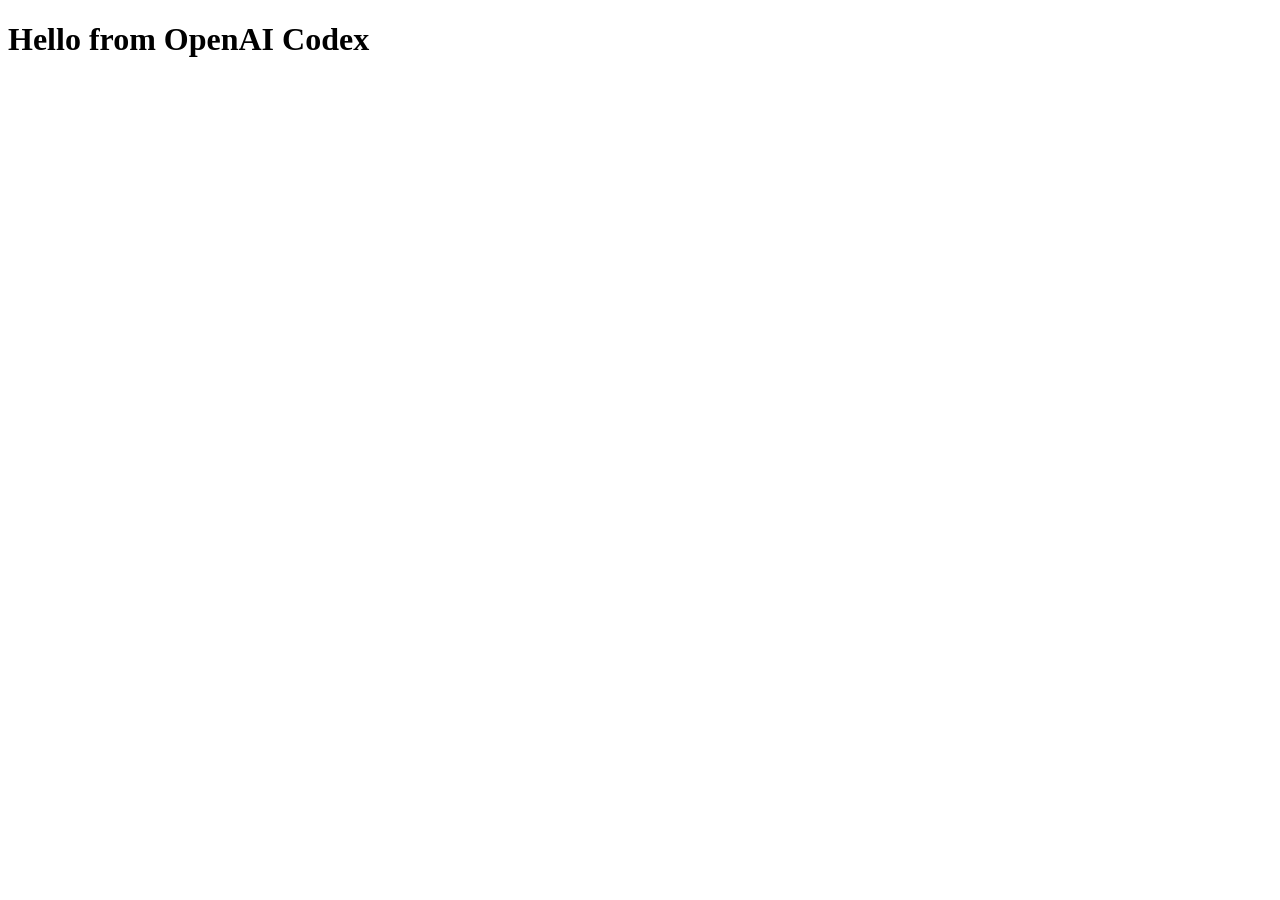
<file: index.html>
<!DOCTYPE html>
<html lang="en">
<head>
    <meta charset="UTF-8">
    <meta name="viewport" content="width=device-width, initial-scale=1.0">
    <title>Hello from OpenAI Codex</title>
</head>
<body>
    <h1>Hello from OpenAI Codex</h1>
</body>
</html>
</file>
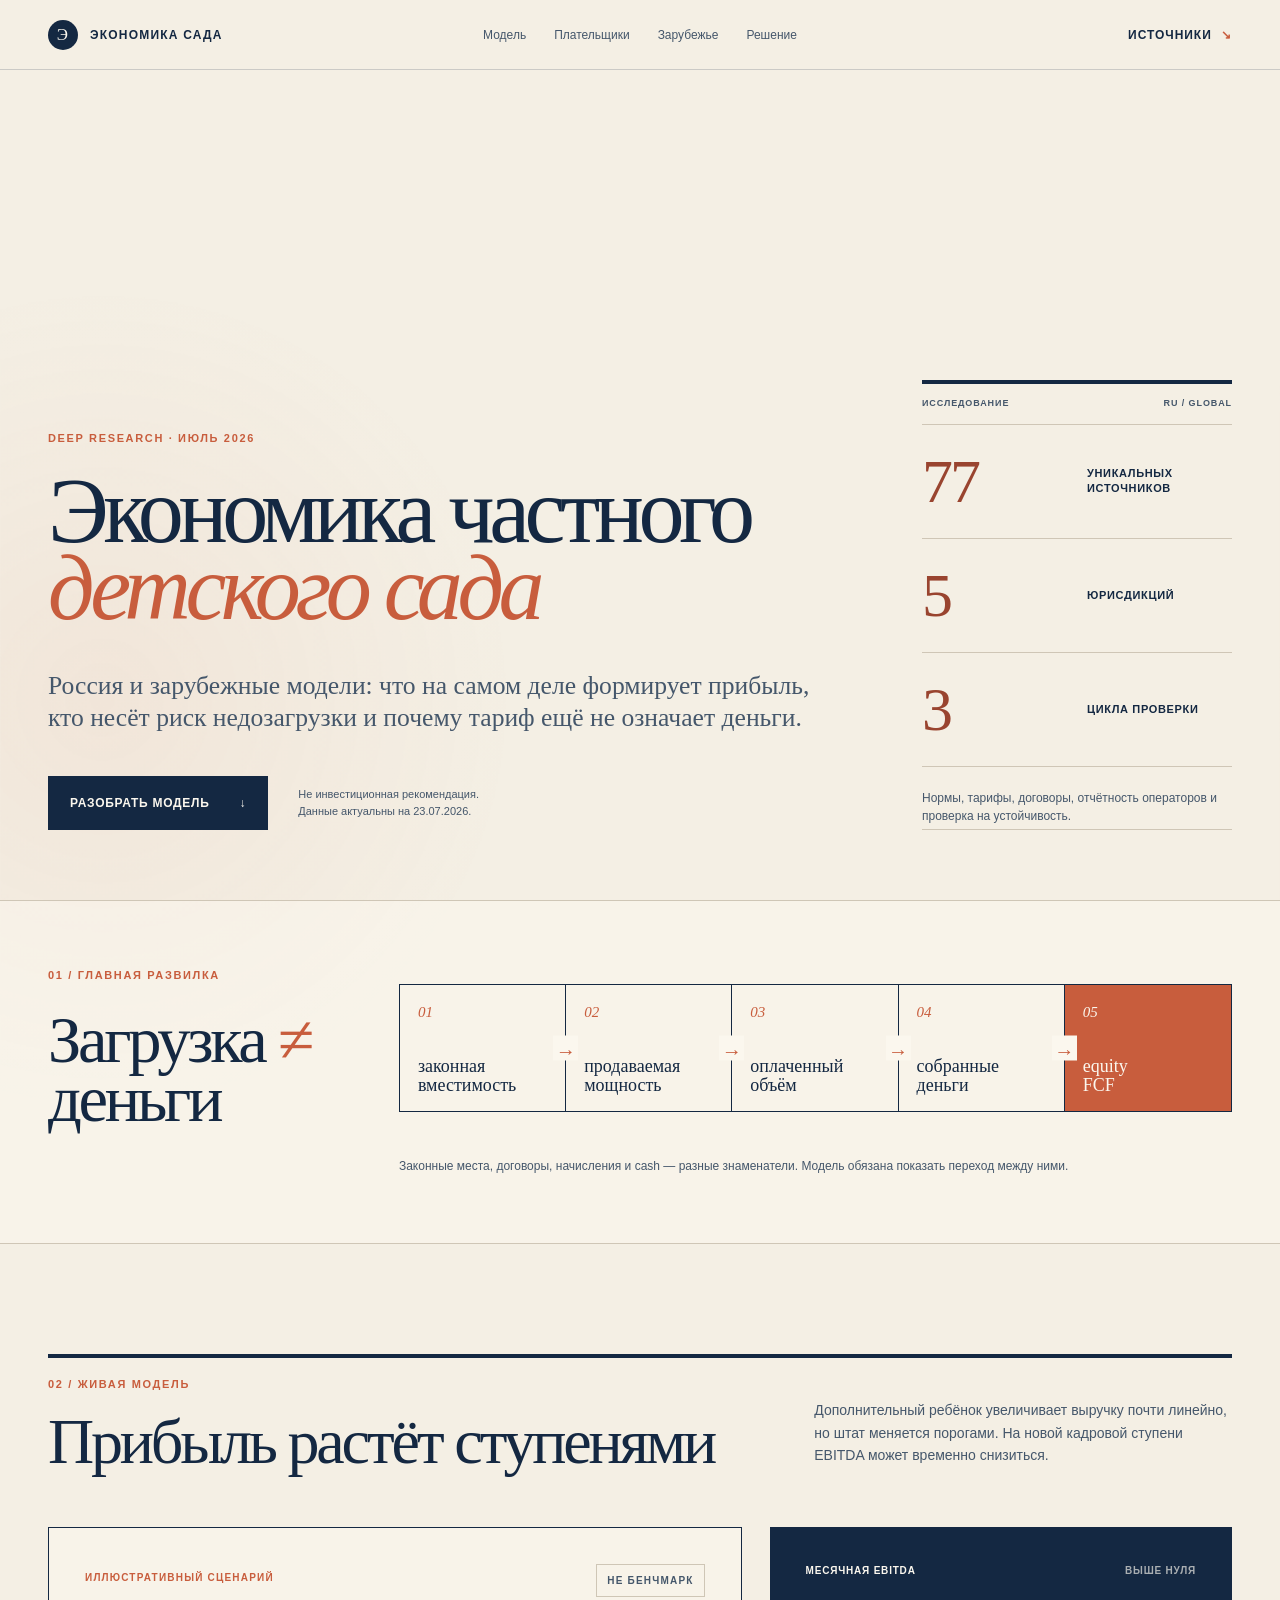
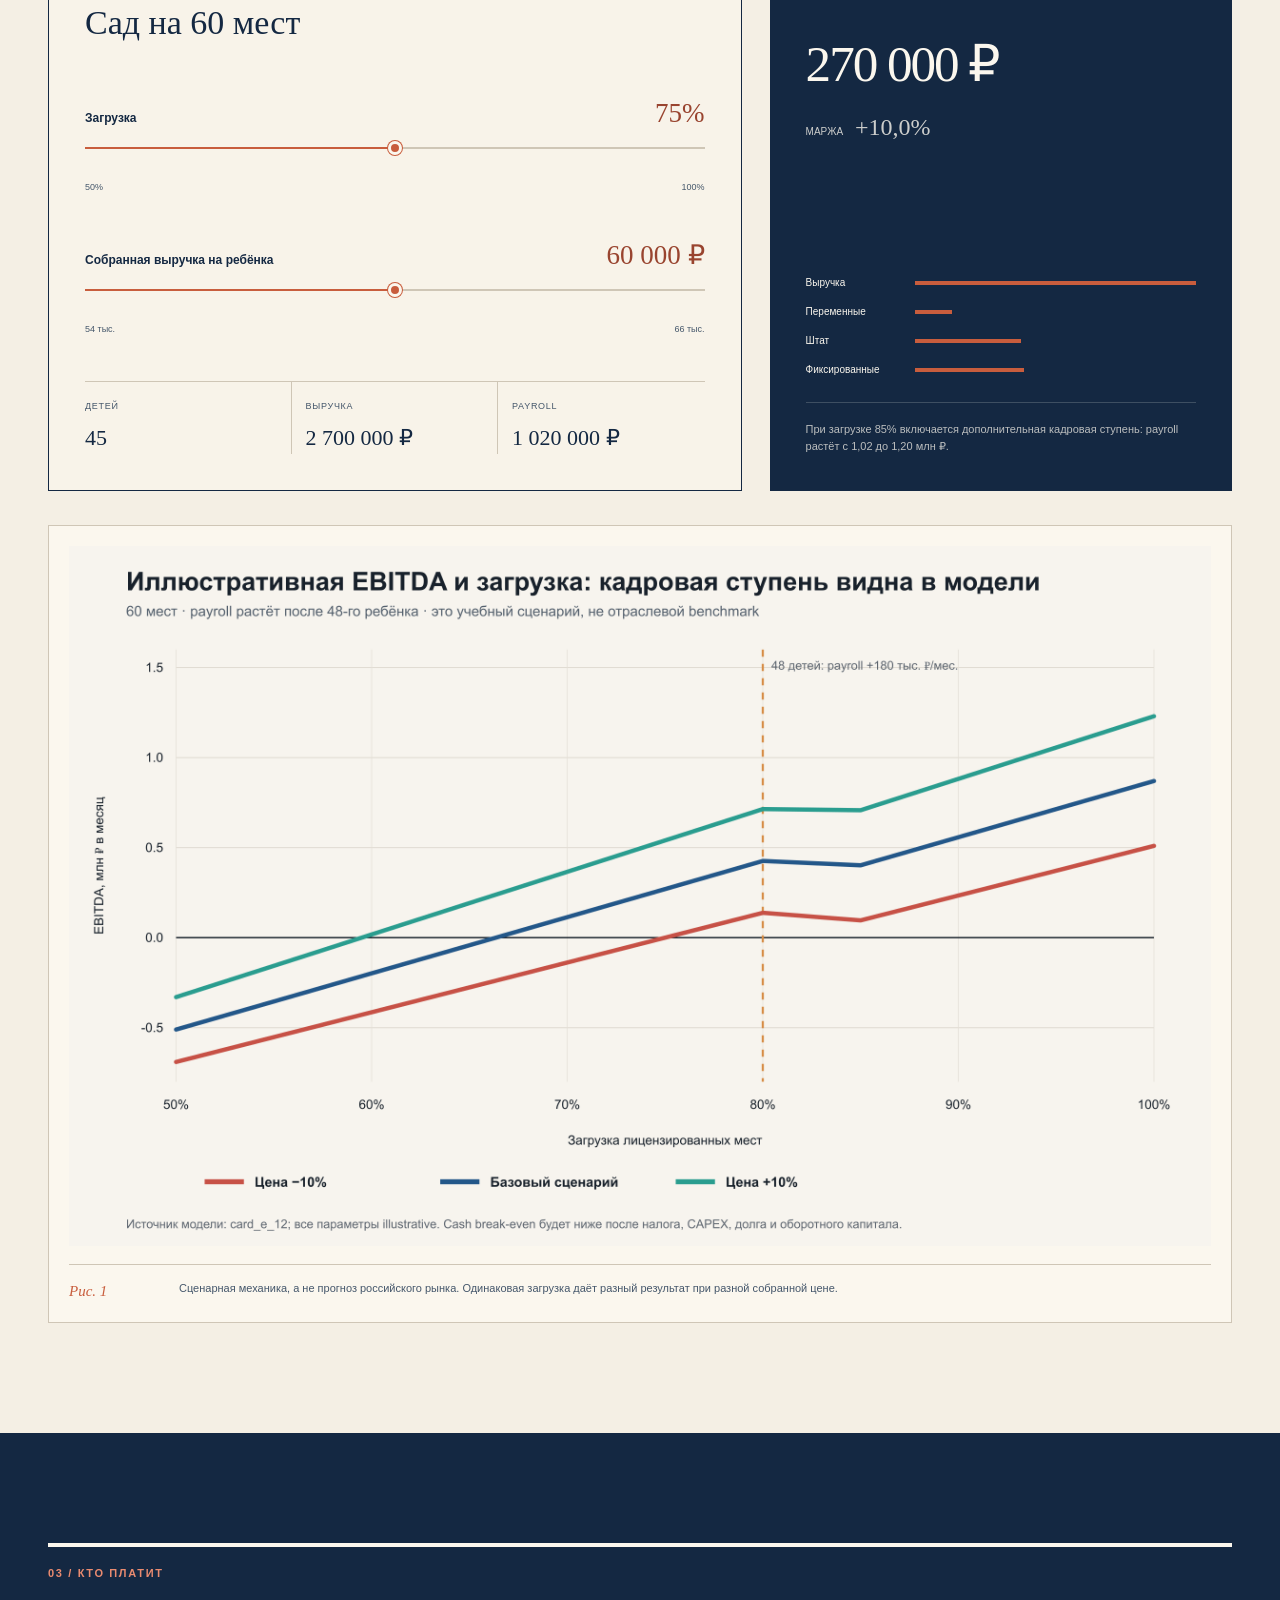
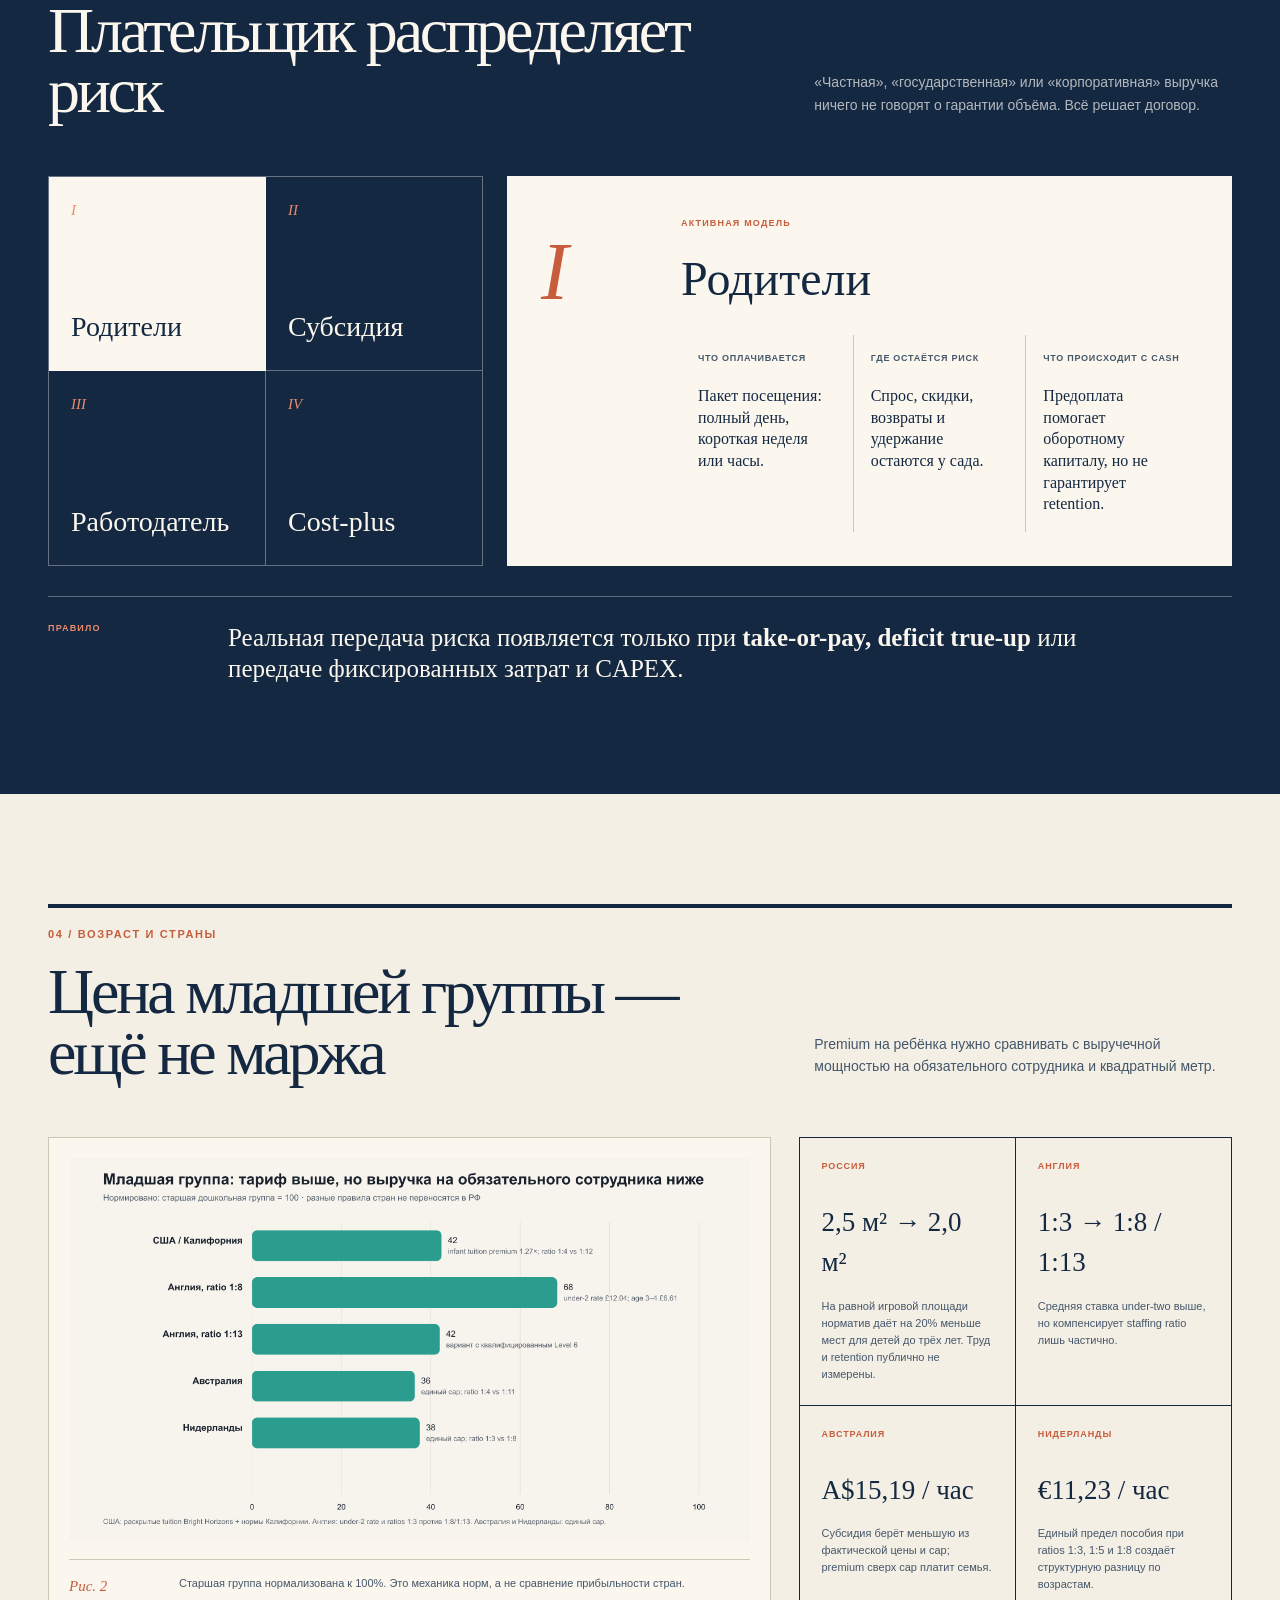
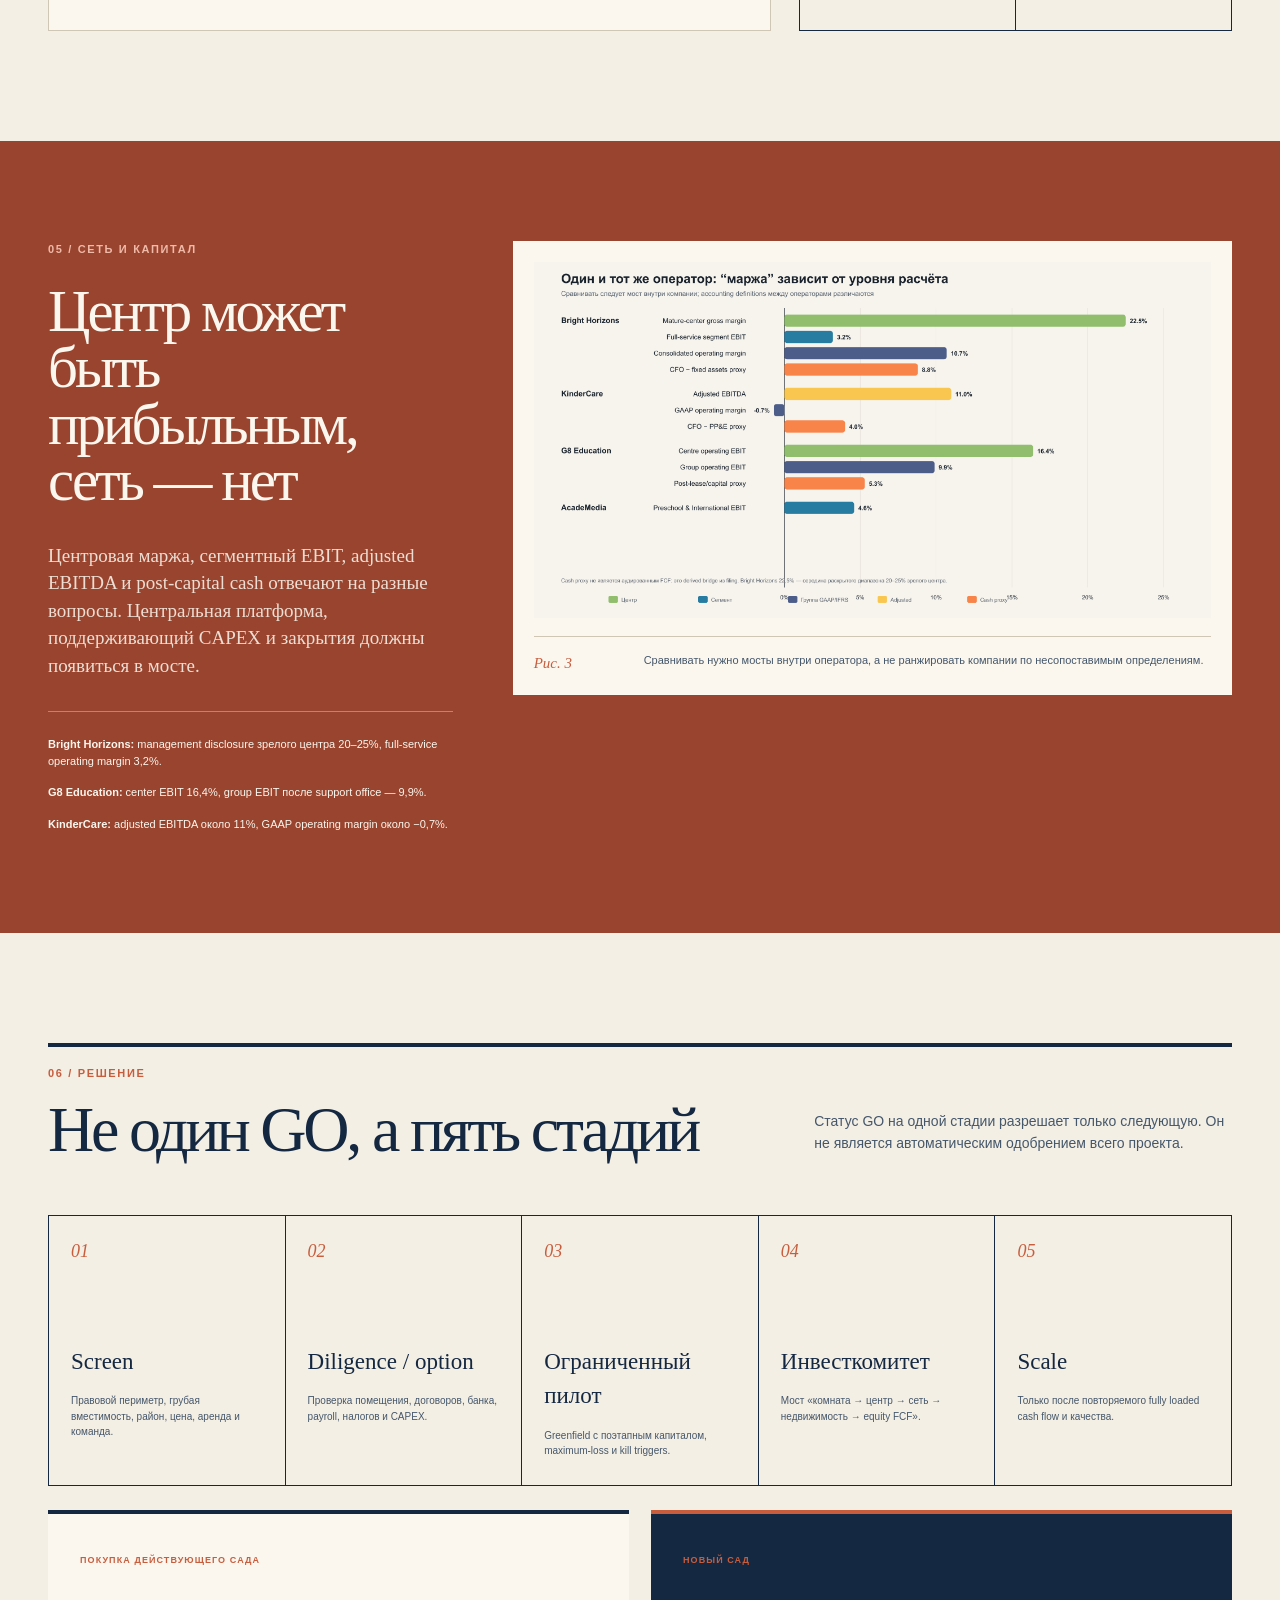
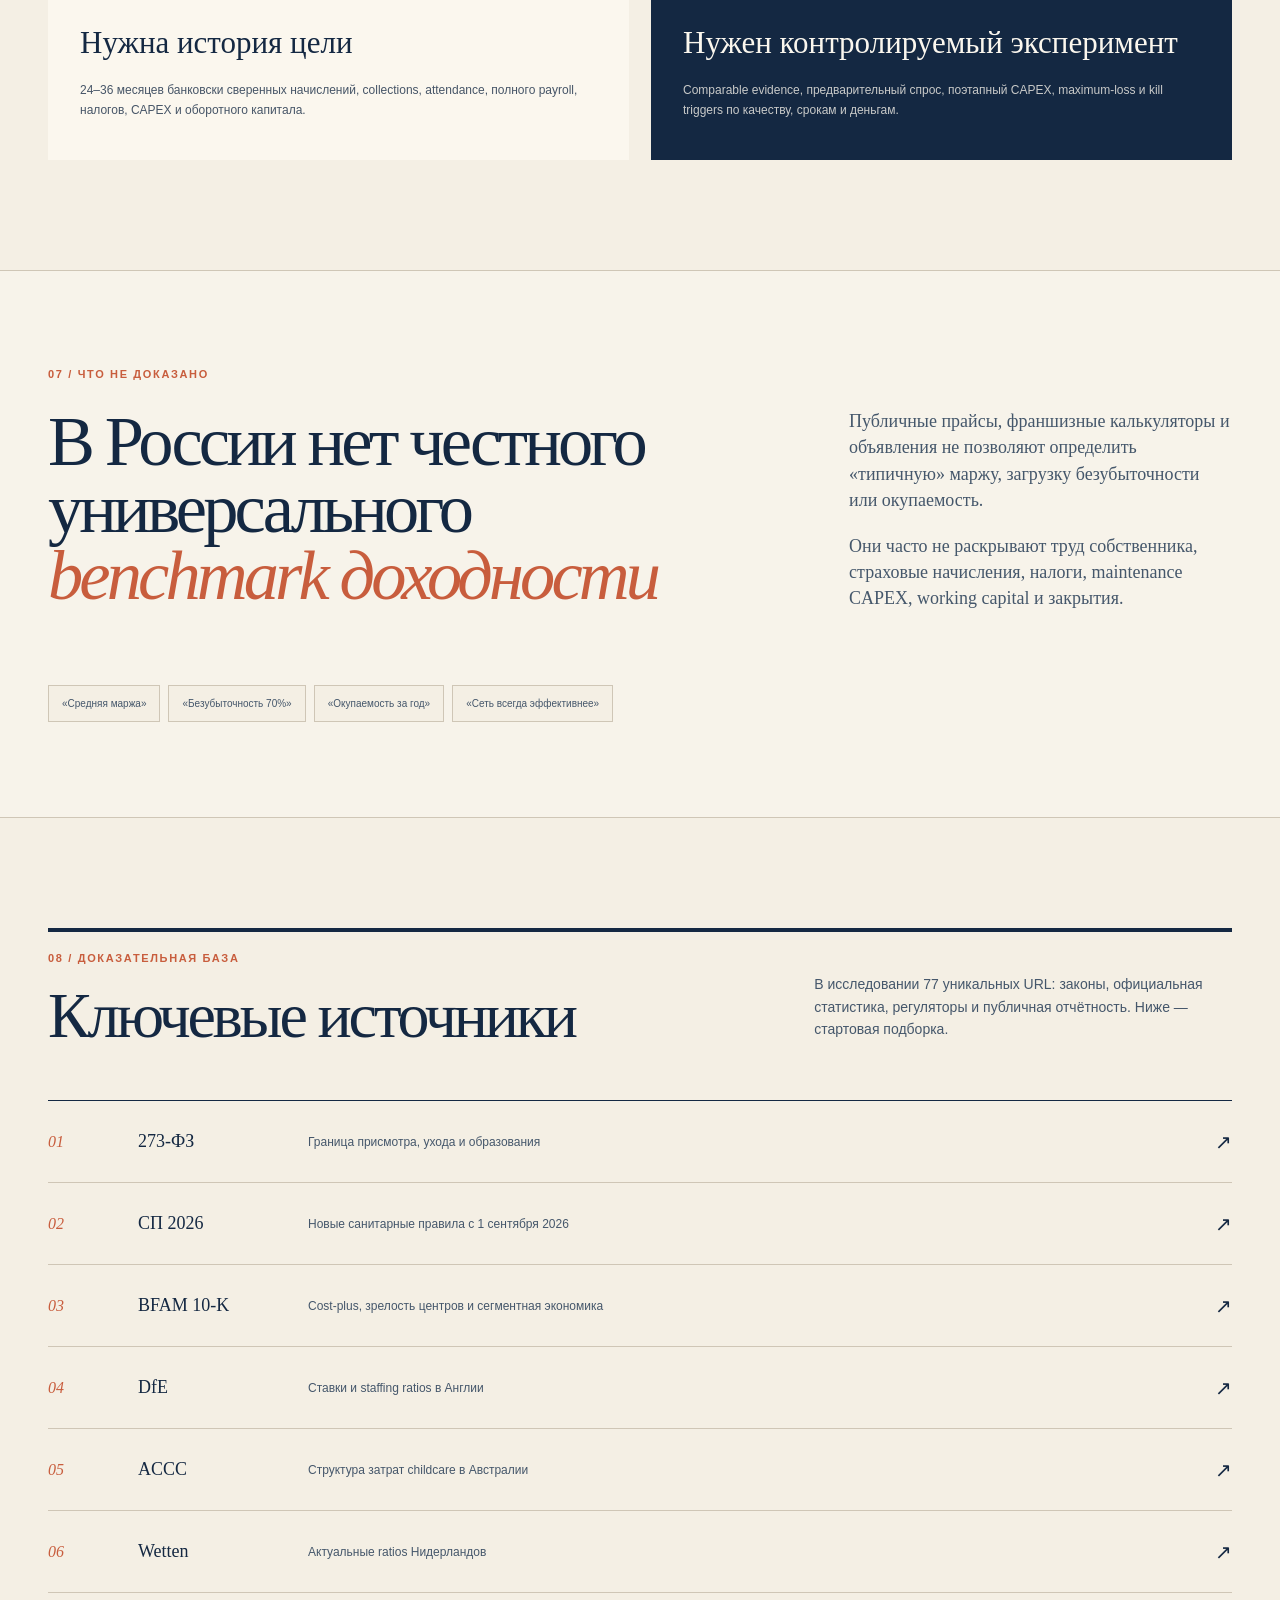
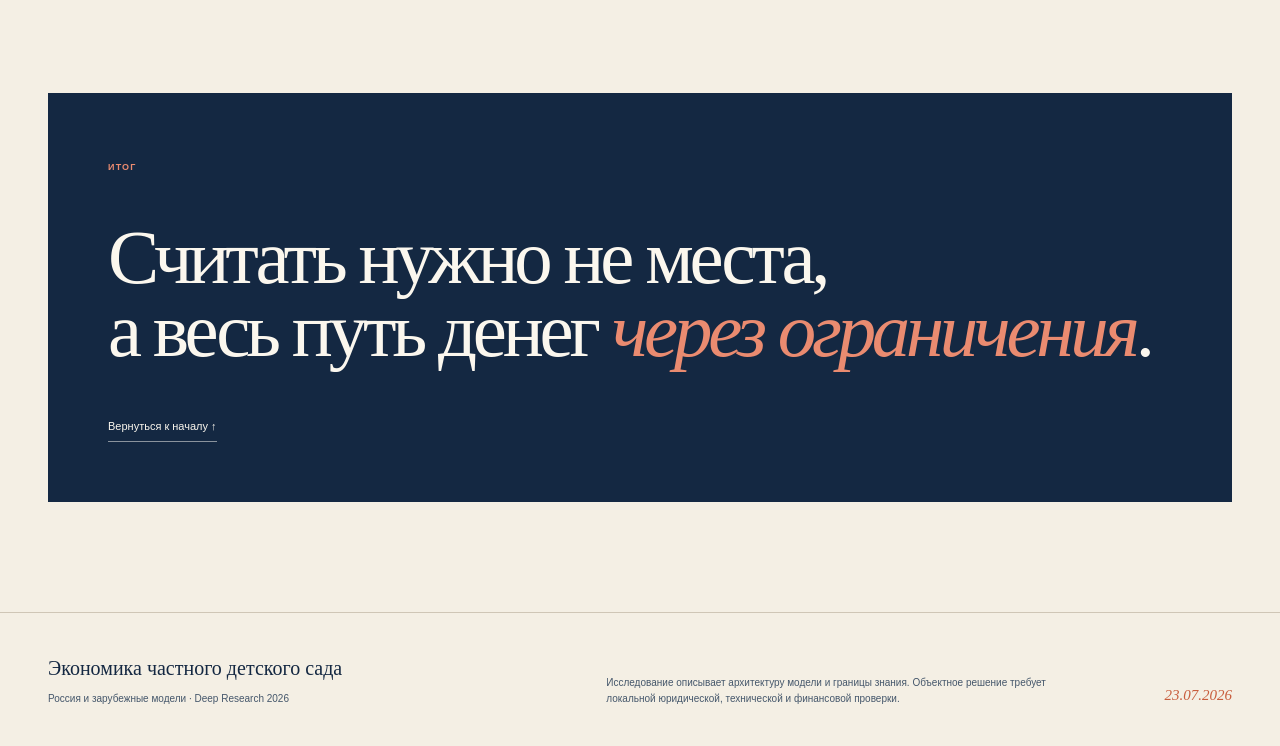
<file: commercial-kindergarten-economics/index.html>
<!DOCTYPE html><html lang="ru"><head><meta charSet="utf-8"/><meta name="viewport" content="width=device-width, initial-scale=1"/><link rel="stylesheet" href="styles.css"><title>Экономика частного детского сада — исследование</title><meta name="description" content="Как устроены финансовые модели коммерческих детских садов в России и за рубежом: загрузка, плательщики, персонал, сеть и капитал."/><meta property="og:title" content="Экономика частного детского сада"/><meta property="og:description" content="Россия и зарубежные модели: что реально формирует прибыль."/><meta property="og:type" content="website"/><meta property="og:locale" content="ru_RU"/><meta property="og:image" content="https://ironfelix.github.io/commercial-kindergarten-economics/og.png"/><meta property="og:image:width" content="1536"/><meta property="og:image:height" content="1024"/><meta property="og:image:alt" content="Экономика частного детского сада"/><meta name="twitter:card" content="summary_large_image"/><meta name="twitter:title" content="Экономика частного детского сада"/><meta name="twitter:description" content="Россия и зарубежные модели: что реально формирует прибыль."/><meta name="twitter:image" content="https://ironfelix.github.io/commercial-kindergarten-economics/og.png"/><link rel="icon" href="favicon.svg" type="image/svg+xml"><link rel="canonical" href="https://ironfelix.github.io/commercial-kindergarten-economics/"></head><body><main><header class="site-header"><a class="brand" href="#top" aria-label="К началу страницы"><span class="brand-mark">Э</span><span>Экономика сада</span></a><nav aria-label="Основная навигация"><a href="#model">Модель</a><a href="#payers">Плательщики</a><a href="#world">Зарубежье</a><a href="#decision">Решение</a></nav><a class="header-cta" href="#sources">Источники <span>↘</span></a></header><section class="hero page-shell" id="top"><div class="hero-copy"><p class="kicker">Deep research · июль 2026</p><h1>Экономика частного <em>детского сада</em></h1><p class="hero-subtitle">Россия и зарубежные модели: что на самом деле формирует прибыль, кто несёт риск недозагрузки и почему тариф ещё не означает деньги.</p><div class="hero-actions"><a class="primary-button" href="#model">Разобрать модель <span>↓</span></a><span class="hero-note">Не инвестиционная рекомендация.<br/>Данные актуальны на 23.07.2026.</span></div></div><aside class="hero-ledger" aria-label="Метрики исследования"><div class="ledger-top"><span>Исследование</span><span>RU / Global</span></div><div class="ledger-metric"><strong>77</strong><span>уникальных источников</span></div><div class="ledger-metric"><strong>5</strong><span>юрисдикций</span></div><div class="ledger-metric"><strong>3</strong><span>цикла проверки</span></div><p>Нормы, тарифы, договоры, отчётность операторов и проверка на устойчивость.</p></aside></section><section class="thesis-band"><div class="page-shell thesis-grid"><div class="thesis-title"><span class="section-index">01 / Главная развилка</span><h2>Загрузка <b>≠</b><br/>деньги</h2></div><div class="money-chain" aria-label="Цепочка формирования денег"><div class="chain-step "><span>01</span><strong>законная<br/>вместимость</strong><i>→</i></div><div class="chain-step "><span>02</span><strong>продаваемая<br/>мощность</strong><i>→</i></div><div class="chain-step "><span>03</span><strong>оплаченный<br/>объём</strong><i>→</i></div><div class="chain-step "><span>04</span><strong>собранные<br/>деньги</strong><i>→</i></div><div class="chain-step chain-final"><span>05</span><strong>equity<br/>FCF</strong></div></div><p class="chain-caption">Законные места, договоры, начисления и cash — разные знаменатели. Модель обязана показать переход между ними.</p></div></section><section class="section page-shell" id="model"><div class="section-heading"><div><span class="section-index">02 / Живая модель</span><h2>Прибыль растёт ступенями</h2></div><p>Дополнительный ребёнок увеличивает выручку почти линейно, но штат меняется порогами. На новой кадровой ступени EBITDA может временно снизиться.</p></div><div class="model-grid"><div class="calculator"><div class="calculator-head"><div><span>Иллюстративный сценарий</span><h3>Сад на 60 мест</h3></div><span class="scenario-badge">не бенчмарк</span></div><label class="control"><span>Загрузка<strong>75%</strong></span><input type="range" min="50" max="100" step="5" aria-label="Загрузка сада" value="75"/><i style="width:50%"></i><small><span>50%</span><span>100%</span></small></label><label class="control"><span>Собранная выручка на ребёнка<strong>60 000 ₽</strong></span><input type="range" min="54000" max="66000" step="1000" aria-label="Собранная выручка на ребёнка" value="60000"/><i style="width:50%"></i><small><span>54 тыс.</span><span>66 тыс.</span></small></label><div class="model-output"><div><span>Детей</span><strong>45</strong></div><div><span>Выручка</span><strong>2 700 000 ₽</strong></div><div><span>Payroll</span><strong>1 020 000 ₽</strong></div></div></div><div class="result-card "><div class="result-label"><span>Месячная EBITDA</span><span>выше нуля</span></div><strong>270 000 ₽</strong><div class="result-margin"><span>маржа</span><b>+10,0%</b></div><div class="result-waterfall"><div><span>Выручка</span><i style="width:100%"></i></div><div><span>Переменные</span><i style="width:13.333333333333334%"></i></div><div><span>Штат</span><i style="width:37.77777777777778%"></i></div><div><span>Фиксированные</span><i style="width:38.88888888888889%"></i></div></div><p>При загрузке 85% включается дополнительная кадровая ступень: payroll растёт с 1,02 до 1,20 млн ₽.</p></div></div><figure class="research-figure"><img src="figures/illustrative-ebitda.png" alt="Иллюстративная зависимость EBITDA от загрузки в трёх сценариях"/><figcaption><span>Рис. 1</span><p>Сценарная механика, а не прогноз российского рынка. Одинаковая загрузка даёт разный результат при разной собранной цене.</p></figcaption></figure></section><section class="section payer-section" id="payers"><div class="page-shell"><div class="section-heading inverse"><div><span class="section-index">03 / Кто платит</span><h2>Плательщик распределяет риск</h2></div><p>«Частная», «государственная» или «корпоративная» выручка ничего не говорят о гарантии объёма. Всё решает договор.</p></div><div class="payer-layout"><div class="payer-tabs" role="tablist" aria-label="Модели плательщика"><button role="tab" aria-selected="true" class="active"><span>I</span><strong>Родители</strong></button><button role="tab" aria-selected="false" class=""><span>II</span><strong>Субсидия</strong></button><button role="tab" aria-selected="false" class=""><span>III</span><strong>Работодатель</strong></button><button role="tab" aria-selected="false" class=""><span>IV</span><strong>Cost-plus</strong></button></div><div class="payer-detail terracotta" role="tabpanel"><span class="payer-number">I</span><div><p class="detail-eyebrow">Активная модель</p><h3>Родители</h3></div><dl><div><dt>Что оплачивается</dt><dd>Пакет посещения: полный день, короткая неделя или часы.</dd></div><div><dt>Где остаётся риск</dt><dd>Спрос, скидки, возвраты и удержание остаются у сада.</dd></div><div><dt>Что происходит с cash</dt><dd>Предоплата помогает оборотному капиталу, но не гарантирует retention.</dd></div></dl></div></div><div class="contract-rule"><span>Правило</span><p>Реальная передача риска появляется только при <strong>take-or-pay, deficit true-up</strong> или передаче фиксированных затрат и CAPEX.</p></div></div></section><section class="section page-shell" id="world"><div class="section-heading"><div><span class="section-index">04 / Возраст и страны</span><h2>Цена младшей группы — ещё не маржа</h2></div><p>Premium на ребёнка нужно сравнивать с выручечной мощностью на обязательного сотрудника и квадратный метр.</p></div><div class="age-grid"><figure class="research-figure compact"><img src="figures/age-capacity.png" alt="Относительная выручечная мощность младших групп в пяти юрисдикциях"/><figcaption><span>Рис. 2</span><p>Старшая группа нормализована к 100%. Это механика норм, а не сравнение прибыльности стран.</p></figcaption></figure><div class="country-notes"><article><span>Россия</span><strong>2,5 м² → 2,0 м²</strong><p>На равной игровой площади норматив даёт на 20% меньше мест для детей до трёх лет. Труд и retention публично не измерены.</p></article><article><span>Англия</span><strong>1:3 → 1:8 / 1:13</strong><p>Средняя ставка under-two выше, но компенсирует staffing ratio лишь частично.</p></article><article><span>Австралия</span><strong>A$15,19 / час</strong><p>Субсидия берёт меньшую из фактической цены и cap; premium сверх cap платит семья.</p></article><article><span>Нидерланды</span><strong>€11,23 / час</strong><p>Единый предел пособия при ratios 1:3, 1:5 и 1:8 создаёт структурную разницу по возрастам.</p></article></div></div></section><section class="operator-section"><div class="page-shell operator-grid"><div class="operator-copy"><span class="section-index">05 / Сеть и капитал</span><h2>Центр может быть прибыльным, сеть — нет</h2><p>Центровая маржа, сегментный EBIT, adjusted EBITDA и post-capital cash отвечают на разные вопросы. Центральная платформа, поддерживающий CAPEX и закрытия должны появиться в мосте.</p><ul><li><strong>Bright Horizons:</strong> management disclosure зрелого центра 20–25%, full-service operating margin 3,2%.</li><li><strong>G8 Education:</strong> center EBIT 16,4%, group EBIT после support office — 9,9%.</li><li><strong>KinderCare:</strong> adjusted EBITDA около 11%, GAAP operating margin около −0,7%.</li></ul></div><figure class="research-figure dark-figure"><img src="figures/operator-margins.png" alt="Разные уровни маржинальности публичных операторов детских садов"/><figcaption><span>Рис. 3</span><p>Сравнивать нужно мосты внутри оператора, а не ранжировать компании по несопоставимым определениям.</p></figcaption></figure></div></section><section class="section page-shell" id="decision"><div class="section-heading"><div><span class="section-index">06 / Решение</span><h2>Не один GO, а пять стадий</h2></div><p>Статус GO на одной стадии разрешает только следующую. Он не является автоматическим одобрением всего проекта.</p></div><div class="stage-list"><article><span>01</span><h3>Screen</h3><p>Правовой периметр, грубая вместимость, район, цена, аренда и команда.</p></article><article><span>02</span><h3>Diligence / option</h3><p>Проверка помещения, договоров, банка, payroll, налогов и CAPEX.</p></article><article><span>03</span><h3>Ограниченный пилот</h3><p>Greenfield с поэтапным капиталом, maximum-loss и kill triggers.</p></article><article><span>04</span><h3>Инвесткомитет</h3><p>Мост «комната → центр → сеть → недвижимость → equity FCF».</p></article><article><span>05</span><h3>Scale</h3><p>Только после повторяемого fully loaded cash flow и качества.</p></article></div><div class="decision-split"><article><span>Покупка действующего сада</span><h3>Нужна история цели</h3><p>24–36 месяцев банковски сверенных начислений, collections, attendance, полного payroll, налогов, CAPEX и оборотного капитала.</p></article><article><span>Новый сад</span><h3>Нужен контролируемый эксперимент</h3><p>Comparable evidence, предварительный спрос, поэтапный CAPEX, maximum-loss и kill triggers по качеству, срокам и деньгам.</p></article></div></section><section class="myths-section"><div class="page-shell"><span class="section-index">07 / Что не доказано</span><div class="myths-grid"><h2>В России нет честного универсального <em>benchmark доходности</em></h2><div><p>Публичные прайсы, франшизные калькуляторы и объявления не позволяют определить «типичную» маржу, загрузку безубыточности или окупаемость.</p><p>Они часто не раскрывают труд собственника, страховые начисления, налоги, maintenance CAPEX, working capital и закрытия.</p></div></div><div class="myth-tags" aria-label="Недоказанные универсальные показатели"><span>«Средняя маржа»</span><span>«Безубыточность 70%»</span><span>«Окупаемость за год»</span><span>«Сеть всегда эффективнее»</span></div></div></section><section class="section page-shell" id="sources"><div class="section-heading"><div><span class="section-index">08 / Доказательная база</span><h2>Ключевые источники</h2></div><p>В исследовании 77 уникальных URL: законы, официальная статистика, регуляторы и публичная отчётность. Ниже — стартовая подборка.</p></div><div class="source-list"><a href="https://www.consultant.ru/document/cons_doc_LAW_140174/b819c620a8c698de35861ad4c9d9696ee0c3ee7a/" target="_blank" rel="noreferrer"><span>01</span><b>273-ФЗ</b><p>Граница присмотра, ухода и образования</p><i>↗</i></a><a href="https://rg.ru/documents/2026/06/03/rospotrebnadzor-post19-site-dok.html" target="_blank" rel="noreferrer"><span>02</span><b>СП 2026</b><p>Новые санитарные правила с 1 сентября 2026</p><i>↗</i></a><a href="https://www.sec.gov/Archives/edgar/data/1437578/000143757826000006/bfam-20251231.htm" target="_blank" rel="noreferrer"><span>03</span><b>BFAM 10-K</b><p>Cost-plus, зрелость центров и сегментная экономика</p><i>↗</i></a><a href="https://www.gov.uk/government/publications/early-years-funding-2026-to-2027/2026-to-2027-early-years-national-funding-formulae-technical-note" target="_blank" rel="noreferrer"><span>04</span><b>DfE</b><p>Ставки и staffing ratios в Англии</p><i>↗</i></a><a href="https://www.accc.gov.au/system/files/childcare-inquiry-final%20report-december-2023_0.pdf" target="_blank" rel="noreferrer"><span>05</span><b>ACCC</b><p>Структура затрат childcare в Австралии</p><i>↗</i></a><a href="https://wetten.overheid.nl/BWBR0039936/2026-07-01" target="_blank" rel="noreferrer"><span>06</span><b>Wetten</b><p>Актуальные ratios Нидерландов</p><i>↗</i></a></div><div class="final-takeaway"><span>Итог</span><h2>Считать нужно не места,<br/>а весь путь денег <em>через ограничения</em>.</h2><a href="#top">Вернуться к началу ↑</a></div></section><footer><div class="page-shell footer-grid"><div><strong>Экономика частного детского сада</strong><p>Россия и зарубежные модели · Deep Research 2026</p></div><p>Исследование описывает архитектуру модели и границы знания. Объектное решение требует локальной юридической, технической и финансовой проверки.</p><span>23.07.2026</span></div></footer></main><script src="app.js" defer></script></body></html>
</file>
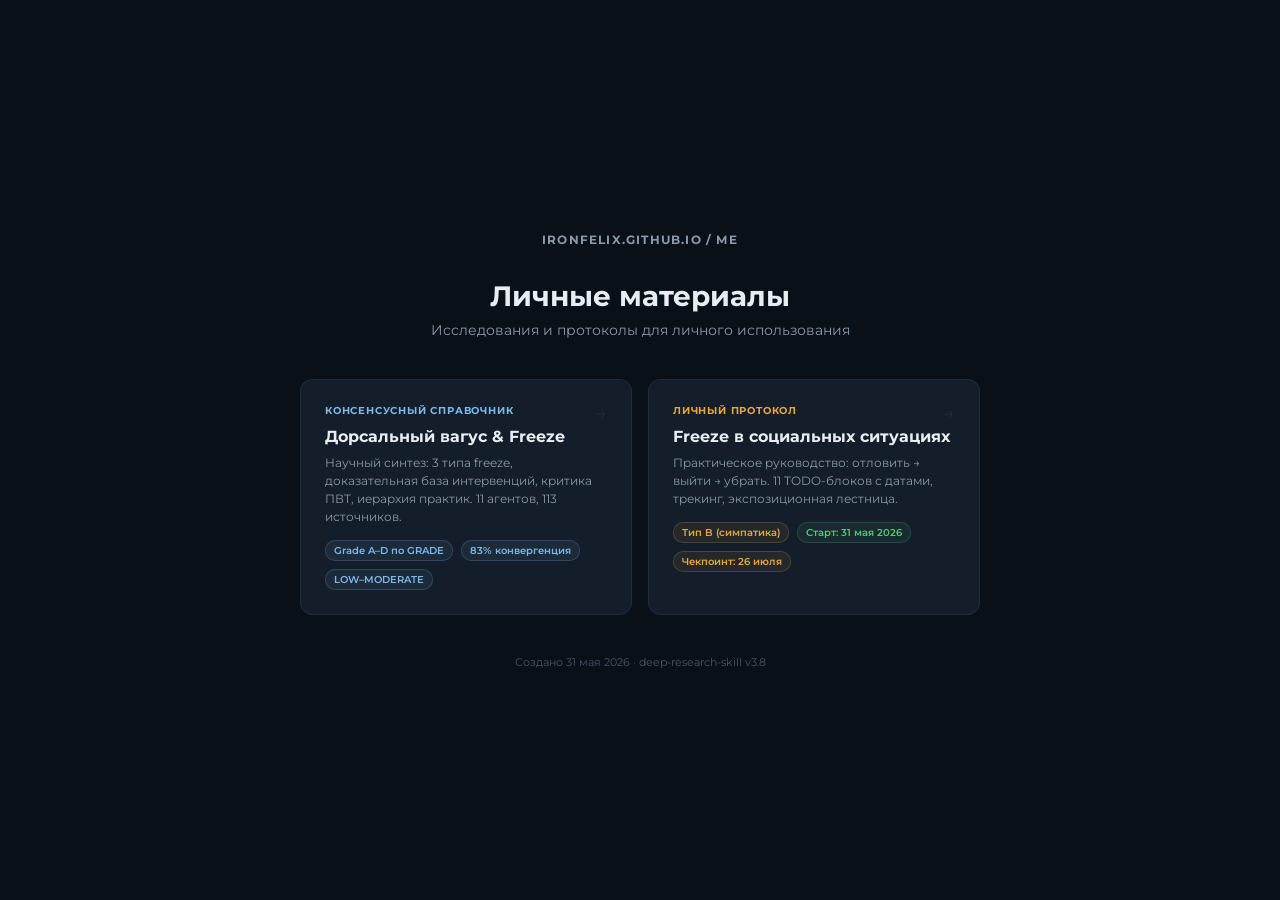
<file: me/index.html>
<!DOCTYPE html>
<html lang="ru">
<head>
<meta charset="UTF-8">
<meta name="viewport" content="width=device-width, initial-scale=1.0">
<title>Иван — Личные материалы</title>
<link href="https://fonts.googleapis.com/css2?family=Montserrat:wght@400;500;600;700&display=swap" rel="stylesheet">
<style>
  *{box-sizing:border-box;margin:0;padding:0}
  body{font-family:'Montserrat',sans-serif;background:#0a1018;color:#e8edf2;min-height:100vh;display:flex;flex-direction:column;align-items:center;justify-content:center;padding:32px 24px}
  .logo{font-size:12px;font-weight:700;letter-spacing:0.1em;text-transform:uppercase;color:#8899aa;margin-bottom:32px}
  h1{font-size:28px;font-weight:700;margin-bottom:8px;text-align:center}
  .sub{font-size:14px;color:#8899aa;text-align:center;margin-bottom:40px}
  .cards{display:grid;grid-template-columns:repeat(auto-fit,minmax(280px,1fr));gap:16px;width:100%;max-width:680px}
  .card{background:#141e2b;border:1px solid #1e2d3d;border-radius:12px;padding:24px;text-decoration:none;color:inherit;transition:all 0.2s;display:block}
  .card:hover{border-color:#e8a838;transform:translateY(-2px)}
  .card-label{font-size:10px;font-weight:700;text-transform:uppercase;letter-spacing:0.08em;margin-bottom:10px}
  .card-label.research{color:#7db8e8}
  .card-label.protocol{color:#e8a838}
  .card-title{font-size:16px;font-weight:700;margin-bottom:8px}
  .card-desc{font-size:12px;color:#8899aa;line-height:1.5}
  .card-meta{display:flex;gap:8px;margin-top:14px;flex-wrap:wrap}
  .chip{font-size:10px;font-weight:600;padding:3px 8px;border-radius:10px;border:1px solid}
  .chip-b{background:rgba(125,184,232,0.08);border-color:rgba(125,184,232,0.2);color:#7db8e8}
  .chip-o{background:rgba(232,168,56,0.08);border-color:rgba(232,168,56,0.2);color:#e8a838}
  .chip-g{background:rgba(78,203,113,0.08);border-color:rgba(78,203,113,0.2);color:#4ecb71}
  .arrow{float:right;color:#1e2d3d;font-size:18px;margin-top:-2px}
  .card:hover .arrow{color:#e8a838}
  .footer{margin-top:40px;font-size:11px;color:#4a5568;text-align:center}
</style>
</head>
<body>
  <div class="logo">ironfelix.github.io / me</div>
  <h1>Личные материалы</h1>
  <p class="sub">Исследования и протоколы для личного использования</p>

  <div class="cards">
    <a href="freeze-research.html" class="card">
      <div class="arrow">→</div>
      <div class="card-label research">Консенсусный справочник</div>
      <div class="card-title">Дорсальный вагус & Freeze</div>
      <div class="card-desc">Научный синтез: 3 типа freeze, доказательная база интервенций, критика ПВТ, иерархия практик. 11 агентов, 113 источников.</div>
      <div class="card-meta">
        <span class="chip chip-b">Grade A–D по GRADE</span>
        <span class="chip chip-b">83% конвергенция</span>
        <span class="chip chip-b">LOW–MODERATE</span>
      </div>
    </a>

    <a href="freeze-protocol.html" class="card">
      <div class="arrow">→</div>
      <div class="card-label protocol">Личный протокол</div>
      <div class="card-title">Freeze в социальных ситуациях</div>
      <div class="card-desc">Практическое руководство: отловить → выйти → убрать. 11 TODO-блоков с датами, трекинг, экспозиционная лестница.</div>
      <div class="card-meta">
        <span class="chip chip-o">Тип B (симпатика)</span>
        <span class="chip chip-g">Старт: 31 мая 2026</span>
        <span class="chip chip-o">Чекпоинт: 26 июля</span>
      </div>
    </a>
  </div>

  <div class="footer">Создано 31 мая 2026 · deep-research-skill v3.8</div>
</body>
</html>
</file>
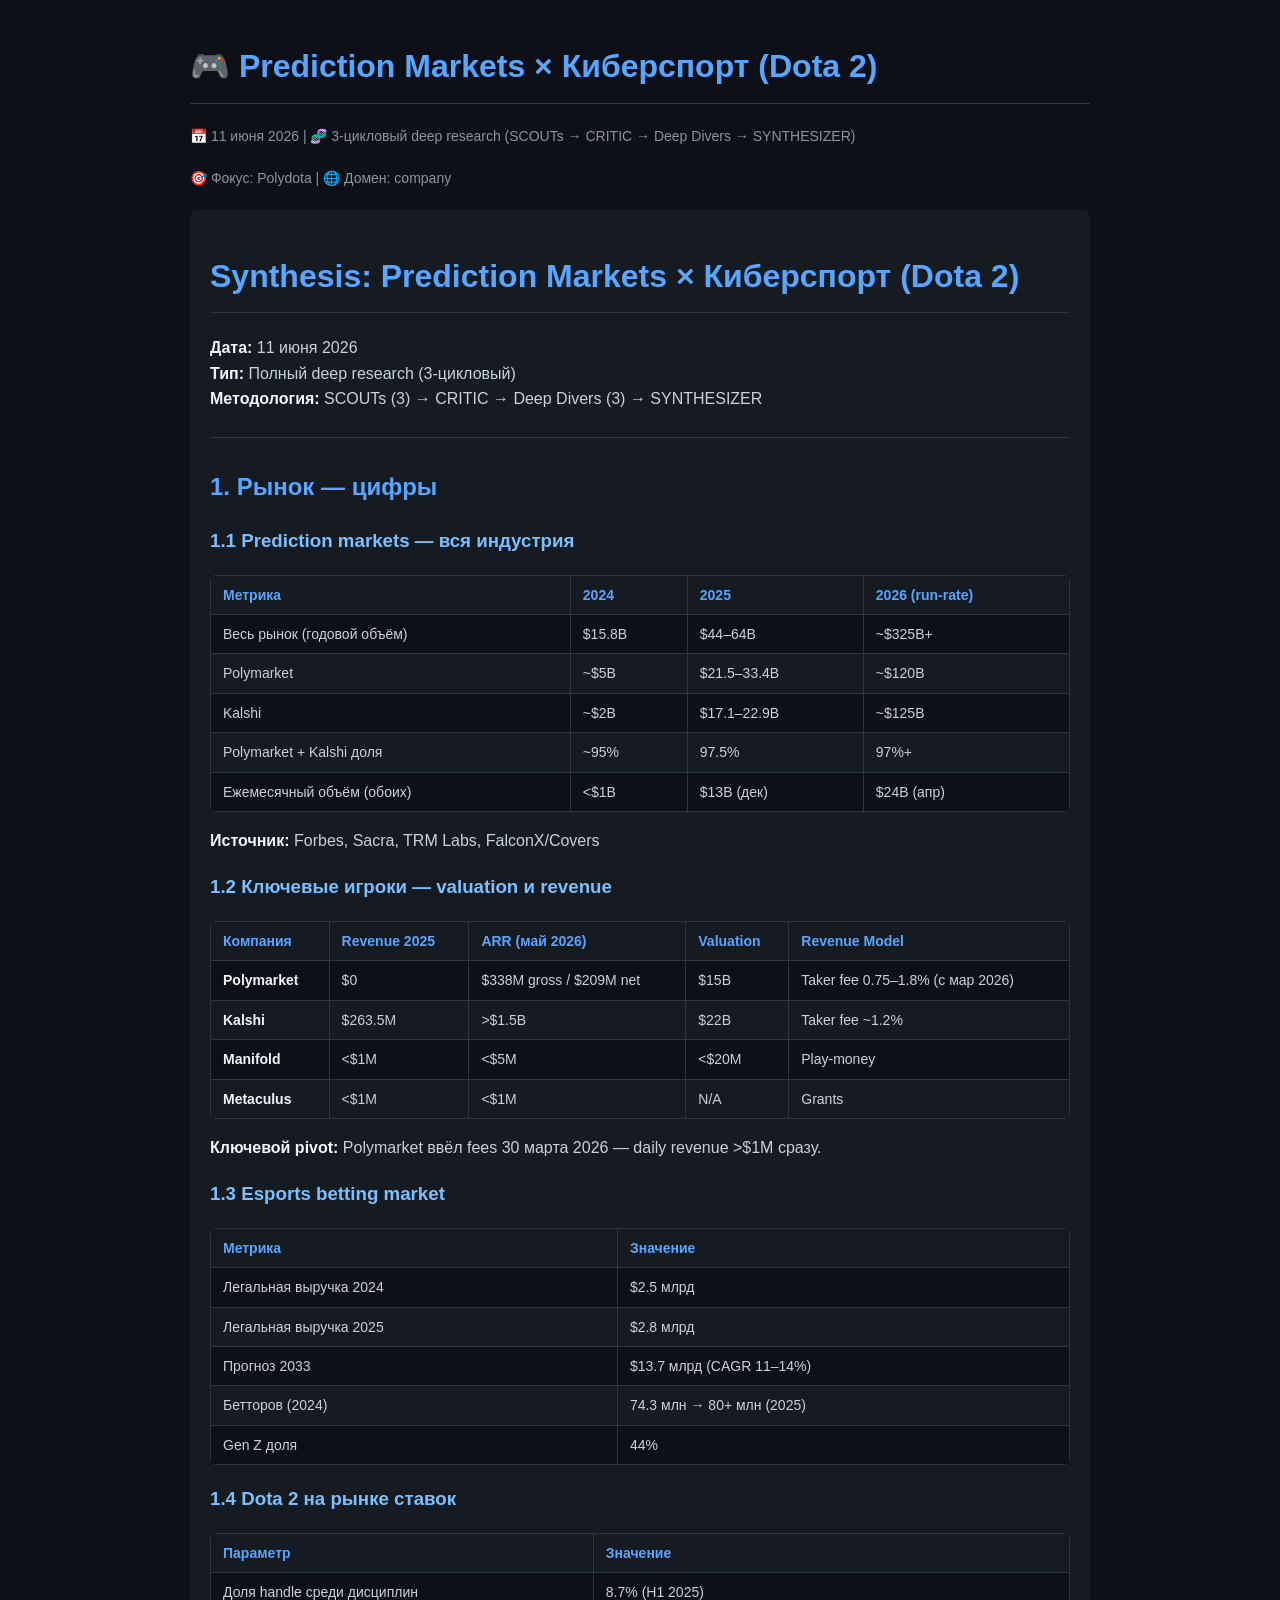
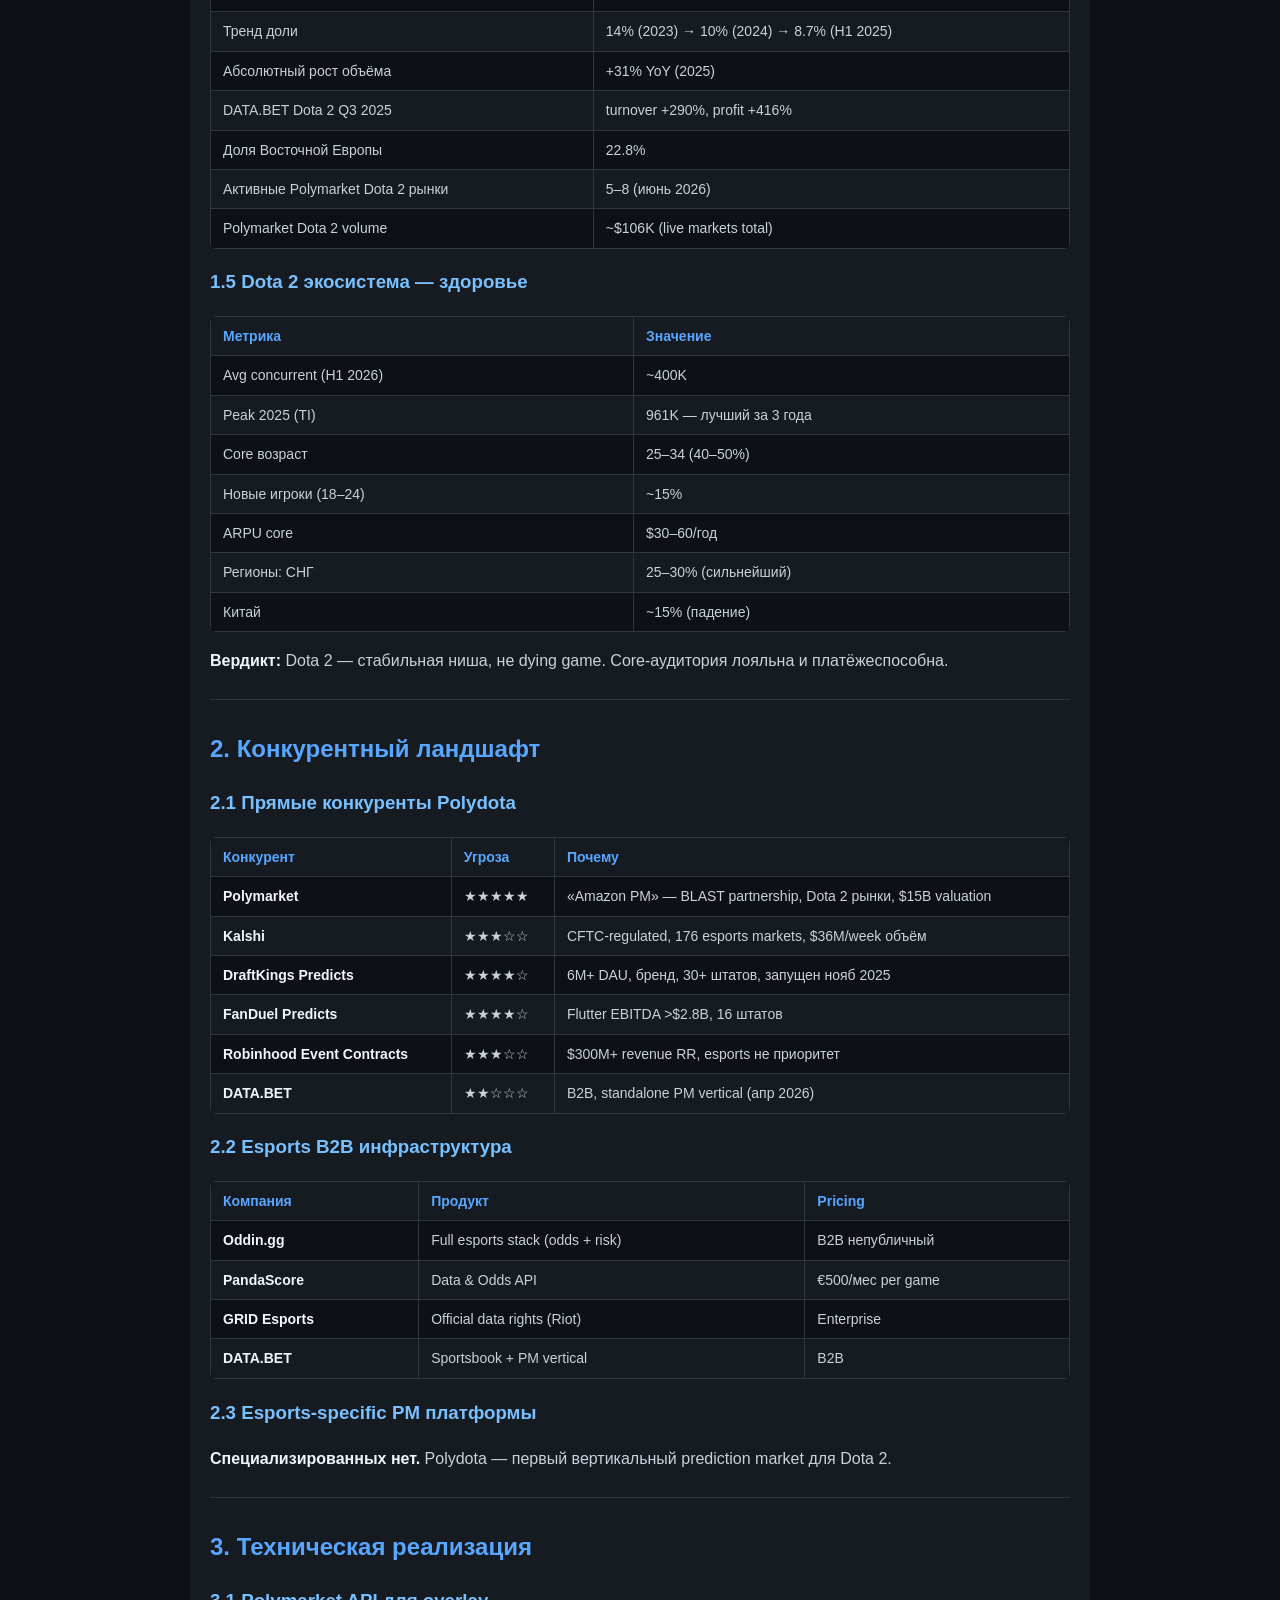
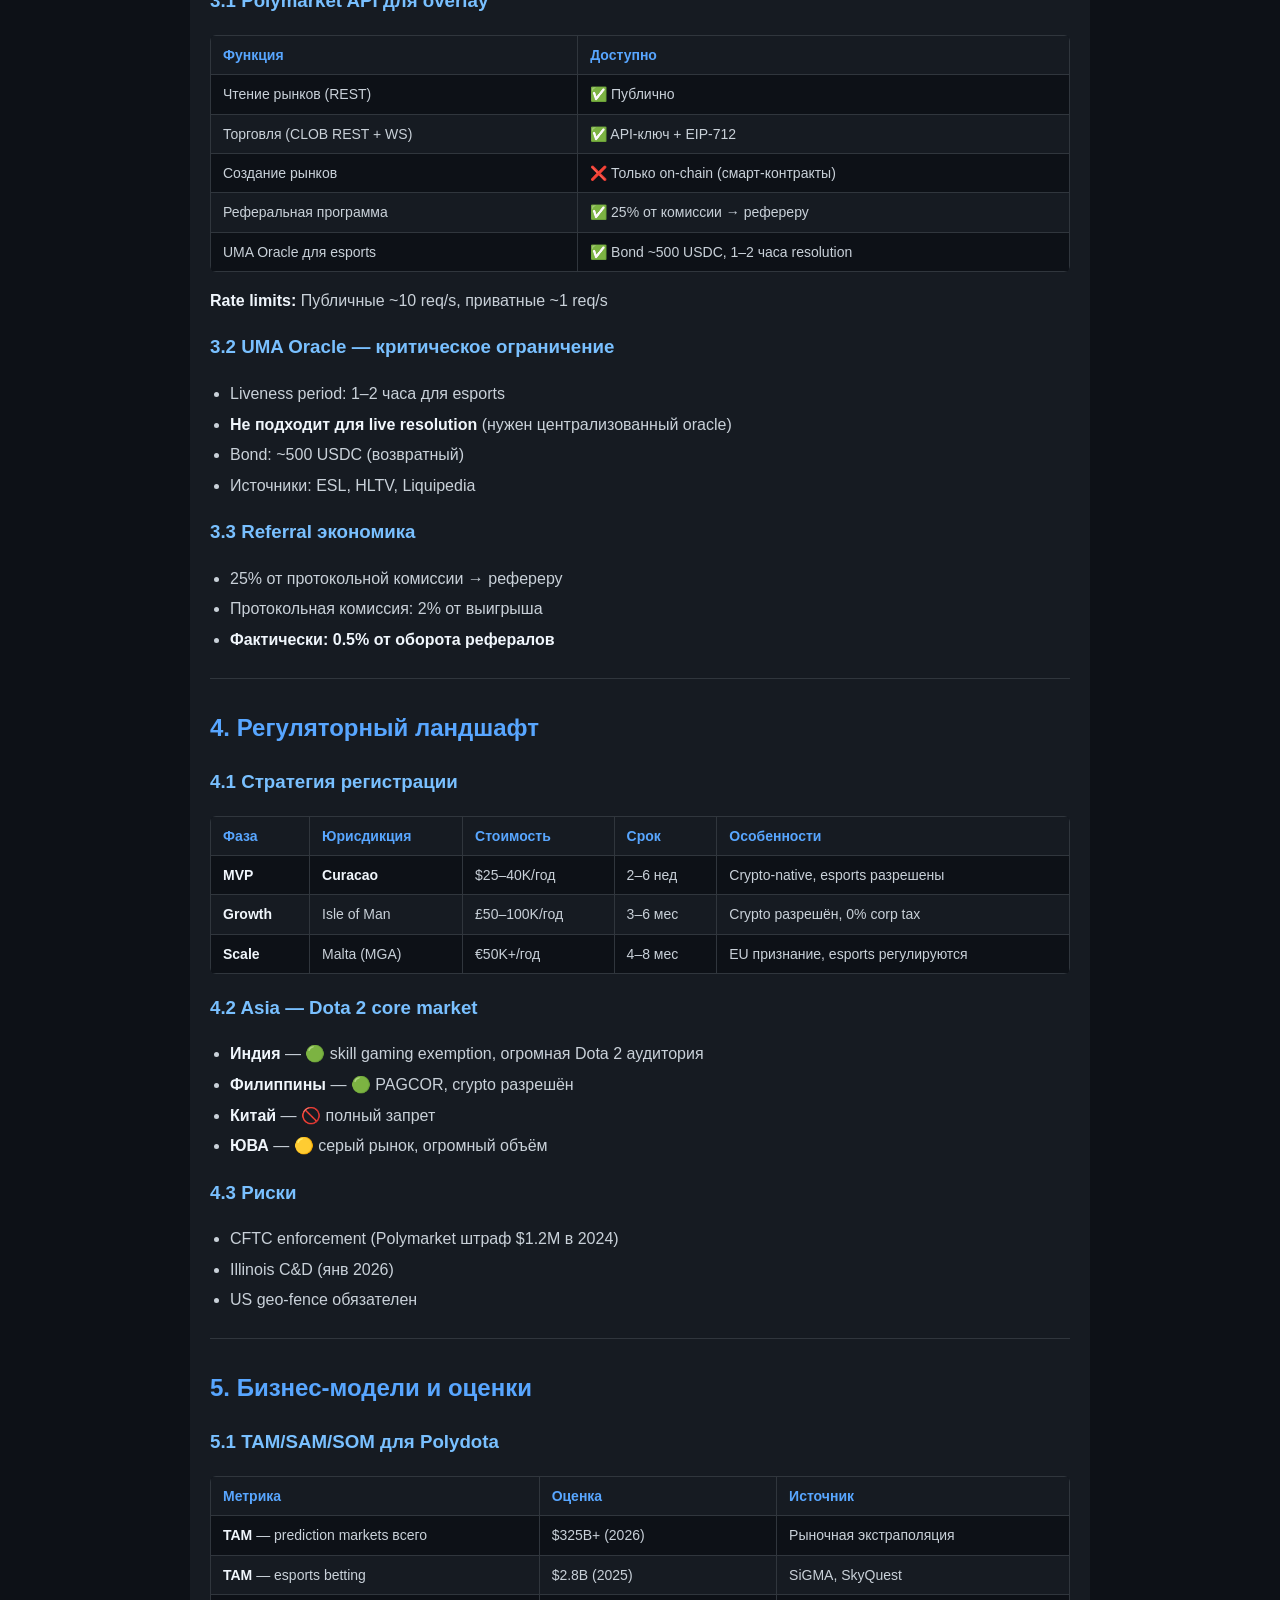
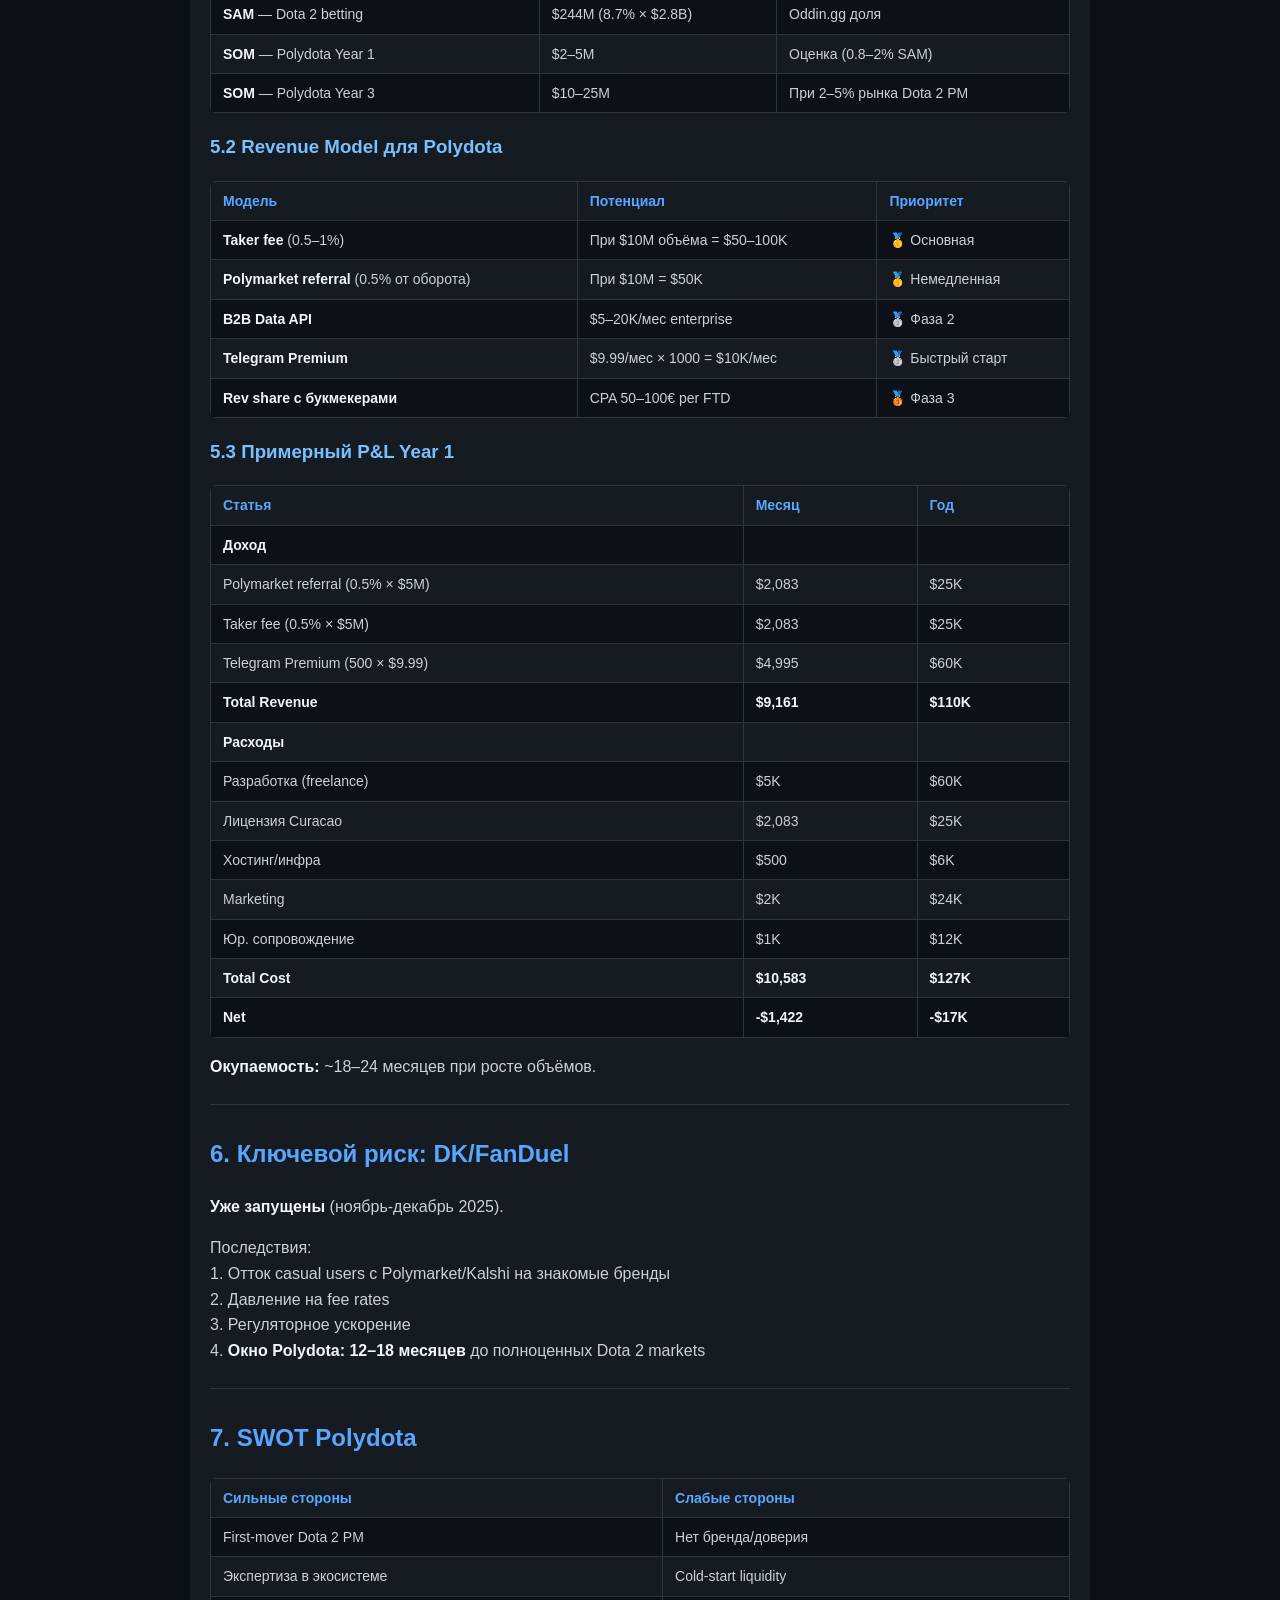
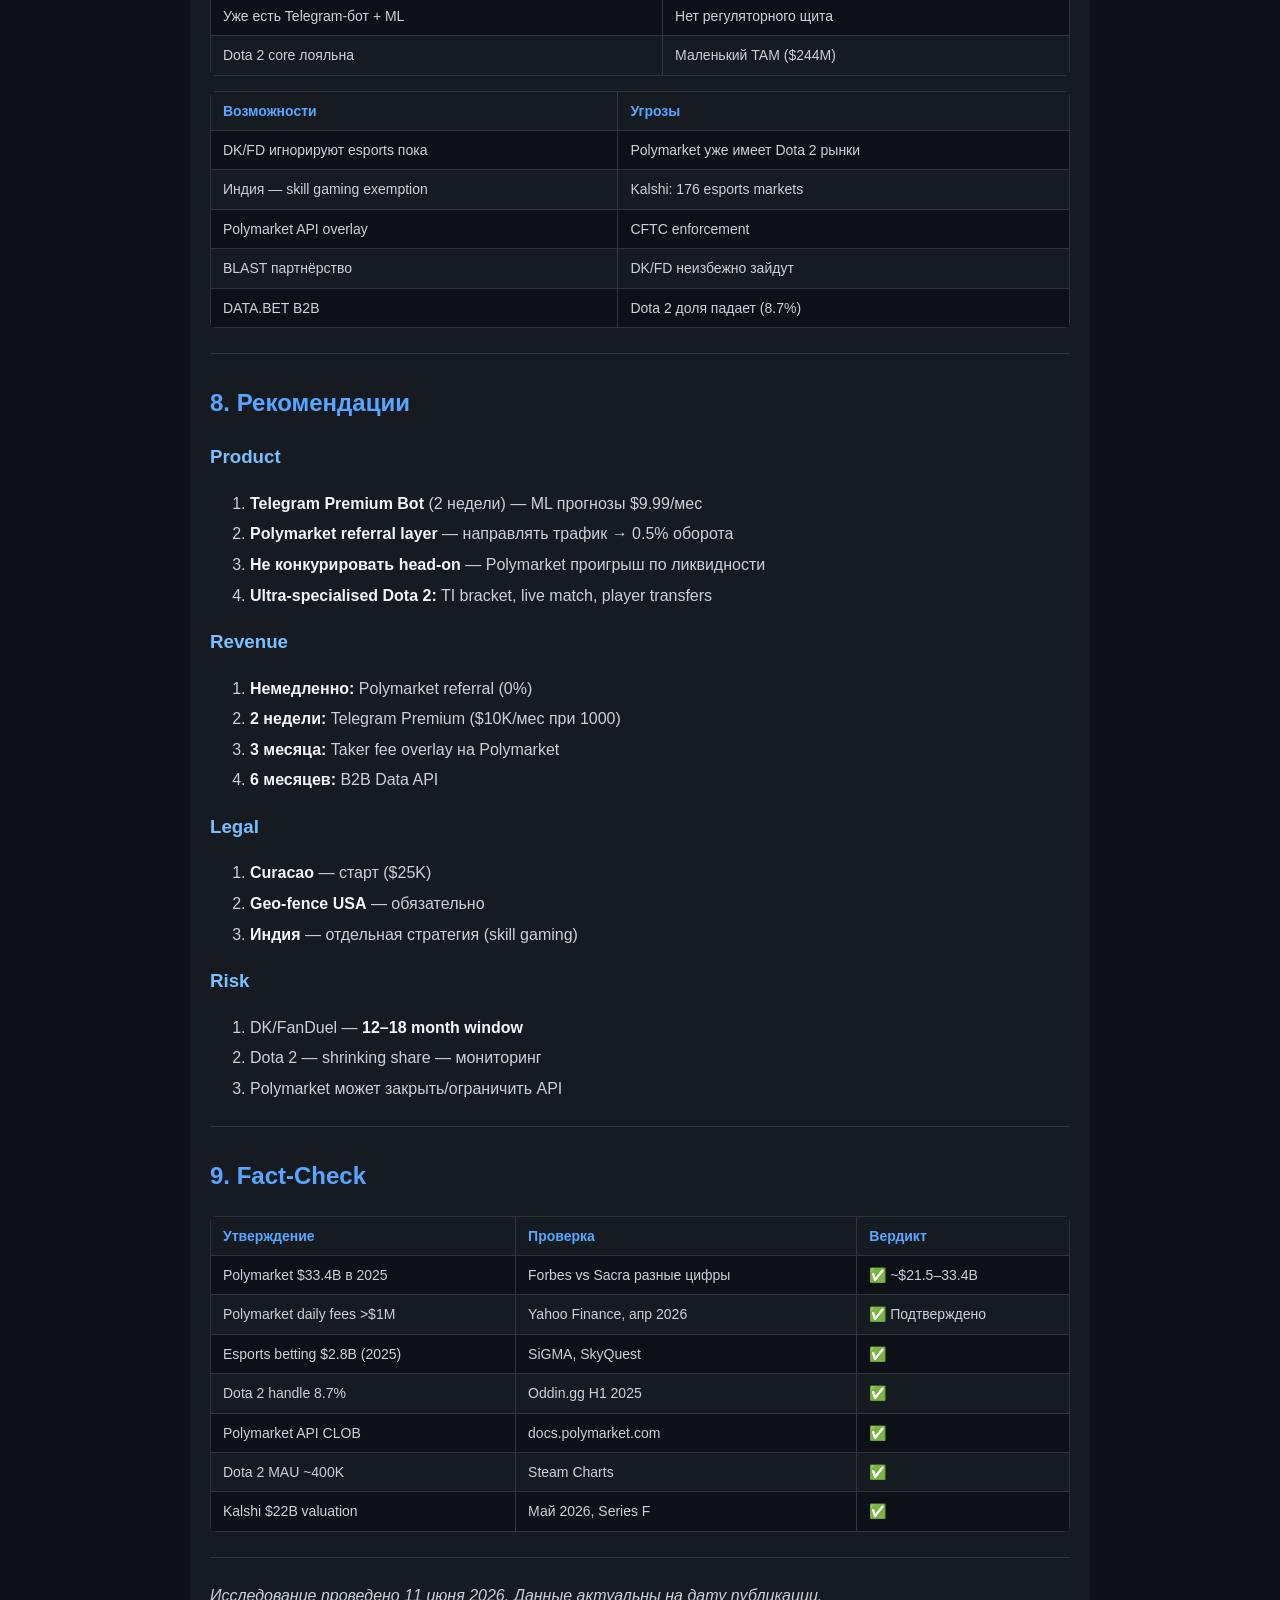
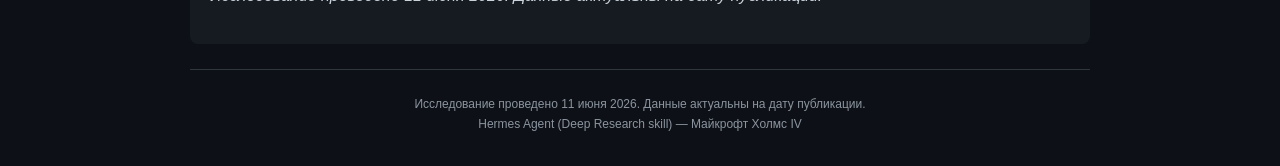
<file: polydota-research/index.html>
<!DOCTYPE html>
<html lang="ru">
<head>
<meta charset="UTF-8">
<meta name="viewport" content="width=device-width, initial-scale=1.0">
<title>Prediction Markets × Киберспорт (Dota 2) — Полный Deep Research</title>
<style>
  body { font-family: -apple-system, BlinkMacSystemFont, 'Segoe UI', Roboto, sans-serif; background: #0d1117; color: #c9d1d9; max-width: 900px; margin: 0 auto; padding: 20px; line-height: 1.6; }
  h1 { color: #58a6ff; border-bottom: 1px solid #30363d; padding-bottom: 10px; }
  h2 { color: #58a6ff; margin-top: 30px; }
  h3 { color: #79c0ff; }
  table { border-collapse: collapse; width: 100%; margin: 15px 0; font-size: 14px; }
  th, td { border: 1px solid #30363d; padding: 8px 12px; text-align: left; }
  th { background: #161b22; color: #58a6ff; }
  tr:nth-child(even) { background: #161b22; }
  code { background: #1e1e1e; padding: 2px 6px; border-radius: 3px; font-size: 13px; }
  .meta { color: #8b949e; font-size: 14px; margin-bottom: 20px; }
  .section { background: #161b22; border-radius: 8px; padding: 20px; margin: 15px 0; }
  .section h2:first-child { margin-top: 0; }
  ul { padding-left: 20px; }
  li { margin: 5px 0; }
  hr { border: none; border-top: 1px solid #30363d; margin: 25px 0; }
  .section table { background: #0d1117; border-radius: 6px; overflow: hidden; }
  strong { color: #f0f6fc; }
</style>
</head>
<body>
<h1>🎮 Prediction Markets × Киберспорт (Dota 2)</h1>
<p class="meta">📅 11 июня 2026 | 🧬 3-цикловый deep research (SCOUTs → CRITIC → Deep Divers → SYNTHESIZER)</p>
<p class="meta">🎯 Фокус: Polydota | 🌐 Домен: company</p>

<div class="section">
<h1>Synthesis: Prediction Markets × Киберспорт (Dota 2)</h1>
<p><strong>Дата:</strong> 11 июня 2026<br />
<strong>Тип:</strong> Полный deep research (3-цикловый)<br />
<strong>Методология:</strong> SCOUTs (3) → CRITIC → Deep Divers (3) → SYNTHESIZER</p>
<hr />
<h2>1. Рынок — цифры</h2>
<h3>1.1 Prediction markets — вся индустрия</h3>
<table>
<thead>
<tr>
<th>Метрика</th>
<th>2024</th>
<th>2025</th>
<th>2026 (run-rate)</th>
</tr>
</thead>
<tbody>
<tr>
<td>Весь рынок (годовой объём)</td>
<td>$15.8B</td>
<td>$44–64B</td>
<td>~$325B+</td>
</tr>
<tr>
<td>Polymarket</td>
<td>~$5B</td>
<td>$21.5–33.4B</td>
<td>~$120B</td>
</tr>
<tr>
<td>Kalshi</td>
<td>~$2B</td>
<td>$17.1–22.9B</td>
<td>~$125B</td>
</tr>
<tr>
<td>Polymarket + Kalshi доля</td>
<td>~95%</td>
<td>97.5%</td>
<td>97%+</td>
</tr>
<tr>
<td>Ежемесячный объём (обоих)</td>
<td>&lt;$1B</td>
<td>$13B (дек)</td>
<td>$24B (апр)</td>
</tr>
</tbody>
</table>
<p><strong>Источник:</strong> Forbes, Sacra, TRM Labs, FalconX/Covers</p>
<h3>1.2 Ключевые игроки — valuation и revenue</h3>
<table>
<thead>
<tr>
<th>Компания</th>
<th>Revenue 2025</th>
<th>ARR (май 2026)</th>
<th>Valuation</th>
<th>Revenue Model</th>
</tr>
</thead>
<tbody>
<tr>
<td><strong>Polymarket</strong></td>
<td>$0</td>
<td>$338M gross / $209M net</td>
<td>$15B</td>
<td>Taker fee 0.75–1.8% (с мар 2026)</td>
</tr>
<tr>
<td><strong>Kalshi</strong></td>
<td>$263.5M</td>
<td>&gt;$1.5B</td>
<td>$22B</td>
<td>Taker fee ~1.2%</td>
</tr>
<tr>
<td><strong>Manifold</strong></td>
<td>&lt;$1M</td>
<td>&lt;$5M</td>
<td>&lt;$20M</td>
<td>Play-money</td>
</tr>
<tr>
<td><strong>Metaculus</strong></td>
<td>&lt;$1M</td>
<td>&lt;$1M</td>
<td>N/A</td>
<td>Grants</td>
</tr>
</tbody>
</table>
<p><strong>Ключевой pivot:</strong> Polymarket ввёл fees 30 марта 2026 — daily revenue &gt;$1M сразу.</p>
<h3>1.3 Esports betting market</h3>
<table>
<thead>
<tr>
<th>Метрика</th>
<th>Значение</th>
</tr>
</thead>
<tbody>
<tr>
<td>Легальная выручка 2024</td>
<td>$2.5 млрд</td>
</tr>
<tr>
<td>Легальная выручка 2025</td>
<td>$2.8 млрд</td>
</tr>
<tr>
<td>Прогноз 2033</td>
<td>$13.7 млрд (CAGR 11–14%)</td>
</tr>
<tr>
<td>Бетторов (2024)</td>
<td>74.3 млн → 80+ млн (2025)</td>
</tr>
<tr>
<td>Gen Z доля</td>
<td>44%</td>
</tr>
</tbody>
</table>
<h3>1.4 Dota 2 на рынке ставок</h3>
<table>
<thead>
<tr>
<th>Параметр</th>
<th>Значение</th>
</tr>
</thead>
<tbody>
<tr>
<td>Доля handle среди дисциплин</td>
<td>8.7% (H1 2025)</td>
</tr>
<tr>
<td>Тренд доли</td>
<td>14% (2023) → 10% (2024) → 8.7% (H1 2025)</td>
</tr>
<tr>
<td>Абсолютный рост объёма</td>
<td>+31% YoY (2025)</td>
</tr>
<tr>
<td>DATA.BET Dota 2 Q3 2025</td>
<td>turnover +290%, profit +416%</td>
</tr>
<tr>
<td>Доля Восточной Европы</td>
<td>22.8%</td>
</tr>
<tr>
<td>Активные Polymarket Dota 2 рынки</td>
<td>5–8 (июнь 2026)</td>
</tr>
<tr>
<td>Polymarket Dota 2 volume</td>
<td>~$106K (live markets total)</td>
</tr>
</tbody>
</table>
<h3>1.5 Dota 2 экосистема — здоровье</h3>
<table>
<thead>
<tr>
<th>Метрика</th>
<th>Значение</th>
</tr>
</thead>
<tbody>
<tr>
<td>Avg concurrent (H1 2026)</td>
<td>~400K</td>
</tr>
<tr>
<td>Peak 2025 (TI)</td>
<td>961K — лучший за 3 года</td>
</tr>
<tr>
<td>Core возраст</td>
<td>25–34 (40–50%)</td>
</tr>
<tr>
<td>Новые игроки (18–24)</td>
<td>~15%</td>
</tr>
<tr>
<td>ARPU core</td>
<td>$30–60/год</td>
</tr>
<tr>
<td>Регионы: СНГ</td>
<td>25–30% (сильнейший)</td>
</tr>
<tr>
<td>Китай</td>
<td>~15% (падение)</td>
</tr>
</tbody>
</table>
<p><strong>Вердикт:</strong> Dota 2 — стабильная ниша, не dying game. Core-аудитория лояльна и платёжеспособна.</p>
<hr />
<h2>2. Конкурентный ландшафт</h2>
<h3>2.1 Прямые конкуренты Polydota</h3>
<table>
<thead>
<tr>
<th>Конкурент</th>
<th>Угроза</th>
<th>Почему</th>
</tr>
</thead>
<tbody>
<tr>
<td><strong>Polymarket</strong></td>
<td>★★★★★</td>
<td>«Amazon PM» — BLAST partnership, Dota 2 рынки, $15B valuation</td>
</tr>
<tr>
<td><strong>Kalshi</strong></td>
<td>★★★☆☆</td>
<td>CFTC-regulated, 176 esports markets, $36M/week объём</td>
</tr>
<tr>
<td><strong>DraftKings Predicts</strong></td>
<td>★★★★☆</td>
<td>6M+ DAU, бренд, 30+ штатов, запущен нояб 2025</td>
</tr>
<tr>
<td><strong>FanDuel Predicts</strong></td>
<td>★★★★☆</td>
<td>Flutter EBITDA &gt;$2.8B, 16 штатов</td>
</tr>
<tr>
<td><strong>Robinhood Event Contracts</strong></td>
<td>★★★☆☆</td>
<td>$300M+ revenue RR, esports не приоритет</td>
</tr>
<tr>
<td><strong>DATA.BET</strong></td>
<td>★★☆☆☆</td>
<td>B2B, standalone PM vertical (апр 2026)</td>
</tr>
</tbody>
</table>
<h3>2.2 Esports B2B инфраструктура</h3>
<table>
<thead>
<tr>
<th>Компания</th>
<th>Продукт</th>
<th>Pricing</th>
</tr>
</thead>
<tbody>
<tr>
<td><strong>Oddin.gg</strong></td>
<td>Full esports stack (odds + risk)</td>
<td>B2B непубличный</td>
</tr>
<tr>
<td><strong>PandaScore</strong></td>
<td>Data &amp; Odds API</td>
<td>€500/мес per game</td>
</tr>
<tr>
<td><strong>GRID Esports</strong></td>
<td>Official data rights (Riot)</td>
<td>Enterprise</td>
</tr>
<tr>
<td><strong>DATA.BET</strong></td>
<td>Sportsbook + PM vertical</td>
<td>B2B</td>
</tr>
</tbody>
</table>
<h3>2.3 Esports-specific PM платформы</h3>
<p><strong>Специализированных нет.</strong> Polydota — первый вертикальный prediction market для Dota 2.</p>
<hr />
<h2>3. Техническая реализация</h2>
<h3>3.1 Polymarket API для overlay</h3>
<table>
<thead>
<tr>
<th>Функция</th>
<th>Доступно</th>
</tr>
</thead>
<tbody>
<tr>
<td>Чтение рынков (REST)</td>
<td>✅ Публично</td>
</tr>
<tr>
<td>Торговля (CLOB REST + WS)</td>
<td>✅ API-ключ + EIP-712</td>
</tr>
<tr>
<td>Создание рынков</td>
<td>❌ Только on-chain (смарт-контракты)</td>
</tr>
<tr>
<td>Реферальная программа</td>
<td>✅ 25% от комиссии → рефереру</td>
</tr>
<tr>
<td>UMA Oracle для esports</td>
<td>✅ Bond ~500 USDC, 1–2 часа resolution</td>
</tr>
</tbody>
</table>
<p><strong>Rate limits:</strong> Публичные ~10 req/s, приватные ~1 req/s</p>
<h3>3.2 UMA Oracle — критическое ограничение</h3>
<ul>
<li>Liveness period: 1–2 часа для esports</li>
<li><strong>Не подходит для live resolution</strong> (нужен централизованный oracle)</li>
<li>Bond: ~500 USDC (возвратный)</li>
<li>Источники: ESL, HLTV, Liquipedia</li>
</ul>
<h3>3.3 Referral экономика</h3>
<ul>
<li>25% от протокольной комиссии → рефереру</li>
<li>Протокольная комиссия: 2% от выигрыша</li>
<li><strong>Фактически: 0.5% от оборота рефералов</strong></li>
</ul>
<hr />
<h2>4. Регуляторный ландшафт</h2>
<h3>4.1 Стратегия регистрации</h3>
<table>
<thead>
<tr>
<th>Фаза</th>
<th>Юрисдикция</th>
<th>Стоимость</th>
<th>Срок</th>
<th>Особенности</th>
</tr>
</thead>
<tbody>
<tr>
<td><strong>MVP</strong></td>
<td><strong>Curacao</strong></td>
<td>$25–40K/год</td>
<td>2–6 нед</td>
<td>Crypto-native, esports разрешены</td>
</tr>
<tr>
<td><strong>Growth</strong></td>
<td>Isle of Man</td>
<td>£50–100K/год</td>
<td>3–6 мес</td>
<td>Crypto разрешён, 0% corp tax</td>
</tr>
<tr>
<td><strong>Scale</strong></td>
<td>Malta (MGA)</td>
<td>€50K+/год</td>
<td>4–8 мес</td>
<td>EU признание, esports регулируются</td>
</tr>
</tbody>
</table>
<h3>4.2 Asia — Dota 2 core market</h3>
<ul>
<li><strong>Индия</strong> — 🟢 skill gaming exemption, огромная Dota 2 аудитория</li>
<li><strong>Филиппины</strong> — 🟢 PAGCOR, crypto разрешён</li>
<li><strong>Китай</strong> — 🚫 полный запрет</li>
<li><strong>ЮВА</strong> — 🟡 серый рынок, огромный объём</li>
</ul>
<h3>4.3 Риски</h3>
<ul>
<li>CFTC enforcement (Polymarket штраф $1.2M в 2024)</li>
<li>Illinois C&amp;D (янв 2026)</li>
<li>US geo-fence обязателен</li>
</ul>
<hr />
<h2>5. Бизнес-модели и оценки</h2>
<h3>5.1 TAM/SAM/SOM для Polydota</h3>
<table>
<thead>
<tr>
<th>Метрика</th>
<th>Оценка</th>
<th>Источник</th>
</tr>
</thead>
<tbody>
<tr>
<td><strong>TAM</strong> — prediction markets всего</td>
<td>$325B+ (2026)</td>
<td>Рыночная экстраполяция</td>
</tr>
<tr>
<td><strong>TAM</strong> — esports betting</td>
<td>$2.8B (2025)</td>
<td>SiGMA, SkyQuest</td>
</tr>
<tr>
<td><strong>SAM</strong> — Dota 2 betting</td>
<td>$244M (8.7% × $2.8B)</td>
<td>Oddin.gg доля</td>
</tr>
<tr>
<td><strong>SOM</strong> — Polydota Year 1</td>
<td>$2–5M</td>
<td>Оценка (0.8–2% SAM)</td>
</tr>
<tr>
<td><strong>SOM</strong> — Polydota Year 3</td>
<td>$10–25M</td>
<td>При 2–5% рынка Dota 2 PM</td>
</tr>
</tbody>
</table>
<h3>5.2 Revenue Model для Polydota</h3>
<table>
<thead>
<tr>
<th>Модель</th>
<th>Потенциал</th>
<th>Приоритет</th>
</tr>
</thead>
<tbody>
<tr>
<td><strong>Taker fee</strong> (0.5–1%)</td>
<td>При $10M объёма = $50–100K</td>
<td>🥇 Основная</td>
</tr>
<tr>
<td><strong>Polymarket referral</strong> (0.5% от оборота)</td>
<td>При $10M = $50K</td>
<td>🥇 Немедленная</td>
</tr>
<tr>
<td><strong>B2B Data API</strong></td>
<td>$5–20K/мес enterprise</td>
<td>🥈 Фаза 2</td>
</tr>
<tr>
<td><strong>Telegram Premium</strong></td>
<td>$9.99/мес × 1000 = $10K/мес</td>
<td>🥈 Быстрый старт</td>
</tr>
<tr>
<td><strong>Rev share с букмекерами</strong></td>
<td>CPA 50–100€ per FTD</td>
<td>🥉 Фаза 3</td>
</tr>
</tbody>
</table>
<h3>5.3 Примерный P&amp;L Year 1</h3>
<table>
<thead>
<tr>
<th>Статья</th>
<th>Месяц</th>
<th>Год</th>
</tr>
</thead>
<tbody>
<tr>
<td><strong>Доход</strong></td>
<td></td>
<td></td>
</tr>
<tr>
<td>Polymarket referral (0.5% × $5M)</td>
<td>$2,083</td>
<td>$25K</td>
</tr>
<tr>
<td>Taker fee (0.5% × $5M)</td>
<td>$2,083</td>
<td>$25K</td>
</tr>
<tr>
<td>Telegram Premium (500 × $9.99)</td>
<td>$4,995</td>
<td>$60K</td>
</tr>
<tr>
<td><strong>Total Revenue</strong></td>
<td><strong>$9,161</strong></td>
<td><strong>$110K</strong></td>
</tr>
<tr>
<td><strong>Расходы</strong></td>
<td></td>
<td></td>
</tr>
<tr>
<td>Разработка (freelance)</td>
<td>$5K</td>
<td>$60K</td>
</tr>
<tr>
<td>Лицензия Curacao</td>
<td>$2,083</td>
<td>$25K</td>
</tr>
<tr>
<td>Хостинг/инфра</td>
<td>$500</td>
<td>$6K</td>
</tr>
<tr>
<td>Marketing</td>
<td>$2K</td>
<td>$24K</td>
</tr>
<tr>
<td>Юр. сопровождение</td>
<td>$1K</td>
<td>$12K</td>
</tr>
<tr>
<td><strong>Total Cost</strong></td>
<td><strong>$10,583</strong></td>
<td><strong>$127K</strong></td>
</tr>
<tr>
<td><strong>Net</strong></td>
<td><strong>-$1,422</strong></td>
<td><strong>-$17K</strong></td>
</tr>
</tbody>
</table>
<p><strong>Окупаемость:</strong> ~18–24 месяцев при росте объёмов.</p>
<hr />
<h2>6. Ключевой риск: DK/FanDuel</h2>
<p><strong>Уже запущены</strong> (ноябрь-декабрь 2025).</p>
<p>Последствия:<br />
1. Отток casual users с Polymarket/Kalshi на знакомые бренды<br />
2. Давление на fee rates<br />
3. Регуляторное ускорение<br />
4. <strong>Окно Polydota: 12–18 месяцев</strong> до полноценных Dota 2 markets</p>
<hr />
<h2>7. SWOT Polydota</h2>
<table>
<thead>
<tr>
<th>Сильные стороны</th>
<th>Слабые стороны</th>
</tr>
</thead>
<tbody>
<tr>
<td>First-mover Dota 2 PM</td>
<td>Нет бренда/доверия</td>
</tr>
<tr>
<td>Экспертиза в экосистеме</td>
<td>Cold-start liquidity</td>
</tr>
<tr>
<td>Уже есть Telegram-бот + ML</td>
<td>Нет регуляторного щита</td>
</tr>
<tr>
<td>Dota 2 core лояльна</td>
<td>Маленький TAM ($244M)</td>
</tr>
</tbody>
</table>
<table>
<thead>
<tr>
<th>Возможности</th>
<th>Угрозы</th>
</tr>
</thead>
<tbody>
<tr>
<td>DK/FD игнорируют esports пока</td>
<td>Polymarket уже имеет Dota 2 рынки</td>
</tr>
<tr>
<td>Индия — skill gaming exemption</td>
<td>Kalshi: 176 esports markets</td>
</tr>
<tr>
<td>Polymarket API overlay</td>
<td>CFTC enforcement</td>
</tr>
<tr>
<td>BLAST партнёрство</td>
<td>DK/FD неизбежно зайдут</td>
</tr>
<tr>
<td>DATA.BET B2B</td>
<td>Dota 2 доля падает (8.7%)</td>
</tr>
</tbody>
</table>
<hr />
<h2>8. Рекомендации</h2>
<h3>Product</h3>
<ol>
<li><strong>Telegram Premium Bot</strong> (2 недели) — ML прогнозы $9.99/мес</li>
<li><strong>Polymarket referral layer</strong> — направлять трафик → 0.5% оборота</li>
<li><strong>Не конкурировать head-on</strong> — Polymarket проигрыш по ликвидности</li>
<li><strong>Ultra-specialised Dota 2:</strong> TI bracket, live match, player transfers</li>
</ol>
<h3>Revenue</h3>
<ol>
<li><strong>Немедленно:</strong> Polymarket referral (0%)</li>
<li><strong>2 недели:</strong> Telegram Premium ($10K/мес при 1000)</li>
<li><strong>3 месяца:</strong> Taker fee overlay на Polymarket</li>
<li><strong>6 месяцев:</strong> B2B Data API</li>
</ol>
<h3>Legal</h3>
<ol>
<li><strong>Curacao</strong> — старт ($25K)</li>
<li><strong>Geo-fence USA</strong> — обязательно</li>
<li><strong>Индия</strong> — отдельная стратегия (skill gaming)</li>
</ol>
<h3>Risk</h3>
<ol>
<li>DK/FanDuel — <strong>12–18 month window</strong></li>
<li>Dota 2 — shrinking share — мониторинг</li>
<li>Polymarket может закрыть/ограничить API</li>
</ol>
<hr />
<h2>9. Fact-Check</h2>
<table>
<thead>
<tr>
<th>Утверждение</th>
<th>Проверка</th>
<th>Вердикт</th>
</tr>
</thead>
<tbody>
<tr>
<td>Polymarket $33.4B в 2025</td>
<td>Forbes vs Sacra разные цифры</td>
<td>✅ ~$21.5–33.4B</td>
</tr>
<tr>
<td>Polymarket daily fees &gt;$1M</td>
<td>Yahoo Finance, апр 2026</td>
<td>✅ Подтверждено</td>
</tr>
<tr>
<td>Esports betting $2.8B (2025)</td>
<td>SiGMA, SkyQuest</td>
<td>✅</td>
</tr>
<tr>
<td>Dota 2 handle 8.7%</td>
<td>Oddin.gg H1 2025</td>
<td>✅</td>
</tr>
<tr>
<td>Polymarket API CLOB</td>
<td>docs.polymarket.com</td>
<td>✅</td>
</tr>
<tr>
<td>Dota 2 MAU ~400K</td>
<td>Steam Charts</td>
<td>✅</td>
</tr>
<tr>
<td>Kalshi $22B valuation</td>
<td>Май 2026, Series F</td>
<td>✅</td>
</tr>
</tbody>
</table>
<hr />
<p><em>Исследование проведено 11 июня 2026. Данные актуальны на дату публикации.</em></p>
</div>

<hr>
<p style="color: #8b949e; font-size: 12px; text-align: center;">
Исследование проведено 11 июня 2026. Данные актуальны на дату публикации.<br>
Hermes Agent (Deep Research skill) — Майкрофт Холмс IV
</p>
</body>
</html>
</file>
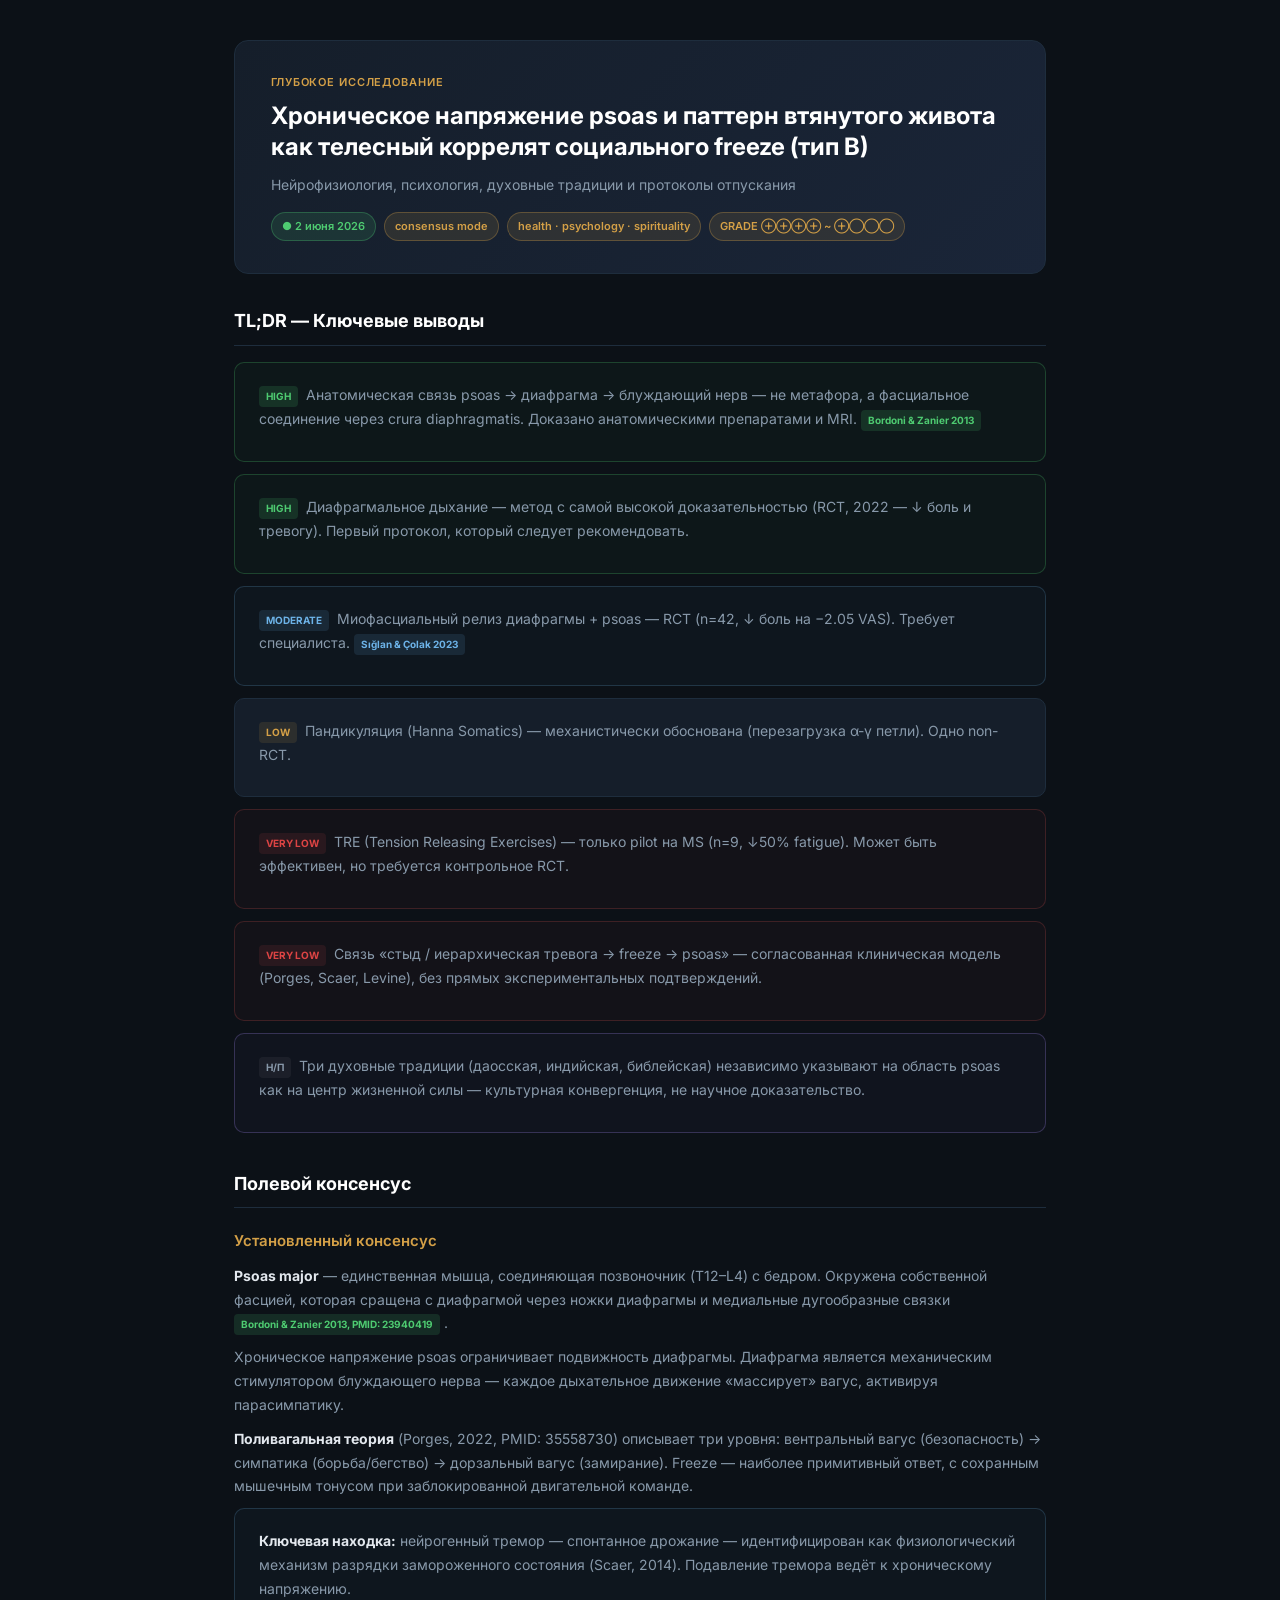
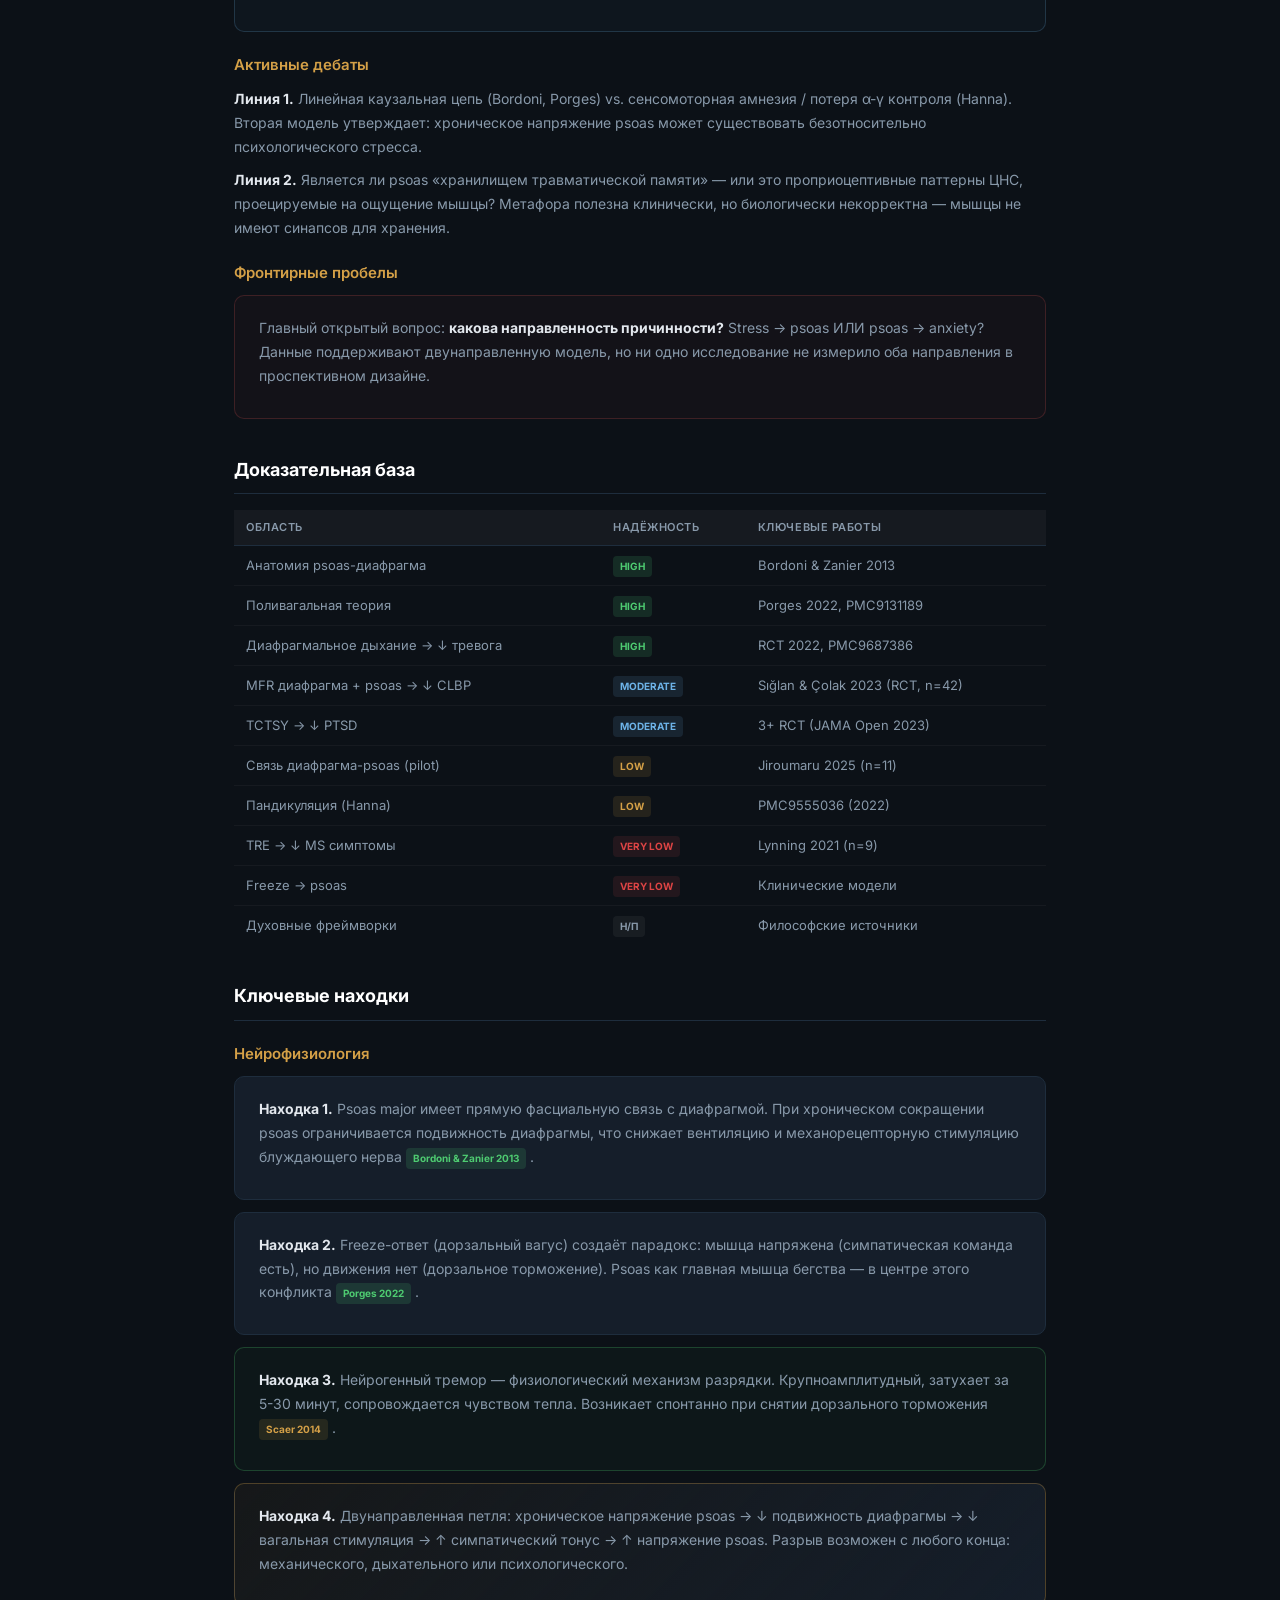
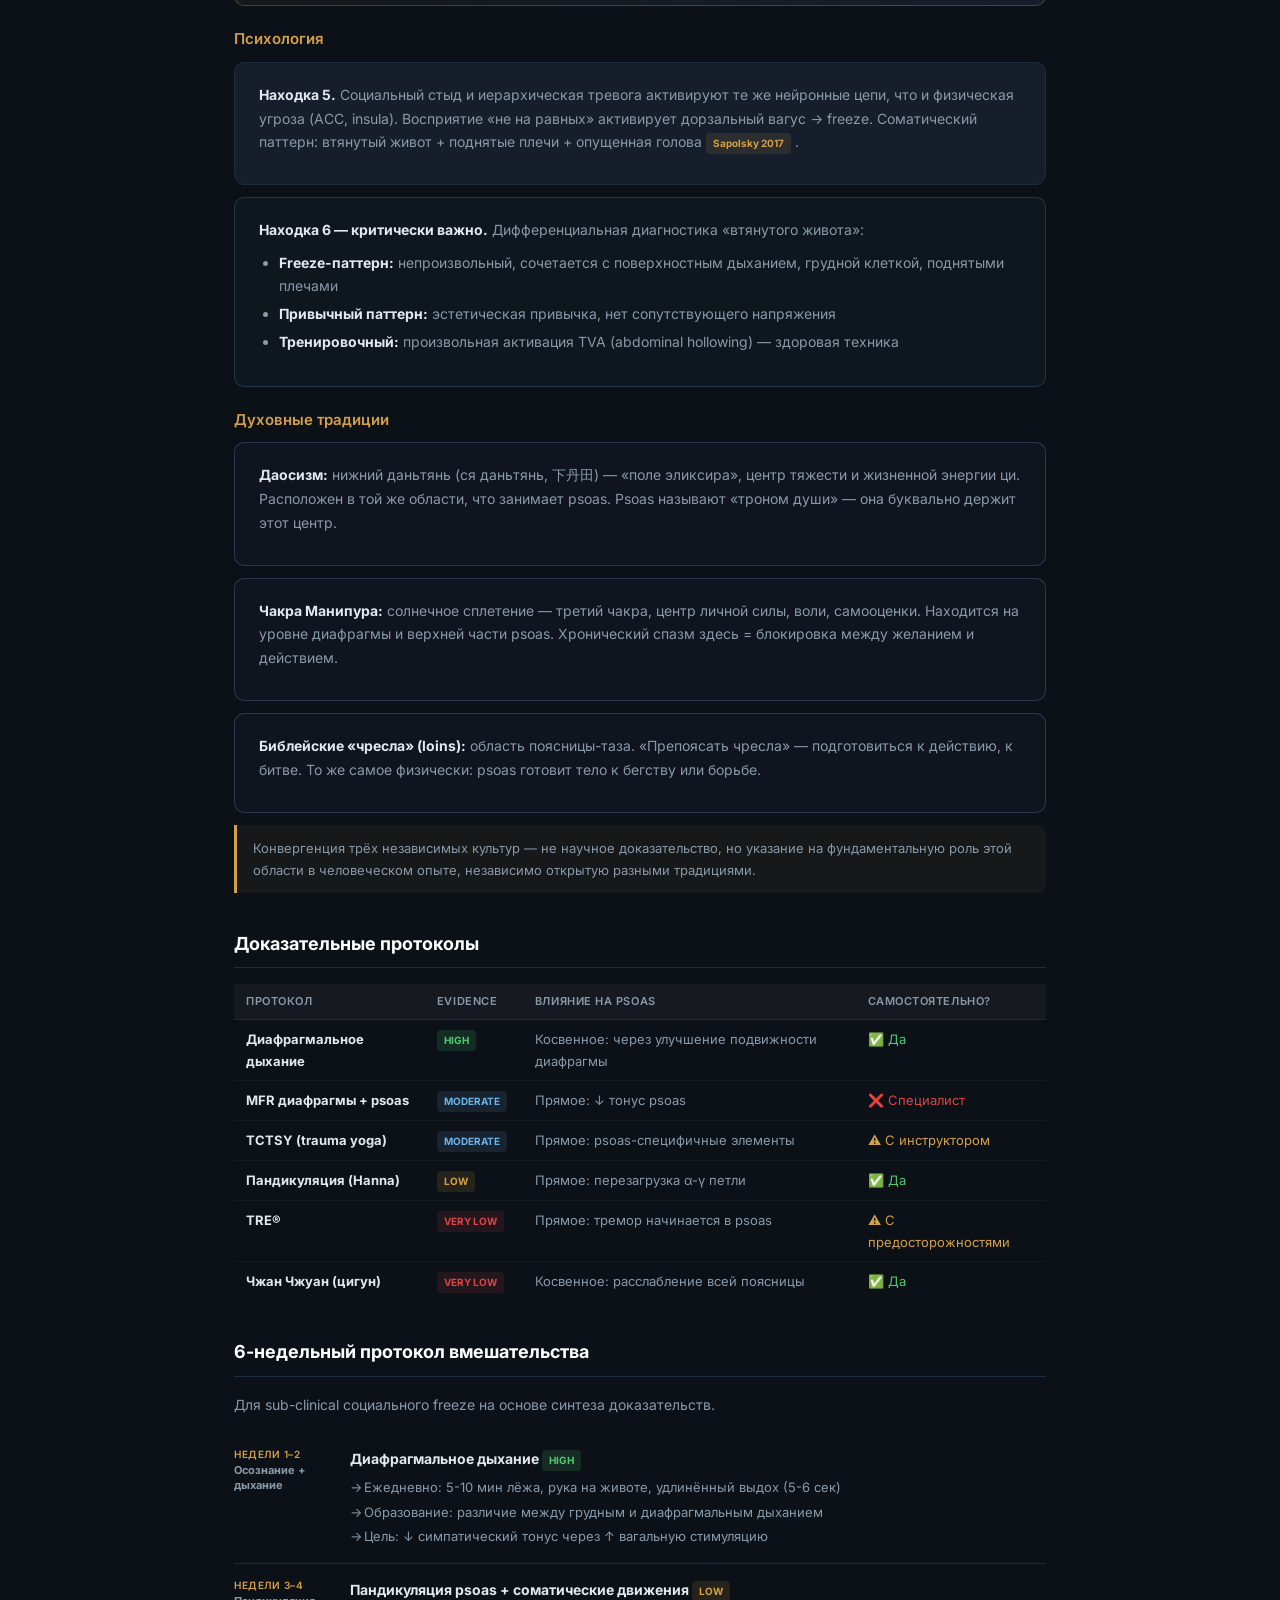
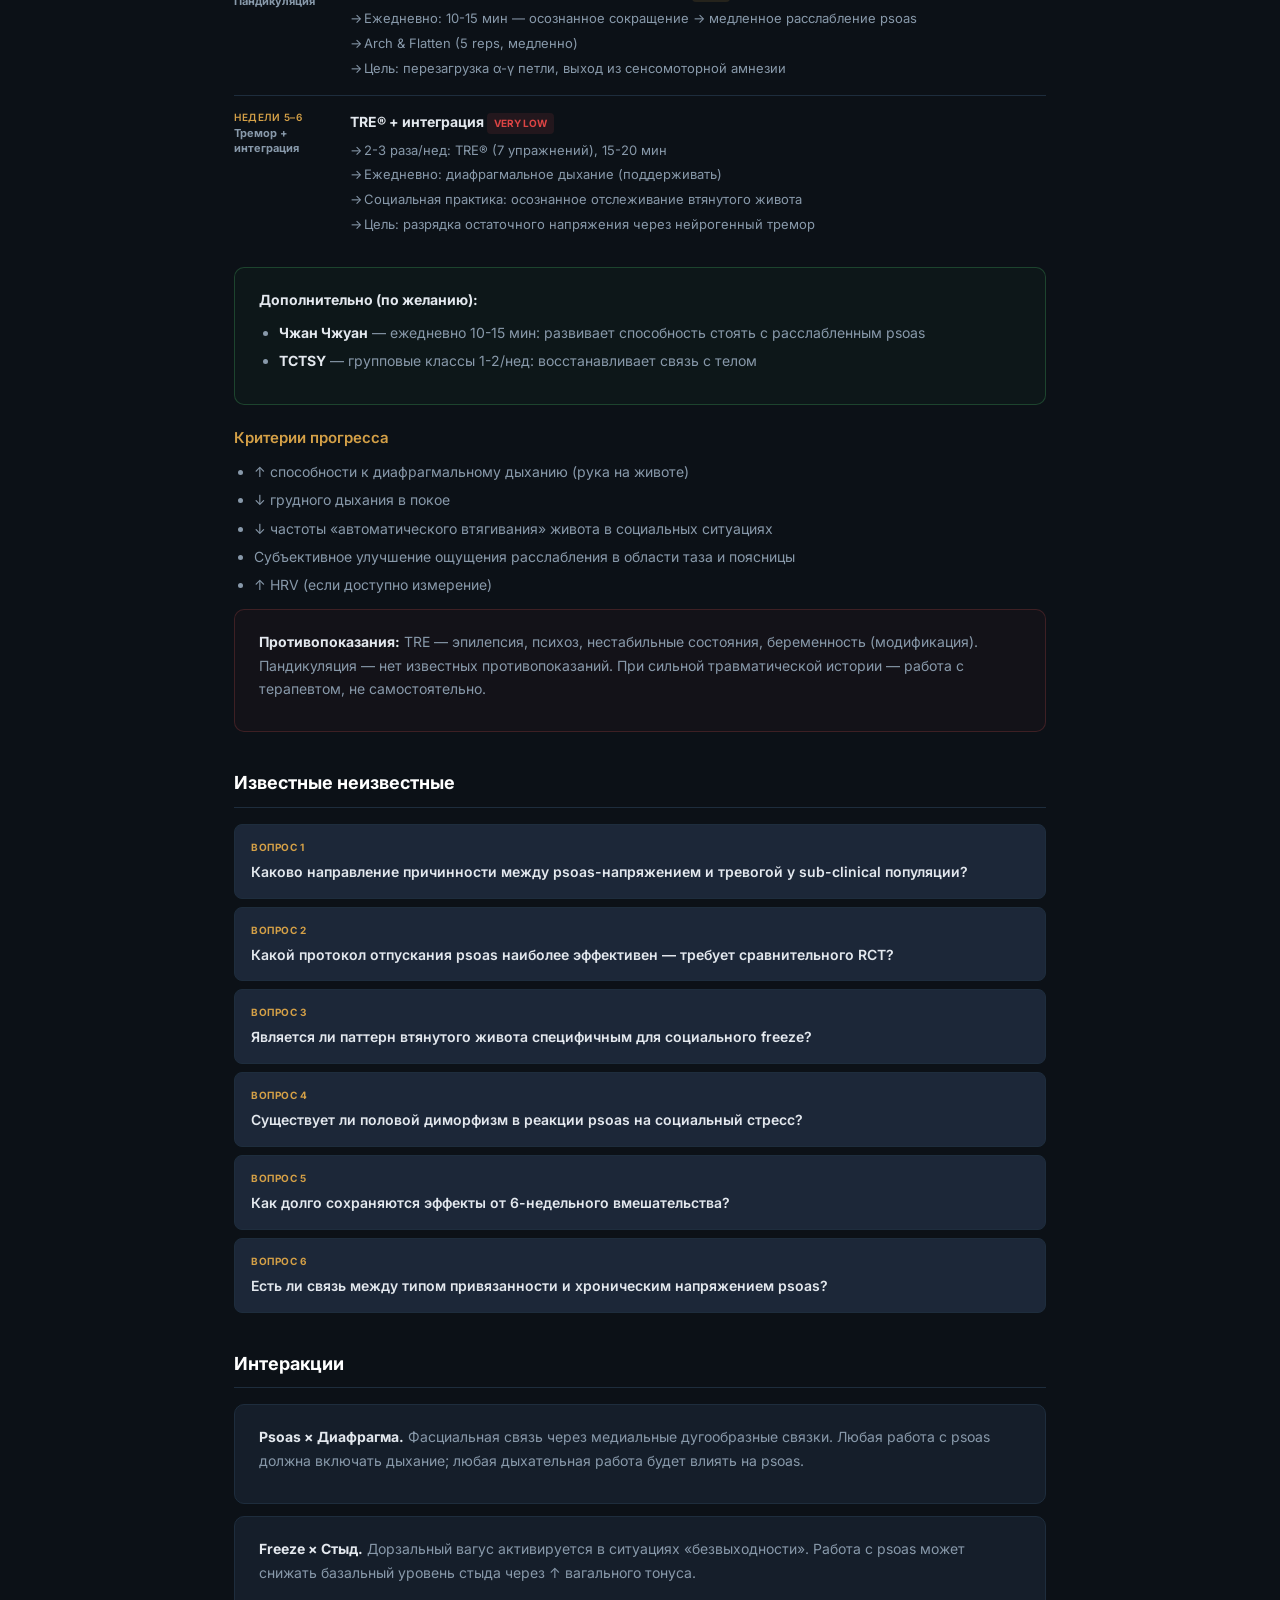
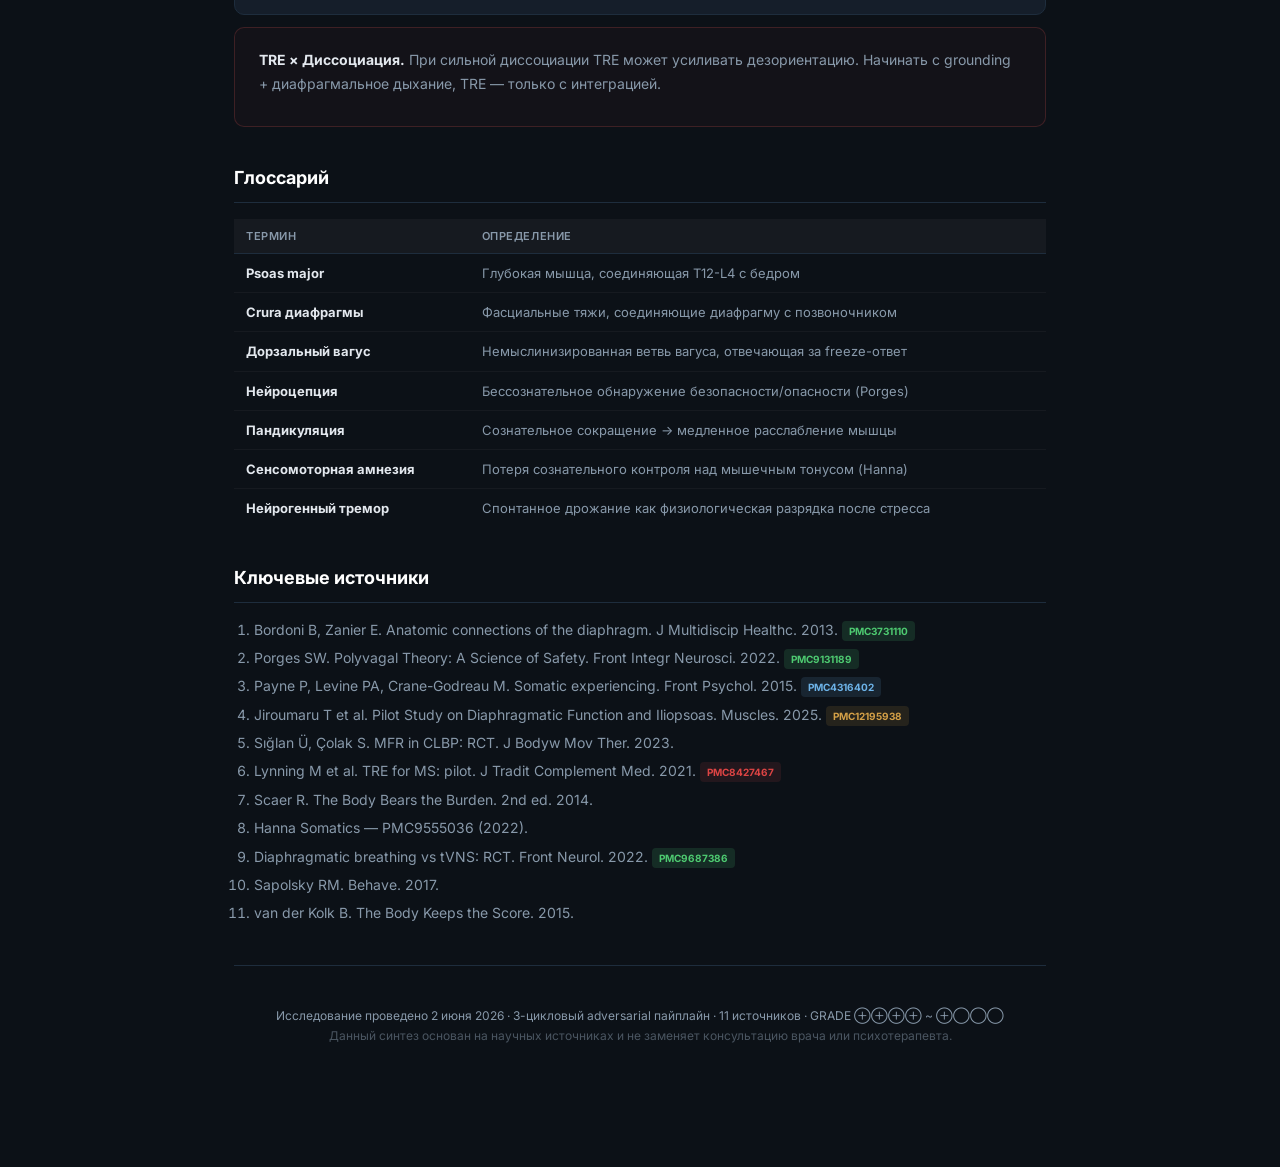
<file: psoas-research/index.html>
<!DOCTYPE html>
<html lang="ru">
<head>
<meta charset="UTF-8">
<meta name="viewport" content="width=device-width, initial-scale=1.0">
<title>Psoas & Freeze — синтез исследования</title>
<link href="https://fonts.googleapis.com/css2?family=Inter:opsz,wght@14..32,400;14..32,500;14..32,600;14..32,700&display=swap" rel="stylesheet">
<style>
  :root {
    --bg: #0c1117;
    --card: #151e2a;
    --card2: #1c2738;
    --border: #1e2d3d;
    --accent: #d4a047;
    --accent2: #e8b84a;
    --text: #e3e8ee;
    --muted: #8899aa;
    --blue: #6db3e8;
    --green: #4ecb71;
    --red: #d44;
    --purple: #a78bfa;
    --orange: #f0a030;
  }
  * { box-sizing: border-box; margin: 0; padding: 0; }
  body {
    font-family: 'Inter', -apple-system, sans-serif;
    background: var(--bg);
    color: var(--text);
    font-size: 15px;
    line-height: 1.7;
    -webkit-font-smoothing: antialiased;
  }
  .container { max-width: 860px; margin: 0 auto; padding: 40px 24px 80px; }

  /* HEADER */
  .header {
    background: linear-gradient(135deg, var(--card) 0%, #1a2538 100%);
    border: 1px solid var(--border);
    border-radius: 14px;
    padding: 32px 36px;
    margin-bottom: 32px;
  }
  .header-label { font-size: 11px; font-weight: 600; color: var(--accent); text-transform: uppercase; letter-spacing: 0.08em; margin-bottom: 8px; }
  .header h1 { font-size: 24px; font-weight: 700; line-height: 1.3; margin-bottom: 12px; color: #fff; }
  .header p { font-size: 14px; color: var(--muted); line-height: 1.6; }
  .meta { display: flex; flex-wrap: wrap; gap: 8px; margin-top: 16px; }
  .meta span { font-size: 11px; font-weight: 600; padding: 4px 10px; border-radius: 20px; border: 1px solid; }
  .meta .h { background: rgba(78,203,113,0.12); border-color: rgba(78,203,113,0.3); color: var(--green); }
  .meta .m { background: rgba(212,160,71,0.12); border-color: rgba(212,160,71,0.3); color: var(--accent); }
  .meta .l { background: rgba(232,84,84,0.1); border-color: rgba(232,84,84,0.2); color: var(--red); }

  /* SECTIONS */
  section { margin-bottom: 36px; }
  h2 {
    font-size: 18px; font-weight: 700;
    color: #fff;
    margin-bottom: 16px;
    padding-bottom: 8px;
    border-bottom: 1px solid var(--border);
  }
  h3 {
    font-size: 15px; font-weight: 600;
    color: var(--accent);
    margin: 20px 0 10px;
  }
  h4 {
    font-size: 13px; font-weight: 600;
    color: var(--blue);
    margin: 16px 0 8px;
  }

  /* CARDS */
  .card {
    background: var(--card);
    border: 1px solid var(--border);
    border-radius: 10px;
    padding: 20px 24px;
    margin-bottom: 12px;
  }
  .card-highlight {
    border-color: rgba(212,160,71,0.3);
    background: linear-gradient(135deg, rgba(212,160,71,0.05) 0%, var(--card) 100%);
  }
  .card-green {
    border-color: rgba(78,203,113,0.25);
    background: rgba(78,203,113,0.03);
  }
  .card-purple {
    border-color: rgba(167,139,250,0.25);
    background: rgba(167,139,250,0.03);
  }
  .card-red {
    border-color: rgba(232,84,84,0.2);
    background: rgba(232,84,84,0.03);
  }
  .card-blue {
    border-color: rgba(109,179,232,0.2);
    background: rgba(109,179,232,0.03);
  }

  /* TEXT */
  p { font-size: 14px; color: var(--muted); margin-bottom: 10px; line-height: 1.7; }
  p strong, p b { color: var(--text); }

  /* GRADE BADGE */
  .g { font-size: 10px; font-weight: 700; padding: 2px 7px; border-radius: 4px; display: inline-block; margin-right: 4px; }
  .g-h { background: rgba(78,203,113,0.15); color: var(--green); }
  .g-m { background: rgba(109,179,232,0.12); color: var(--blue); }
  .g-l { background: rgba(212,160,71,0.12); color: var(--accent); }
  .g-vl { background: rgba(232,84,84,0.1); color: var(--red); }
  .g-na { background: rgba(255,255,255,0.05); color: var(--muted); }

  /* TABLES */
  .tw { overflow-x: auto; margin: 12px 0; }
  table { width: 100%; border-collapse: collapse; font-size: 13px; }
  th { background: rgba(255,255,255,0.04); color: var(--muted); font-weight: 600; text-align: left; padding: 8px 12px; border-bottom: 1px solid var(--border); font-size: 11px; white-space: nowrap; text-transform: uppercase; letter-spacing: 0.05em; }
  td { padding: 8px 12px; border-bottom: 1px solid rgba(255,255,255,0.04); color: var(--muted); vertical-align: top; font-size: 13px; }
  tr:last-child td { border-bottom: none; }
  tr:hover td { background: rgba(255,255,255,0.02); }
  td b, td strong { color: var(--text); }

  /* LISTS */
  ul, ol { margin: 8px 0 12px 20px; }
  li { font-size: 14px; color: var(--muted); margin-bottom: 6px; line-height: 1.6; }
  li strong { color: var(--text); }

  /* BLOCKQUOTE */
  blockquote {
    border-left: 3px solid var(--accent);
    background: rgba(212,160,71,0.05);
    padding: 12px 16px;
    margin: 12px 0;
    border-radius: 0 8px 8px 0;
    font-size: 13px;
    color: var(--muted);
  }
  blockquote strong { color: var(--accent); }

  /* FOOTER */
  .footer { text-align: center; padding: 40px 0; color: var(--muted); font-size: 12px; border-top: 1px solid var(--border); margin-top: 40px; }

  /* PROTOCOL TIMELINE */
  .tl { margin: 16px 0; }
  .tl-item { display: grid; grid-template-columns: 100px 1fr; gap: 16px; padding: 14px 0; border-bottom: 1px solid var(--border); align-items: start; }
  .tl-item:last-child { border-bottom: none; }
  .tl-week { font-size: 11px; font-weight: 700; color: var(--muted); line-height: 1.4; }
  .tl-week .lb { font-size: 10px; font-weight: 600; text-transform: uppercase; letter-spacing: 0.05em; margin-bottom: 2px; color: var(--accent); }
  .tl-title { font-size: 14px; font-weight: 700; color: var(--text); margin-bottom: 4px; }
  .tl-items { list-style: none; margin: 4px 0 0; }
  .tl-items li { font-size: 13px; color: var(--muted); padding: 2px 0 2px 14px; position: relative; margin: 0; }
  .tl-items li::before { content: '→'; position: absolute; left: 0; color: var(--border2); }

  /* QUESTIONS */
  .q-item { padding: 14px 16px; border: 1px solid var(--border); border-radius: 8px; background: var(--card2); margin-bottom: 8px; }
  .q-num { font-size: 10px; font-weight: 700; color: var(--accent); text-transform: uppercase; letter-spacing: 0.05em; margin-bottom: 4px; }
  .q-text { font-size: 14px; font-weight: 600; color: var(--text); }

  /* RESPONSIVE */
  @media (max-width: 600px) {
    .container { padding: 20px 16px 60px; }
    .header { padding: 20px; }
    .header h1 { font-size: 20px; }
    .tl-item { grid-template-columns: 1fr; gap: 6px; }
  }
</style>
</head>
<body>
<div class="container">

  <!-- HEADER -->
  <div class="header">
    <div class="header-label">Глубокое исследование</div>
    <h1>Хроническое напряжение psoas и паттерн втянутого живота как телесный коррелят социального freeze (тип B)</h1>
    <p>Нейрофизиология, психология, духовные традиции и протоколы отпускания</p>
    <div class="meta">
      <span class="h">● 2 июня 2026</span>
      <span class="m">consensus mode</span>
      <span class="m">health · psychology · spirituality</span>
      <span class="m">GRADE ⊕⊕⊕⊕ ~ ⊕◯◯◯</span>
    </div>
  </div>

  <!-- TL;DR -->
  <section>
    <h2>TL;DR — Ключевые выводы</h2>

    <div class="card card-green">
      <p><span class="g g-h">HIGH</span> Анатомическая связь psoas → диафрагма → блуждающий нерв — не метафора, а фасциальное соединение через crura diaphragmatis. Доказано анатомическими препаратами и MRI. <span class="g g-h">Bordoni & Zanier 2013</span></p>
    </div>

    <div class="card card-green">
      <p><span class="g g-h">HIGH</span> Диафрагмальное дыхание — метод с самой высокой доказательностью (RCT, 2022 — ↓ боль и тревогу). Первый протокол, который следует рекомендовать.</p>
    </div>

    <div class="card card-blue">
      <p><span class="g g-m">MODERATE</span> Миофасциальный релиз диафрагмы + psoas — RCT (n=42, ↓ боль на −2.05 VAS). Требует специалиста. <span class="g g-m">Sığlan & Çolak 2023</span></p>
    </div>

    <div class="card">
      <p><span class="g g-l">LOW</span> Пандикуляция (Hanna Somatics) — механистически обоснована (перезагрузка α-γ петли). Одно non-RCT.</p>
    </div>

    <div class="card card-red">
      <p><span class="g g-vl">VERY LOW</span> TRE (Tension Releasing Exercises) — только pilot на MS (n=9, ↓50% fatigue). Может быть эффективен, но требуется контрольное RCT.</p>
    </div>

    <div class="card card-red">
      <p><span class="g g-vl">VERY LOW</span> Связь «стыд / иерархическая тревога → freeze → psoas» — согласованная клиническая модель (Porges, Scaer, Levine), без прямых экспериментальных подтверждений.</p>
    </div>

    <div class="card card-purple">
      <p><span class="g g-na">Н/П</span> Три духовные традиции (даосская, индийская, библейская) независимо указывают на область psoas как на центр жизненной силы — культурная конвергенция, не научное доказательство.</p>
    </div>
  </section>

  <!-- Universal Landscape -->
  <section>
    <h2>Полевой консенсус</h2>

    <h3>Установленный консенсус</h3>
    <p><strong>Psoas major</strong> — единственная мышца, соединяющая позвоночник (T12–L4) с бедром. Окружена собственной фасцией, которая сращена с диафрагмой через ножки диафрагмы и медиальные дугообразные связки <span class="g g-h">Bordoni & Zanier 2013, PMID: 23940419</span>.</p>

    <p>Хроническое напряжение psoas ограничивает подвижность диафрагмы. Диафрагма является механическим стимулятором блуждающего нерва — каждое дыхательное движение «массирует» вагус, активируя парасимпатику.</p>

    <p><strong>Поливагальная теория</strong> (Porges, 2022, PMID: 35558730) описывает три уровня: вентральный вагус (безопасность) → симпатика (борьба/бегство) → дорзальный вагус (замирание). Freeze — наиболее примитивный ответ, с сохранным мышечным тонусом при заблокированной двигательной команде.</p>

    <div class="card card-blue">
      <p><strong>Ключевая находка:</strong> нейрогенный тремор — спонтанное дрожание — идентифицирован как физиологический механизм разрядки замороженного состояния (Scaer, 2014). Подавление тремора ведёт к хроническому напряжению.</p>
    </div>

    <h3>Активные дебаты</h3>
    <p><strong>Линия 1.</strong> Линейная каузальная цепь (Bordoni, Porges) vs. сенсомоторная амнезия / потеря α-γ контроля (Hanna). Вторая модель утверждает: хроническое напряжение psoas может существовать безотносительно психологического стресса.</p>

    <p><strong>Линия 2.</strong> Является ли psoas «хранилищем травматической памяти» — или это проприоцептивные паттерны ЦНС, проецируемые на ощущение мышцы? Метафора полезна клинически, но биологически некорректна — мышцы не имеют синапсов для хранения.</p>

    <h3>Фронтирные пробелы</h3>
    <div class="card card-red">
      <p>Главный открытый вопрос: <strong>какова направленность причинности?</strong> Stress → psoas ИЛИ psoas → anxiety? Данные поддерживают двунаправленную модель, но ни одно исследование не измерило оба направления в проспективном дизайне.</p>
    </div>
  </section>

  <!-- Evidence Landscape -->
  <section>
    <h2>Доказательная база</h2>
    <div class="tw">
      <table>
        <thead><tr><th>Область</th><th>Надёжность</th><th>Ключевые работы</th></tr></thead>
        <tbody>
          <tr><td>Анатомия psoas-диафрагма</td><td><span class="g g-h">HIGH</span></td><td>Bordoni & Zanier 2013</td></tr>
          <tr><td>Поливагальная теория</td><td><span class="g g-h">HIGH</span></td><td>Porges 2022, PMC9131189</td></tr>
          <tr><td>Диафрагмальное дыхание → ↓ тревога</td><td><span class="g g-h">HIGH</span></td><td>RCT 2022, PMC9687386</td></tr>
          <tr><td>MFR диафрагма + psoas → ↓ CLBP</td><td><span class="g g-m">MODERATE</span></td><td>Sığlan & Çolak 2023 (RCT, n=42)</td></tr>
          <tr><td>TCTSY → ↓ PTSD</td><td><span class="g g-m">MODERATE</span></td><td>3+ RCT (JAMA Open 2023)</td></tr>
          <tr><td>Связь диафрагма-psoas (pilot)</td><td><span class="g g-l">LOW</span></td><td>Jiroumaru 2025 (n=11)</td></tr>
          <tr><td>Пандикуляция (Hanna)</td><td><span class="g g-l">LOW</span></td><td>PMC9555036 (2022)</td></tr>
          <tr><td>TRE → ↓ MS симптомы</td><td><span class="g g-vl">VERY LOW</span></td><td>Lynning 2021 (n=9)</td></tr>
          <tr><td>Freeze → psoas</td><td><span class="g g-vl">VERY LOW</span></td><td>Клинические модели</td></tr>
          <tr><td>Духовные фреймворки</td><td><span class="g g-na">Н/П</span></td><td>Философские источники</td></tr>
        </tbody>
      </table>
    </div>
  </section>

  <!-- Key Findings -->
  <section>
    <h2>Ключевые находки</h2>

    <h3>Нейрофизиология</h3>

    <div class="card">
      <p><strong>Находка 1.</strong> Psoas major имеет прямую фасциальную связь с диафрагмой. При хроническом сокращении psoas ограничивается подвижность диафрагмы, что снижает вентиляцию и механорецепторную стимуляцию блуждающего нерва <span class="g g-h">Bordoni & Zanier 2013</span>.</p>
    </div>

    <div class="card">
      <p><strong>Находка 2.</strong> Freeze-ответ (дорзальный вагус) создаёт парадокс: мышца напряжена (симпатическая команда есть), но движения нет (дорзальное торможение). Psoas как главная мышца бегства — в центре этого конфликта <span class="g g-h">Porges 2022</span>.</p>
    </div>

    <div class="card card-green">
      <p><strong>Находка 3.</strong> Нейрогенный тремор — физиологический механизм разрядки. Крупноамплитудный, затухает за 5-30 минут, сопровождается чувством тепла. Возникает спонтанно при снятии дорзального торможения <span class="g g-l">Scaer 2014</span>.</p>
    </div>

    <div class="card card-highlight">
      <p><strong>Находка 4.</strong> Двунаправленная петля: хроническое напряжение psoas → ↓ подвижность диафрагмы → ↓ вагальная стимуляция → ↑ симпатический тонус → ↑ напряжение psoas. Разрыв возможен с любого конца: механического, дыхательного или психологического.</p>
    </div>

    <h3>Психология</h3>

    <div class="card">
      <p><strong>Находка 5.</strong> Социальный стыд и иерархическая тревога активируют те же нейронные цепи, что и физическая угроза (ACC, insula). Восприятие «не на равных» активирует дорзальный вагус → freeze. Соматический паттерн: втянутый живот + поднятые плечи + опущенная голова <span class="g g-l">Sapolsky 2017</span>.</p>
    </div>

    <div class="card card-blue">
      <p><strong>Находка 6 — критически важно.</strong> Дифференциальная диагностика «втянутого живота»:</p>
      <ul>
        <li><strong>Freeze-паттерн:</strong> непроизвольный, сочетается с поверхностным дыханием, грудной клеткой, поднятыми плечами</li>
        <li><strong>Привычный паттерн:</strong> эстетическая привычка, нет сопутствующего напряжения</li>
        <li><strong>Тренировочный:</strong> произвольная активация TVA (abdominal hollowing) — здоровая техника</li>
      </ul>
    </div>

    <h3>Духовные традиции</h3>

    <div class="card card-purple">
      <p><strong>Даосизм:</strong> нижний даньтянь (ся даньтянь, 下丹田) — «поле эликсира», центр тяжести и жизненной энергии ци. Расположен в той же области, что занимает psoas. Psoas называют «троном души» — она буквально держит этот центр.</p>
    </div>

    <div class="card card-purple">
      <p><strong>Чакра Манипура:</strong> солнечное сплетение — третий чакра, центр личной силы, воли, самооценки. Находится на уровне диафрагмы и верхней части psoas. Хронический спазм здесь = блокировка между желанием и действием.</p>
    </div>

    <div class="card card-purple">
      <p><strong>Библейские «чресла» (loins):</strong> область поясницы-таза. «Препоясать чресла» — подготовиться к действию, к битве. То же самое физически: psoas готовит тело к бегству или борьбе.</p>
    </div>

    <blockquote>Конвергенция трёх независимых культур — не научное доказательство, но указание на фундаментальную роль этой области в человеческом опыте, независимо открытую разными традициями.</blockquote>
  </section>

  <!-- Протоколы -->
  <section>
    <h2>Доказательные протоколы</h2>
    <div class="tw">
      <table>
        <thead><tr><th>Протокол</th><th>Evidence</th><th>Влияние на psoas</th><th>Самостоятельно?</th></tr></thead>
        <tbody>
          <tr><td><strong>Диафрагмальное дыхание</strong></td><td><span class="g g-h">HIGH</span></td><td>Косвенное: через улучшение подвижности диафрагмы</td><td style="color:var(--green)">✅ Да</td></tr>
          <tr><td><strong>MFR диафрагмы + psoas</strong></td><td><span class="g g-m">MODERATE</span></td><td>Прямое: ↓ тонус psoas</td><td style="color:var(--red)">❌ Специалист</td></tr>
          <tr><td><strong>TCTSY (trauma yoga)</strong></td><td><span class="g g-m">MODERATE</span></td><td>Прямое: psoas-специфичные элементы</td><td style="color:var(--accent)">⚠️ С инструктором</td></tr>
          <tr><td><strong>Пандикуляция (Hanna)</strong></td><td><span class="g g-l">LOW</span></td><td>Прямое: перезагрузка α-γ петли</td><td style="color:var(--green)">✅ Да</td></tr>
          <tr><td><strong>TRE®</strong></td><td><span class="g g-vl">VERY LOW</span></td><td>Прямое: тремор начинается в psoas</td><td style="color:var(--accent)">⚠️ С предосторожностями</td></tr>
          <tr><td><strong>Чжан Чжуан (цигун)</strong></td><td><span class="g g-vl">VERY LOW</span></td><td>Косвенное: расслабление всей поясницы</td><td style="color:var(--green)">✅ Да</td></tr>
        </tbody>
      </table>
    </div>
  </section>

  <!-- 6-Week Protocol -->
  <section>
    <h2>6-недельный протокол вмешательства</h2>
    <p style="margin-bottom:16px">Для sub-clinical социального freeze на основе синтеза доказательств.</p>

    <div class="tl">
      <div class="tl-item">
        <div class="tl-week"><div class="lb">Недели 1–2</div>Осознание + дыхание</div>
        <div>
          <div class="tl-title">Диафрагмальное дыхание <span class="g g-h">HIGH</span></div>
          <ul class="tl-items">
            <li>Ежедневно: 5-10 мин лёжа, рука на животе, удлинённый выдох (5-6 сек)</li>
            <li>Образование: различие между грудным и диафрагмальным дыханием</li>
            <li>Цель: ↓ симпатический тонус через ↑ вагальную стимуляцию</li>
          </ul>
        </div>
      </div>
      <div class="tl-item">
        <div class="tl-week"><div class="lb">Недели 3–4</div>Пандикуляция</div>
        <div>
          <div class="tl-title">Пандикуляция psoas + соматические движения <span class="g g-l">LOW</span></div>
          <ul class="tl-items">
            <li>Ежедневно: 10-15 мин — осознанное сокращение → медленное расслабление psoas</li>
            <li>Arch & Flatten (5 reps, медленно)</li>
            <li>Цель: перезагрузка α-γ петли, выход из сенсомоторной амнезии</li>
          </ul>
        </div>
      </div>
      <div class="tl-item">
        <div class="tl-week"><div class="lb">Недели 5–6</div>Тремор + интеграция</div>
        <div>
          <div class="tl-title">TRE® + интеграция <span class="g g-vl">VERY LOW</span></div>
          <ul class="tl-items">
            <li>2-3 раза/нед: TRE® (7 упражнений), 15-20 мин</li>
            <li>Ежедневно: диафрагмальное дыхание (поддерживать)</li>
            <li>Социальная практика: осознанное отслеживание втянутого живота</li>
            <li>Цель: разрядка остаточного напряжения через нейрогенный тремор</li>
          </ul>
        </div>
      </div>
    </div>

    <div class="card card-green">
      <p><strong>Дополнительно (по желанию):</strong></p>
      <ul>
        <li><strong>Чжан Чжуан</strong> — ежедневно 10-15 мин: развивает способность стоять с расслабленным psoas</li>
        <li><strong>TCTSY</strong> — групповые классы 1-2/нед: восстанавливает связь с телом</li>
      </ul>
    </div>

    <h3>Критерии прогресса</h3>
    <ul>
      <li>↑ способности к диафрагмальному дыханию (рука на животе)</li>
      <li>↓ грудного дыхания в покое</li>
      <li>↓ частоты «автоматического втягивания» живота в социальных ситуациях</li>
      <li>Субъективное улучшение ощущения расслабления в области таза и поясницы</li>
      <li>↑ HRV (если доступно измерение)</li>
    </ul>

    <div class="card card-red">
      <p><strong>Противопоказания:</strong> TRE — эпилепсия, психоз, нестабильные состояния, беременность (модификация). Пандикуляция — нет известных противопоказаний. При сильной травматической истории — работа с терапевтом, не самостоятельно.</p>
    </div>
  </section>

  <!-- Known Unknowns -->
  <section>
    <h2>Известные неизвестные</h2>
    <div class="q-item"><div class="q-num">Вопрос 1</div><div class="q-text">Каково направление причинности между psoas-напряжением и тревогой у sub-clinical популяции?</div></div>
    <div class="q-item"><div class="q-num">Вопрос 2</div><div class="q-text">Какой протокол отпускания psoas наиболее эффективен — требует сравнительного RCT?</div></div>
    <div class="q-item"><div class="q-num">Вопрос 3</div><div class="q-text">Является ли паттерн втянутого живота специфичным для социального freeze?</div></div>
    <div class="q-item"><div class="q-num">Вопрос 4</div><div class="q-text">Существует ли половой диморфизм в реакции psoas на социальный стресс?</div></div>
    <div class="q-item"><div class="q-num">Вопрос 5</div><div class="q-text">Как долго сохраняются эффекты от 6-недельного вмешательства?</div></div>
    <div class="q-item"><div class="q-num">Вопрос 6</div><div class="q-text">Есть ли связь между типом привязанности и хроническим напряжением psoas?</div></div>
  </section>

  <!-- Interaction Map -->
  <section>
    <h2>Интеракции</h2>
    <div class="card"><p><strong>Psoas × Диафрагма.</strong> Фасциальная связь через медиальные дугообразные связки. Любая работа с psoas должна включать дыхание; любая дыхательная работа будет влиять на psoas.</p></div>
    <div class="card"><p><strong>Freeze × Стыд.</strong> Дорзальный вагус активируется в ситуациях «безвыходности». Работа с psoas может снижать базальный уровень стыда через ↑ вагального тонуса.</p></div>
    <div class="card card-red"><p><strong>TRE × Диссоциация.</strong> При сильной диссоциации TRE может усиливать дезориентацию. Начинать с grounding + диафрагмальное дыхание, TRE — только с интеграцией.</p></div>
  </section>

  <!-- Glossary -->
  <section>
    <h2>Глоссарий</h2>
    <div class="tw">
      <table>
        <thead><tr><th>Термин</th><th>Определение</th></tr></thead>
        <tbody>
          <tr><td><strong>Psoas major</strong></td><td>Глубокая мышца, соединяющая T12-L4 с бедром</td></tr>
          <tr><td><strong>Crura диафрагмы</strong></td><td>Фасциальные тяжи, соединяющие диафрагму с позвоночником</td></tr>
          <tr><td><strong>Дорзальный вагус</strong></td><td>Немыслинизированная ветвь вагуса, отвечающая за freeze-ответ</td></tr>
          <tr><td><strong>Нейроцепция</strong></td><td>Бессознательное обнаружение безопасности/опасности (Porges)</td></tr>
          <tr><td><strong>Пандикуляция</strong></td><td>Сознательное сокращение → медленное расслабление мышцы</td></tr>
          <tr><td><strong>Сенсомоторная амнезия</strong></td><td>Потеря сознательного контроля над мышечным тонусом (Hanna)</td></tr>
          <tr><td><strong>Нейрогенный тремор</strong></td><td>Спонтанное дрожание как физиологическая разрядка после стресса</td></tr>
        </tbody>
      </table>
    </div>
  </section>

  <!-- References -->
  <section>
    <h2>Ключевые источники</h2>
    <ol style="font-size:13px; color:var(--muted);">
      <li>Bordoni B, Zanier E. Anatomic connections of the diaphragm. J Multidiscip Healthc. 2013. <span class="g g-h">PMC3731110</span></li>
      <li>Porges SW. Polyvagal Theory: A Science of Safety. Front Integr Neurosci. 2022. <span class="g g-h">PMC9131189</span></li>
      <li>Payne P, Levine PA, Crane-Godreau M. Somatic experiencing. Front Psychol. 2015. <span class="g g-m">PMC4316402</span></li>
      <li>Jiroumaru T et al. Pilot Study on Diaphragmatic Function and Iliopsoas. Muscles. 2025. <span class="g g-l">PMC12195938</span></li>
      <li>Sığlan Ü, Çolak S. MFR in CLBP: RCT. J Bodyw Mov Ther. 2023.</li>
      <li>Lynning M et al. TRE for MS: pilot. J Tradit Complement Med. 2021. <span class="g g-vl">PMC8427467</span></li>
      <li>Scaer R. The Body Bears the Burden. 2nd ed. 2014.</li>
      <li>Hanna Somatics — PMC9555036 (2022).</li>
      <li>Diaphragmatic breathing vs tVNS: RCT. Front Neurol. 2022. <span class="g g-h">PMC9687386</span></li>
      <li>Sapolsky RM. Behave. 2017.</li>
      <li>van der Kolk B. The Body Keeps the Score. 2015.</li>
    </ol>
  </section>

  <div class="footer">
    Исследование проведено 2 июня 2026 · 3-цикловый adversarial пайплайн · 11 источников · GRADE ⊕⊕⊕⊕ ~ ⊕◯◯◯<br>
    <span style="opacity:0.5">Данный синтез основан на научных источниках и не заменяет консультацию врача или психотерапевта.</span>
  </div>

</div>
</body>
</html>
</file>
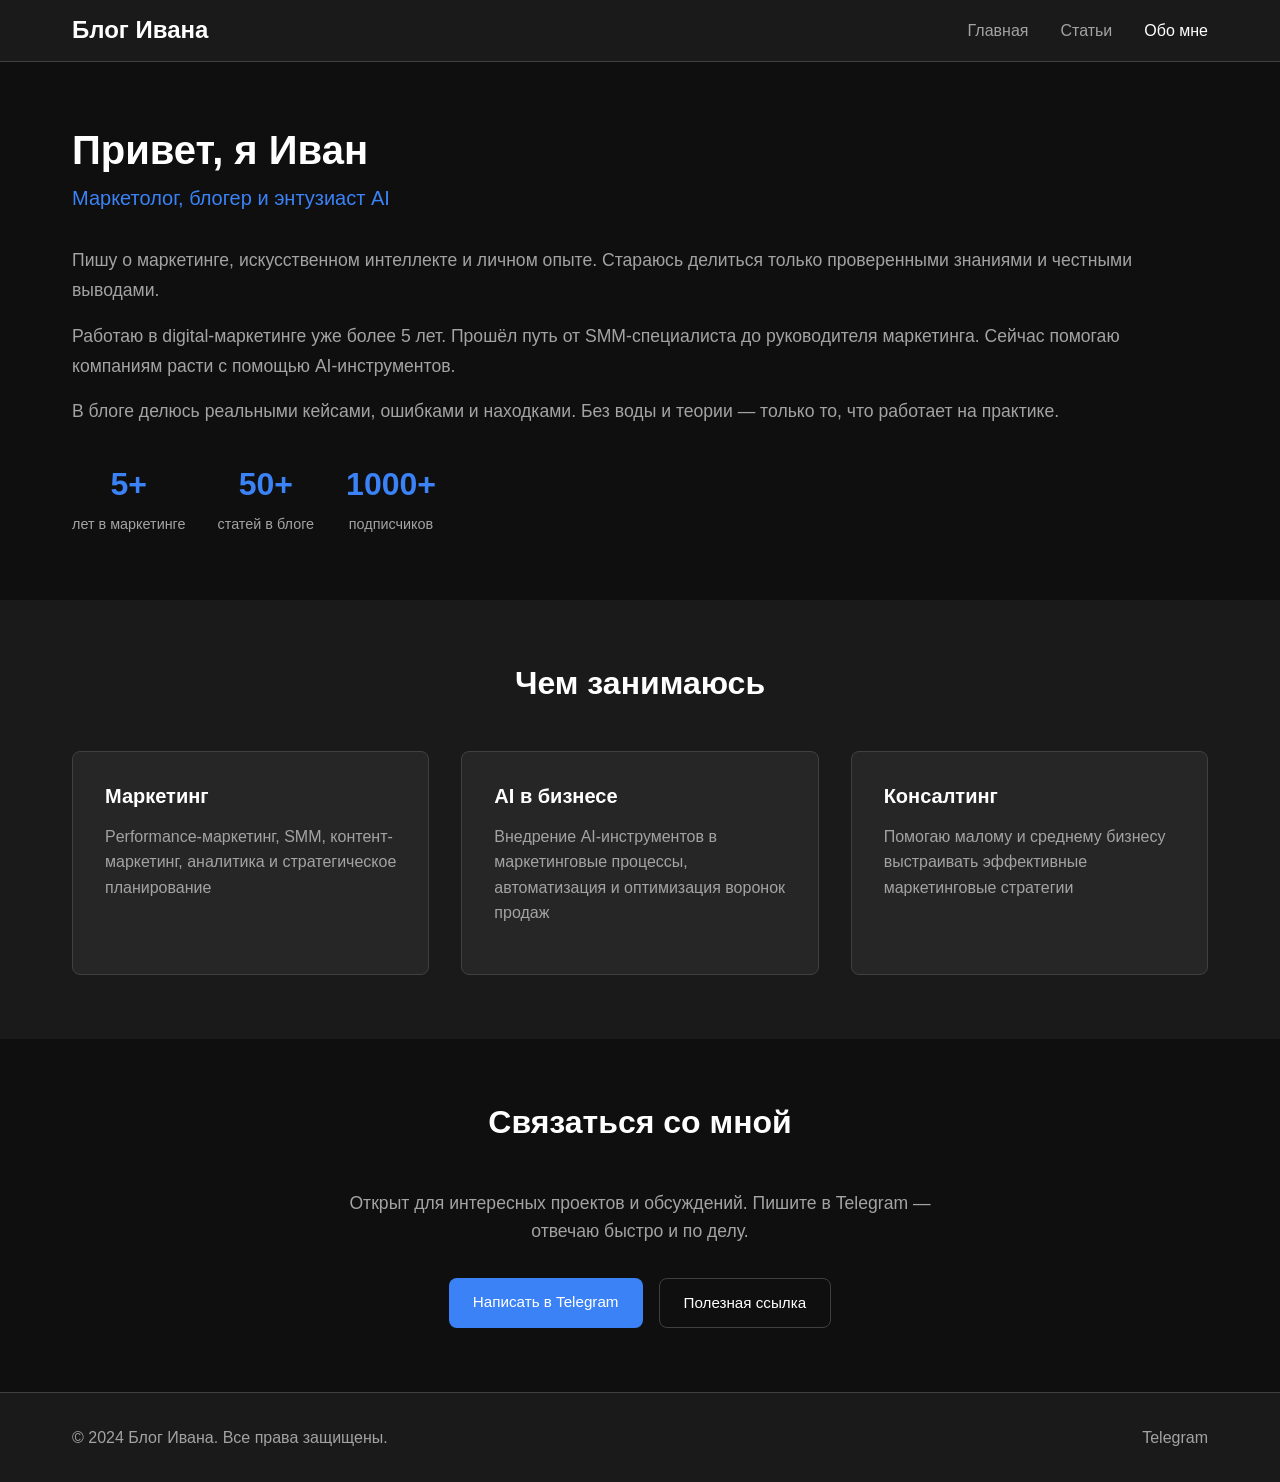
<file: about.html>
<!DOCTYPE html>
<html lang="ru">
<head>
    <meta charset="UTF-8">
    <meta name="viewport" content="width=device-width, initial-scale=1.0">
    <title>Обо мне | Блог Ивана</title>
    <meta name="description" content="Иван Ильин — маркетолог, блогер, энтузиаст AI">
    <link rel="stylesheet" href="assets/css/style.css">
</head>
<body>
    <header class="header">
        <nav class="nav">
            <div class="nav__brand">
                <h1>Блог Ивана</h1>
            </div>
            <ul class="nav__menu">
                <li><a href="index.html" class="nav__link">Главная</a></li>
                <li><a href="posts.html" class="nav__link">Статьи</a></li>
                <li><a href="about.html" class="nav__link nav__link--active">Обо мне</a></li>
            </ul>
        </nav>
    </header>

    <main class="main">
        <section class="about-hero">
            <div class="container">
                <div class="about-content">
                    <div class="about-text">
                        <h2 class="about__title">Привет, я Иван</h2>
                        <p class="about__subtitle">Маркетолог, блогер и энтузиаст AI</p>
                        
                        <div class="about__description">
                            <p>
                                Пишу о маркетинге, искусственном интеллекте и личном опыте. 
                                Стараюсь делиться только проверенными знаниями и честными выводами.
                            </p>
                            
                            <p>
                                Работаю в digital-маркетинге уже более 5 лет. Прошёл путь от SMM-специалиста 
                                до руководителя маркетинга. Сейчас помогаю компаниям расти с помощью AI-инструментов.
                            </p>

                            <p>
                                В блоге делюсь реальными кейсами, ошибками и находками. 
                                Без воды и теории — только то, что работает на практике.
                            </p>
                        </div>

                        <div class="about__stats">
                            <div class="stat">
                                <span class="stat__number">5+</span>
                                <span class="stat__label">лет в маркетинге</span>
                            </div>
                            <div class="stat">
                                <span class="stat__number">50+</span>
                                <span class="stat__label">статей в блоге</span>
                            </div>
                            <div class="stat">
                                <span class="stat__number">1000+</span>
                                <span class="stat__label">подписчиков</span>
                            </div>
                        </div>
                    </div>
                </div>
            </div>
        </section>

        <section class="expertise">
            <div class="container">
                <h3 class="section__title">Чем занимаюсь</h3>
                <div class="expertise-grid">
                    <div class="expertise-item">
                        <h4 class="expertise-item__title">Маркетинг</h4>
                        <p class="expertise-item__description">
                            Performance-маркетинг, SMM, контент-маркетинг, 
                            аналитика и стратегическое планирование
                        </p>
                    </div>

                    <div class="expertise-item">
                        <h4 class="expertise-item__title">AI в бизнесе</h4>
                        <p class="expertise-item__description">
                            Внедрение AI-инструментов в маркетинговые процессы, 
                            автоматизация и оптимизация воронок продаж
                        </p>
                    </div>

                    <div class="expertise-item">
                        <h4 class="expertise-item__title">Консалтинг</h4>
                        <p class="expertise-item__description">
                            Помогаю малому и среднему бизнесу выстраивать 
                            эффективные маркетинговые стратегии
                        </p>
                    </div>
                </div>
            </div>
        </section>

        <section class="contact">
            <div class="container">
                <h3 class="section__title">Связаться со мной</h3>
                <div class="contact-content">
                    <p class="contact__description">
                        Открыт для интересных проектов и обсуждений. 
                        Пишите в Telegram — отвечаю быстро и по делу.
                    </p>
                    
                    <div class="contact-links">
                        <a href="https://t.me/ivanilin_blog" class="btn btn--primary" target="_blank">
                            Написать в Telegram
                        </a>
                        <a href="https://sevaustinov.me" class="btn btn--secondary" target="_blank">
                            Полезная ссылка
                        </a>
                    </div>
                </div>
            </div>
        </section>
    </main>

    <footer class="footer">
        <div class="container">
            <p>&copy; 2024 Блог Ивана. Все права защищены.</p>
            <div class="social">
                <a href="https://t.me/ivanilin_blog" target="_blank">Telegram</a>
            </div>
        </div>
    </footer>

    <script src="assets/js/main.js"></script>
</body>
</html>
</file>
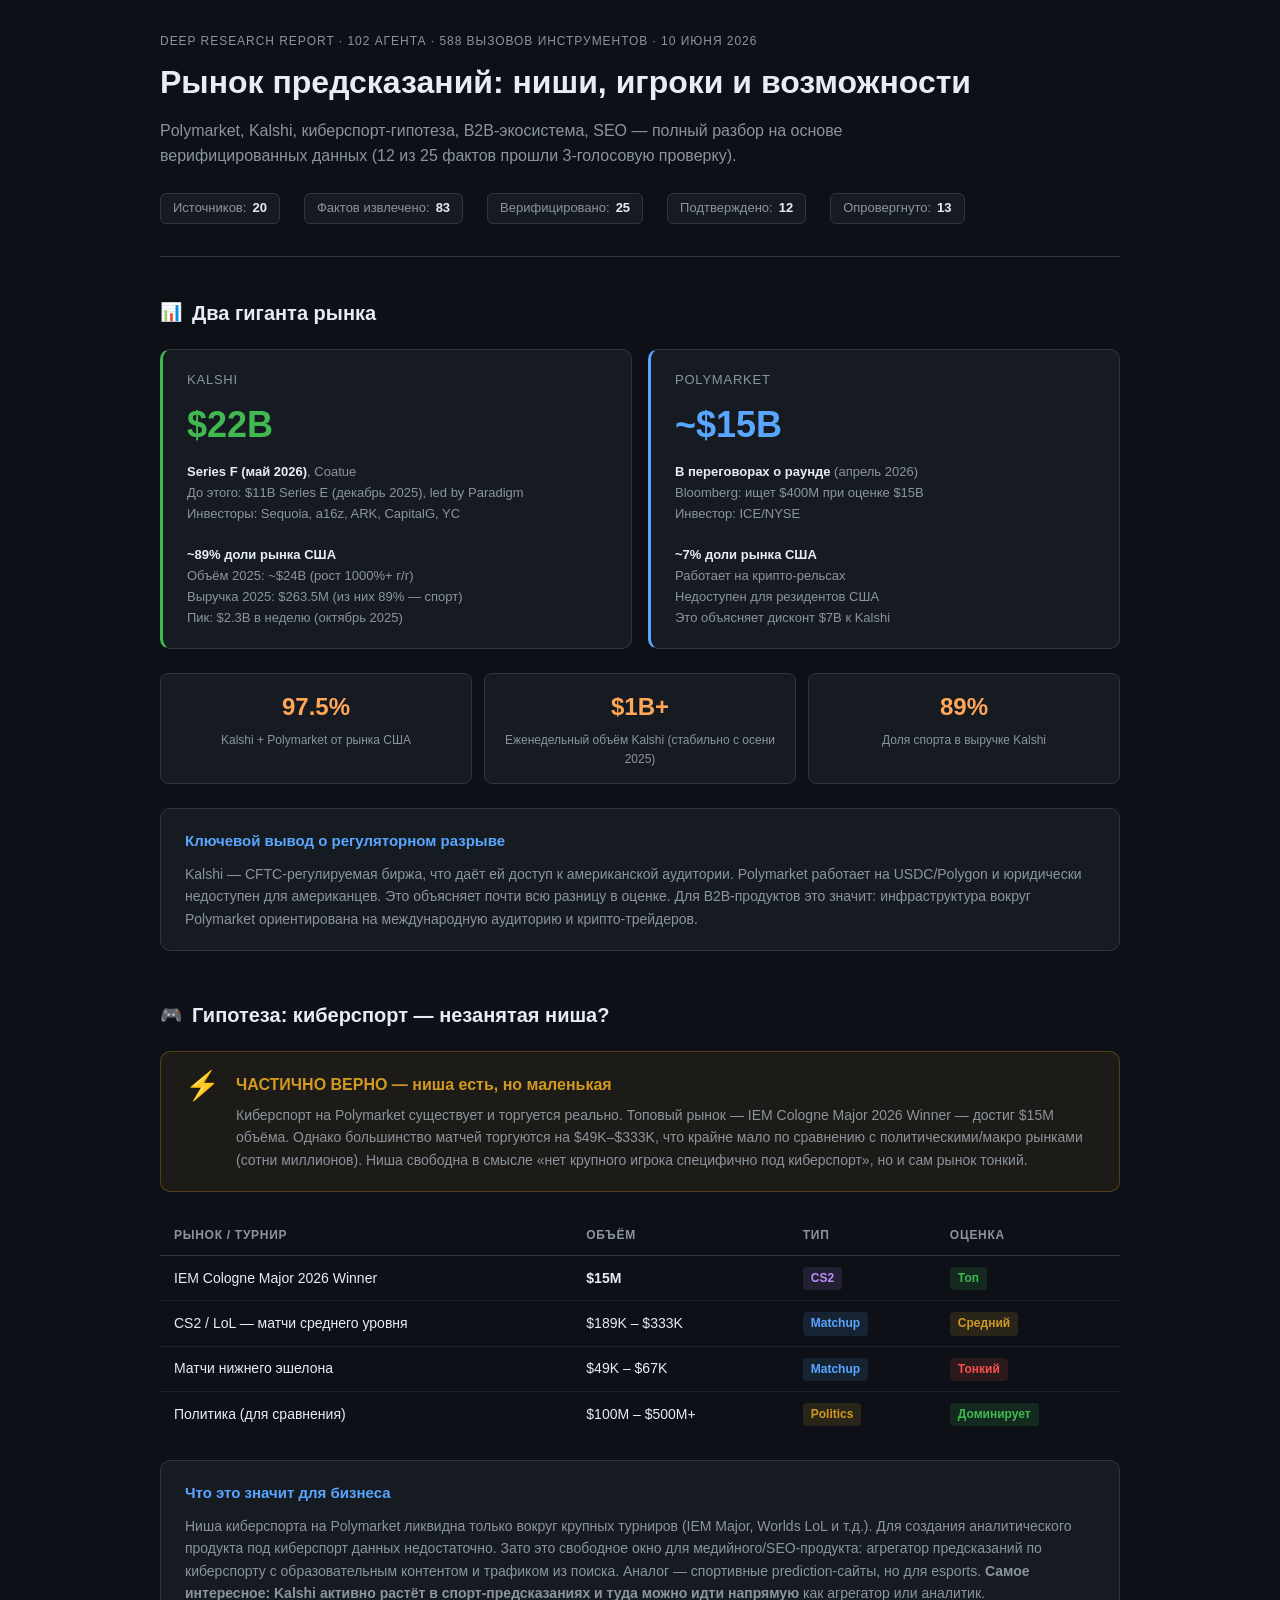
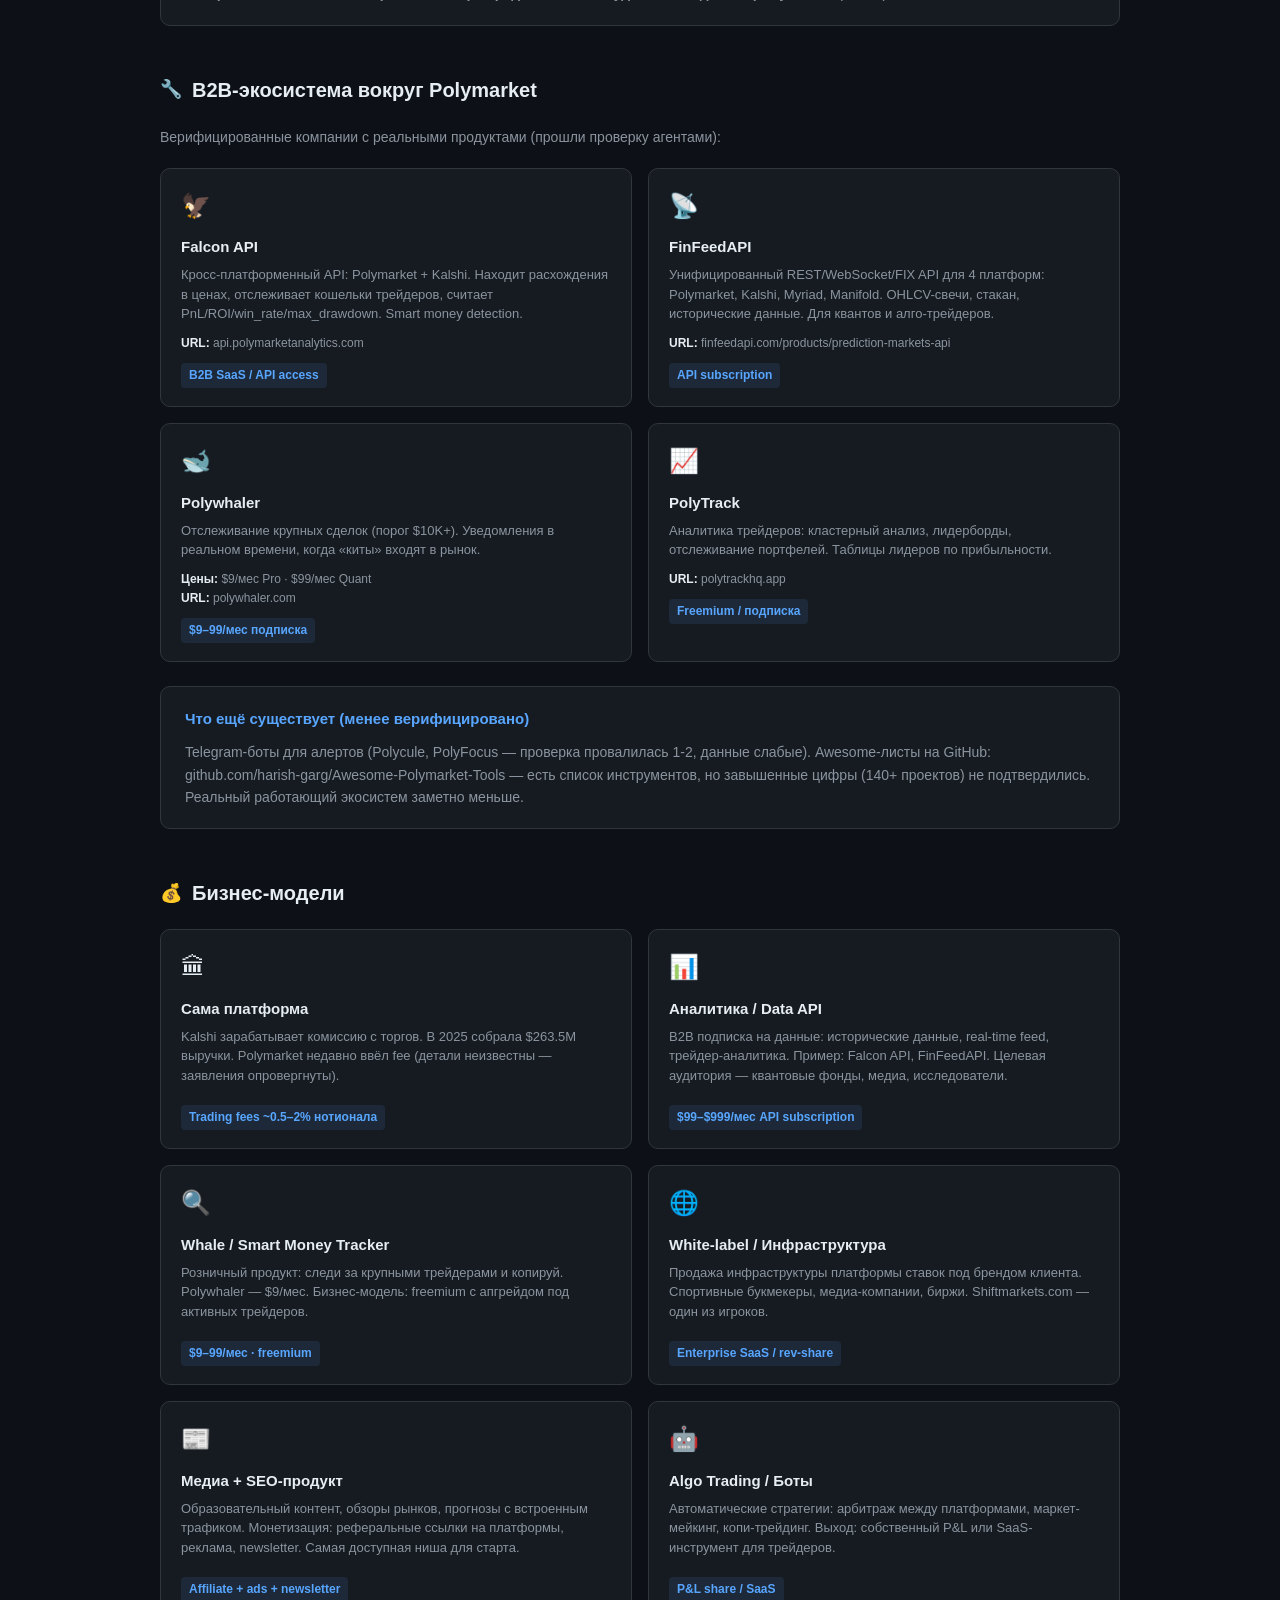
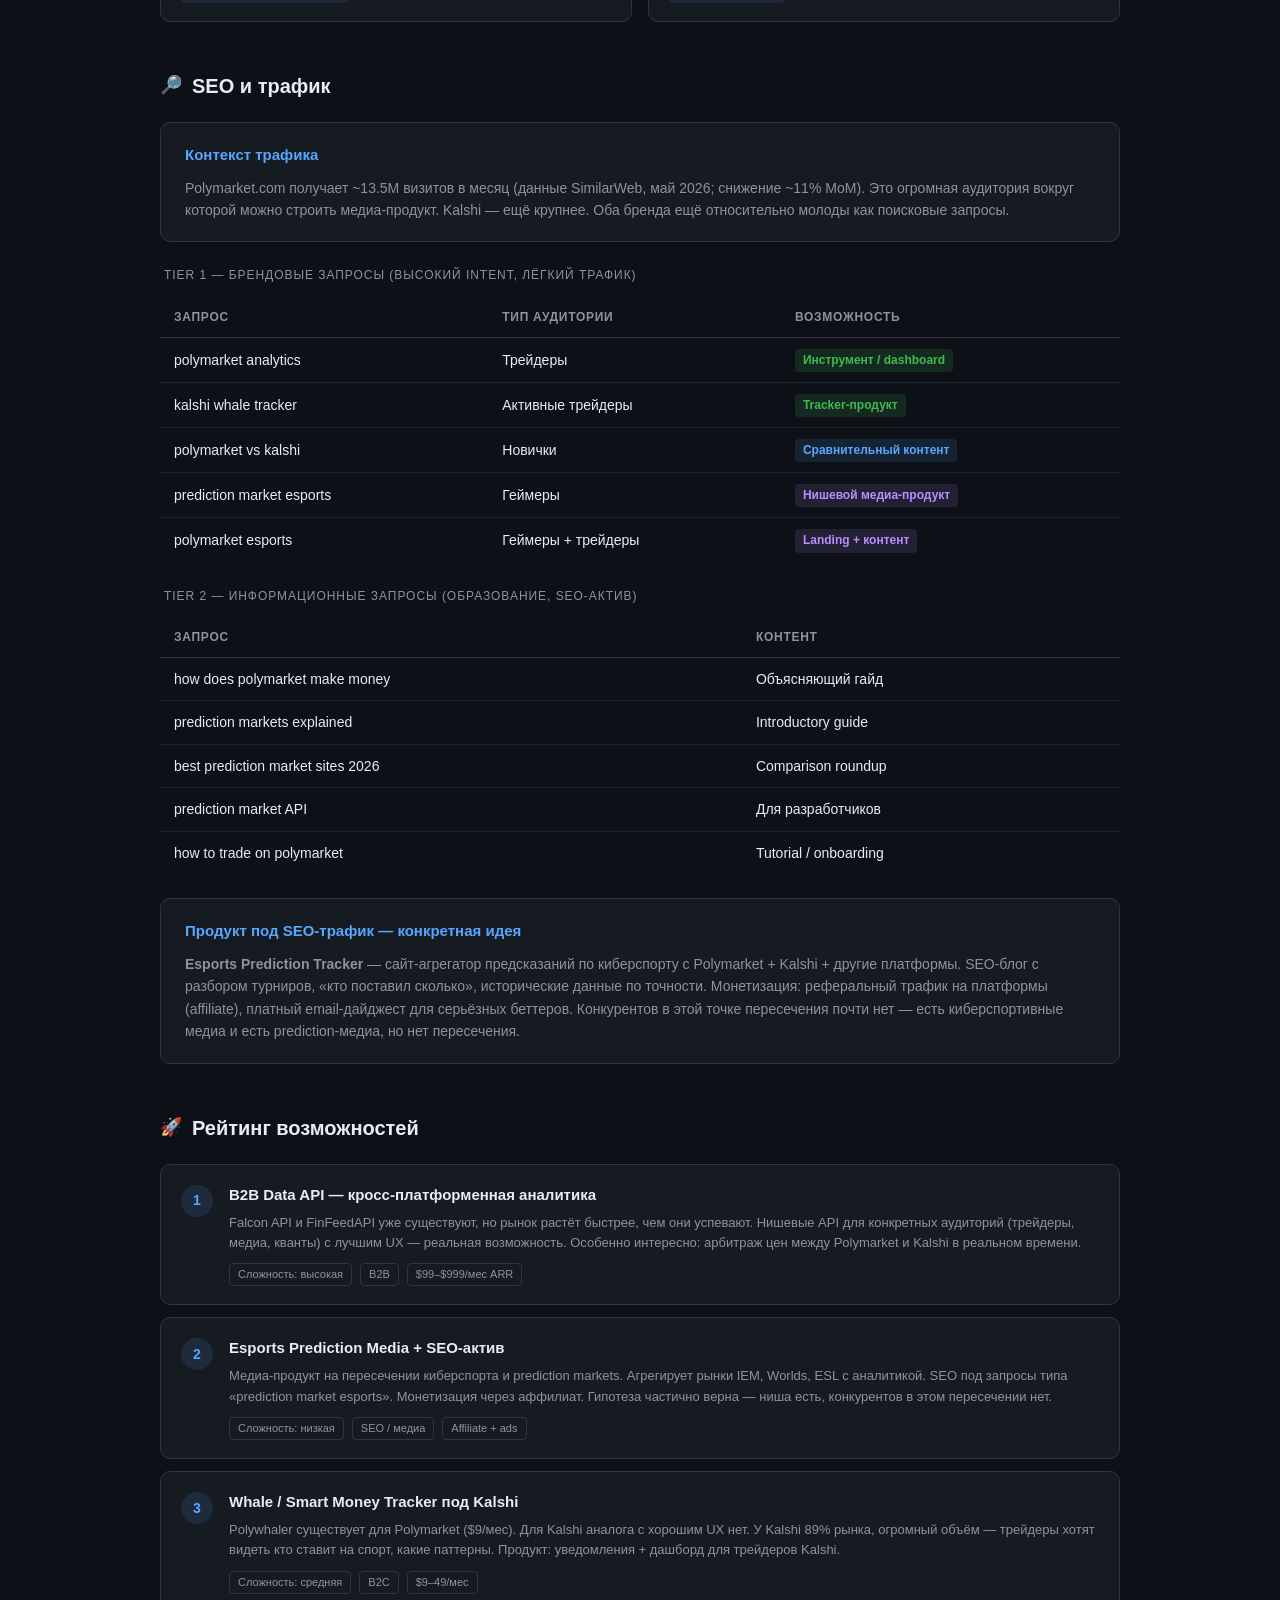
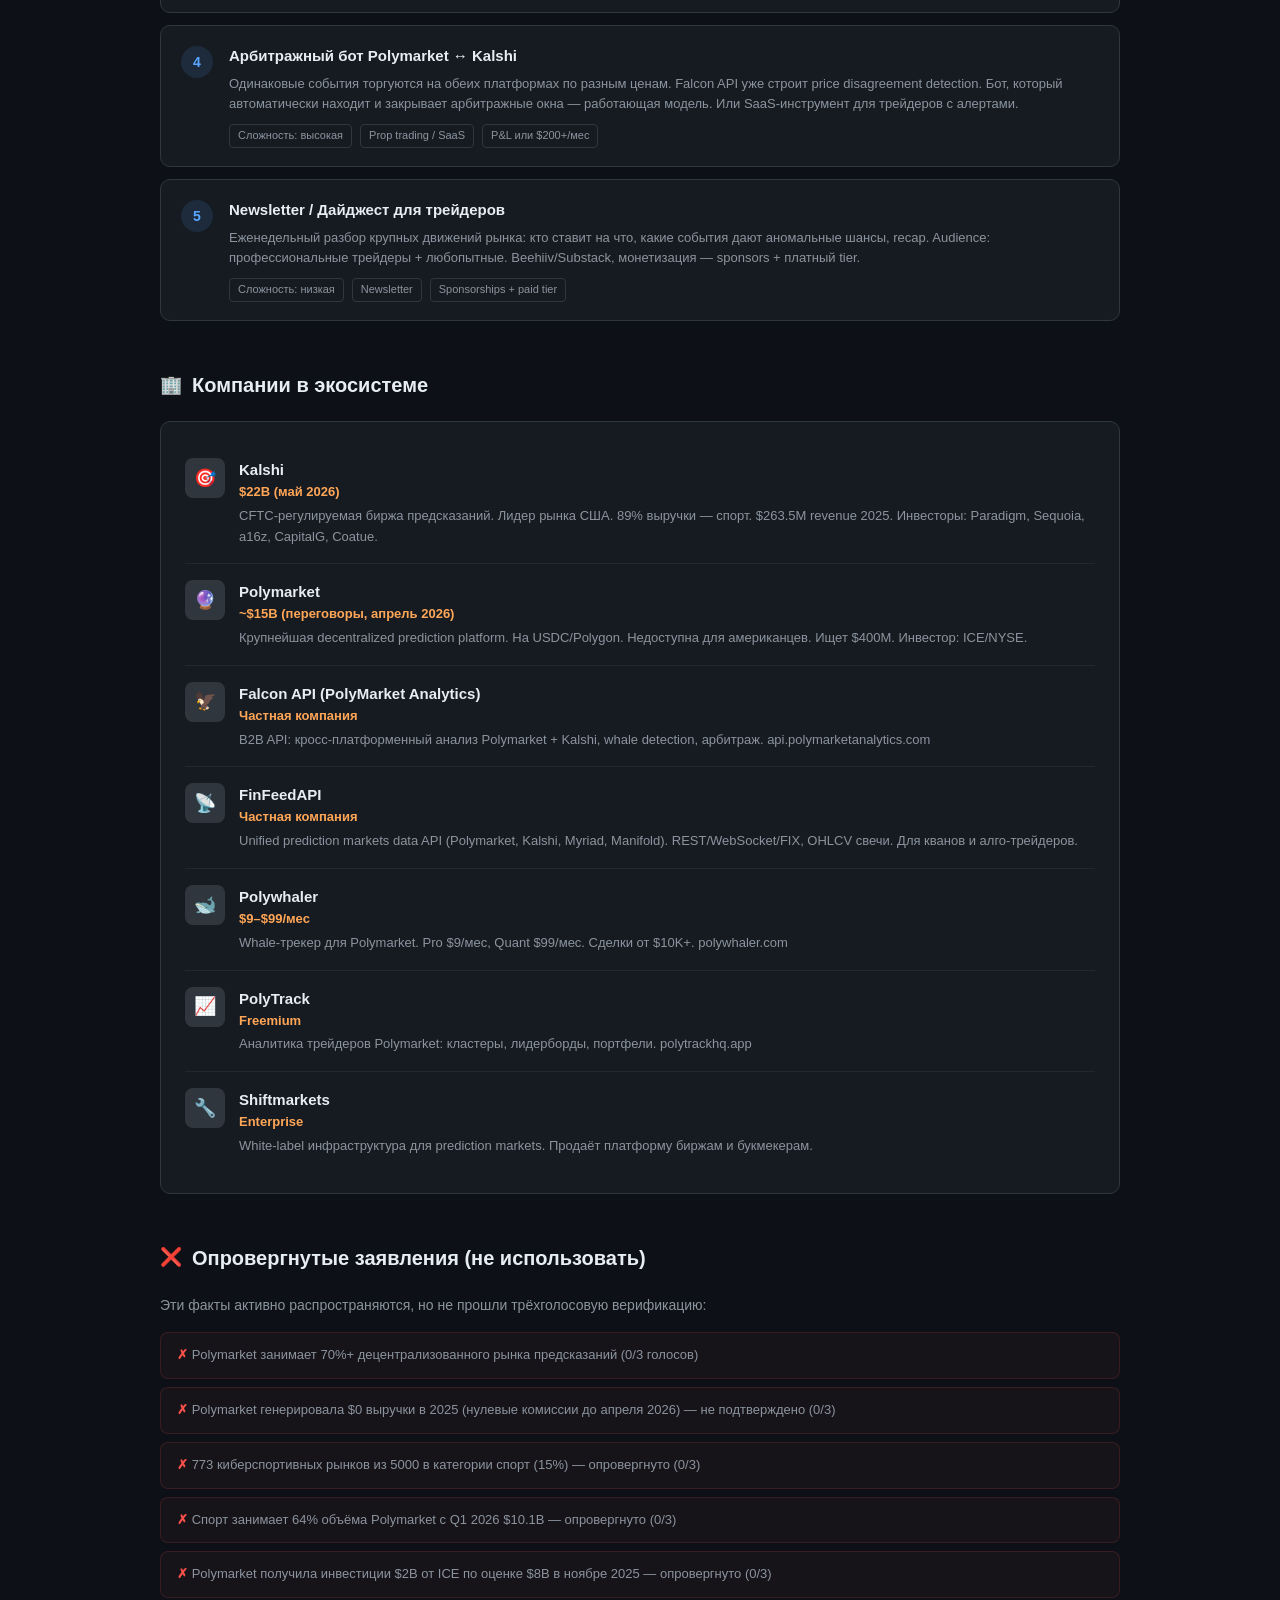
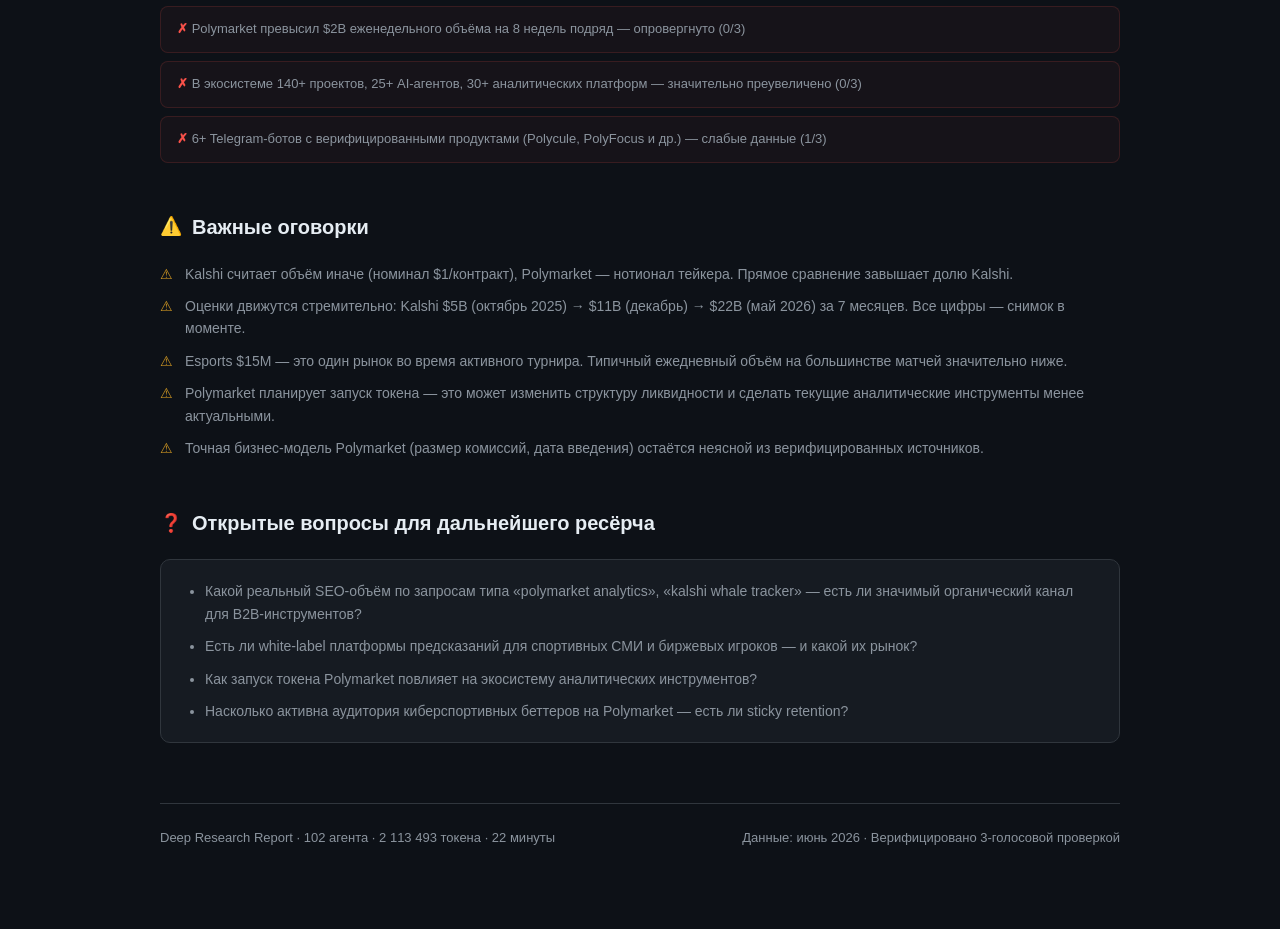
<file: polymarket-research.html>
<!DOCTYPE html>
<html lang="ru">
<head>
<meta charset="UTF-8">
<meta name="viewport" content="width=device-width, initial-scale=1.0">
<title>Polymarket Research — Ниши и возможности 2026</title>
<style>
  :root {
    --bg: #0d1117;
    --card: #161b22;
    --border: #30363d;
    --text: #e6edf3;
    --muted: #8b949e;
    --accent: #58a6ff;
    --green: #3fb950;
    --yellow: #d29922;
    --red: #f85149;
    --purple: #bc8cff;
    --orange: #ffa657;
  }
  * { box-sizing: border-box; margin: 0; padding: 0; }
  body {
    background: var(--bg);
    color: var(--text);
    font-family: -apple-system, BlinkMacSystemFont, 'Segoe UI', sans-serif;
    font-size: 15px;
    line-height: 1.6;
    padding: 32px 16px 80px;
  }
  .container { max-width: 960px; margin: 0 auto; }

  /* Header */
  .header {
    border-bottom: 1px solid var(--border);
    padding-bottom: 32px;
    margin-bottom: 40px;
  }
  .header-meta {
    font-size: 12px;
    color: var(--muted);
    text-transform: uppercase;
    letter-spacing: 0.08em;
    margin-bottom: 12px;
  }
  h1 {
    font-size: 32px;
    font-weight: 700;
    line-height: 1.2;
    margin-bottom: 16px;
  }
  .header-summary {
    color: var(--muted);
    font-size: 16px;
    max-width: 720px;
  }
  .stats-row {
    display: flex;
    gap: 24px;
    flex-wrap: wrap;
    margin-top: 24px;
  }
  .stat-chip {
    display: flex;
    align-items: center;
    gap: 6px;
    font-size: 13px;
    color: var(--muted);
    background: var(--card);
    border: 1px solid var(--border);
    border-radius: 6px;
    padding: 4px 12px;
  }
  .stat-chip span { color: var(--text); font-weight: 600; }

  /* Sections */
  .section { margin-bottom: 48px; }
  h2 {
    font-size: 20px;
    font-weight: 700;
    margin-bottom: 20px;
    display: flex;
    align-items: center;
    gap: 10px;
    color: var(--text);
  }
  h2 .icon { font-size: 18px; }
  h3 {
    font-size: 15px;
    font-weight: 600;
    margin-bottom: 10px;
    color: var(--accent);
  }

  /* Cards */
  .card {
    background: var(--card);
    border: 1px solid var(--border);
    border-radius: 10px;
    padding: 20px 24px;
    margin-bottom: 16px;
  }
  .card p { color: var(--muted); font-size: 14px; margin-top: 8px; line-height: 1.6; }

  /* Valuation grid */
  .val-grid {
    display: grid;
    grid-template-columns: 1fr 1fr;
    gap: 16px;
    margin-bottom: 24px;
  }
  @media (max-width: 600px) { .val-grid { grid-template-columns: 1fr; } }
  .val-card {
    background: var(--card);
    border: 1px solid var(--border);
    border-radius: 10px;
    padding: 20px 24px;
  }
  .val-card.kalshi { border-left: 3px solid var(--green); }
  .val-card.polymarket { border-left: 3px solid var(--accent); }
  .val-name { font-size: 13px; color: var(--muted); text-transform: uppercase; letter-spacing: 0.06em; margin-bottom: 6px; }
  .val-amount { font-size: 36px; font-weight: 800; margin-bottom: 8px; }
  .val-card.kalshi .val-amount { color: var(--green); }
  .val-card.polymarket .val-amount { color: var(--accent); }
  .val-detail { font-size: 13px; color: var(--muted); }
  .val-detail strong { color: var(--text); }

  /* Metrics row */
  .metrics { display: grid; grid-template-columns: repeat(3, 1fr); gap: 12px; margin-bottom: 24px; }
  @media (max-width: 600px) { .metrics { grid-template-columns: 1fr 1fr; } }
  .metric {
    background: var(--card);
    border: 1px solid var(--border);
    border-radius: 8px;
    padding: 14px 16px;
    text-align: center;
  }
  .metric-val { font-size: 24px; font-weight: 700; color: var(--orange); }
  .metric-label { font-size: 12px; color: var(--muted); margin-top: 4px; }

  /* Verdict banner */
  .verdict {
    border-radius: 10px;
    padding: 20px 24px;
    margin-bottom: 24px;
    display: flex;
    gap: 16px;
    align-items: flex-start;
  }
  .verdict.yes { background: rgba(63, 185, 80, 0.08); border: 1px solid rgba(63, 185, 80, 0.3); }
  .verdict.partial { background: rgba(210, 153, 34, 0.08); border: 1px solid rgba(210, 153, 34, 0.3); }
  .verdict.no { background: rgba(248, 81, 73, 0.08); border: 1px solid rgba(248, 81, 73, 0.3); }
  .verdict-icon { font-size: 28px; line-height: 1; }
  .verdict-title { font-size: 16px; font-weight: 700; margin-bottom: 6px; }
  .verdict.yes .verdict-title { color: var(--green); }
  .verdict.partial .verdict-title { color: var(--yellow); }
  .verdict.no .verdict-title { color: var(--red); }
  .verdict-body { font-size: 14px; color: var(--muted); line-height: 1.6; }

  /* Esports volume table */
  .table-wrap { overflow-x: auto; }
  table {
    width: 100%;
    border-collapse: collapse;
    font-size: 14px;
  }
  th {
    text-align: left;
    padding: 10px 14px;
    font-size: 12px;
    color: var(--muted);
    text-transform: uppercase;
    letter-spacing: 0.06em;
    border-bottom: 1px solid var(--border);
  }
  td {
    padding: 10px 14px;
    border-bottom: 1px solid rgba(48, 54, 61, 0.5);
    color: var(--text);
  }
  tr:last-child td { border-bottom: none; }
  tr:hover td { background: rgba(88, 166, 255, 0.04); }
  .badge {
    display: inline-block;
    padding: 2px 8px;
    border-radius: 4px;
    font-size: 12px;
    font-weight: 600;
  }
  .badge-green { background: rgba(63, 185, 80, 0.15); color: var(--green); }
  .badge-yellow { background: rgba(210, 153, 34, 0.15); color: var(--yellow); }
  .badge-red { background: rgba(248, 81, 73, 0.12); color: var(--red); }
  .badge-blue { background: rgba(88, 166, 255, 0.12); color: var(--accent); }
  .badge-purple { background: rgba(188, 140, 255, 0.12); color: var(--purple); }

  /* Business models */
  .biz-grid { display: grid; grid-template-columns: 1fr 1fr; gap: 16px; }
  @media (max-width: 600px) { .biz-grid { grid-template-columns: 1fr; } }
  .biz-card {
    background: var(--card);
    border: 1px solid var(--border);
    border-radius: 10px;
    padding: 18px 20px;
  }
  .biz-icon { font-size: 24px; margin-bottom: 10px; }
  .biz-title { font-weight: 700; font-size: 15px; margin-bottom: 6px; }
  .biz-desc { font-size: 13px; color: var(--muted); margin-bottom: 10px; line-height: 1.5; }
  .biz-examples { font-size: 12px; color: var(--muted); }
  .biz-examples strong { color: var(--text); }
  .biz-revenue {
    display: inline-block;
    margin-top: 10px;
    font-size: 12px;
    font-weight: 600;
    padding: 3px 8px;
    border-radius: 4px;
    background: rgba(88, 166, 255, 0.1);
    color: var(--accent);
  }

  /* SEO table */
  .seo-tier { margin-bottom: 24px; }
  .seo-tier-title {
    font-size: 12px;
    text-transform: uppercase;
    letter-spacing: 0.08em;
    color: var(--muted);
    margin-bottom: 12px;
    padding-left: 4px;
  }

  /* Companies */
  .company-row {
    display: flex;
    gap: 14px;
    align-items: flex-start;
    padding: 16px 0;
    border-bottom: 1px solid rgba(48, 54, 61, 0.5);
  }
  .company-row:last-child { border-bottom: none; }
  .company-logo {
    width: 40px;
    height: 40px;
    border-radius: 8px;
    background: var(--border);
    display: flex;
    align-items: center;
    justify-content: center;
    font-size: 18px;
    flex-shrink: 0;
  }
  .company-name { font-weight: 700; font-size: 15px; }
  .company-val { font-size: 13px; color: var(--orange); font-weight: 600; }
  .company-desc { font-size: 13px; color: var(--muted); margin-top: 3px; }

  /* Opportunity cards */
  .opp-list { display: flex; flex-direction: column; gap: 12px; }
  .opp-item {
    background: var(--card);
    border: 1px solid var(--border);
    border-radius: 10px;
    padding: 18px 20px;
    display: flex;
    gap: 16px;
  }
  .opp-num {
    width: 32px;
    height: 32px;
    border-radius: 50%;
    background: rgba(88, 166, 255, 0.12);
    color: var(--accent);
    font-weight: 800;
    font-size: 14px;
    display: flex;
    align-items: center;
    justify-content: center;
    flex-shrink: 0;
    margin-top: 2px;
  }
  .opp-title { font-weight: 700; font-size: 15px; margin-bottom: 6px; }
  .opp-desc { font-size: 13px; color: var(--muted); line-height: 1.55; }
  .opp-tags { display: flex; gap: 8px; flex-wrap: wrap; margin-top: 10px; }
  .opp-tag {
    font-size: 11px;
    padding: 2px 8px;
    border-radius: 4px;
    border: 1px solid var(--border);
    color: var(--muted);
  }

  /* Confidence badge */
  .conf { display: inline-flex; align-items: center; gap: 4px; font-size: 12px; }
  .conf-dot {
    width: 8px; height: 8px; border-radius: 50%;
  }
  .conf-high .conf-dot { background: var(--green); }
  .conf-medium .conf-dot { background: var(--yellow); }

  /* Refuted */
  .refuted-list { display: flex; flex-direction: column; gap: 8px; }
  .refuted-item {
    background: rgba(248, 81, 73, 0.04);
    border: 1px solid rgba(248, 81, 73, 0.15);
    border-radius: 8px;
    padding: 12px 16px;
    font-size: 13px;
    color: var(--muted);
  }
  .refuted-item::before {
    content: "✗ ";
    color: var(--red);
    font-weight: 700;
  }

  /* Caveats */
  .caveat-list { display: flex; flex-direction: column; gap: 10px; }
  .caveat-item {
    display: flex;
    gap: 12px;
    align-items: flex-start;
    font-size: 14px;
    color: var(--muted);
  }
  .caveat-item::before {
    content: "⚠";
    color: var(--yellow);
    flex-shrink: 0;
    font-size: 14px;
  }

  /* Footer */
  .footer {
    margin-top: 60px;
    padding-top: 24px;
    border-top: 1px solid var(--border);
    font-size: 13px;
    color: var(--muted);
    display: flex;
    justify-content: space-between;
    flex-wrap: wrap;
    gap: 8px;
  }

  /* Divider */
  hr { border: none; border-top: 1px solid var(--border); margin: 32px 0; }
</style>
</head>
<body>
<div class="container">

  <!-- Header -->
  <div class="header">
    <div class="header-meta">Deep Research Report · 102 агента · 588 вызовов инструментов · 10 июня 2026</div>
    <h1>Рынок предсказаний: ниши, игроки и возможности</h1>
    <p class="header-summary">Polymarket, Kalshi, киберспорт-гипотеза, B2B-экосистема, SEO — полный разбор на основе верифицированных данных (12 из 25 фактов прошли 3-голосовую проверку).</p>
    <div class="stats-row">
      <div class="stat-chip">Источников: <span>20</span></div>
      <div class="stat-chip">Фактов извлечено: <span>83</span></div>
      <div class="stat-chip">Верифицировано: <span>25</span></div>
      <div class="stat-chip">Подтверждено: <span>12</span></div>
      <div class="stat-chip">Опровергнуто: <span>13</span></div>
    </div>
  </div>

  <!-- SECTION 1: Market overview -->
  <div class="section">
    <h2><span class="icon">📊</span> Два гиганта рынка</h2>

    <div class="val-grid">
      <div class="val-card kalshi">
        <div class="val-name">Kalshi</div>
        <div class="val-amount">$22B</div>
        <div class="val-detail">
          <strong>Series F (май 2026)</strong>, Coatue<br>
          До этого: $11B Series E (декабрь 2025), led by Paradigm<br>
          Инвесторы: Sequoia, a16z, ARK, CapitalG, YC<br>
          <br>
          <strong>~89% доли рынка США</strong><br>
          Объём 2025: ~$24B (рост 1000%+ г/г)<br>
          Выручка 2025: $263.5M (из них 89% — спорт)<br>
          Пик: $2.3B в неделю (октябрь 2025)
        </div>
      </div>
      <div class="val-card polymarket">
        <div class="val-name">Polymarket</div>
        <div class="val-amount">~$15B</div>
        <div class="val-detail">
          <strong>В переговорах о раунде</strong> (апрель 2026)<br>
          Bloomberg: ищет $400M при оценке $15B<br>
          Инвестор: ICE/NYSE<br>
          <br>
          <strong>~7% доли рынка США</strong><br>
          Работает на крипто-рельсах<br>
          Недоступен для резидентов США<br>
          Это объясняет дисконт $7B к Kalshi
        </div>
      </div>
    </div>

    <div class="metrics">
      <div class="metric">
        <div class="metric-val">97.5%</div>
        <div class="metric-label">Kalshi + Polymarket от рынка США</div>
      </div>
      <div class="metric">
        <div class="metric-val">$1B+</div>
        <div class="metric-label">Еженедельный объём Kalshi (стабильно с осени 2025)</div>
      </div>
      <div class="metric">
        <div class="metric-val">89%</div>
        <div class="metric-label">Доля спорта в выручке Kalshi</div>
      </div>
    </div>

    <div class="card">
      <h3>Ключевой вывод о регуляторном разрыве</h3>
      <p>Kalshi — CFTC-регулируемая биржа, что даёт ей доступ к американской аудитории. Polymarket работает на USDC/Polygon и юридически недоступен для американцев. Это объясняет почти всю разницу в оценке. Для B2B-продуктов это значит: инфраструктура вокруг Polymarket ориентирована на международную аудиторию и крипто-трейдеров.</p>
    </div>
  </div>

  <!-- SECTION 2: Esports hypothesis -->
  <div class="section">
    <h2><span class="icon">🎮</span> Гипотеза: киберспорт — незанятая ниша?</h2>

    <div class="verdict partial">
      <div class="verdict-icon">⚡</div>
      <div>
        <div class="verdict-title">ЧАСТИЧНО ВЕРНО — ниша есть, но маленькая</div>
        <div class="verdict-body">Киберспорт на Polymarket существует и торгуется реально. Топовый рынок — IEM Cologne Major 2026 Winner — достиг $15M объёма. Однако большинство матчей торгуются на $49K–$333K, что крайне мало по сравнению с политическими/макро рынками (сотни миллионов). Ниша свободна в смысле «нет крупного игрока специфично под киберспорт», но и сам рынок тонкий.</div>
      </div>
    </div>

    <div class="table-wrap">
      <table>
        <thead>
          <tr>
            <th>Рынок / Турнир</th>
            <th>Объём</th>
            <th>Тип</th>
            <th>Оценка</th>
          </tr>
        </thead>
        <tbody>
          <tr>
            <td>IEM Cologne Major 2026 Winner</td>
            <td><strong>$15M</strong></td>
            <td><span class="badge badge-purple">CS2</span></td>
            <td><span class="badge badge-green">Топ</span></td>
          </tr>
          <tr>
            <td>CS2 / LoL — матчи среднего уровня</td>
            <td>$189K – $333K</td>
            <td><span class="badge badge-blue">Matchup</span></td>
            <td><span class="badge badge-yellow">Средний</span></td>
          </tr>
          <tr>
            <td>Матчи нижнего эшелона</td>
            <td>$49K – $67K</td>
            <td><span class="badge badge-blue">Matchup</span></td>
            <td><span class="badge badge-red">Тонкий</span></td>
          </tr>
          <tr>
            <td>Политика (для сравнения)</td>
            <td>$100M – $500M+</td>
            <td><span class="badge badge-yellow">Politics</span></td>
            <td><span class="badge badge-green">Доминирует</span></td>
          </tr>
        </tbody>
      </table>
    </div>

    <br>
    <div class="card">
      <h3>Что это значит для бизнеса</h3>
      <p>Ниша киберспорта на Polymarket ликвидна только вокруг крупных турниров (IEM Major, Worlds LoL и т.д.). Для создания аналитического продукта под киберспорт данных недостаточно. Зато это свободное окно для медийного/SEO-продукта: агрегатор предсказаний по киберспорту с образовательным контентом и трафиком из поиска. Аналог — спортивные prediction-сайты, но для esports. <strong>Самое интересное: Kalshi активно растёт в спорт-предсказаниях и туда можно идти напрямую</strong> как агрегатор или аналитик.</p>
    </div>
  </div>

  <!-- SECTION 3: B2B Ecosystem -->
  <div class="section">
    <h2><span class="icon">🔧</span> B2B-экосистема вокруг Polymarket</h2>

    <p style="color: var(--muted); margin-bottom: 20px; font-size: 14px;">Верифицированные компании с реальными продуктами (прошли проверку агентами):</p>

    <div class="biz-grid">

      <div class="biz-card">
        <div class="biz-icon">🦅</div>
        <div class="biz-title">Falcon API</div>
        <div class="biz-desc">Кросс-платформенный API: Polymarket + Kalshi. Находит расхождения в ценах, отслеживает кошельки трейдеров, считает PnL/ROI/win_rate/max_drawdown. Smart money detection.</div>
        <div class="biz-examples"><strong>URL:</strong> api.polymarketanalytics.com</div>
        <div class="biz-revenue">B2B SaaS / API access</div>
      </div>

      <div class="biz-card">
        <div class="biz-icon">📡</div>
        <div class="biz-title">FinFeedAPI</div>
        <div class="biz-desc">Унифицированный REST/WebSocket/FIX API для 4 платформ: Polymarket, Kalshi, Myriad, Manifold. OHLCV-свечи, стакан, исторические данные. Для квантов и алго-трейдеров.</div>
        <div class="biz-examples"><strong>URL:</strong> finfeedapi.com/products/prediction-markets-api</div>
        <div class="biz-revenue">API subscription</div>
      </div>

      <div class="biz-card">
        <div class="biz-icon">🐋</div>
        <div class="biz-title">Polywhaler</div>
        <div class="biz-desc">Отслеживание крупных сделок (порог $10K+). Уведомления в реальном времени, когда «киты» входят в рынок.</div>
        <div class="biz-examples">
          <strong>Цены:</strong> $9/мес Pro · $99/мес Quant<br>
          <strong>URL:</strong> polywhaler.com
        </div>
        <div class="biz-revenue">$9–99/мес подписка</div>
      </div>

      <div class="biz-card">
        <div class="biz-icon">📈</div>
        <div class="biz-title">PolyTrack</div>
        <div class="biz-desc">Аналитика трейдеров: кластерный анализ, лидерборды, отслеживание портфелей. Таблицы лидеров по прибыльности.</div>
        <div class="biz-examples"><strong>URL:</strong> polytrackhq.app</div>
        <div class="biz-revenue">Freemium / подписка</div>
      </div>

    </div>

    <br>
    <div class="card">
      <h3>Что ещё существует (менее верифицировано)</h3>
      <p>Telegram-боты для алертов (Polycule, PolyFocus — проверка провалилась 1-2, данные слабые). Awesome-листы на GitHub: github.com/harish-garg/Awesome-Polymarket-Tools — есть список инструментов, но завышенные цифры (140+ проектов) не подтвердились. Реальный работающий экосистем заметно меньше.</p>
    </div>
  </div>

  <!-- SECTION 4: Business models -->
  <div class="section">
    <h2><span class="icon">💰</span> Бизнес-модели</h2>

    <div class="biz-grid">
      <div class="biz-card">
        <div class="biz-icon">🏛</div>
        <div class="biz-title">Сама платформа</div>
        <div class="biz-desc">Kalshi зарабатывает комиссию с торгов. В 2025 собрала $263.5M выручки. Polymarket недавно ввёл fee (детали неизвестны — заявления опровергнуты).</div>
        <div class="biz-revenue">Trading fees ~0.5–2% нотионала</div>
      </div>

      <div class="biz-card">
        <div class="biz-icon">📊</div>
        <div class="biz-title">Аналитика / Data API</div>
        <div class="biz-desc">B2B подписка на данные: исторические данные, real-time feed, трейдер-аналитика. Пример: Falcon API, FinFeedAPI. Целевая аудитория — квантовые фонды, медиа, исследователи.</div>
        <div class="biz-revenue">$99–$999/мес API subscription</div>
      </div>

      <div class="biz-card">
        <div class="biz-icon">🔍</div>
        <div class="biz-title">Whale / Smart Money Tracker</div>
        <div class="biz-desc">Розничный продукт: следи за крупными трейдерами и копируй. Polywhaler — $9/мес. Бизнес-модель: freemium с апгрейдом под активных трейдеров.</div>
        <div class="biz-revenue">$9–99/мес · freemium</div>
      </div>

      <div class="biz-card">
        <div class="biz-icon">🌐</div>
        <div class="biz-title">White-label / Инфраструктура</div>
        <div class="biz-desc">Продажа инфраструктуры платформы ставок под брендом клиента. Спортивные букмекеры, медиа-компании, биржи. Shiftmarkets.com — один из игроков.</div>
        <div class="biz-revenue">Enterprise SaaS / rev-share</div>
      </div>

      <div class="biz-card">
        <div class="biz-icon">📰</div>
        <div class="biz-title">Медиа + SEO-продукт</div>
        <div class="biz-desc">Образовательный контент, обзоры рынков, прогнозы с встроенным трафиком. Монетизация: реферальные ссылки на платформы, реклама, newsletter. Самая доступная ниша для старта.</div>
        <div class="biz-revenue">Affiliate + ads + newsletter</div>
      </div>

      <div class="biz-card">
        <div class="biz-icon">🤖</div>
        <div class="biz-title">Algo Trading / Боты</div>
        <div class="biz-desc">Автоматические стратегии: арбитраж между платформами, маркет-мейкинг, копи-трейдинг. Выход: собственный P&L или SaaS-инструмент для трейдеров.</div>
        <div class="biz-revenue">P&L share / SaaS</div>
      </div>
    </div>
  </div>

  <!-- SECTION 5: SEO opportunities -->
  <div class="section">
    <h2><span class="icon">🔎</span> SEO и трафик</h2>

    <div class="card" style="margin-bottom: 24px;">
      <h3>Контекст трафика</h3>
      <p>Polymarket.com получает ~13.5M визитов в месяц (данные SimilarWeb, май 2026; снижение ~11% МоМ). Это огромная аудитория вокруг которой можно строить медиа-продукт. Kalshi — ещё крупнее. Оба бренда ещё относительно молоды как поисковые запросы.</p>
    </div>

    <div class="seo-tier">
      <div class="seo-tier-title">Tier 1 — Брендовые запросы (высокий intent, лёгкий трафик)</div>
      <div class="table-wrap">
        <table>
          <thead>
            <tr><th>Запрос</th><th>Тип аудитории</th><th>Возможность</th></tr>
          </thead>
          <tbody>
            <tr>
              <td>polymarket analytics</td>
              <td>Трейдеры</td>
              <td><span class="badge badge-green">Инструмент / dashboard</span></td>
            </tr>
            <tr>
              <td>kalshi whale tracker</td>
              <td>Активные трейдеры</td>
              <td><span class="badge badge-green">Tracker-продукт</span></td>
            </tr>
            <tr>
              <td>polymarket vs kalshi</td>
              <td>Новички</td>
              <td><span class="badge badge-blue">Сравнительный контент</span></td>
            </tr>
            <tr>
              <td>prediction market esports</td>
              <td>Геймеры</td>
              <td><span class="badge badge-purple">Нишевой медиа-продукт</span></td>
            </tr>
            <tr>
              <td>polymarket esports</td>
              <td>Геймеры + трейдеры</td>
              <td><span class="badge badge-purple">Landing + контент</span></td>
            </tr>
          </tbody>
        </table>
      </div>
    </div>

    <div class="seo-tier">
      <div class="seo-tier-title">Tier 2 — Информационные запросы (образование, SEO-актив)</div>
      <div class="table-wrap">
        <table>
          <thead>
            <tr><th>Запрос</th><th>Контент</th></tr>
          </thead>
          <tbody>
            <tr>
              <td>how does polymarket make money</td>
              <td>Объясняющий гайд</td>
            </tr>
            <tr>
              <td>prediction markets explained</td>
              <td>Introductory guide</td>
            </tr>
            <tr>
              <td>best prediction market sites 2026</td>
              <td>Comparison roundup</td>
            </tr>
            <tr>
              <td>prediction market API</td>
              <td>Для разработчиков</td>
            </tr>
            <tr>
              <td>how to trade on polymarket</td>
              <td>Tutorial / onboarding</td>
            </tr>
          </tbody>
        </table>
      </div>
    </div>

    <div class="card">
      <h3>Продукт под SEO-трафик — конкретная идея</h3>
      <p><strong>Esports Prediction Tracker</strong> — сайт-агрегатор предсказаний по киберспорту с Polymarket + Kalshi + другие платформы. SEO-блог с разбором турниров, «кто поставил сколько», исторические данные по точности. Монетизация: реферальный трафик на платформы (affiliate), платный email-дайджест для серьёзных беттеров. Конкурентов в этой точке пересечения почти нет — есть киберспортивные медиа и есть prediction-медиа, но нет пересечения.</p>
    </div>
  </div>

  <!-- SECTION 6: Opportunities ranking -->
  <div class="section">
    <h2><span class="icon">🚀</span> Рейтинг возможностей</h2>

    <div class="opp-list">

      <div class="opp-item">
        <div class="opp-num">1</div>
        <div>
          <div class="opp-title">B2B Data API — кросс-платформенная аналитика</div>
          <div class="opp-desc">Falcon API и FinFeedAPI уже существуют, но рынок растёт быстрее, чем они успевают. Нишевые API для конкретных аудиторий (трейдеры, медиа, кванты) с лучшим UX — реальная возможность. Особенно интересно: арбитраж цен между Polymarket и Kalshi в реальном времени.</div>
          <div class="opp-tags">
            <span class="opp-tag">Сложность: высокая</span>
            <span class="opp-tag">B2B</span>
            <span class="opp-tag">$99–$999/мес ARR</span>
          </div>
        </div>
      </div>

      <div class="opp-item">
        <div class="opp-num">2</div>
        <div>
          <div class="opp-title">Esports Prediction Media + SEO-актив</div>
          <div class="opp-desc">Медиа-продукт на пересечении киберспорта и prediction markets. Агрегирует рынки IEM, Worlds, ESL с аналитикой. SEO под запросы типа «prediction market esports». Монетизация через аффилиат. Гипотеза частично верна — ниша есть, конкурентов в этом пересечении нет.</div>
          <div class="opp-tags">
            <span class="opp-tag">Сложность: низкая</span>
            <span class="opp-tag">SEO / медиа</span>
            <span class="opp-tag">Affiliate + ads</span>
          </div>
        </div>
      </div>

      <div class="opp-item">
        <div class="opp-num">3</div>
        <div>
          <div class="opp-title">Whale / Smart Money Tracker под Kalshi</div>
          <div class="opp-desc">Polywhaler существует для Polymarket ($9/мес). Для Kalshi аналога с хорошим UX нет. У Kalshi 89% рынка, огромный объём — трейдеры хотят видеть кто ставит на спорт, какие паттерны. Продукт: уведомления + дашборд для трейдеров Kalshi.</div>
          <div class="opp-tags">
            <span class="opp-tag">Сложность: средняя</span>
            <span class="opp-tag">B2C</span>
            <span class="opp-tag">$9–49/мес</span>
          </div>
        </div>
      </div>

      <div class="opp-item">
        <div class="opp-num">4</div>
        <div>
          <div class="opp-title">Арбитражный бот Polymarket ↔ Kalshi</div>
          <div class="opp-desc">Одинаковые события торгуются на обеих платформах по разным ценам. Falcon API уже строит price disagreement detection. Бот, который автоматически находит и закрывает арбитражные окна — работающая модель. Или SaaS-инструмент для трейдеров с алертами.</div>
          <div class="opp-tags">
            <span class="opp-tag">Сложность: высокая</span>
            <span class="opp-tag">Prop trading / SaaS</span>
            <span class="opp-tag">P&L или $200+/мес</span>
          </div>
        </div>
      </div>

      <div class="opp-item">
        <div class="opp-num">5</div>
        <div>
          <div class="opp-title">Newsletter / Дайджест для трейдеров</div>
          <div class="opp-desc">Еженедельный разбор крупных движений рынка: кто ставит на что, какие события дают аномальные шансы, recap. Audience: профессиональные трейдеры + любопытные. Beehiiv/Substack, монетизация — sponsors + платный tier.</div>
          <div class="opp-tags">
            <span class="opp-tag">Сложность: низкая</span>
            <span class="opp-tag">Newsletter</span>
            <span class="opp-tag">Sponsorships + paid tier</span>
          </div>
        </div>
      </div>

    </div>
  </div>

  <!-- SECTION 7: Companies reference -->
  <div class="section">
    <h2><span class="icon">🏢</span> Компании в экосистеме</h2>
    <div class="card">
      <div class="company-row">
        <div class="company-logo">🎯</div>
        <div>
          <div class="company-name">Kalshi</div>
          <div class="company-val">$22B (май 2026)</div>
          <div class="company-desc">CFTC-регулируемая биржа предсказаний. Лидер рынка США. 89% выручки — спорт. $263.5M revenue 2025. Инвесторы: Paradigm, Sequoia, a16z, CapitalG, Coatue.</div>
        </div>
      </div>
      <div class="company-row">
        <div class="company-logo">🔮</div>
        <div>
          <div class="company-name">Polymarket</div>
          <div class="company-val">~$15B (переговоры, апрель 2026)</div>
          <div class="company-desc">Крупнейшая decentralized prediction platform. На USDC/Polygon. Недоступна для американцев. Ищет $400M. Инвестор: ICE/NYSE.</div>
        </div>
      </div>
      <div class="company-row">
        <div class="company-logo">🦅</div>
        <div>
          <div class="company-name">Falcon API (PolyMarket Analytics)</div>
          <div class="company-val">Частная компания</div>
          <div class="company-desc">B2B API: кросс-платформенный анализ Polymarket + Kalshi, whale detection, арбитраж. api.polymarketanalytics.com</div>
        </div>
      </div>
      <div class="company-row">
        <div class="company-logo">📡</div>
        <div>
          <div class="company-name">FinFeedAPI</div>
          <div class="company-val">Частная компания</div>
          <div class="company-desc">Unified prediction markets data API (Polymarket, Kalshi, Myriad, Manifold). REST/WebSocket/FIX, OHLCV свечи. Для кванов и алго-трейдеров.</div>
        </div>
      </div>
      <div class="company-row">
        <div class="company-logo">🐋</div>
        <div>
          <div class="company-name">Polywhaler</div>
          <div class="company-val">$9–$99/мес</div>
          <div class="company-desc">Whale-трекер для Polymarket. Pro $9/мес, Quant $99/мес. Сделки от $10K+. polywhaler.com</div>
        </div>
      </div>
      <div class="company-row">
        <div class="company-logo">📈</div>
        <div>
          <div class="company-name">PolyTrack</div>
          <div class="company-val">Freemium</div>
          <div class="company-desc">Аналитика трейдеров Polymarket: кластеры, лидерборды, портфели. polytrackhq.app</div>
        </div>
      </div>
      <div class="company-row">
        <div class="company-logo">🔧</div>
        <div>
          <div class="company-name">Shiftmarkets</div>
          <div class="company-val">Enterprise</div>
          <div class="company-desc">White-label инфраструктура для prediction markets. Продаёт платформу биржам и букмекерам.</div>
        </div>
      </div>
    </div>
  </div>

  <!-- SECTION 8: Refuted claims -->
  <div class="section">
    <h2><span class="icon">❌</span> Опровергнутые заявления (не использовать)</h2>
    <p style="color: var(--muted); font-size: 14px; margin-bottom: 16px;">Эти факты активно распространяются, но не прошли трёхголосовую верификацию:</p>
    <div class="refuted-list">
      <div class="refuted-item">Polymarket занимает 70%+ децентрализованного рынка предсказаний (0/3 голосов)</div>
      <div class="refuted-item">Polymarket генерировала $0 выручки в 2025 (нулевые комиссии до апреля 2026) — не подтверждено (0/3)</div>
      <div class="refuted-item">773 киберспортивных рынков из 5000 в категории спорт (15%) — опровергнуто (0/3)</div>
      <div class="refuted-item">Спорт занимает 64% объёма Polymarket с Q1 2026 $10.1B — опровергнуто (0/3)</div>
      <div class="refuted-item">Polymarket получила инвестиции $2B от ICE по оценке $8B в ноябре 2025 — опровергнуто (0/3)</div>
      <div class="refuted-item">Polymarket превысил $2B еженедельного объёма на 8 недель подряд — опровергнуто (0/3)</div>
      <div class="refuted-item">В экосистеме 140+ проектов, 25+ AI-агентов, 30+ аналитических платформ — значительно преувеличено (0/3)</div>
      <div class="refuted-item">6+ Telegram-ботов с верифицированными продуктами (Polycule, PolyFocus и др.) — слабые данные (1/3)</div>
    </div>
  </div>

  <!-- SECTION 9: Caveats -->
  <div class="section">
    <h2><span class="icon">⚠️</span> Важные оговорки</h2>
    <div class="caveat-list">
      <div class="caveat-item">Kalshi считает объём иначе (номинал $1/контракт), Polymarket — нотионал тейкера. Прямое сравнение завышает долю Kalshi.</div>
      <div class="caveat-item">Оценки движутся стремительно: Kalshi $5B (октябрь 2025) → $11B (декабрь) → $22B (май 2026) за 7 месяцев. Все цифры — снимок в моменте.</div>
      <div class="caveat-item">Esports $15M — это один рынок во время активного турнира. Типичный ежедневный объём на большинстве матчей значительно ниже.</div>
      <div class="caveat-item">Polymarket планирует запуск токена — это может изменить структуру ликвидности и сделать текущие аналитические инструменты менее актуальными.</div>
      <div class="caveat-item">Точная бизнес-модель Polymarket (размер комиссий, дата введения) остаётся неясной из верифицированных источников.</div>
    </div>
  </div>

  <!-- Open questions -->
  <div class="section">
    <h2><span class="icon">❓</span> Открытые вопросы для дальнейшего ресёрча</h2>
    <div class="card">
      <ul style="padding-left: 20px; color: var(--muted); font-size: 14px; display: flex; flex-direction: column; gap: 10px;">
        <li>Какой реальный SEO-объём по запросам типа «polymarket analytics», «kalshi whale tracker» — есть ли значимый органический канал для B2B-инструментов?</li>
        <li>Есть ли white-label платформы предсказаний для спортивных СМИ и биржевых игроков — и какой их рынок?</li>
        <li>Как запуск токена Polymarket повлияет на экосистему аналитических инструментов?</li>
        <li>Насколько активна аудитория киберспортивных беттеров на Polymarket — есть ли sticky retention?</li>
      </ul>
    </div>
  </div>

  <div class="footer">
    <div>Deep Research Report · 102 агента · 2 113 493 токена · 22 минуты</div>
    <div>Данные: июнь 2026 · Верифицировано 3-голосовой проверкой</div>
  </div>

</div>
</body>
</html>
</file>
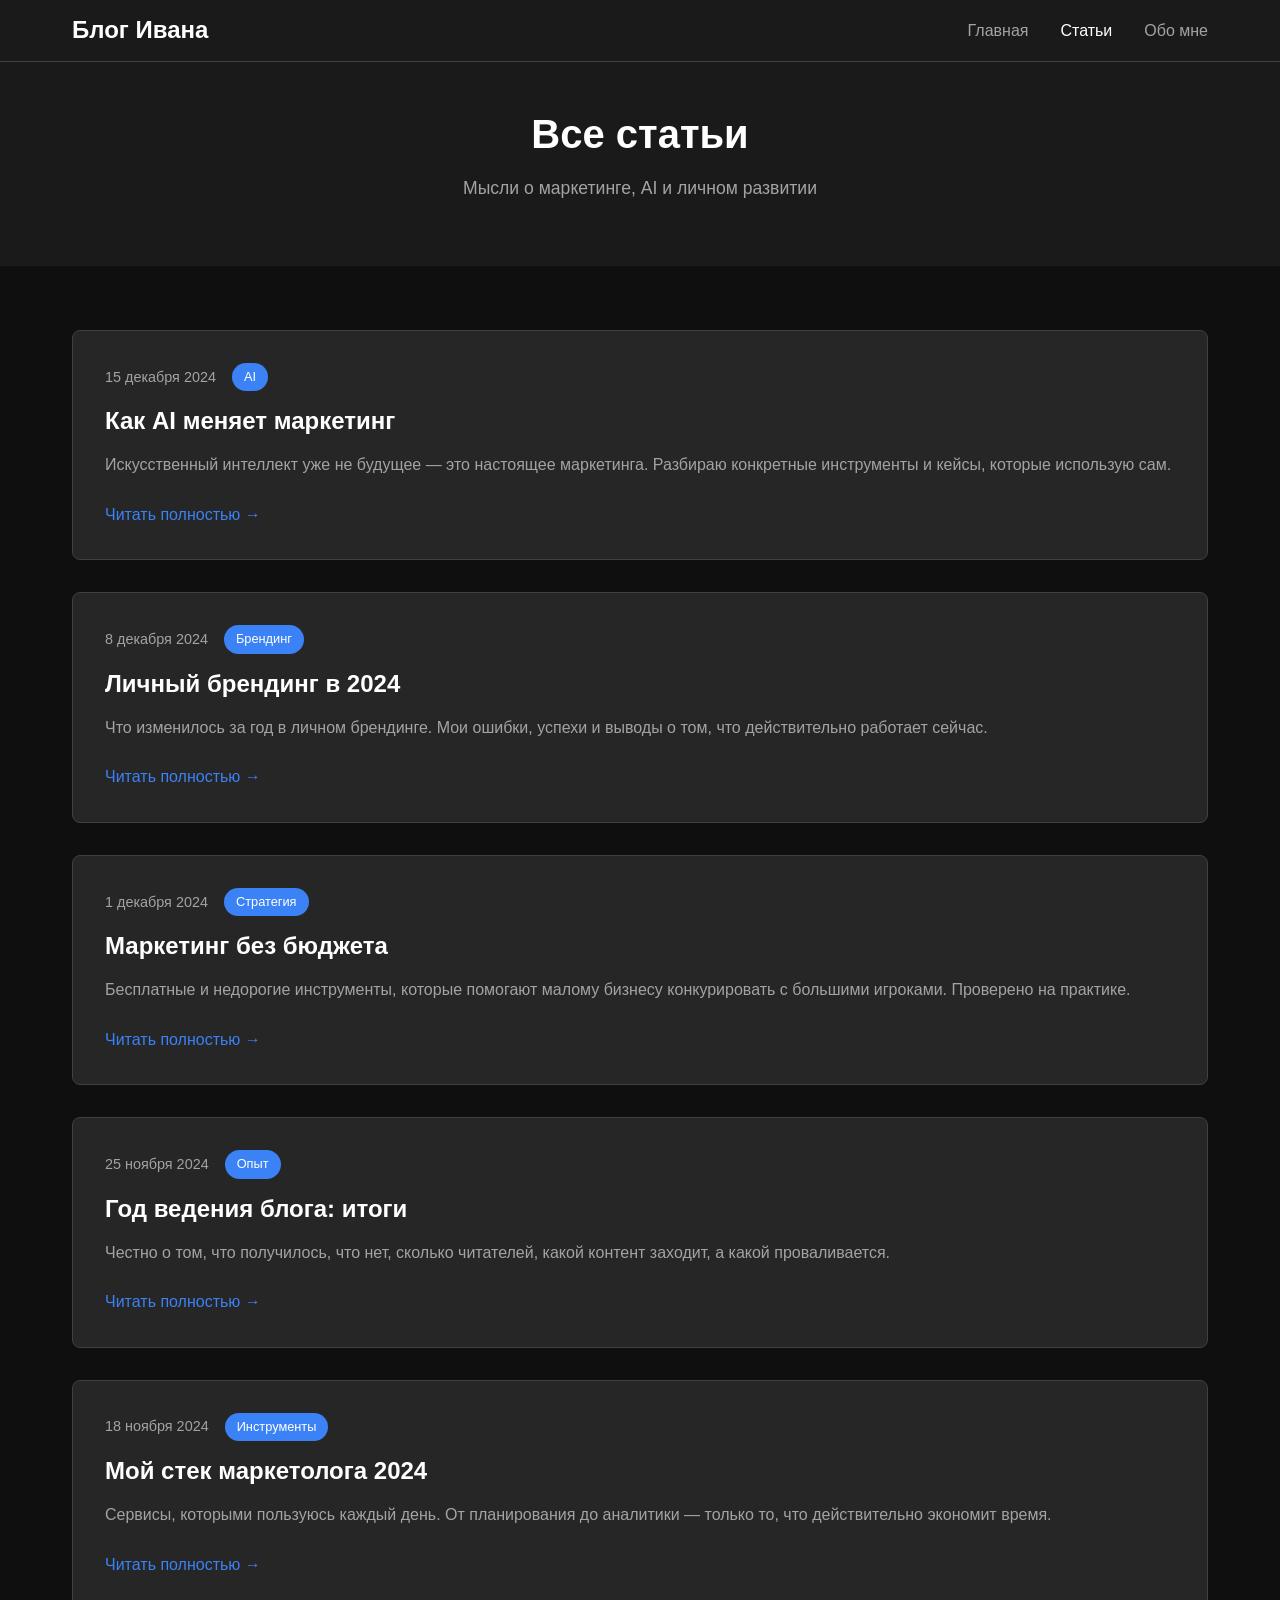
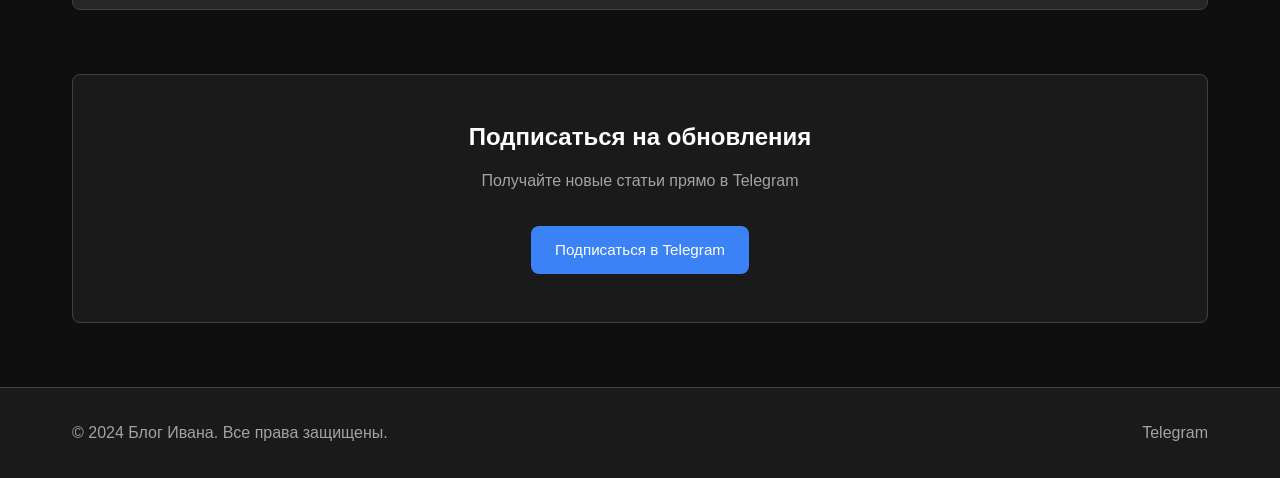
<file: posts.html>
<!DOCTYPE html>
<html lang="ru">
<head>
    <meta charset="UTF-8">
    <meta name="viewport" content="width=device-width, initial-scale=1.0">
    <title>Статьи | Блог Ивана</title>
    <meta name="description" content="Все статьи блога Ивана о маркетинге, AI и личном опыте">
    <link rel="stylesheet" href="assets/css/style.css">
</head>
<body>
    <header class="header">
        <nav class="nav">
            <div class="nav__brand">
                <h1>Блог Ивана</h1>
            </div>
            <ul class="nav__menu">
                <li><a href="index.html" class="nav__link">Главная</a></li>
                <li><a href="posts.html" class="nav__link nav__link--active">Статьи</a></li>
                <li><a href="about.html" class="nav__link">Обо мне</a></li>
            </ul>
        </nav>
    </header>

    <main class="main">
        <section class="page-header">
            <div class="container">
                <h2 class="page-title">Все статьи</h2>
                <p class="page-subtitle">Мысли о маркетинге, AI и личном развитии</p>
            </div>
        </section>

        <section class="posts">
            <div class="container">
                <div class="posts-list">
                    <article class="post-item">
                        <div class="post-item__meta">
                            <time class="post-item__date">15 декабря 2024</time>
                            <span class="post-item__tag">AI</span>
                        </div>
                        <h3 class="post-item__title">Как AI меняет маркетинг</h3>
                        <p class="post-item__excerpt">
                            Искусственный интеллект уже не будущее — это настоящее маркетинга. 
                            Разбираю конкретные инструменты и кейсы, которые использую сам.
                        </p>
                        <a href="#" class="post-item__link">Читать полностью →</a>
                    </article>

                    <article class="post-item">
                        <div class="post-item__meta">
                            <time class="post-item__date">8 декабря 2024</time>
                            <span class="post-item__tag">Брендинг</span>
                        </div>
                        <h3 class="post-item__title">Личный брендинг в 2024</h3>
                        <p class="post-item__excerpt">
                            Что изменилось за год в личном брендинге. Мои ошибки, успехи 
                            и выводы о том, что действительно работает сейчас.
                        </p>
                        <a href="#" class="post-item__link">Читать полностью →</a>
                    </article>

                    <article class="post-item">
                        <div class="post-item__meta">
                            <time class="post-item__date">1 декабря 2024</time>
                            <span class="post-item__tag">Стратегия</span>
                        </div>
                        <h3 class="post-item__title">Маркетинг без бюджета</h3>
                        <p class="post-item__excerpt">
                            Бесплатные и недорогие инструменты, которые помогают малому бизнесу 
                            конкурировать с большими игроками. Проверено на практике.
                        </p>
                        <a href="#" class="post-item__link">Читать полностью →</a>
                    </article>

                    <article class="post-item">
                        <div class="post-item__meta">
                            <time class="post-item__date">25 ноября 2024</time>
                            <span class="post-item__tag">Опыт</span>
                        </div>
                        <h3 class="post-item__title">Год ведения блога: итоги</h3>
                        <p class="post-item__excerpt">
                            Честно о том, что получилось, что нет, сколько читателей, 
                            какой контент заходит, а какой проваливается.
                        </p>
                        <a href="#" class="post-item__link">Читать полностью →</a>
                    </article>

                    <article class="post-item">
                        <div class="post-item__meta">
                            <time class="post-item__date">18 ноября 2024</time>
                            <span class="post-item__tag">Инструменты</span>
                        </div>
                        <h3 class="post-item__title">Мой стек маркетолога 2024</h3>
                        <p class="post-item__excerpt">
                            Сервисы, которыми пользуюсь каждый день. От планирования 
                            до аналитики — только то, что действительно экономит время.
                        </p>
                        <a href="#" class="post-item__link">Читать полностью →</a>
                    </article>
                </div>

                <div class="newsletter">
                    <h3 class="newsletter__title">Подписаться на обновления</h3>
                    <p class="newsletter__description">Получайте новые статьи прямо в Telegram</p>
                    <a href="https://t.me/ivanilin_blog" class="btn btn--primary" target="_blank">
                        Подписаться в Telegram
                    </a>
                </div>
            </div>
        </section>
    </main>

    <footer class="footer">
        <div class="container">
            <p>&copy; 2024 Блог Ивана. Все права защищены.</p>
            <div class="social">
                <a href="https://t.me/ivanilin_blog" target="_blank">Telegram</a>
            </div>
        </div>
    </footer>

    <script src="assets/js/main.js"></script>
</body>
</html>
</file>
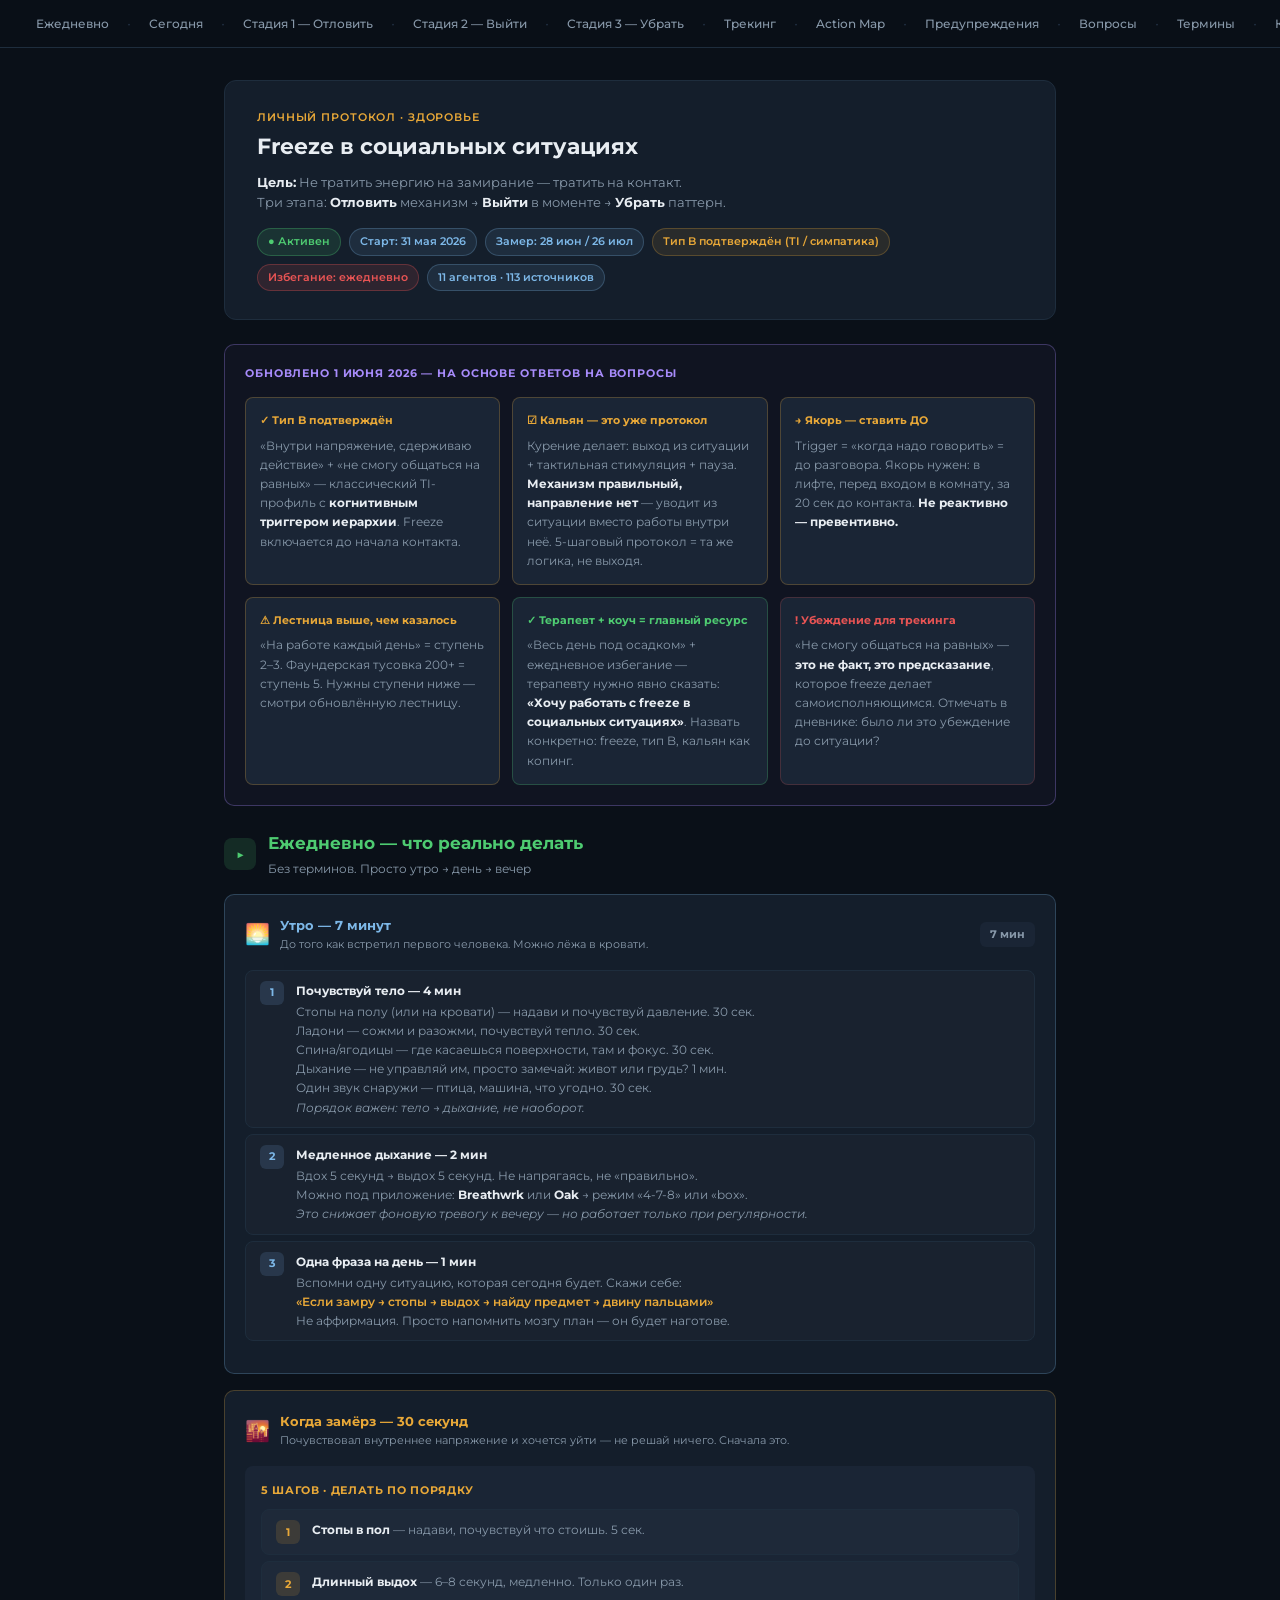
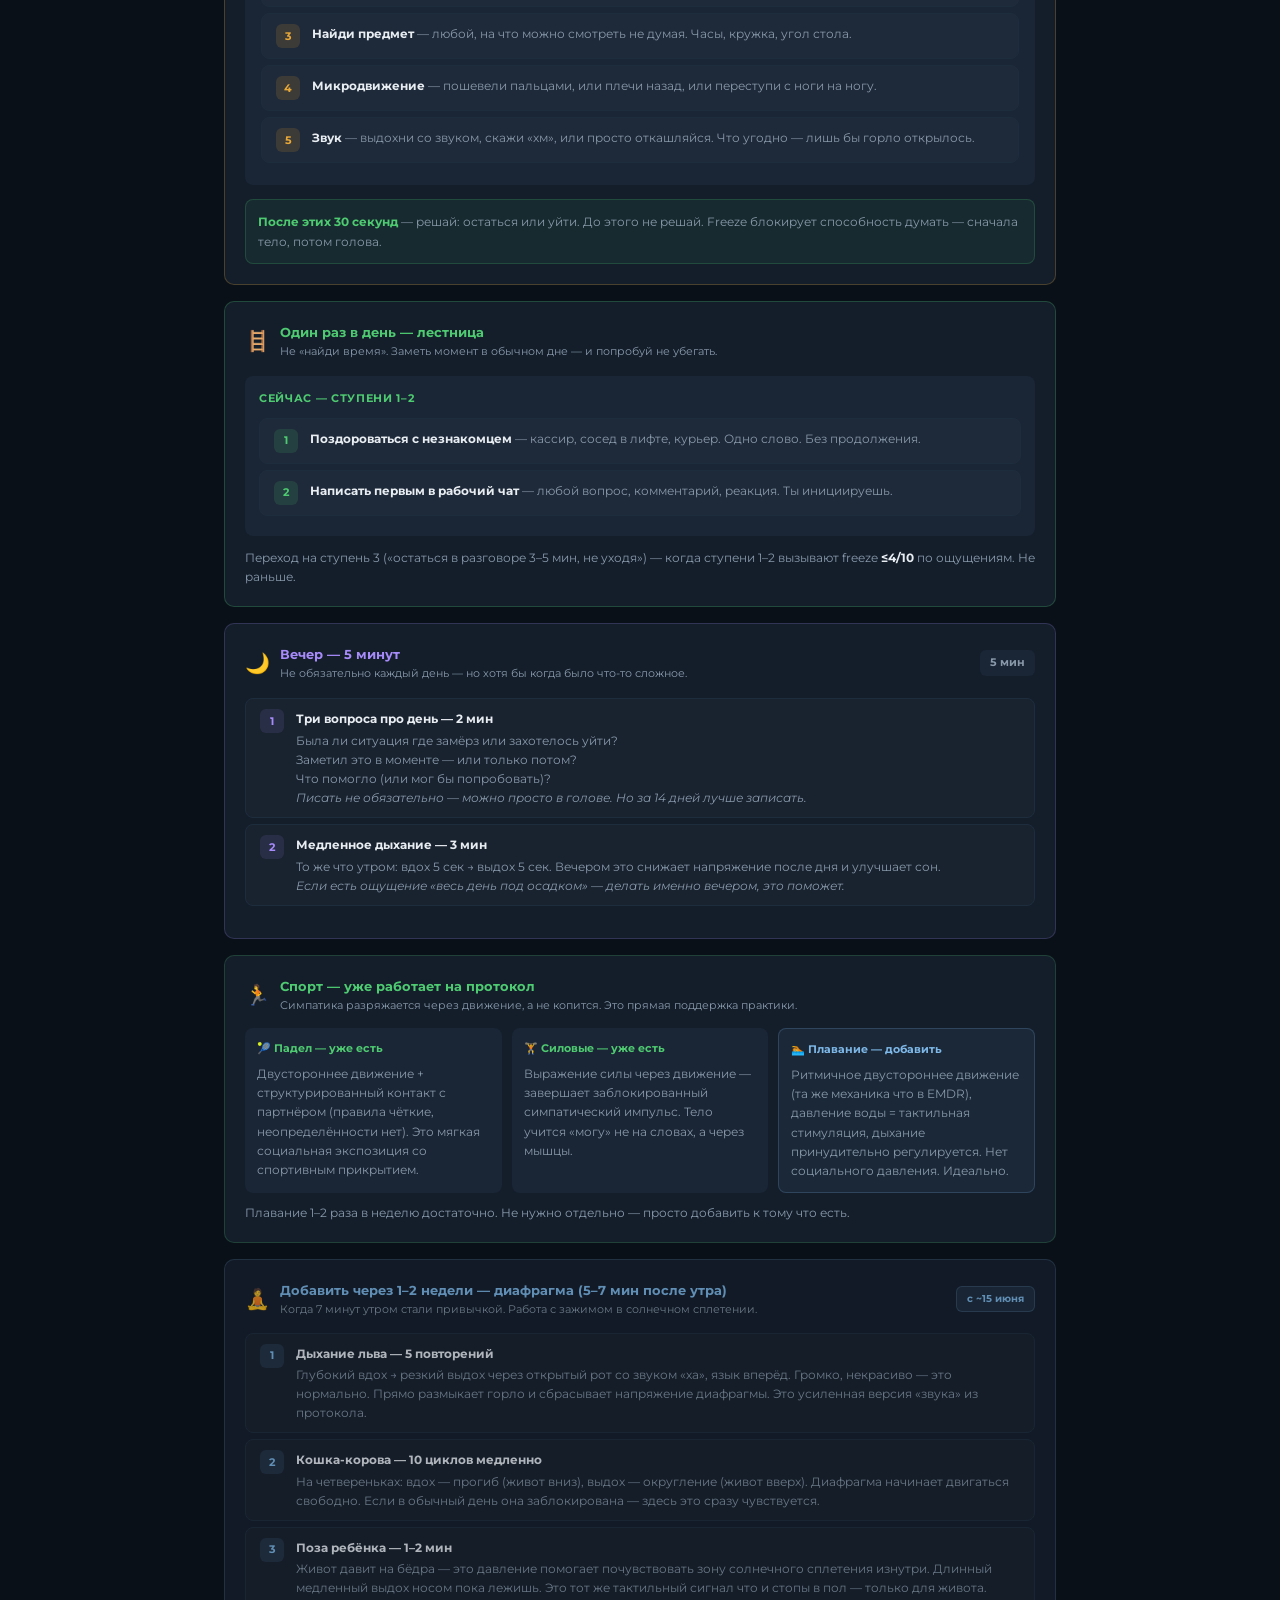
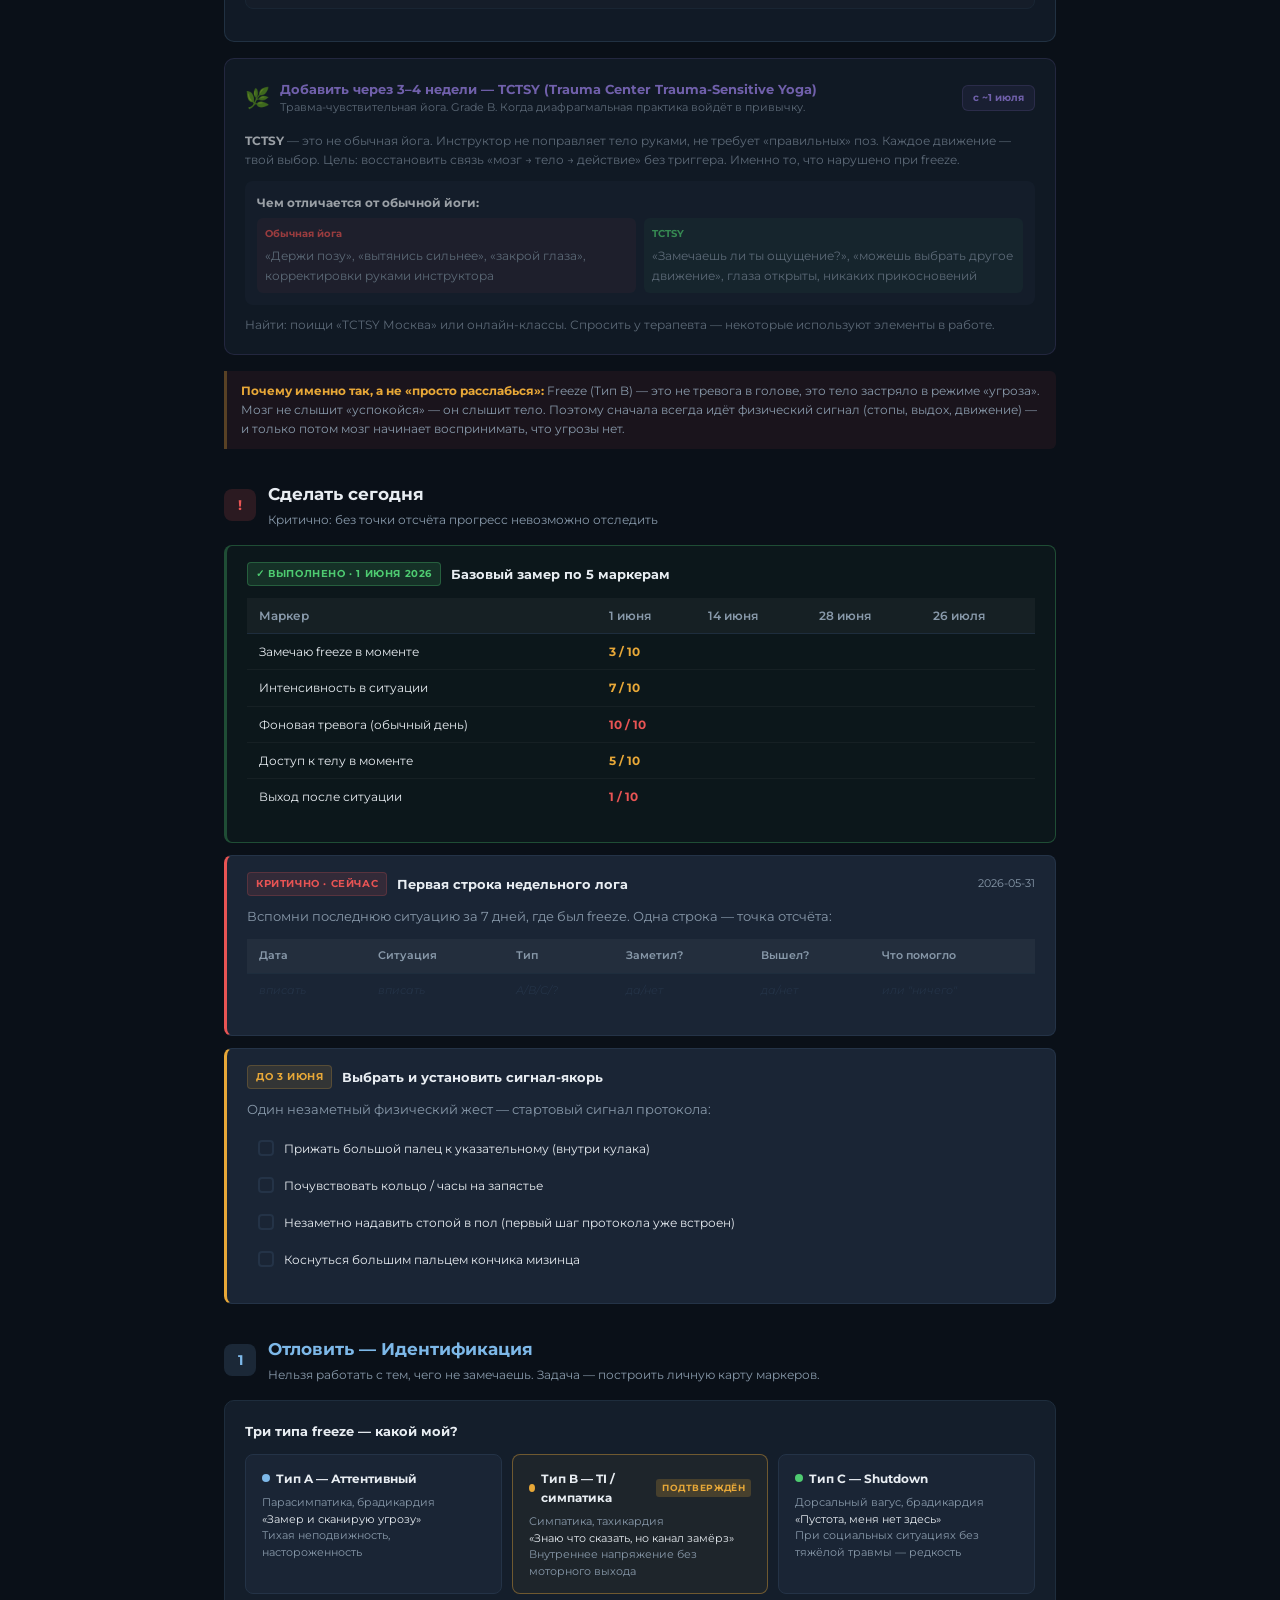
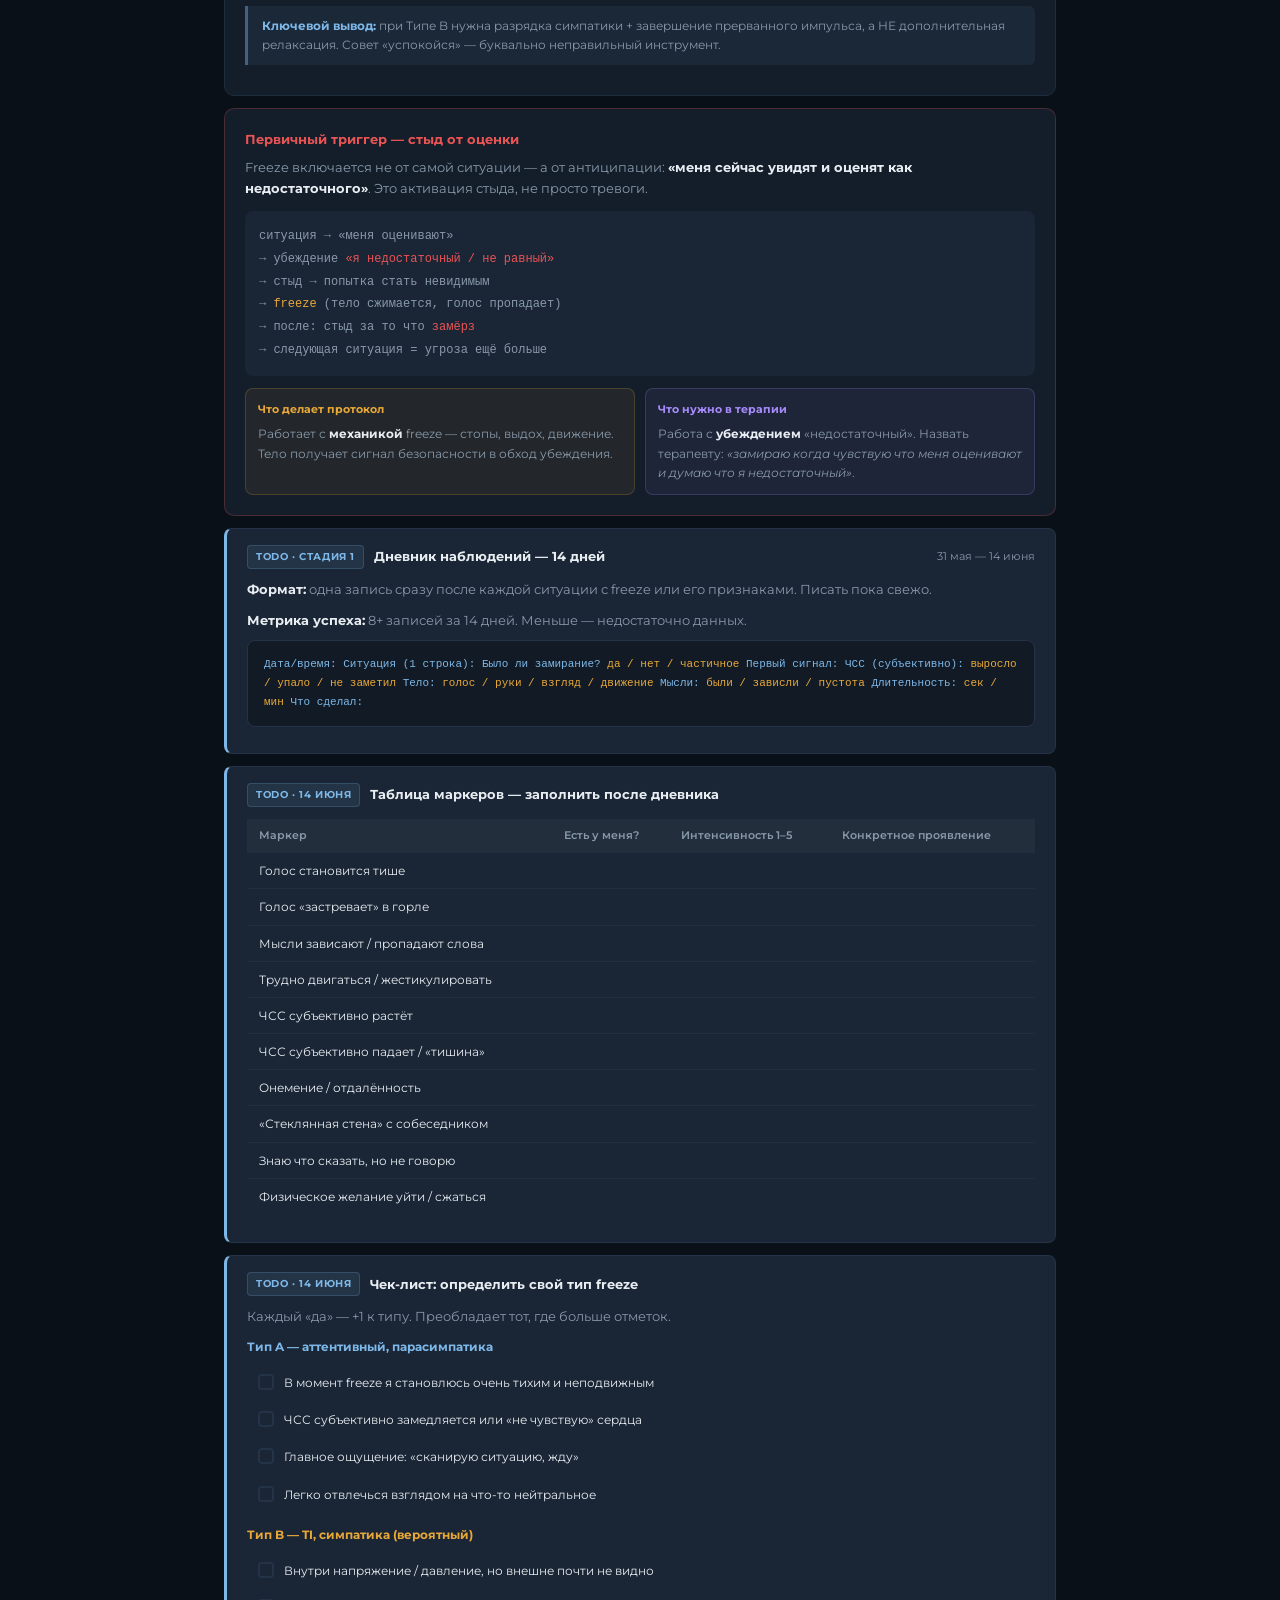
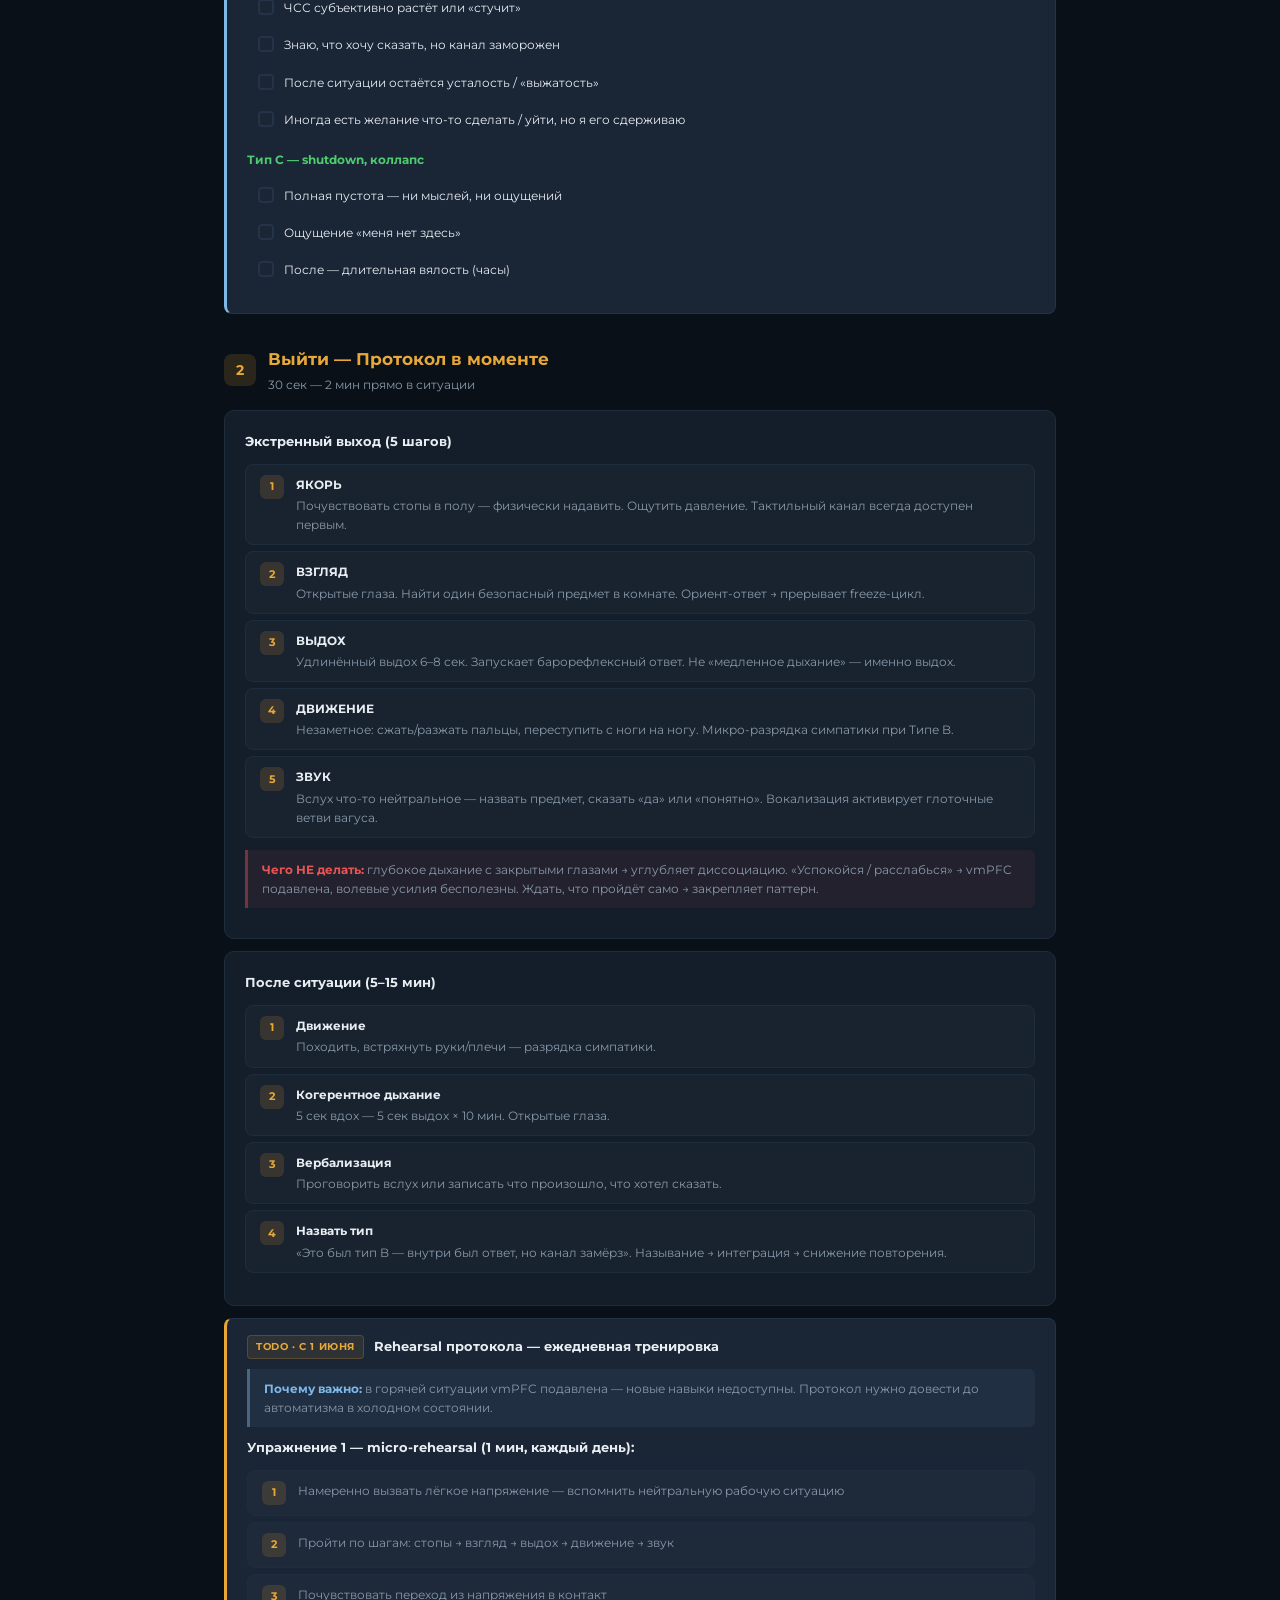
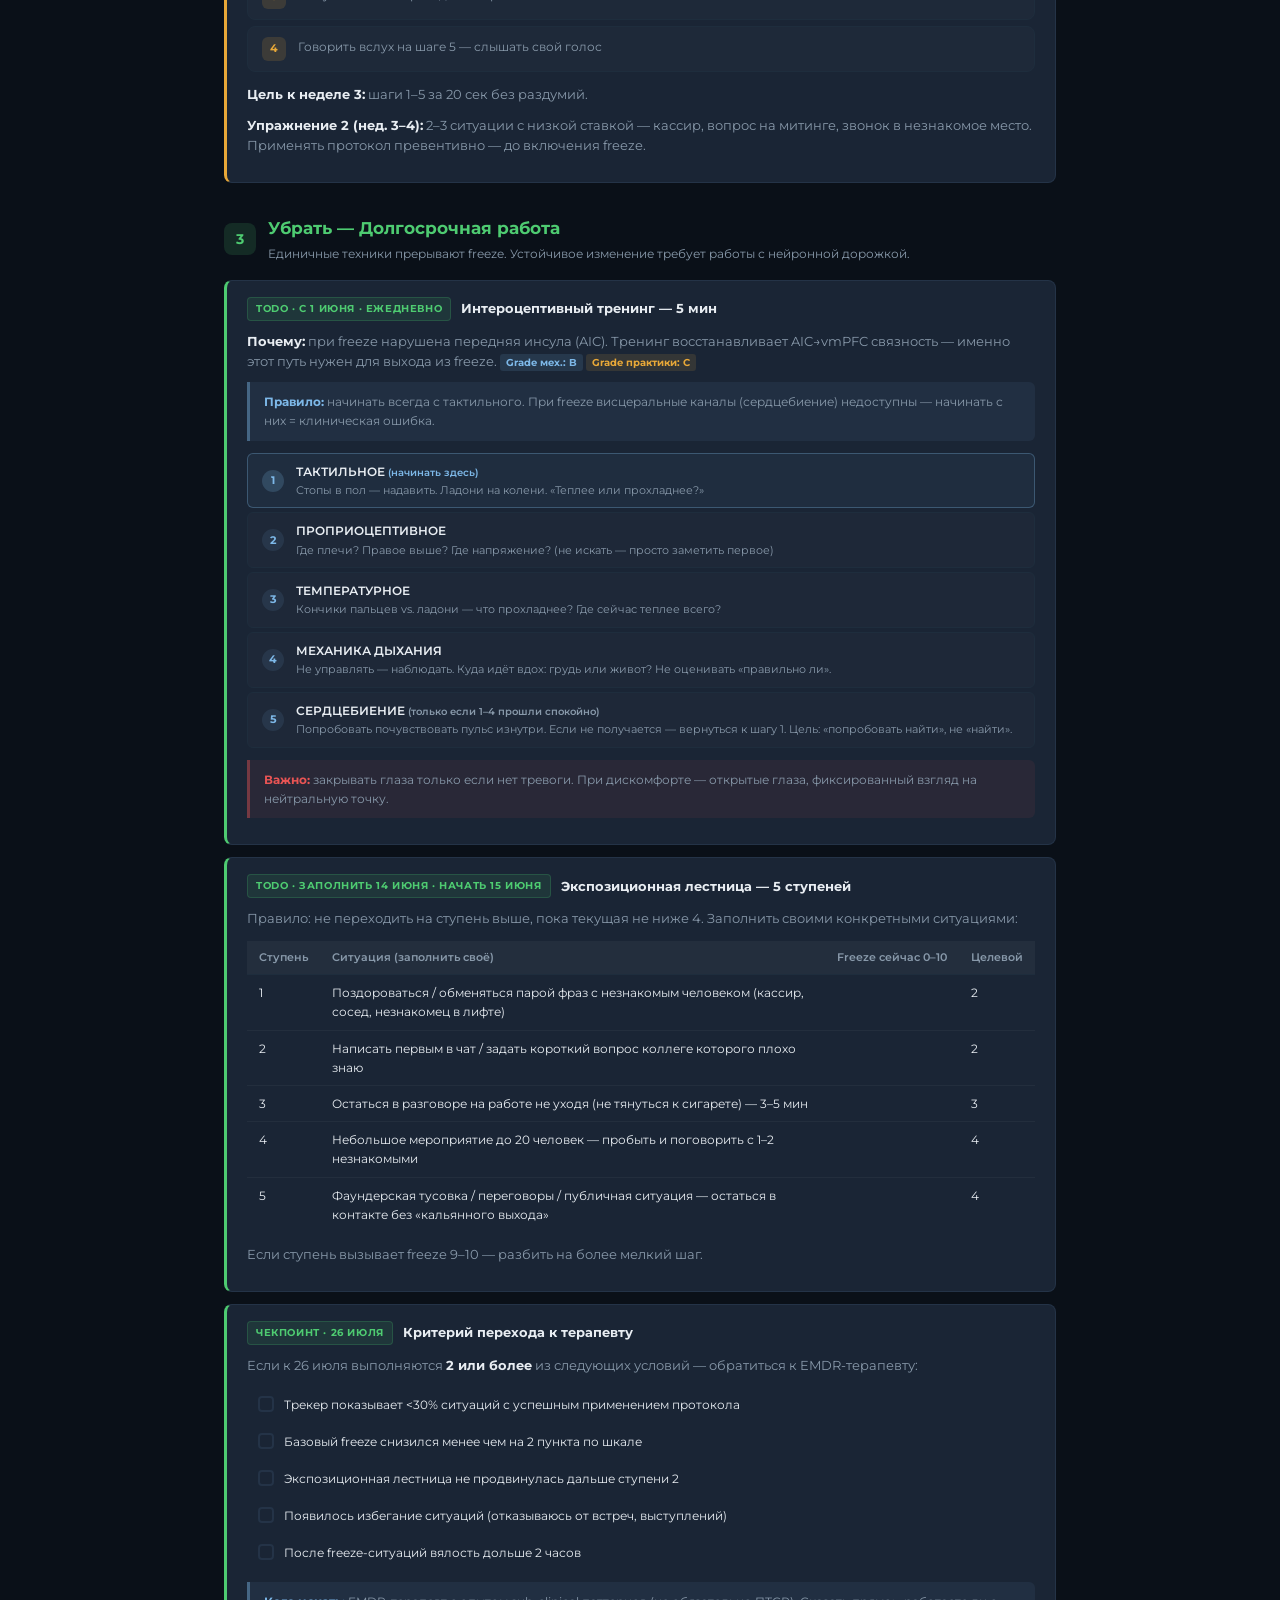
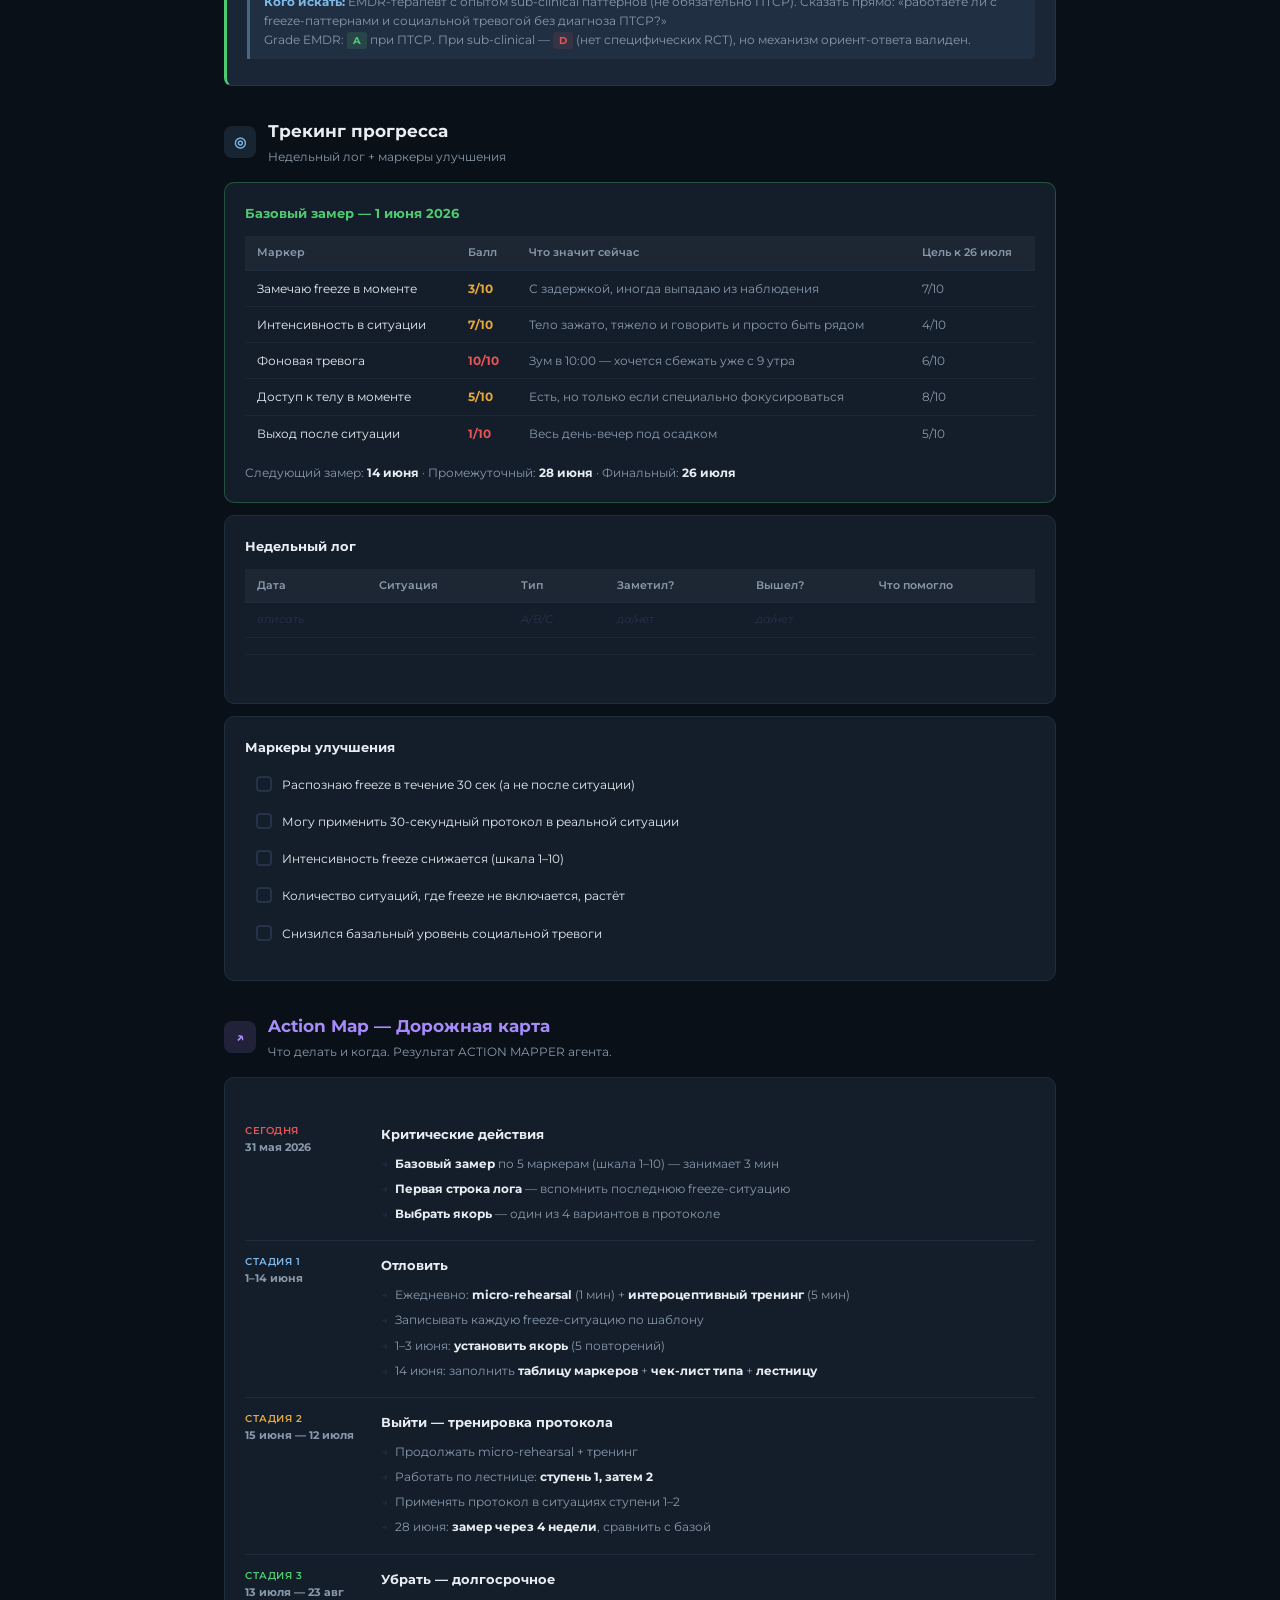
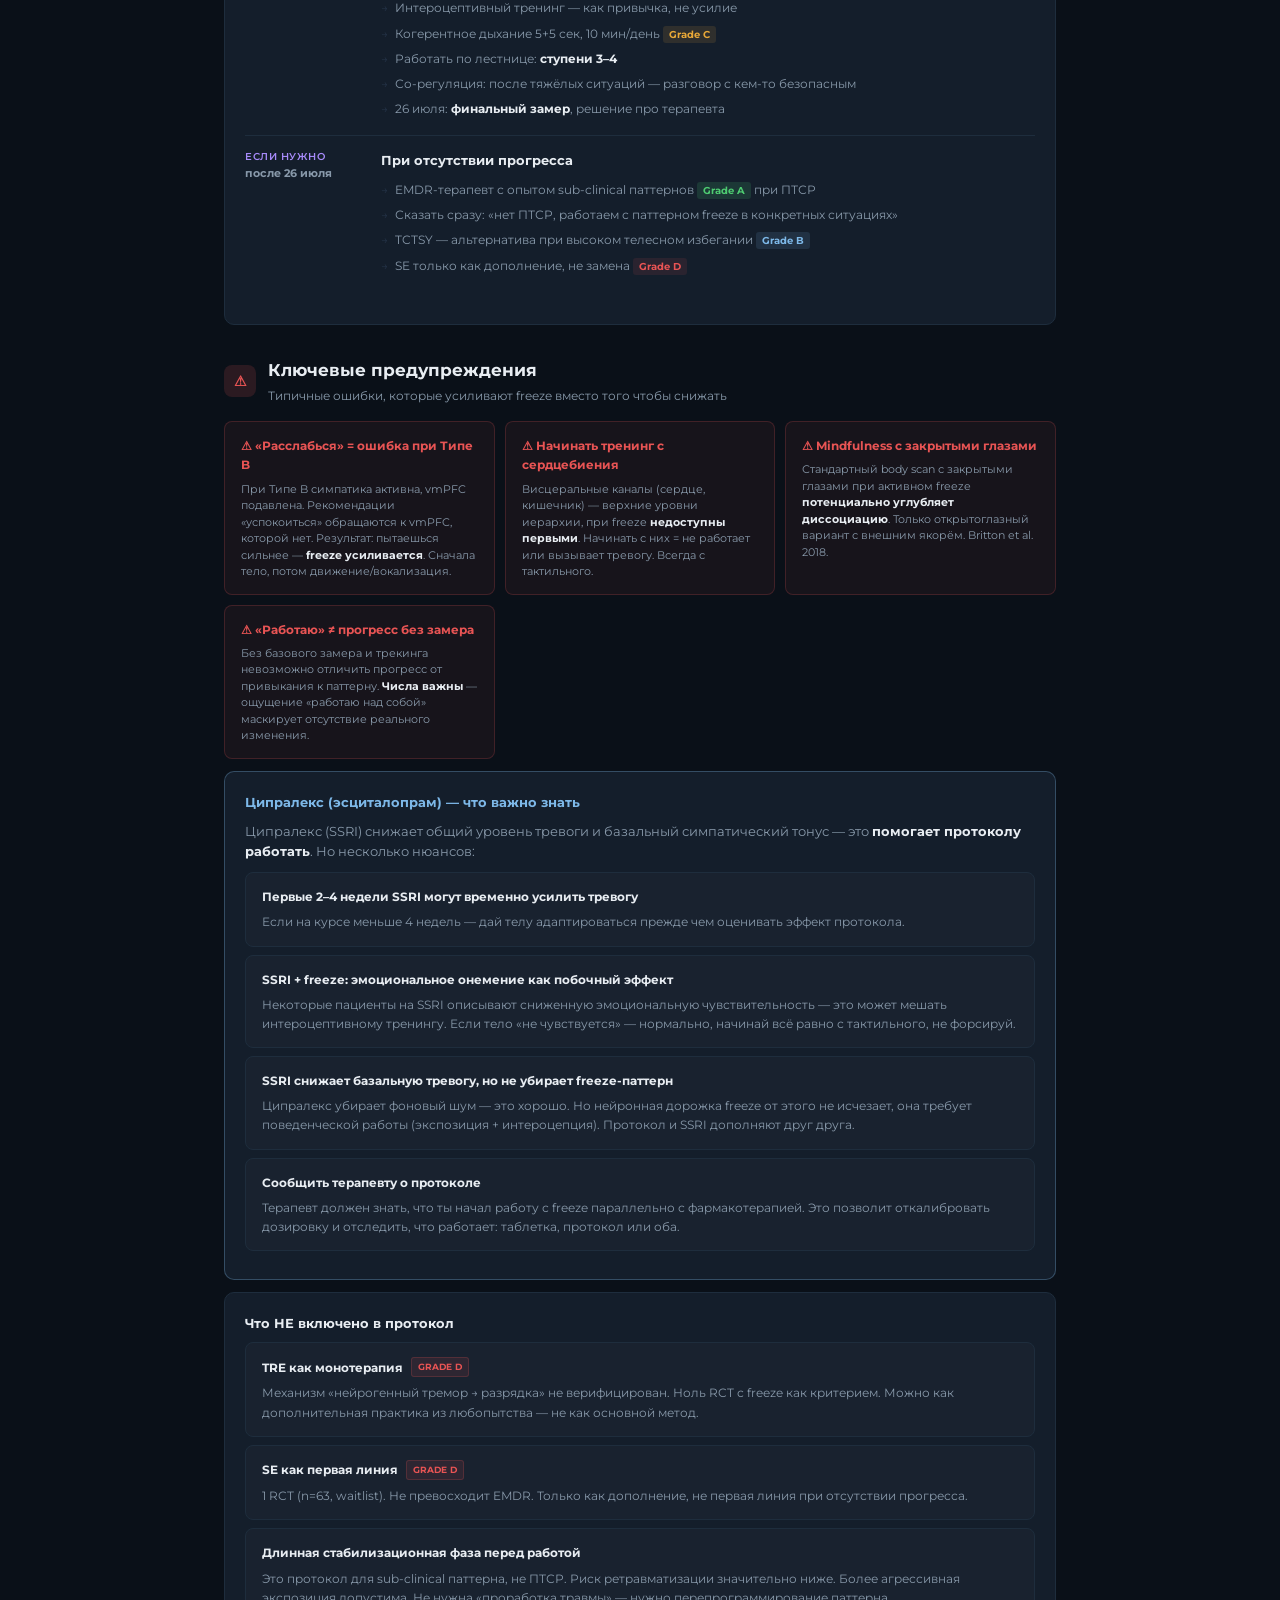
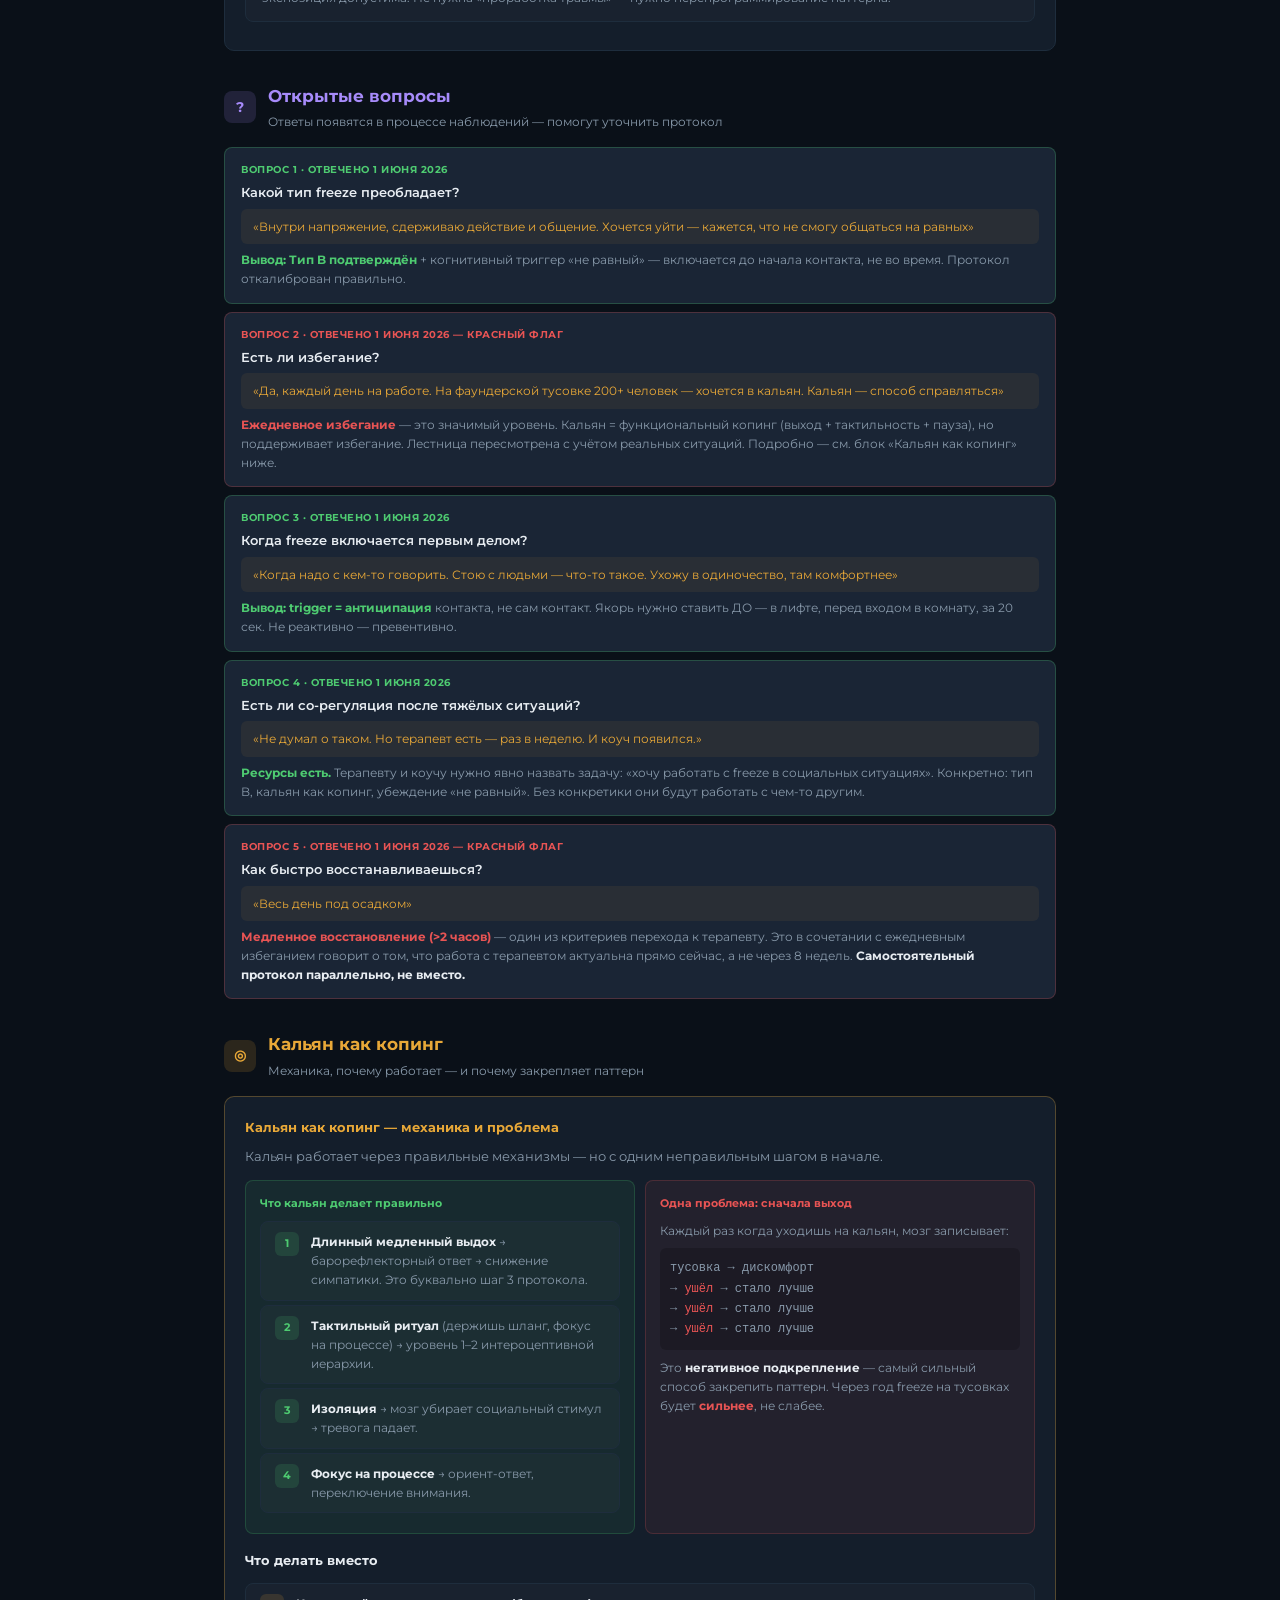
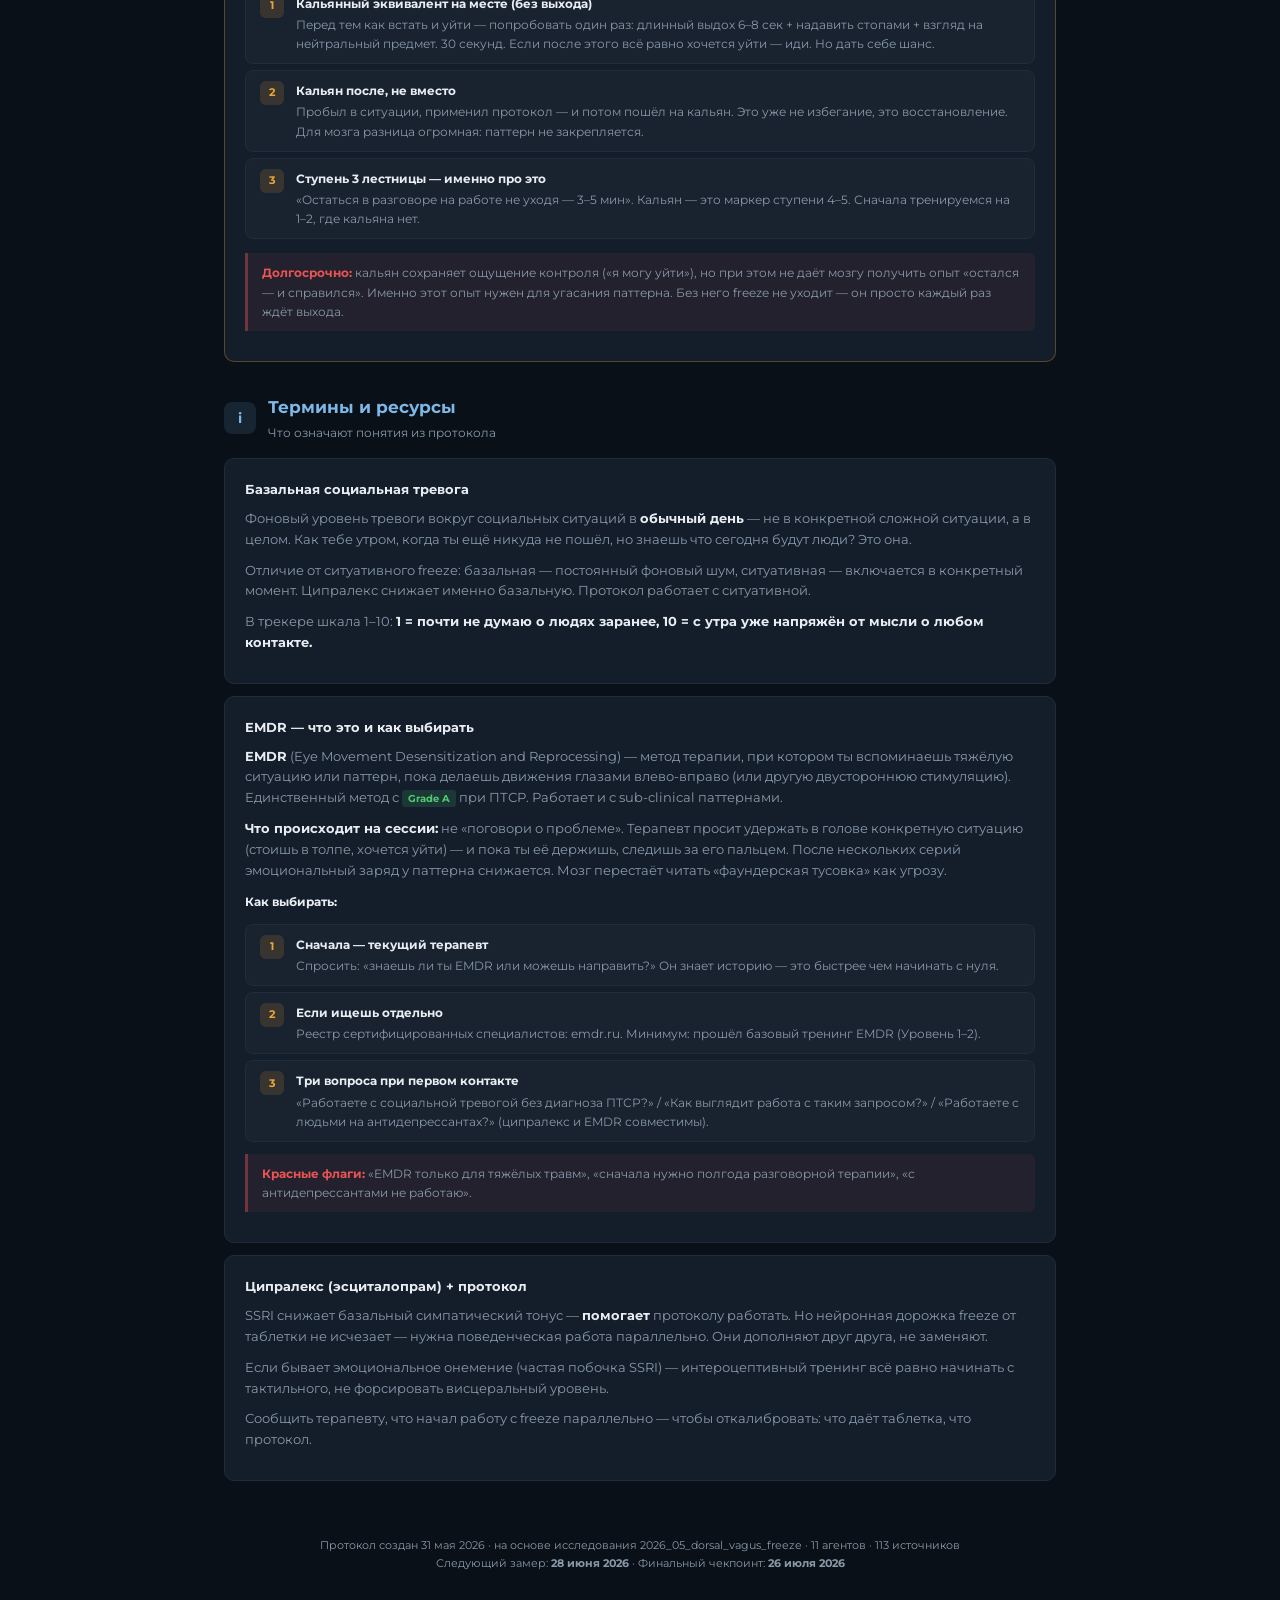
<file: me/freeze-protocol.html>
<!DOCTYPE html>
<html lang="ru">
<head>
<meta charset="UTF-8">
<meta name="viewport" content="width=device-width, initial-scale=1.0">
<title>Freeze в социальных ситуациях — Протокол</title>
<link href="https://fonts.googleapis.com/css2?family=Montserrat:wght@400;500;600;700&display=swap" rel="stylesheet">
<style>
  :root {
    --bg: #0a1018;
    --card: #141e2b;
    --card2: #1a2535;
    --border: #1e2d3d;
    --border2: #243347;
    --accent: #e8a838;
    --accent2: #f0b94a;
    --text: #e8edf2;
    --muted: #8899aa;
    --muted2: #6678888;
    --blue: #7db8e8;
    --green: #4ecb71;
    --red: #e85454;
    --purple: #a78bfa;
    --stage1: #7db8e8;
    --stage2: #e8a838;
    --stage3: #4ecb71;
  }

  * { box-sizing: border-box; margin: 0; padding: 0; }

  body {
    font-family: 'Montserrat', sans-serif;
    background: var(--bg);
    color: var(--text);
    font-size: 14px;
    line-height: 1.6;
  }

  /* NAV */
  nav {
    position: sticky;
    top: 0;
    z-index: 100;
    background: rgba(10,16,24,0.97);
    border-bottom: 1px solid var(--border);
    backdrop-filter: blur(8px);
    padding: 0 24px;
    display: flex;
    align-items: center;
    gap: 4px;
    overflow-x: auto;
    height: 48px;
  }
  nav a {
    color: var(--muted);
    text-decoration: none;
    font-size: 12px;
    font-weight: 500;
    padding: 6px 12px;
    border-radius: 6px;
    white-space: nowrap;
    transition: all 0.15s;
  }
  nav a:hover { background: var(--card); color: var(--text); }
  nav a.active { background: var(--card); color: var(--accent); }
  nav .sep { color: var(--border2); font-size: 16px; margin: 0 2px; user-select: none; }

  /* LAYOUT */
  .container { max-width: 880px; margin: 0 auto; padding: 32px 24px 80px; }

  /* HEADER */
  .header {
    background: var(--card);
    border: 1px solid var(--border);
    border-radius: 12px;
    padding: 28px 32px;
    margin-bottom: 24px;
  }
  .header-top { display: flex; align-items: flex-start; justify-content: space-between; gap: 16px; flex-wrap: wrap; }
  .header-label { font-size: 11px; font-weight: 600; color: var(--accent); letter-spacing: 0.08em; text-transform: uppercase; margin-bottom: 6px; }
  .header h1 { font-size: 22px; font-weight: 700; line-height: 1.3; color: var(--text); }
  .header-goal { margin-top: 12px; font-size: 13px; color: var(--muted); line-height: 1.5; }
  .header-goal strong { color: var(--text); }
  .meta-chips { display: flex; flex-wrap: wrap; gap: 8px; margin-top: 16px; }
  .chip {
    font-size: 11px; font-weight: 600;
    padding: 4px 10px;
    border-radius: 20px;
    border: 1px solid;
  }
  .chip-active { background: rgba(78,203,113,0.12); border-color: rgba(78,203,113,0.3); color: var(--green); }
  .chip-date { background: rgba(125,184,232,0.1); border-color: rgba(125,184,232,0.25); color: var(--blue); }
  .chip-type { background: rgba(232,168,56,0.1); border-color: rgba(232,168,56,0.25); color: var(--accent); }

  /* SECTIONS */
  section { margin-bottom: 32px; scroll-margin-top: 60px; }
  .section-header {
    display: flex;
    align-items: center;
    gap: 12px;
    margin-bottom: 16px;
  }
  .section-badge {
    width: 32px; height: 32px;
    border-radius: 8px;
    display: flex; align-items: center; justify-content: center;
    font-size: 14px; font-weight: 700;
    flex-shrink: 0;
  }
  .badge-s1 { background: rgba(125,184,232,0.15); color: var(--stage1); }
  .badge-s2 { background: rgba(232,168,56,0.15); color: var(--stage2); }
  .badge-s3 { background: rgba(78,203,113,0.15); color: var(--stage3); }
  .badge-map { background: rgba(167,139,250,0.15); color: var(--purple); }
  .badge-now { background: rgba(232,84,84,0.15); color: var(--red); }
  .badge-track { background: rgba(125,184,232,0.12); color: var(--blue); }

  .section-title { font-size: 17px; font-weight: 700; }
  .section-sub { font-size: 12px; color: var(--muted); margin-top: 2px; }

  /* CARD */
  .card {
    background: var(--card);
    border: 1px solid var(--border);
    border-radius: 10px;
    padding: 20px;
    margin-bottom: 12px;
  }
  .card-title { font-size: 13px; font-weight: 700; margin-bottom: 8px; }

  /* TODO BLOCK */
  .todo-block {
    background: var(--card2);
    border: 1px solid var(--border2);
    border-left: 3px solid var(--accent);
    border-radius: 8px;
    padding: 16px 20px;
    margin-bottom: 12px;
  }
  .todo-block.critical { border-left-color: var(--red); }
  .todo-block.s1 { border-left-color: var(--stage1); }
  .todo-block.s2 { border-left-color: var(--stage2); }
  .todo-block.s3 { border-left-color: var(--stage3); }

  .todo-header { display: flex; align-items: center; gap: 10px; margin-bottom: 10px; }
  .todo-badge {
    font-size: 10px; font-weight: 700; letter-spacing: 0.06em; text-transform: uppercase;
    padding: 3px 8px; border-radius: 4px;
    background: rgba(232,168,56,0.12); color: var(--accent); border: 1px solid rgba(232,168,56,0.2);
  }
  .todo-badge.critical { background: rgba(232,84,84,0.12); color: var(--red); border-color: rgba(232,84,84,0.2); }
  .todo-badge.s1 { background: rgba(125,184,232,0.1); color: var(--stage1); border-color: rgba(125,184,232,0.2); }
  .todo-badge.s2 { background: rgba(232,168,56,0.1); color: var(--stage2); border-color: rgba(232,168,56,0.2); }
  .todo-badge.s3 { background: rgba(78,203,113,0.1); color: var(--stage3); border-color: rgba(78,203,113,0.2); }

  .todo-title { font-size: 13px; font-weight: 700; }
  .todo-deadline { font-size: 11px; color: var(--muted); margin-left: auto; }

  /* CONTENT ELEMENTS */
  p { margin-bottom: 10px; color: var(--muted); font-size: 13px; }
  p strong, p b { color: var(--text); }

  .note {
    background: rgba(125,184,232,0.07);
    border-left: 3px solid rgba(125,184,232,0.4);
    border-radius: 0 6px 6px 0;
    padding: 10px 14px;
    font-size: 12px;
    color: var(--muted);
    margin: 10px 0;
  }
  .note strong { color: var(--blue); }

  .warning-note {
    background: rgba(232,84,84,0.07);
    border-left: 3px solid rgba(232,84,84,0.4);
    border-radius: 0 6px 6px 0;
    padding: 10px 14px;
    font-size: 12px;
    color: var(--muted);
    margin: 10px 0;
  }
  .warning-note strong { color: var(--red); }

  /* PROTOCOL STEPS */
  .steps { margin: 12px 0; }
  .step {
    display: flex;
    gap: 12px;
    padding: 10px 14px;
    border-radius: 8px;
    margin-bottom: 6px;
    background: rgba(255,255,255,0.02);
    border: 1px solid var(--border);
    align-items: flex-start;
  }
  .step-num {
    width: 24px; height: 24px; flex-shrink: 0;
    border-radius: 6px;
    background: rgba(232,168,56,0.15);
    color: var(--accent);
    font-size: 11px; font-weight: 700;
    display: flex; align-items: center; justify-content: center;
  }
  .step-content { flex: 1; }
  .step-label { font-size: 12px; font-weight: 700; color: var(--text); margin-bottom: 2px; }
  .step-desc { font-size: 12px; color: var(--muted); }

  /* CHECKLIST */
  .checklist { margin: 8px 0; }
  .check-item {
    display: flex;
    align-items: flex-start;
    gap: 10px;
    padding: 8px 10px;
    border-radius: 6px;
    cursor: pointer;
    transition: background 0.12s;
    border: 1px solid transparent;
  }
  .check-item:hover { background: rgba(255,255,255,0.03); border-color: var(--border); }
  .check-item.checked { opacity: 0.6; }
  .check-item.checked .check-text { text-decoration: line-through; color: var(--muted); }

  .checkbox {
    width: 16px; height: 16px; flex-shrink: 0;
    border: 2px solid var(--border2);
    border-radius: 4px;
    display: flex; align-items: center; justify-content: center;
    margin-top: 1px;
    transition: all 0.15s;
  }
  .check-item:hover .checkbox { border-color: var(--accent); }
  .check-item.checked .checkbox {
    background: var(--green);
    border-color: var(--green);
  }
  .checkbox svg { display: none; }
  .check-item.checked .checkbox svg { display: block; }
  .check-text { font-size: 12px; color: var(--text); flex: 1; }
  .check-sub { font-size: 11px; color: var(--muted); margin-top: 2px; }

  /* TYPE CARDS */
  .type-grid { display: grid; grid-template-columns: repeat(auto-fit, minmax(220px, 1fr)); gap: 10px; margin: 12px 0; }
  .type-card {
    background: var(--card2);
    border: 1px solid var(--border2);
    border-radius: 8px;
    padding: 14px 16px;
  }
  .type-card.likely { border-color: rgba(232,168,56,0.4); background: rgba(232,168,56,0.05); }
  .type-name { font-size: 12px; font-weight: 700; margin-bottom: 6px; display: flex; align-items: center; gap: 6px; }
  .type-dot { width: 8px; height: 8px; border-radius: 50%; }
  .type-body { font-size: 11px; color: var(--muted); line-height: 1.5; }
  .type-body em { color: var(--text); font-style: normal; }
  .likely-tag {
    font-size: 9px; font-weight: 700; text-transform: uppercase; letter-spacing: 0.05em;
    background: rgba(232,168,56,0.2); color: var(--accent);
    padding: 2px 6px; border-radius: 3px; margin-left: auto;
  }

  /* TABLE */
  .table-wrap { overflow-x: auto; margin: 12px 0; }
  table { width: 100%; border-collapse: collapse; font-size: 12px; }
  th {
    background: rgba(255,255,255,0.04);
    color: var(--muted);
    font-weight: 600;
    text-align: left;
    padding: 8px 12px;
    border-bottom: 1px solid var(--border);
    font-size: 11px;
    white-space: nowrap;
  }
  td {
    padding: 8px 12px;
    border-bottom: 1px solid rgba(255,255,255,0.04);
    color: var(--text);
    vertical-align: top;
  }
  tr:last-child td { border-bottom: none; }
  tr:hover td { background: rgba(255,255,255,0.02); }
  td.muted { color: var(--muted); font-size: 11px; }
  td.empty { color: var(--border2); font-style: italic; font-size: 11px; }
  .grade { font-size: 10px; font-weight: 700; padding: 2px 6px; border-radius: 3px; }
  .grade-a { background: rgba(78,203,113,0.15); color: var(--green); }
  .grade-b { background: rgba(125,184,232,0.12); color: var(--blue); }
  .grade-c { background: rgba(232,168,56,0.12); color: var(--accent); }
  .grade-d { background: rgba(232,84,84,0.1); color: var(--red); }

  /* CODE / TEMPLATE BLOCK */
  .template-block {
    background: rgba(0,0,0,0.3);
    border: 1px solid var(--border2);
    border-radius: 8px;
    padding: 14px 16px;
    font-family: 'Courier New', monospace;
    font-size: 11px;
    color: var(--muted);
    margin: 10px 0;
    line-height: 1.7;
    overflow-x: auto;
  }
  .template-block .key { color: var(--blue); }
  .template-block .val { color: var(--accent); }

  /* HIERARCHY */
  .hierarchy { margin: 12px 0; }
  .hierarchy-item {
    display: flex;
    align-items: center;
    gap: 12px;
    padding: 8px 14px;
    margin-bottom: 4px;
    border-radius: 6px;
    border: 1px solid var(--border);
    background: rgba(255,255,255,0.015);
  }
  .h-num {
    width: 22px; height: 22px; flex-shrink: 0;
    border-radius: 50%;
    background: rgba(125,184,232,0.1);
    color: var(--blue);
    font-size: 11px; font-weight: 700;
    display: flex; align-items: center; justify-content: center;
  }
  .h-label { font-size: 12px; color: var(--text); font-weight: 600; }
  .h-desc { font-size: 11px; color: var(--muted); margin-top: 1px; }
  .h-first { border-color: rgba(125,184,232,0.3); background: rgba(125,184,232,0.06); }
  .h-first .h-num { background: rgba(125,184,232,0.2); }

  /* TIMELINE */
  .timeline { margin: 12px 0; }
  .tl-item {
    display: grid;
    grid-template-columns: 120px 1fr;
    gap: 16px;
    padding: 14px 0;
    border-bottom: 1px solid var(--border);
    align-items: start;
  }
  .tl-item:last-child { border-bottom: none; }
  .tl-date { font-size: 11px; font-weight: 700; color: var(--muted); line-height: 1.4; }
  .tl-date .tl-label { font-size: 10px; font-weight: 600; text-transform: uppercase; letter-spacing: 0.05em; margin-bottom: 2px; }
  .tl-now .tl-date .tl-label { color: var(--red); }
  .tl-s1 .tl-date .tl-label { color: var(--stage1); }
  .tl-s2 .tl-date .tl-label { color: var(--stage2); }
  .tl-s3 .tl-date .tl-label { color: var(--stage3); }
  .tl-if .tl-date .tl-label { color: var(--purple); }
  .tl-content { }
  .tl-title { font-size: 13px; font-weight: 700; margin-bottom: 6px; }
  .tl-items { list-style: none; }
  .tl-items li {
    font-size: 12px; color: var(--muted);
    padding: 3px 0;
    padding-left: 14px;
    position: relative;
  }
  .tl-items li::before { content: '→'; position: absolute; left: 0; color: var(--border2); }
  .tl-items li strong { color: var(--text); }

  /* WARNINGS */
  .warnings-grid { display: grid; grid-template-columns: repeat(auto-fit, minmax(240px, 1fr)); gap: 10px; margin: 12px 0; }
  .warning-card {
    background: rgba(232,84,84,0.06);
    border: 1px solid rgba(232,84,84,0.2);
    border-radius: 8px;
    padding: 14px 16px;
  }
  .warning-card-title {
    font-size: 12px; font-weight: 700; color: var(--red);
    margin-bottom: 6px;
    display: flex; align-items: center; gap: 6px;
  }
  .warning-card-body { font-size: 11px; color: var(--muted); line-height: 1.5; }
  .warning-card-body strong { color: var(--text); }

  /* QUESTIONS */
  .questions { }
  .question-item {
    padding: 14px 16px;
    border-radius: 8px;
    border: 1px solid var(--border);
    background: var(--card2);
    margin-bottom: 8px;
  }
  .q-num { font-size: 10px; font-weight: 700; color: var(--accent); text-transform: uppercase; letter-spacing: 0.05em; margin-bottom: 4px; }
  .q-text { font-size: 13px; font-weight: 600; color: var(--text); margin-bottom: 6px; }
  .q-desc { font-size: 12px; color: var(--muted); }

  /* NOT INCLUDED */
  .not-included {
    background: rgba(255,255,255,0.02);
    border: 1px solid var(--border);
    border-radius: 8px;
    padding: 14px 16px;
    margin-bottom: 8px;
  }
  .ni-title { font-size: 12px; font-weight: 700; color: var(--text); margin-bottom: 6px; display: flex; align-items: center; gap: 8px; }
  .ni-title .ni-badge {
    font-size: 9px; font-weight: 700; text-transform: uppercase;
    padding: 2px 6px; border-radius: 3px;
    background: rgba(232,84,84,0.1); color: var(--red); border: 1px solid rgba(232,84,84,0.2);
  }
  .ni-body { font-size: 12px; color: var(--muted); }

  /* TRACKER TABLE */
  .tracker-table th, .tracker-table td {
    font-size: 12px;
  }
  .tracker-input {
    background: rgba(255,255,255,0.03);
    border: 1px solid var(--border2);
    border-radius: 4px;
    color: var(--text);
    font-size: 12px;
    padding: 4px 8px;
    font-family: inherit;
    width: 60px;
  }

  /* DIVIDER */
  hr { border: none; border-top: 1px solid var(--border); margin: 20px 0; }

  /* FOOTER */
  .footer {
    text-align: center;
    padding: 24px;
    color: var(--muted);
    font-size: 11px;
  }

  /* PRINT */
  @media print {
    nav { display: none; }
    .container { max-width: 100%; padding: 16px; }
  }
</style>
</head>
<body>

<nav>
  <a href="#daily">Ежедневно</a>
  <span class="sep">·</span>
  <a href="#today" class="active">Сегодня</a>
  <span class="sep">·</span>
  <a href="#stage1">Стадия 1 — Отловить</a>
  <span class="sep">·</span>
  <a href="#stage2">Стадия 2 — Выйти</a>
  <span class="sep">·</span>
  <a href="#stage3">Стадия 3 — Убрать</a>
  <span class="sep">·</span>
  <a href="#tracking">Трекинг</a>
  <span class="sep">·</span>
  <a href="#actionmap">Action Map</a>
  <span class="sep">·</span>
  <a href="#warnings">Предупреждения</a>
  <span class="sep">·</span>
  <a href="#questions">Вопросы</a>
  <span class="sep">·</span>
  <a href="#glossary">Термины</a>
  <span class="sep">·</span>
  <a href="#hookah">Кальян</a>
</nav>

<div class="container">

  <!-- HEADER -->
  <div class="header">
    <div class="header-top">
      <div>
        <div class="header-label">Личный протокол · Здоровье</div>
        <h1>Freeze в социальных ситуациях</h1>
        <div class="header-goal">
          <strong>Цель:</strong> Не тратить энергию на замирание — тратить на контакт.<br>
          Три этапа: <strong>Отловить</strong> механизм → <strong>Выйти</strong> в моменте → <strong>Убрать</strong> паттерн.
        </div>
      </div>
    </div>
    <div class="meta-chips">
      <span class="chip chip-active">● Активен</span>
      <span class="chip chip-date">Старт: 31 мая 2026</span>
      <span class="chip chip-date">Замер: 28 июн / 26 июл</span>
      <span class="chip chip-type">Тип B подтверждён (TI / симпатика)</span>
      <span class="chip chip-active" style="background:rgba(232,84,84,0.12);border-color:rgba(232,84,84,0.3);color:var(--red)">Избегание: ежедневно</span>
      <span class="chip chip-date">11 агентов · 113 источников</span>
    </div>
  </div>

  <!-- ИНСАЙТЫ ИЗ ОТВЕТОВ -->
  <div class="card" style="border-color: rgba(167,139,250,0.3); background: rgba(167,139,250,0.04); margin-bottom: 24px;">
    <div style="font-size:11px;font-weight:700;text-transform:uppercase;letter-spacing:0.08em;color:var(--purple);margin-bottom:14px">Обновлено 1 июня 2026 — на основе ответов на вопросы</div>
    <div style="display:grid;grid-template-columns:repeat(auto-fit,minmax(240px,1fr));gap:12px">

      <div style="background:var(--card2);border:1px solid rgba(232,168,56,0.25);border-radius:8px;padding:14px">
        <div style="font-size:11px;font-weight:700;color:var(--accent);margin-bottom:6px">✓ Тип B подтверждён</div>
        <div style="font-size:12px;color:var(--muted)">«Внутри напряжение, сдерживаю действие» + «не смогу общаться на равных» — классический TI-профиль с <strong style="color:var(--text)">когнитивным триггером иерархии</strong>. Freeze включается до начала контакта.</div>
      </div>

      <div style="background:var(--card2);border:1px solid rgba(232,168,56,0.25);border-radius:8px;padding:14px">
        <div style="font-size:11px;font-weight:700;color:var(--accent);margin-bottom:6px">☑ Кальян — это уже протокол</div>
        <div style="font-size:12px;color:var(--muted)">Курение делает: выход из ситуации + тактильная стимуляция + пауза. <strong style="color:var(--text)">Механизм правильный, направление нет</strong> — уводит из ситуации вместо работы внутри неё. 5-шаговый протокол = та же логика, не выходя.</div>
      </div>

      <div style="background:var(--card2);border:1px solid rgba(232,168,56,0.25);border-radius:8px;padding:14px">
        <div style="font-size:11px;font-weight:700;color:var(--accent);margin-bottom:6px">→ Якорь — ставить ДО</div>
        <div style="font-size:12px;color:var(--muted)">Trigger = «когда надо говорить» = до разговора. Якорь нужен: в лифте, перед входом в комнату, за 20 сек до контакта. <strong style="color:var(--text)">Не реактивно — превентивно.</strong></div>
      </div>

      <div style="background:var(--card2);border:1px solid rgba(232,168,56,0.25);border-radius:8px;padding:14px">
        <div style="font-size:11px;font-weight:700;color:var(--accent);margin-bottom:6px">⚠ Лестница выше, чем казалось</div>
        <div style="font-size:12px;color:var(--muted)">«На работе каждый день» = ступень 2–3. Фаундерская тусовка 200+ = ступень 5. Нужны ступени ниже — смотри обновлённую лестницу.</div>
      </div>

      <div style="background:var(--card2);border:1px solid rgba(78,203,113,0.25);border-radius:8px;padding:14px">
        <div style="font-size:11px;font-weight:700;color:var(--green);margin-bottom:6px">✓ Терапевт + коуч = главный ресурс</div>
        <div style="font-size:12px;color:var(--muted)">«Весь день под осадком» + ежедневное избегание — терапевту нужно явно сказать: <strong style="color:var(--text)">«Хочу работать с freeze в социальных ситуациях»</strong>. Назвать конкретно: freeze, тип B, кальян как копинг.</div>
      </div>

      <div style="background:var(--card2);border:1px solid rgba(232,84,84,0.2);border-radius:8px;padding:14px">
        <div style="font-size:11px;font-weight:700;color:var(--red);margin-bottom:6px">! Убеждение для трекинга</div>
        <div style="font-size:12px;color:var(--muted)">«Не смогу общаться на равных» — <strong style="color:var(--text)">это не факт, это предсказание</strong>, которое freeze делает самоисполняющимся. Отмечать в дневнике: было ли это убеждение до ситуации?</div>
      </div>

    </div>
  </div>

  <!-- ЕЖЕДНЕВНО -->
  <section id="daily" style="scroll-margin-top:60px">
    <div class="section-header">
      <div class="section-badge" style="background:rgba(78,203,113,0.15);color:var(--green)">▶</div>
      <div>
        <div class="section-title" style="color:var(--green)">Ежедневно — что реально делать</div>
        <div class="section-sub">Без терминов. Просто утро → день → вечер</div>
      </div>
    </div>

    <!-- УТРО -->
    <div class="card" style="border-color:rgba(125,184,232,0.25)">
      <div style="display:flex;align-items:center;gap:10px;margin-bottom:16px">
        <div style="font-size:20px">🌅</div>
        <div>
          <div style="font-size:13px;font-weight:700;color:var(--blue)">Утро — 7 минут</div>
          <div style="font-size:11px;color:var(--muted)">До того как встретил первого человека. Можно лёжа в кровати.</div>
        </div>
        <div style="margin-left:auto;font-size:11px;font-weight:700;color:var(--muted);background:var(--card2);border-radius:6px;padding:4px 10px">7 мин</div>
      </div>
      <div class="steps">
        <div class="step">
          <div class="step-num" style="background:rgba(125,184,232,0.15);color:var(--blue)">1</div>
          <div class="step-content">
            <div class="step-label">Почувствуй тело — 4 мин</div>
            <div class="step-desc">Стопы на полу (или на кровати) — надави и почувствуй давление. 30 сек.<br>
            Ладони — сожми и разожми, почувствуй тепло. 30 сек.<br>
            Спина/ягодицы — где касаешься поверхности, там и фокус. 30 сек.<br>
            Дыхание — не управляй им, просто замечай: живот или грудь? 1 мин.<br>
            Один звук снаружи — птица, машина, что угодно. 30 сек.<br>
            <span style="color:var(--muted);font-style:italic">Порядок важен: тело → дыхание, не наоборот.</span></div>
          </div>
        </div>
        <div class="step">
          <div class="step-num" style="background:rgba(125,184,232,0.15);color:var(--blue)">2</div>
          <div class="step-content">
            <div class="step-label">Медленное дыхание — 2 мин</div>
            <div class="step-desc">Вдох 5 секунд → выдох 5 секунд. Не напрягаясь, не «правильно».<br>
            Можно под приложение: <strong style="color:var(--text)">Breathwrk</strong> или <strong style="color:var(--text)">Oak</strong> → режим «4-7-8» или «box».<br>
            <span style="color:var(--muted);font-style:italic">Это снижает фоновую тревогу к вечеру — но работает только при регулярности.</span></div>
          </div>
        </div>
        <div class="step">
          <div class="step-num" style="background:rgba(125,184,232,0.15);color:var(--blue)">3</div>
          <div class="step-content">
            <div class="step-label">Одна фраза на день — 1 мин</div>
            <div class="step-desc">Вспомни одну ситуацию, которая сегодня будет. Скажи себе:<br>
            <span style="color:var(--accent);font-weight:600">«Если замру → стопы → выдох → найду предмет → двину пальцами»</span><br>
            Не аффирмация. Просто напомнить мозгу план — он будет наготове.</div>
          </div>
        </div>
      </div>
    </div>

    <!-- ДЕНЬ -->
    <div class="card" style="border-color:rgba(232,168,56,0.25);margin-top:16px">
      <div style="display:flex;align-items:center;gap:10px;margin-bottom:16px">
        <div style="font-size:20px">🌇</div>
        <div>
          <div style="font-size:13px;font-weight:700;color:var(--accent)">Когда замёрз — 30 секунд</div>
          <div style="font-size:11px;color:var(--muted)">Почувствовал внутреннее напряжение и хочется уйти — не решай ничего. Сначала это.</div>
        </div>
      </div>

      <div style="background:var(--card2);border-radius:8px;padding:16px;margin-bottom:14px">
        <div style="font-size:11px;font-weight:700;color:var(--accent);margin-bottom:10px;text-transform:uppercase;letter-spacing:0.06em">5 шагов · делать по порядку</div>
        <div class="steps" style="margin:0">
          <div class="step" style="margin-bottom:6px"><div class="step-num" style="background:rgba(232,168,56,0.15);color:var(--accent);min-width:24px;height:24px;font-size:11px">1</div><div class="step-content"><div class="step-desc"><strong style="color:var(--text)">Стопы в пол</strong> — надави, почувствуй что стоишь. 5 сек.</div></div></div>
          <div class="step" style="margin-bottom:6px"><div class="step-num" style="background:rgba(232,168,56,0.15);color:var(--accent);min-width:24px;height:24px;font-size:11px">2</div><div class="step-content"><div class="step-desc"><strong style="color:var(--text)">Длинный выдох</strong> — 6–8 секунд, медленно. Только один раз.</div></div></div>
          <div class="step" style="margin-bottom:6px"><div class="step-num" style="background:rgba(232,168,56,0.15);color:var(--accent);min-width:24px;height:24px;font-size:11px">3</div><div class="step-content"><div class="step-desc"><strong style="color:var(--text)">Найди предмет</strong> — любой, на что можно смотреть не думая. Часы, кружка, угол стола.</div></div></div>
          <div class="step" style="margin-bottom:6px"><div class="step-num" style="background:rgba(232,168,56,0.15);color:var(--accent);min-width:24px;height:24px;font-size:11px">4</div><div class="step-content"><div class="step-desc"><strong style="color:var(--text)">Микродвижение</strong> — пошевели пальцами, или плечи назад, или переступи с ноги на ногу.</div></div></div>
          <div class="step"><div class="step-num" style="background:rgba(232,168,56,0.15);color:var(--accent);min-width:24px;height:24px;font-size:11px">5</div><div class="step-content"><div class="step-desc"><strong style="color:var(--text)">Звук</strong> — выдохни со звуком, скажи «хм», или просто откашляйся. Что угодно — лишь бы горло открылось.</div></div></div>
        </div>
      </div>

      <div style="background:rgba(78,203,113,0.07);border:1px solid rgba(78,203,113,0.2);border-radius:8px;padding:12px;font-size:12px;color:var(--muted)">
        <strong style="color:var(--green)">После этих 30 секунд</strong> — решай: остаться или уйти. До этого не решай. Freeze блокирует способность думать — сначала тело, потом голова.
      </div>
    </div>

    <!-- ЭКСПОЗИЦИЯ -->
    <div class="card" style="border-color:rgba(78,203,113,0.25);margin-top:16px">
      <div style="display:flex;align-items:center;gap:10px;margin-bottom:16px">
        <div style="font-size:20px">🪜</div>
        <div>
          <div style="font-size:13px;font-weight:700;color:var(--green)">Один раз в день — лестница</div>
          <div style="font-size:11px;color:var(--muted)">Не «найди время». Заметь момент в обычном дне — и попробуй не убегать.</div>
        </div>
      </div>
      <div style="background:var(--card2);border-radius:8px;padding:14px;margin-bottom:12px">
        <div style="font-size:11px;font-weight:700;color:var(--green);margin-bottom:10px;text-transform:uppercase;letter-spacing:0.06em">Сейчас — ступени 1–2</div>
        <div class="steps" style="margin:0">
          <div class="step" style="margin-bottom:6px">
            <div class="step-num" style="background:rgba(78,203,113,0.15);color:var(--green)">1</div>
            <div class="step-content"><div class="step-desc"><strong style="color:var(--text)">Поздороваться с незнакомцем</strong> — кассир, сосед в лифте, курьер. Одно слово. Без продолжения.</div></div>
          </div>
          <div class="step">
            <div class="step-num" style="background:rgba(78,203,113,0.15);color:var(--green)">2</div>
            <div class="step-content"><div class="step-desc"><strong style="color:var(--text)">Написать первым в рабочий чат</strong> — любой вопрос, комментарий, реакция. Ты инициируешь.</div></div>
          </div>
        </div>
      </div>
      <div style="font-size:12px;color:var(--muted)">Переход на ступень 3 («остаться в разговоре 3–5 мин, не уходя») — когда ступени 1–2 вызывают freeze <strong style="color:var(--text)">≤4/10</strong> по ощущениям. Не раньше.</div>
    </div>

    <!-- ВЕЧЕР -->
    <div class="card" style="border-color:rgba(167,139,250,0.2);margin-top:16px">
      <div style="display:flex;align-items:center;gap:10px;margin-bottom:16px">
        <div style="font-size:20px">🌙</div>
        <div>
          <div style="font-size:13px;font-weight:700;color:var(--purple)">Вечер — 5 минут</div>
          <div style="font-size:11px;color:var(--muted)">Не обязательно каждый день — но хотя бы когда было что-то сложное.</div>
        </div>
        <div style="margin-left:auto;font-size:11px;font-weight:700;color:var(--muted);background:var(--card2);border-radius:6px;padding:4px 10px">5 мин</div>
      </div>
      <div class="steps">
        <div class="step">
          <div class="step-num" style="background:rgba(167,139,250,0.12);color:var(--purple)">1</div>
          <div class="step-content">
            <div class="step-label">Три вопроса про день — 2 мин</div>
            <div class="step-desc">Была ли ситуация где замёрз или захотелось уйти?<br>
            Заметил это в моменте — или только потом?<br>
            Что помогло (или мог бы попробовать)?<br>
            <span style="color:var(--muted);font-style:italic">Писать не обязательно — можно просто в голове. Но за 14 дней лучше записать.</span></div>
          </div>
        </div>
        <div class="step">
          <div class="step-num" style="background:rgba(167,139,250,0.12);color:var(--purple)">2</div>
          <div class="step-content">
            <div class="step-label">Медленное дыхание — 3 мин</div>
            <div class="step-desc">То же что утром: вдох 5 сек → выдох 5 сек. Вечером это снижает напряжение после дня и улучшает сон.<br>
            <span style="color:var(--muted);font-style:italic">Если есть ощущение «весь день под осадком» — делать именно вечером, это поможет.</span></div>
          </div>
        </div>
      </div>
    </div>

    <!-- СПОРТ -->
    <div class="card" style="border-color:rgba(78,203,113,0.2);margin-top:16px">
      <div style="display:flex;align-items:center;gap:10px;margin-bottom:14px">
        <div style="font-size:20px">🏃</div>
        <div>
          <div style="font-size:13px;font-weight:700;color:var(--green)">Спорт — уже работает на протокол</div>
          <div style="font-size:11px;color:var(--muted)">Симпатика разряжается через движение, а не копится. Это прямая поддержка практики.</div>
        </div>
      </div>
      <div style="display:grid;grid-template-columns:1fr 1fr 1fr;gap:10px">
        <div style="background:var(--card2);border-radius:8px;padding:12px">
          <div style="font-size:11px;font-weight:700;color:var(--green);margin-bottom:6px">🎾 Падел — уже есть</div>
          <div style="font-size:12px;color:var(--muted)">Двустороннее движение + структурированный контакт с партнёром (правила чёткие, неопределённости нет). Это мягкая социальная экспозиция со спортивным прикрытием.</div>
        </div>
        <div style="background:var(--card2);border-radius:8px;padding:12px">
          <div style="font-size:11px;font-weight:700;color:var(--green);margin-bottom:6px">🏋️ Силовые — уже есть</div>
          <div style="font-size:12px;color:var(--muted)">Выражение силы через движение — завершает заблокированный симпатический импульс. Тело учится «могу» не на словах, а через мышцы.</div>
        </div>
        <div style="background:rgba(125,184,232,0.07);border:1px solid rgba(125,184,232,0.2);border-radius:8px;padding:12px">
          <div style="font-size:11px;font-weight:700;color:var(--blue);margin-bottom:6px">🏊 Плавание — добавить</div>
          <div style="font-size:12px;color:var(--muted)">Ритмичное двустороннее движение (та же механика что в EMDR), давление воды = тактильная стимуляция, дыхание принудительно регулируется. Нет социального давления. Идеально.</div>
        </div>
      </div>
      <div style="margin-top:10px;font-size:12px;color:var(--muted)">Плавание 1–2 раза в неделю достаточно. Не нужно отдельно — просто добавить к тому что есть.</div>
    </div>

    <!-- ДОБАВИТЬ ЧЕРЕЗ 1-2 НЕДЕЛИ -->
    <div class="card" style="border-color:rgba(125,184,232,0.2);margin-top:16px;opacity:0.75">
      <div style="display:flex;align-items:center;gap:10px;margin-bottom:14px">
        <div style="font-size:20px">🧘</div>
        <div>
          <div style="font-size:13px;font-weight:700;color:var(--blue)">Добавить через 1–2 недели — диафрагма (5–7 мин после утра)</div>
          <div style="font-size:11px;color:var(--muted)">Когда 7 минут утром стали привычкой. Работа с зажимом в солнечном сплетении.</div>
        </div>
        <div style="margin-left:auto;font-size:10px;font-weight:700;color:var(--blue);background:rgba(125,184,232,0.1);border:1px solid rgba(125,184,232,0.2);border-radius:6px;padding:4px 10px;white-space:nowrap">с ~15 июня</div>
      </div>
      <div class="steps">
        <div class="step">
          <div class="step-num" style="background:rgba(125,184,232,0.12);color:var(--blue)">1</div>
          <div class="step-content">
            <div class="step-label">Дыхание льва — 5 повторений</div>
            <div class="step-desc">Глубокий вдох → резкий выдох через открытый рот со звуком «ха», язык вперёд. Громко, некрасиво — это нормально. Прямо размыкает горло и сбрасывает напряжение диафрагмы. Это усиленная версия «звука» из протокола.</div>
          </div>
        </div>
        <div class="step">
          <div class="step-num" style="background:rgba(125,184,232,0.12);color:var(--blue)">2</div>
          <div class="step-content">
            <div class="step-label">Кошка-корова — 10 циклов медленно</div>
            <div class="step-desc">На четвереньках: вдох — прогиб (живот вниз), выдох — округление (живот вверх). Диафрагма начинает двигаться свободно. Если в обычный день она заблокирована — здесь это сразу чувствуется.</div>
          </div>
        </div>
        <div class="step">
          <div class="step-num" style="background:rgba(125,184,232,0.12);color:var(--blue)">3</div>
          <div class="step-content">
            <div class="step-label">Поза ребёнка — 1–2 мин</div>
            <div class="step-desc">Живот давит на бёдра — это давление помогает почувствовать зону солнечного сплетения изнутри. Длинный медленный выдох носом пока лежишь. Это тот же тактильный сигнал что и стопы в пол — только для живота.</div>
          </div>
        </div>
      </div>
    </div>

    <!-- ДОБАВИТЬ ЧЕРЕЗ 3-4 НЕДЕЛИ -->
    <div class="card" style="border-color:rgba(167,139,250,0.2);margin-top:16px;opacity:0.65">
      <div style="display:flex;align-items:center;gap:10px;margin-bottom:14px">
        <div style="font-size:20px">🌿</div>
        <div>
          <div style="font-size:13px;font-weight:700;color:var(--purple)">Добавить через 3–4 недели — TCTSY (Trauma Center Trauma-Sensitive Yoga)</div>
          <div style="font-size:11px;color:var(--muted)">Травма-чувствительная йога. Grade B. Когда диафрагмальная практика войдёт в привычку.</div>
        </div>
        <div style="margin-left:auto;font-size:10px;font-weight:700;color:var(--purple);background:rgba(167,139,250,0.1);border:1px solid rgba(167,139,250,0.2);border-radius:6px;padding:4px 10px;white-space:nowrap">с ~1 июля</div>
      </div>
      <p style="font-size:12px;color:var(--muted);margin-bottom:12px"><strong style="color:var(--text)">TCTSY</strong> — это не обычная йога. Инструктор не поправляет тело руками, не требует «правильных» поз. Каждое движение — твой выбор. Цель: восстановить связь «мозг → тело → действие» без триггера. Именно то, что нарушено при freeze.</p>
      <div style="background:var(--card2);border-radius:8px;padding:12px;font-size:12px;color:var(--muted)">
        <div style="font-weight:700;color:var(--text);margin-bottom:6px">Чем отличается от обычной йоги:</div>
        <div style="display:grid;grid-template-columns:1fr 1fr;gap:8px">
          <div style="background:rgba(232,84,84,0.07);border-radius:6px;padding:8px"><div style="font-size:10px;font-weight:700;color:var(--red);margin-bottom:4px">Обычная йога</div>«Держи позу», «вытянись сильнее», «закрой глаза», корректировки руками инструктора</div>
          <div style="background:rgba(78,203,113,0.07);border-radius:6px;padding:8px"><div style="font-size:10px;font-weight:700;color:var(--green);margin-bottom:4px">TCTSY</div>«Замечаешь ли ты ощущение?», «можешь выбрать другое движение», глаза открыты, никаких прикосновений</div>
        </div>
      </div>
      <div style="margin-top:10px;font-size:12px;color:var(--muted)">Найти: поищи «TCTSY Москва» или онлайн-классы. Спросить у терапевта — некоторые используют элементы в работе.</div>
    </div>

    <!-- КЛЮЧЕВОЕ ПОНИМАНИЕ -->
    <div class="warning-note" style="margin-top:16px;border-color:rgba(232,168,56,0.3)">
      <strong style="color:var(--accent)">Почему именно так, а не «просто расслабься»:</strong> Freeze (Тип B) — это не тревога в голове, это тело застряло в режиме «угроза». Мозг не слышит «успокойся» — он слышит тело. Поэтому сначала всегда идёт физический сигнал (стопы, выдох, движение) — и только потом мозг начинает воспринимать, что угрозы нет.
    </div>
  </section>

  <!-- СЕГОДНЯ -->
  <section id="today">
    <div class="section-header">
      <div class="section-badge badge-now">!</div>
      <div>
        <div class="section-title">Сделать сегодня</div>
        <div class="section-sub">Критично: без точки отсчёта прогресс невозможно отследить</div>
      </div>
    </div>

    <div class="todo-block" style="border-color:rgba(78,203,113,0.3);background:rgba(78,203,113,0.04)">
      <div class="todo-header">
        <span class="todo-badge" style="background:rgba(78,203,113,0.15);color:var(--green);border-color:rgba(78,203,113,0.3)">✓ Выполнено · 1 июня 2026</span>
        <span class="todo-title">Базовый замер по 5 маркерам</span>
      </div>
      <div class="table-wrap">
        <table class="tracker-table">
          <thead><tr>
            <th>Маркер</th>
            <th>1 июня</th>
            <th>14 июня</th>
            <th>28 июня</th>
            <th>26 июля</th>
          </tr></thead>
          <tbody>
            <tr><td>Замечаю freeze в моменте</td><td><strong style="color:var(--accent)">3 / 10</strong></td><td class="empty"></td><td class="empty"></td><td class="empty"></td></tr>
            <tr><td>Интенсивность в ситуации</td><td><strong style="color:var(--accent)">7 / 10</strong></td><td class="empty"></td><td class="empty"></td><td class="empty"></td></tr>
            <tr><td>Фоновая тревога (обычный день)</td><td><strong style="color:var(--red)">10 / 10</strong></td><td class="empty"></td><td class="empty"></td><td class="empty"></td></tr>
            <tr><td>Доступ к телу в моменте</td><td><strong style="color:var(--accent)">5 / 10</strong></td><td class="empty"></td><td class="empty"></td><td class="empty"></td></tr>
            <tr><td>Выход после ситуации</td><td><strong style="color:var(--red)">1 / 10</strong></td><td class="empty"></td><td class="empty"></td><td class="empty"></td></tr>
          </tbody>
        </table>
      </div>
    </div>

    <div class="todo-block critical">
      <div class="todo-header">
        <span class="todo-badge critical">Критично · Сейчас</span>
        <span class="todo-title">Первая строка недельного лога</span>
        <span class="todo-deadline">2026-05-31</span>
      </div>
      <p>Вспомни последнюю ситуацию за 7 дней, где был freeze. Одна строка — точка отсчёта:</p>
      <div class="table-wrap">
        <table>
          <thead><tr><th>Дата</th><th>Ситуация</th><th>Тип</th><th>Заметил?</th><th>Вышел?</th><th>Что помогло</th></tr></thead>
          <tbody>
            <tr><td class="empty">вписать</td><td class="empty">вписать</td><td class="empty">A/B/C/?</td><td class="empty">да/нет</td><td class="empty">да/нет</td><td class="empty">или "ничего"</td></tr>
          </tbody>
        </table>
      </div>
    </div>

    <div class="todo-block">
      <div class="todo-header">
        <span class="todo-badge">До 3 июня</span>
        <span class="todo-title">Выбрать и установить сигнал-якорь</span>
      </div>
      <p>Один незаметный физический жест — стартовый сигнал протокола:</p>
      <div class="checklist">
        <div class="check-item" onclick="toggle(this)"><div class="checkbox"><svg width="10" height="8" viewBox="0 0 10 8" fill="none"><path d="M1 4L3.5 6.5L9 1" stroke="white" stroke-width="2" stroke-linecap="round"/></svg></div><span class="check-text">Прижать большой палец к указательному (внутри кулака)</span></div>
        <div class="check-item" onclick="toggle(this)"><div class="checkbox"><svg width="10" height="8" viewBox="0 0 10 8" fill="none"><path d="M1 4L3.5 6.5L9 1" stroke="white" stroke-width="2" stroke-linecap="round"/></svg></div><span class="check-text">Почувствовать кольцо / часы на запястье</span></div>
        <div class="check-item" onclick="toggle(this)"><div class="checkbox"><svg width="10" height="8" viewBox="0 0 10 8" fill="none"><path d="M1 4L3.5 6.5L9 1" stroke="white" stroke-width="2" stroke-linecap="round"/></svg></div><span class="check-text">Незаметно надавить стопой в пол (первый шаг протокола уже встроен)</span></div>
        <div class="check-item" onclick="toggle(this)"><div class="checkbox"><svg width="10" height="8" viewBox="0 0 10 8" fill="none"><path d="M1 4L3.5 6.5L9 1" stroke="white" stroke-width="2" stroke-linecap="round"/></svg></div><span class="check-text">Коснуться большим пальцем кончика мизинца</span></div>
      </div>
    </div>
  </section>

  <!-- СТАДИЯ 1 -->
  <section id="stage1">
    <div class="section-header">
      <div class="section-badge badge-s1">1</div>
      <div>
        <div class="section-title" style="color: var(--stage1)">Отловить — Идентификация</div>
        <div class="section-sub">Нельзя работать с тем, чего не замечаешь. Задача — построить личную карту маркеров.</div>
      </div>
    </div>

    <!-- Типы freeze -->
    <div class="card">
      <div class="card-title">Три типа freeze — какой мой?</div>
      <div class="type-grid">
        <div class="type-card">
          <div class="type-name"><div class="type-dot" style="background:#7db8e8"></div>Тип A — Аттентивный<div></div></div>
          <div class="type-body">Парасимпатика, брадикардия<br><em>«Замер и сканирую угрозу»</em><br>Тихая неподвижность, настороженность</div>
        </div>
        <div class="type-card likely">
          <div class="type-name"><div class="type-dot" style="background:#e8a838"></div>Тип B — TI / симпатика<span class="likely-tag">подтверждён</span></div>
          <div class="type-body">Симпатика, тахикардия<br><em>«Знаю что сказать, но канал замёрз»</em><br>Внутреннее напряжение без моторного выхода</div>
        </div>
        <div class="type-card">
          <div class="type-name"><div class="type-dot" style="background:#4ecb71"></div>Тип C — Shutdown</div>
          <div class="type-body">Дорсальный вагус, брадикардия<br><em>«Пустота, меня нет здесь»</em><br>При социальных ситуациях без тяжёлой травмы — редкость</div>
        </div>
      </div>
      <div class="note"><strong>Ключевой вывод:</strong> при Типе B нужна разрядка симпатики + завершение прерванного импульса, а НЕ дополнительная релаксация. Совет «успокойся» — буквально неправильный инструмент.</div>
    </div>

    <!-- ТРИГГЕР: СТЫД -->
    <div class="card" style="border-color:rgba(232,84,84,0.25)">
      <div class="card-title" style="color:var(--red)">Первичный триггер — стыд от оценки</div>
      <p>Freeze включается не от самой ситуации — а от антиципации: <strong style="color:var(--text)">«меня сейчас увидят и оценят как недостаточного»</strong>. Это активация стыда, не просто тревоги.</p>

      <div style="background:var(--card2);border-radius:8px;padding:14px;margin:12px 0;font-family:'Courier New',monospace;font-size:12px;line-height:1.9;color:var(--muted)">
        ситуация → «меня оценивают»<br>
        → убеждение <span style="color:var(--red)">«я недостаточный / не равный»</span><br>
        → стыд → попытка стать невидимым<br>
        → <span style="color:var(--accent)">freeze</span> (тело сжимается, голос пропадает)<br>
        → после: стыд за то что <span style="color:var(--red)">замёрз</span><br>
        → следующая ситуация = угроза ещё больше
      </div>

      <div style="display:grid;grid-template-columns:1fr 1fr;gap:10px;margin-top:4px">
        <div style="background:rgba(232,168,56,0.07);border:1px solid rgba(232,168,56,0.2);border-radius:8px;padding:12px">
          <div style="font-size:11px;font-weight:700;color:var(--accent);margin-bottom:6px">Что делает протокол</div>
          <div style="font-size:12px;color:var(--muted)">Работает с <strong style="color:var(--text)">механикой</strong> freeze — стопы, выдох, движение. Тело получает сигнал безопасности в обход убеждения.</div>
        </div>
        <div style="background:rgba(167,139,250,0.07);border:1px solid rgba(167,139,250,0.2);border-radius:8px;padding:12px">
          <div style="font-size:11px;font-weight:700;color:var(--purple);margin-bottom:6px">Что нужно в терапии</div>
          <div style="font-size:12px;color:var(--muted)">Работа с <strong style="color:var(--text)">убеждением</strong> «недостаточный». Назвать терапевту: <em>«замираю когда чувствую что меня оценивают и думаю что я недостаточный»</em>.</div>
        </div>
      </div>
    </div>

    <!-- TODO: Дневник -->
    <div class="todo-block s1">
      <div class="todo-header">
        <span class="todo-badge s1">TODO · Стадия 1</span>
        <span class="todo-title">Дневник наблюдений — 14 дней</span>
        <span class="todo-deadline">31 мая — 14 июня</span>
      </div>
      <p><strong>Формат:</strong> одна запись сразу после каждой ситуации с freeze или его признаками. Писать пока свежо.</p>
      <p><strong>Метрика успеха:</strong> 8+ записей за 14 дней. Меньше — недостаточно данных.</p>
      <div class="template-block"><span class="key">Дата/время:</span>
<span class="key">Ситуация (1 строка):</span>
<span class="key">Было ли замирание?</span> <span class="val">да / нет / частичное</span>
<span class="key">Первый сигнал:</span>
<span class="key">ЧСС (субъективно):</span> <span class="val">выросло / упало / не заметил</span>
<span class="key">Тело:</span> <span class="val">голос / руки / взгляд / движение</span>
<span class="key">Мысли:</span> <span class="val">были / зависли / пустота</span>
<span class="key">Длительность:</span> <span class="val">сек / мин</span>
<span class="key">Что сделал:</span></div>
    </div>

    <!-- TODO: Таблица маркеров -->
    <div class="todo-block s1">
      <div class="todo-header">
        <span class="todo-badge s1">TODO · 14 июня</span>
        <span class="todo-title">Таблица маркеров — заполнить после дневника</span>
      </div>
      <div class="table-wrap">
        <table>
          <thead><tr><th>Маркер</th><th>Есть у меня?</th><th>Интенсивность 1–5</th><th>Конкретное проявление</th></tr></thead>
          <tbody>
            <tr><td>Голос становится тише</td><td class="empty"></td><td class="empty"></td><td class="empty"></td></tr>
            <tr><td>Голос «застревает» в горле</td><td class="empty"></td><td class="empty"></td><td class="empty"></td></tr>
            <tr><td>Мысли зависают / пропадают слова</td><td class="empty"></td><td class="empty"></td><td class="empty"></td></tr>
            <tr><td>Трудно двигаться / жестикулировать</td><td class="empty"></td><td class="empty"></td><td class="empty"></td></tr>
            <tr><td>ЧСС субъективно растёт</td><td class="empty"></td><td class="empty"></td><td class="empty"></td></tr>
            <tr><td>ЧСС субъективно падает / «тишина»</td><td class="empty"></td><td class="empty"></td><td class="empty"></td></tr>
            <tr><td>Онемение / отдалённость</td><td class="empty"></td><td class="empty"></td><td class="empty"></td></tr>
            <tr><td>«Стеклянная стена» с собеседником</td><td class="empty"></td><td class="empty"></td><td class="empty"></td></tr>
            <tr><td>Знаю что сказать, но не говорю</td><td class="empty"></td><td class="empty"></td><td class="empty"></td></tr>
            <tr><td>Физическое желание уйти / сжаться</td><td class="empty"></td><td class="empty"></td><td class="empty"></td></tr>
          </tbody>
        </table>
      </div>
    </div>

    <!-- TODO: Чек-лист типа -->
    <div class="todo-block s1">
      <div class="todo-header">
        <span class="todo-badge s1">TODO · 14 июня</span>
        <span class="todo-title">Чек-лист: определить свой тип freeze</span>
      </div>
      <p>Каждый «да» — +1 к типу. Преобладает тот, где больше отметок.</p>
      <div style="margin-top:10px">
        <div style="font-size:12px;font-weight:700;color:var(--blue);margin-bottom:6px">Тип A — аттентивный, парасимпатика</div>
        <div class="checklist">
          <div class="check-item" onclick="toggle(this)"><div class="checkbox"><svg width="10" height="8" viewBox="0 0 10 8" fill="none"><path d="M1 4L3.5 6.5L9 1" stroke="white" stroke-width="2" stroke-linecap="round"/></svg></div><span class="check-text">В момент freeze я становлюсь очень тихим и неподвижным</span></div>
          <div class="check-item" onclick="toggle(this)"><div class="checkbox"><svg width="10" height="8" viewBox="0 0 10 8" fill="none"><path d="M1 4L3.5 6.5L9 1" stroke="white" stroke-width="2" stroke-linecap="round"/></svg></div><span class="check-text">ЧСС субъективно замедляется или «не чувствую» сердца</span></div>
          <div class="check-item" onclick="toggle(this)"><div class="checkbox"><svg width="10" height="8" viewBox="0 0 10 8" fill="none"><path d="M1 4L3.5 6.5L9 1" stroke="white" stroke-width="2" stroke-linecap="round"/></svg></div><span class="check-text">Главное ощущение: «сканирую ситуацию, жду»</span></div>
          <div class="check-item" onclick="toggle(this)"><div class="checkbox"><svg width="10" height="8" viewBox="0 0 10 8" fill="none"><path d="M1 4L3.5 6.5L9 1" stroke="white" stroke-width="2" stroke-linecap="round"/></svg></div><span class="check-text">Легко отвлечься взглядом на что-то нейтральное</span></div>
        </div>
        <div style="font-size:12px;font-weight:700;color:var(--accent);margin:12px 0 6px">Тип B — TI, симпатика (вероятный)</div>
        <div class="checklist">
          <div class="check-item" onclick="toggle(this)"><div class="checkbox"><svg width="10" height="8" viewBox="0 0 10 8" fill="none"><path d="M1 4L3.5 6.5L9 1" stroke="white" stroke-width="2" stroke-linecap="round"/></svg></div><span class="check-text">Внутри напряжение / давление, но внешне почти не видно</span></div>
          <div class="check-item" onclick="toggle(this)"><div class="checkbox"><svg width="10" height="8" viewBox="0 0 10 8" fill="none"><path d="M1 4L3.5 6.5L9 1" stroke="white" stroke-width="2" stroke-linecap="round"/></svg></div><span class="check-text">ЧСС субъективно растёт или «стучит»</span></div>
          <div class="check-item" onclick="toggle(this)"><div class="checkbox"><svg width="10" height="8" viewBox="0 0 10 8" fill="none"><path d="M1 4L3.5 6.5L9 1" stroke="white" stroke-width="2" stroke-linecap="round"/></svg></div><span class="check-text">Знаю, что хочу сказать, но канал заморожен</span></div>
          <div class="check-item" onclick="toggle(this)"><div class="checkbox"><svg width="10" height="8" viewBox="0 0 10 8" fill="none"><path d="M1 4L3.5 6.5L9 1" stroke="white" stroke-width="2" stroke-linecap="round"/></svg></div><span class="check-text">После ситуации остаётся усталость / «выжатость»</span></div>
          <div class="check-item" onclick="toggle(this)"><div class="checkbox"><svg width="10" height="8" viewBox="0 0 10 8" fill="none"><path d="M1 4L3.5 6.5L9 1" stroke="white" stroke-width="2" stroke-linecap="round"/></svg></div><span class="check-text">Иногда есть желание что-то сделать / уйти, но я его сдерживаю</span></div>
        </div>
        <div style="font-size:12px;font-weight:700;color:var(--green);margin:12px 0 6px">Тип C — shutdown, коллапс</div>
        <div class="checklist">
          <div class="check-item" onclick="toggle(this)"><div class="checkbox"><svg width="10" height="8" viewBox="0 0 10 8" fill="none"><path d="M1 4L3.5 6.5L9 1" stroke="white" stroke-width="2" stroke-linecap="round"/></svg></div><span class="check-text">Полная пустота — ни мыслей, ни ощущений</span></div>
          <div class="check-item" onclick="toggle(this)"><div class="checkbox"><svg width="10" height="8" viewBox="0 0 10 8" fill="none"><path d="M1 4L3.5 6.5L9 1" stroke="white" stroke-width="2" stroke-linecap="round"/></svg></div><span class="check-text">Ощущение «меня нет здесь»</span></div>
          <div class="check-item" onclick="toggle(this)"><div class="checkbox"><svg width="10" height="8" viewBox="0 0 10 8" fill="none"><path d="M1 4L3.5 6.5L9 1" stroke="white" stroke-width="2" stroke-linecap="round"/></svg></div><span class="check-text">После — длительная вялость (часы)</span></div>
        </div>
      </div>
    </div>
  </section>

  <!-- СТАДИЯ 2 -->
  <section id="stage2">
    <div class="section-header">
      <div class="section-badge badge-s2">2</div>
      <div>
        <div class="section-title" style="color: var(--stage2)">Выйти — Протокол в моменте</div>
        <div class="section-sub">30 сек — 2 мин прямо в ситуации</div>
      </div>
    </div>

    <div class="card">
      <div class="card-title">Экстренный выход (5 шагов)</div>
      <div class="steps">
        <div class="step"><div class="step-num">1</div><div class="step-content"><div class="step-label">ЯКОРЬ</div><div class="step-desc">Почувствовать стопы в полу — физически надавить. Ощутить давление. Тактильный канал всегда доступен первым.</div></div></div>
        <div class="step"><div class="step-num">2</div><div class="step-content"><div class="step-label">ВЗГЛЯД</div><div class="step-desc">Открытые глаза. Найти один безопасный предмет в комнате. Ориент-ответ → прерывает freeze-цикл.</div></div></div>
        <div class="step"><div class="step-num">3</div><div class="step-content"><div class="step-label">ВЫДОХ</div><div class="step-desc">Удлинённый выдох 6–8 сек. Запускает барорефлексный ответ. Не «медленное дыхание» — именно выдох.</div></div></div>
        <div class="step"><div class="step-num">4</div><div class="step-content"><div class="step-label">ДВИЖЕНИЕ</div><div class="step-desc">Незаметное: сжать/разжать пальцы, переступить с ноги на ногу. Микро-разрядка симпатики при Типе B.</div></div></div>
        <div class="step"><div class="step-num">5</div><div class="step-content"><div class="step-label">ЗВУК</div><div class="step-desc">Вслух что-то нейтральное — назвать предмет, сказать «да» или «понятно». Вокализация активирует глоточные ветви вагуса.</div></div></div>
      </div>
      <div class="warning-note">
        <strong>Чего НЕ делать:</strong> глубокое дыхание с закрытыми глазами → углубляет диссоциацию. «Успокойся / расслабься» → vmPFC подавлена, волевые усилия бесполезны. Ждать, что пройдёт само → закрепляет паттерн.
      </div>
    </div>

    <div class="card">
      <div class="card-title">После ситуации (5–15 мин)</div>
      <div class="steps">
        <div class="step"><div class="step-num">1</div><div class="step-content"><div class="step-label">Движение</div><div class="step-desc">Походить, встряхнуть руки/плечи — разрядка симпатики.</div></div></div>
        <div class="step"><div class="step-num">2</div><div class="step-content"><div class="step-label">Когерентное дыхание</div><div class="step-desc">5 сек вдох — 5 сек выдох × 10 мин. Открытые глаза.</div></div></div>
        <div class="step"><div class="step-num">3</div><div class="step-content"><div class="step-label">Вербализация</div><div class="step-desc">Проговорить вслух или записать что произошло, что хотел сказать.</div></div></div>
        <div class="step"><div class="step-num">4</div><div class="step-content"><div class="step-label">Назвать тип</div><div class="step-desc">«Это был тип B — внутри был ответ, но канал замёрз». Называние → интеграция → снижение повторения.</div></div></div>
      </div>
    </div>

    <!-- TODO: Rehearsal -->
    <div class="todo-block s2">
      <div class="todo-header">
        <span class="todo-badge s2">TODO · с 1 июня</span>
        <span class="todo-title">Rehearsal протокола — ежедневная тренировка</span>
      </div>
      <div class="note"><strong>Почему важно:</strong> в горячей ситуации vmPFC подавлена — новые навыки недоступны. Протокол нужно довести до автоматизма в холодном состоянии.</div>
      <p><strong>Упражнение 1 — micro-rehearsal (1 мин, каждый день):</strong></p>
      <div class="steps">
        <div class="step"><div class="step-num">1</div><div class="step-content"><div class="step-desc">Намеренно вызвать лёгкое напряжение — вспомнить нейтральную рабочую ситуацию</div></div></div>
        <div class="step"><div class="step-num">2</div><div class="step-content"><div class="step-desc">Пройти по шагам: стопы → взгляд → выдох → движение → звук</div></div></div>
        <div class="step"><div class="step-num">3</div><div class="step-content"><div class="step-desc">Почувствовать переход из напряжения в контакт</div></div></div>
        <div class="step"><div class="step-num">4</div><div class="step-content"><div class="step-desc">Говорить вслух на шаге 5 — слышать свой голос</div></div></div>
      </div>
      <p style="margin-top:8px"><strong>Цель к неделе 3:</strong> шаги 1–5 за 20 сек без раздумий.</p>
      <p><strong>Упражнение 2 (нед. 3–4):</strong> 2–3 ситуации с низкой ставкой — кассир, вопрос на митинге, звонок в незнакомое место. Применять протокол превентивно — до включения freeze.</p>
    </div>
  </section>

  <!-- СТАДИЯ 3 -->
  <section id="stage3">
    <div class="section-header">
      <div class="section-badge badge-s3">3</div>
      <div>
        <div class="section-title" style="color: var(--stage3)">Убрать — Долгосрочная работа</div>
        <div class="section-sub">Единичные техники прерывают freeze. Устойчивое изменение требует работы с нейронной дорожкой.</div>
      </div>
    </div>

    <!-- Интероцептивный тренинг -->
    <div class="todo-block s3">
      <div class="todo-header">
        <span class="todo-badge s3">TODO · с 1 июня · ежедневно</span>
        <span class="todo-title">Интероцептивный тренинг — 5 мин</span>
      </div>
      <p><strong>Почему:</strong> при freeze нарушена передняя инсула (AIC). Тренинг восстанавливает AIC→vmPFC связность — именно этот путь нужен для выхода из freeze. <span class="grade grade-b">Grade мех.: B</span> <span class="grade grade-c">Grade практики: C</span></p>

      <div class="note"><strong>Правило:</strong> начинать всегда с тактильного. При freeze висцеральные каналы (сердцебиение) недоступны — начинать с них = клиническая ошибка.</div>

      <div class="hierarchy">
        <div class="hierarchy-item h-first">
          <div class="h-num">1</div>
          <div><div class="h-label">ТАКТИЛЬНОЕ <span style="font-size:10px;color:var(--blue)">(начинать здесь)</span></div><div class="h-desc">Стопы в пол — надавить. Ладони на колени. «Теплее или прохладнее?»</div></div>
        </div>
        <div class="hierarchy-item">
          <div class="h-num">2</div>
          <div><div class="h-label">ПРОПРИОЦЕПТИВНОЕ</div><div class="h-desc">Где плечи? Правое выше? Где напряжение? (не искать — просто заметить первое)</div></div>
        </div>
        <div class="hierarchy-item">
          <div class="h-num">3</div>
          <div><div class="h-label">ТЕМПЕРАТУРНОЕ</div><div class="h-desc">Кончики пальцев vs. ладони — что прохладнее? Где сейчас теплее всего?</div></div>
        </div>
        <div class="hierarchy-item">
          <div class="h-num">4</div>
          <div><div class="h-label">МЕХАНИКА ДЫХАНИЯ</div><div class="h-desc">Не управлять — наблюдать. Куда идёт вдох: грудь или живот? Не оценивать «правильно ли».</div></div>
        </div>
        <div class="hierarchy-item">
          <div class="h-num">5</div>
          <div><div class="h-label">СЕРДЦЕБИЕНИЕ <span style="font-size:10px;color:var(--muted)">(только если 1–4 прошли спокойно)</span></div><div class="h-desc">Попробовать почувствовать пульс изнутри. Если не получается — вернуться к шагу 1. Цель: «попробовать найти», не «найти».</div></div>
        </div>
      </div>
      <div class="warning-note"><strong>Важно:</strong> закрывать глаза только если нет тревоги. При дискомфорте — открытые глаза, фиксированный взгляд на нейтральную точку.</div>
    </div>

    <!-- Экспозиционная лестница -->
    <div class="todo-block s3">
      <div class="todo-header">
        <span class="todo-badge s3">TODO · заполнить 14 июня · начать 15 июня</span>
        <span class="todo-title">Экспозиционная лестница — 5 ступеней</span>
      </div>
      <p>Правило: не переходить на ступень выше, пока текущая не ниже 4. Заполнить своими конкретными ситуациями:</p>
      <div class="table-wrap">
        <table>
          <thead><tr><th>Ступень</th><th>Ситуация (заполнить своё)</th><th>Freeze сейчас 0–10</th><th>Целевой</th></tr></thead>
          <tbody>
            <tr><td>1</td><td>Поздороваться / обменяться парой фраз с незнакомым человеком (кассир, сосед, незнакомец в лифте)</td><td class="empty"></td><td>2</td></tr>
            <tr><td>2</td><td>Написать первым в чат / задать короткий вопрос коллеге которого плохо знаю</td><td class="empty"></td><td>2</td></tr>
            <tr><td>3</td><td>Остаться в разговоре на работе не уходя (не тянуться к сигарете) — 3–5 мин</td><td class="empty"></td><td>3</td></tr>
            <tr><td>4</td><td>Небольшое мероприятие до 20 человек — пробыть и поговорить с 1–2 незнакомыми</td><td class="empty"></td><td>4</td></tr>
            <tr><td>5</td><td>Фаундерская тусовка / переговоры / публичная ситуация — остаться в контакте без «кальянного выхода»</td><td class="empty"></td><td>4</td></tr>
          </tbody>
        </table>
      </div>
      <p style="margin-top:8px">Если ступень вызывает freeze 9–10 — разбить на более мелкий шаг.</p>
    </div>

    <!-- Критерий терапевта -->
    <div class="todo-block s3">
      <div class="todo-header">
        <span class="todo-badge s3">Чекпоинт · 26 июля</span>
        <span class="todo-title">Критерий перехода к терапевту</span>
      </div>
      <p>Если к 26 июля выполняются <strong>2 или более</strong> из следующих условий — обратиться к EMDR-терапевту:</p>
      <div class="checklist">
        <div class="check-item" onclick="toggle(this)"><div class="checkbox"><svg width="10" height="8" viewBox="0 0 10 8" fill="none"><path d="M1 4L3.5 6.5L9 1" stroke="white" stroke-width="2" stroke-linecap="round"/></svg></div><span class="check-text">Трекер показывает &lt;30% ситуаций с успешным применением протокола</span></div>
        <div class="check-item" onclick="toggle(this)"><div class="checkbox"><svg width="10" height="8" viewBox="0 0 10 8" fill="none"><path d="M1 4L3.5 6.5L9 1" stroke="white" stroke-width="2" stroke-linecap="round"/></svg></div><span class="check-text">Базовый freeze снизился менее чем на 2 пункта по шкале</span></div>
        <div class="check-item" onclick="toggle(this)"><div class="checkbox"><svg width="10" height="8" viewBox="0 0 10 8" fill="none"><path d="M1 4L3.5 6.5L9 1" stroke="white" stroke-width="2" stroke-linecap="round"/></svg></div><span class="check-text">Экспозиционная лестница не продвинулась дальше ступени 2</span></div>
        <div class="check-item" onclick="toggle(this)"><div class="checkbox"><svg width="10" height="8" viewBox="0 0 10 8" fill="none"><path d="M1 4L3.5 6.5L9 1" stroke="white" stroke-width="2" stroke-linecap="round"/></svg></div><span class="check-text">Появилось избегание ситуаций (отказываюсь от встреч, выступлений)</span></div>
        <div class="check-item" onclick="toggle(this)"><div class="checkbox"><svg width="10" height="8" viewBox="0 0 10 8" fill="none"><path d="M1 4L3.5 6.5L9 1" stroke="white" stroke-width="2" stroke-linecap="round"/></svg></div><span class="check-text">После freeze-ситуаций вялость дольше 2 часов</span></div>
      </div>
      <div class="note" style="margin-top:10px"><strong>Кого искать:</strong> EMDR-терапевт с опытом sub-clinical паттернов (не обязательно ПТСР). Сказать прямо: «работаете ли с freeze-паттернами и социальной тревогой без диагноза ПТСР?»<br>Grade EMDR: <span class="grade grade-a">A</span> при ПТСР. При sub-clinical — <span class="grade grade-d">D</span> (нет специфических RCT), но механизм ориент-ответа валиден.</div>
    </div>
  </section>

  <!-- ТРЕКИНГ -->
  <section id="tracking">
    <div class="section-header">
      <div class="section-badge badge-track">◎</div>
      <div>
        <div class="section-title">Трекинг прогресса</div>
        <div class="section-sub">Недельный лог + маркеры улучшения</div>
      </div>
    </div>

    <div class="card" style="border-color:rgba(78,203,113,0.3)">
      <div class="card-title" style="color:var(--green)">Базовый замер — 1 июня 2026</div>
      <div class="table-wrap">
        <table>
          <thead><tr><th>Маркер</th><th>Балл</th><th>Что значит сейчас</th><th>Цель к 26 июля</th></tr></thead>
          <tbody>
            <tr><td>Замечаю freeze в моменте</td><td><strong style="color:var(--accent)">3/10</strong></td><td style="color:var(--muted)">С задержкой, иногда выпадаю из наблюдения</td><td style="color:var(--muted)">7/10</td></tr>
            <tr><td>Интенсивность в ситуации</td><td><strong style="color:var(--accent)">7/10</strong></td><td style="color:var(--muted)">Тело зажато, тяжело и говорить и просто быть рядом</td><td style="color:var(--muted)">4/10</td></tr>
            <tr><td>Фоновая тревога</td><td><strong style="color:var(--red)">10/10</strong></td><td style="color:var(--muted)">Зум в 10:00 — хочется сбежать уже с 9 утра</td><td style="color:var(--muted)">6/10</td></tr>
            <tr><td>Доступ к телу в моменте</td><td><strong style="color:var(--accent)">5/10</strong></td><td style="color:var(--muted)">Есть, но только если специально фокусироваться</td><td style="color:var(--muted)">8/10</td></tr>
            <tr><td>Выход после ситуации</td><td><strong style="color:var(--red)">1/10</strong></td><td style="color:var(--muted)">Весь день-вечер под осадком</td><td style="color:var(--muted)">5/10</td></tr>
          </tbody>
        </table>
      </div>
      <div style="margin-top:12px;font-size:12px;color:var(--muted)">Следующий замер: <strong style="color:var(--text)">14 июня</strong> · Промежуточный: <strong style="color:var(--text)">28 июня</strong> · Финальный: <strong style="color:var(--text)">26 июля</strong></div>
    </div>

    <div class="card">
      <div class="card-title">Недельный лог</div>
      <div class="table-wrap">
        <table>
          <thead><tr><th>Дата</th><th>Ситуация</th><th>Тип</th><th>Заметил?</th><th>Вышел?</th><th>Что помогло</th></tr></thead>
          <tbody>
            <tr><td class="empty">вписать</td><td class="empty"></td><td class="empty">A/B/C</td><td class="empty">да/нет</td><td class="empty">да/нет</td><td class="empty"></td></tr>
            <tr><td class="empty"></td><td class="empty"></td><td class="empty"></td><td class="empty"></td><td class="empty"></td><td class="empty"></td></tr>
            <tr><td class="empty"></td><td class="empty"></td><td class="empty"></td><td class="empty"></td><td class="empty"></td><td class="empty"></td></tr>
          </tbody>
        </table>
      </div>
    </div>

    <div class="card">
      <div class="card-title">Маркеры улучшения</div>
      <div class="checklist">
        <div class="check-item" onclick="toggle(this)"><div class="checkbox"><svg width="10" height="8" viewBox="0 0 10 8" fill="none"><path d="M1 4L3.5 6.5L9 1" stroke="white" stroke-width="2" stroke-linecap="round"/></svg></div><div><div class="check-text">Распознаю freeze в течение 30 сек (а не после ситуации)</div></div></div>
        <div class="check-item" onclick="toggle(this)"><div class="checkbox"><svg width="10" height="8" viewBox="0 0 10 8" fill="none"><path d="M1 4L3.5 6.5L9 1" stroke="white" stroke-width="2" stroke-linecap="round"/></svg></div><div><div class="check-text">Могу применить 30-секундный протокол в реальной ситуации</div></div></div>
        <div class="check-item" onclick="toggle(this)"><div class="checkbox"><svg width="10" height="8" viewBox="0 0 10 8" fill="none"><path d="M1 4L3.5 6.5L9 1" stroke="white" stroke-width="2" stroke-linecap="round"/></svg></div><div><div class="check-text">Интенсивность freeze снижается (шкала 1–10)</div></div></div>
        <div class="check-item" onclick="toggle(this)"><div class="checkbox"><svg width="10" height="8" viewBox="0 0 10 8" fill="none"><path d="M1 4L3.5 6.5L9 1" stroke="white" stroke-width="2" stroke-linecap="round"/></svg></div><div><div class="check-text">Количество ситуаций, где freeze не включается, растёт</div></div></div>
        <div class="check-item" onclick="toggle(this)"><div class="checkbox"><svg width="10" height="8" viewBox="0 0 10 8" fill="none"><path d="M1 4L3.5 6.5L9 1" stroke="white" stroke-width="2" stroke-linecap="round"/></svg></div><div><div class="check-text">Снизился базальный уровень социальной тревоги</div></div></div>
      </div>
    </div>
  </section>

  <!-- ACTION MAP -->
  <section id="actionmap">
    <div class="section-header">
      <div class="section-badge badge-map">↗</div>
      <div>
        <div class="section-title" style="color: var(--purple)">Action Map — Дорожная карта</div>
        <div class="section-sub">Что делать и когда. Результат ACTION MAPPER агента.</div>
      </div>
    </div>

    <div class="card">
      <div class="timeline">

        <div class="tl-item tl-now">
          <div class="tl-date"><div class="tl-label">Сегодня</div>31 мая 2026</div>
          <div class="tl-content">
            <div class="tl-title">Критические действия</div>
            <ul class="tl-items">
              <li><strong>Базовый замер</strong> по 5 маркерам (шкала 1–10) — занимает 3 мин</li>
              <li><strong>Первая строка лога</strong> — вспомнить последнюю freeze-ситуацию</li>
              <li><strong>Выбрать якорь</strong> — один из 4 вариантов в протоколе</li>
            </ul>
          </div>
        </div>

        <div class="tl-item tl-s1">
          <div class="tl-date"><div class="tl-label">Стадия 1</div>1–14 июня</div>
          <div class="tl-content">
            <div class="tl-title">Отловить</div>
            <ul class="tl-items">
              <li>Ежедневно: <strong>micro-rehearsal</strong> (1 мин) + <strong>интероцептивный тренинг</strong> (5 мин)</li>
              <li>Записывать каждую freeze-ситуацию по шаблону</li>
              <li>1–3 июня: <strong>установить якорь</strong> (5 повторений)</li>
              <li>14 июня: заполнить <strong>таблицу маркеров</strong> + <strong>чек-лист типа</strong> + <strong>лестницу</strong></li>
            </ul>
          </div>
        </div>

        <div class="tl-item tl-s2">
          <div class="tl-date"><div class="tl-label">Стадия 2</div>15 июня — 12 июля</div>
          <div class="tl-content">
            <div class="tl-title">Выйти — тренировка протокола</div>
            <ul class="tl-items">
              <li>Продолжать micro-rehearsal + тренинг</li>
              <li>Работать по лестнице: <strong>ступень 1, затем 2</strong></li>
              <li>Применять протокол в ситуациях ступени 1–2</li>
              <li>28 июня: <strong>замер через 4 недели</strong>, сравнить с базой</li>
            </ul>
          </div>
        </div>

        <div class="tl-item tl-s3">
          <div class="tl-date"><div class="tl-label">Стадия 3</div>13 июля — 23 авг</div>
          <div class="tl-content">
            <div class="tl-title">Убрать — долгосрочное</div>
            <ul class="tl-items">
              <li>Интероцептивный тренинг — как привычка, не усилие</li>
              <li>Когерентное дыхание 5+5 сек, 10 мин/день <span class="grade grade-c">Grade C</span></li>
              <li>Работать по лестнице: <strong>ступени 3–4</strong></li>
              <li>Со-регуляция: после тяжёлых ситуаций — разговор с кем-то безопасным</li>
              <li>26 июля: <strong>финальный замер</strong>, решение про терапевта</li>
            </ul>
          </div>
        </div>

        <div class="tl-item tl-if">
          <div class="tl-date"><div class="tl-label">Если нужно</div>после 26 июля</div>
          <div class="tl-content">
            <div class="tl-title">При отсутствии прогресса</div>
            <ul class="tl-items">
              <li>EMDR-терапевт с опытом sub-clinical паттернов <span class="grade grade-a">Grade A</span> при ПТСР</li>
              <li>Сказать сразу: «нет ПТСР, работаем с паттерном freeze в конкретных ситуациях»</li>
              <li>TCTSY — альтернатива при высоком телесном избегании <span class="grade grade-b">Grade B</span></li>
              <li>SE только как дополнение, не замена <span class="grade grade-d">Grade D</span></li>
            </ul>
          </div>
        </div>

      </div>
    </div>
  </section>

  <!-- ПРЕДУПРЕЖДЕНИЯ -->
  <section id="warnings">
    <div class="section-header">
      <div class="section-badge badge-now">⚠</div>
      <div>
        <div class="section-title">Ключевые предупреждения</div>
        <div class="section-sub">Типичные ошибки, которые усиливают freeze вместо того чтобы снижать</div>
      </div>
    </div>

    <div class="warnings-grid">
      <div class="warning-card">
        <div class="warning-card-title">⚠ «Расслабься» = ошибка при Типе B</div>
        <div class="warning-card-body">При Типе B симпатика активна, vmPFC подавлена. Рекомендации «успокоиться» обращаются к vmPFC, которой нет. Результат: пытаешься сильнее — <strong>freeze усиливается</strong>. Сначала тело, потом движение/вокализация.</div>
      </div>
      <div class="warning-card">
        <div class="warning-card-title">⚠ Начинать тренинг с сердцебиения</div>
        <div class="warning-card-body">Висцеральные каналы (сердце, кишечник) — верхние уровни иерархии, при freeze <strong>недоступны первыми</strong>. Начинать с них = не работает или вызывает тревогу. Всегда с тактильного.</div>
      </div>
      <div class="warning-card">
        <div class="warning-card-title">⚠ Mindfulness с закрытыми глазами</div>
        <div class="warning-card-body">Стандартный body scan с закрытыми глазами при активном freeze <strong>потенциально углубляет диссоциацию</strong>. Только открытоглазный вариант с внешним якорём. Britton et al. 2018.</div>
      </div>
      <div class="warning-card">
        <div class="warning-card-title">⚠ «Работаю» ≠ прогресс без замера</div>
        <div class="warning-card-body">Без базового замера и трекинга невозможно отличить прогресс от привыкания к паттерну. <strong>Числа важны</strong> — ощущение «работаю над собой» маскирует отсутствие реального изменения.</div>
      </div>
    </div>

    <div class="card" style="margin-top:12px;border-color:rgba(125,184,232,0.3)">
      <div class="card-title" style="color:var(--blue)">Ципралекс (эсциталопрам) — что важно знать</div>
      <p style="margin-bottom:10px">Ципралекс (SSRI) снижает общий уровень тревоги и базальный симпатический тонус — это <strong>помогает протоколу работать</strong>. Но несколько нюансов:</p>
      <div class="not-included">
        <div class="ni-title">Первые 2–4 недели SSRI могут временно усилить тревогу</div>
        <div class="ni-body">Если на курсе меньше 4 недель — дай телу адаптироваться прежде чем оценивать эффект протокола.</div>
      </div>
      <div class="not-included">
        <div class="ni-title">SSRI + freeze: эмоциональное онемение как побочный эффект</div>
        <div class="ni-body">Некоторые пациенты на SSRI описывают сниженную эмоциональную чувствительность — это может мешать интероцептивному тренингу. Если тело «не чувствуется» — нормально, начинай всё равно с тактильного, не форсируй.</div>
      </div>
      <div class="not-included">
        <div class="ni-title">SSRI снижает базальную тревогу, но не убирает freeze-паттерн</div>
        <div class="ni-body">Ципралекс убирает фоновый шум — это хорошо. Но нейронная дорожка freeze от этого не исчезает, она требует поведенческой работы (экспозиция + интероцепция). Протокол и SSRI дополняют друг друга.</div>
      </div>
      <div class="not-included">
        <div class="ni-title">Сообщить терапевту о протоколе</div>
        <div class="ni-body">Терапевт должен знать, что ты начал работу с freeze параллельно с фармакотерапией. Это позволит откалибровать дозировку и отследить, что работает: таблетка, протокол или оба.</div>
      </div>
    </div>

    <div class="card" style="margin-top:12px">
      <div class="card-title">Что НЕ включено в протокол</div>
      <div class="not-included">
        <div class="ni-title">TRE как монотерапия <span class="ni-badge">Grade D</span></div>
        <div class="ni-body">Механизм «нейрогенный тремор → разрядка» не верифицирован. Ноль RCT с freeze как критерием. Можно как дополнительная практика из любопытства — не как основной метод.</div>
      </div>
      <div class="not-included">
        <div class="ni-title">SE как первая линия <span class="ni-badge">Grade D</span></div>
        <div class="ni-body">1 RCT (n=63, waitlist). Не превосходит EMDR. Только как дополнение, не первая линия при отсутствии прогресса.</div>
      </div>
      <div class="not-included">
        <div class="ni-title">Длинная стабилизационная фаза перед работой</div>
        <div class="ni-body">Это протокол для sub-clinical паттерна, не ПТСР. Риск ретравматизации значительно ниже. Более агрессивная экспозиция допустима. Не нужна «проработка травмы» — нужно перепрограммирование паттерна.</div>
      </div>
    </div>
  </section>

  <!-- ОТКРЫТЫЕ ВОПРОСЫ -->
  <section id="questions">
    <div class="section-header">
      <div class="section-badge badge-map">?</div>
      <div>
        <div class="section-title" style="color: var(--purple)">Открытые вопросы</div>
        <div class="section-sub">Ответы появятся в процессе наблюдений — помогут уточнить протокол</div>
      </div>
    </div>

    <div class="questions">
      <div class="question-item" style="border-color:rgba(78,203,113,0.25)">
        <div class="q-num" style="color:var(--green)">Вопрос 1 · Отвечено 1 июня 2026</div>
        <div class="q-text">Какой тип freeze преобладает?</div>
        <div style="font-size:12px;color:var(--accent);background:rgba(232,168,56,0.07);border-radius:6px;padding:8px 12px;margin:6px 0">«Внутри напряжение, сдерживаю действие и общение. Хочется уйти — кажется, что не смогу общаться на равных»</div>
        <div class="q-desc"><strong style="color:var(--green)">Вывод: Тип B подтверждён</strong> + когнитивный триггер «не равный» — включается до начала контакта, не во время. Протокол откалиброван правильно.</div>
      </div>

      <div class="question-item" style="border-color:rgba(232,84,84,0.25)">
        <div class="q-num" style="color:var(--red)">Вопрос 2 · Отвечено 1 июня 2026 — Красный флаг</div>
        <div class="q-text">Есть ли избегание?</div>
        <div style="font-size:12px;color:var(--accent);background:rgba(232,168,56,0.07);border-radius:6px;padding:8px 12px;margin:6px 0">«Да, каждый день на работе. На фаундерской тусовке 200+ человек — хочется в кальян. Кальян — способ справляться»</div>
        <div class="q-desc"><strong style="color:var(--red)">Ежедневное избегание</strong> — это значимый уровень. Кальян = функциональный копинг (выход + тактильность + пауза), но поддерживает избегание. Лестница пересмотрена с учётом реальных ситуаций. Подробно — см. блок «Кальян как копинг» ниже.</div>
      </div>

      <div class="question-item" style="border-color:rgba(78,203,113,0.25)">
        <div class="q-num" style="color:var(--green)">Вопрос 3 · Отвечено 1 июня 2026</div>
        <div class="q-text">Когда freeze включается первым делом?</div>
        <div style="font-size:12px;color:var(--accent);background:rgba(232,168,56,0.07);border-radius:6px;padding:8px 12px;margin:6px 0">«Когда надо с кем-то говорить. Стою с людьми — что-то такое. Ухожу в одиночество, там комфортнее»</div>
        <div class="q-desc"><strong style="color:var(--green)">Вывод: trigger = антиципация</strong> контакта, не сам контакт. Якорь нужно ставить ДО — в лифте, перед входом в комнату, за 20 сек. Не реактивно — превентивно.</div>
      </div>

      <div class="question-item" style="border-color:rgba(78,203,113,0.25)">
        <div class="q-num" style="color:var(--green)">Вопрос 4 · Отвечено 1 июня 2026</div>
        <div class="q-text">Есть ли со-регуляция после тяжёлых ситуаций?</div>
        <div style="font-size:12px;color:var(--accent);background:rgba(232,168,56,0.07);border-radius:6px;padding:8px 12px;margin:6px 0">«Не думал о таком. Но терапевт есть — раз в неделю. И коуч появился.»</div>
        <div class="q-desc"><strong style="color:var(--green)">Ресурсы есть.</strong> Терапевту и коучу нужно явно назвать задачу: «хочу работать с freeze в социальных ситуациях». Конкретно: тип B, кальян как копинг, убеждение «не равный». Без конкретики они будут работать с чем-то другим.</div>
      </div>

      <div class="question-item" style="border-color:rgba(232,84,84,0.25)">
        <div class="q-num" style="color:var(--red)">Вопрос 5 · Отвечено 1 июня 2026 — Красный флаг</div>
        <div class="q-text">Как быстро восстанавливаешься?</div>
        <div style="font-size:12px;color:var(--accent);background:rgba(232,168,56,0.07);border-radius:6px;padding:8px 12px;margin:6px 0">«Весь день под осадком»</div>
        <div class="q-desc"><strong style="color:var(--red)">Медленное восстановление (&gt;2 часов)</strong> — один из критериев перехода к терапевту. Это в сочетании с ежедневным избеганием говорит о том, что работа с терапевтом актуальна прямо сейчас, а не через 8 недель. <strong style="color:var(--text)">Самостоятельный протокол параллельно, не вместо.</strong></div>
      </div>
    </div>
  </section>

  <!-- ГЛОССАРИЙ -->
  <section id="hookah" style="scroll-margin-top:60px">
    <div class="section-header">
      <div class="section-badge" style="background:rgba(232,168,56,0.15);color:var(--accent)">◎</div>
      <div>
        <div class="section-title" style="color:var(--accent)">Кальян как копинг</div>
        <div class="section-sub">Механика, почему работает — и почему закрепляет паттерн</div>
      </div>
    </div>

    <div class="card" style="border-color:rgba(232,168,56,0.3)">
      <div class="card-title" style="color:var(--accent)">Кальян как копинг — механика и проблема</div>

      <p>Кальян работает через правильные механизмы — но с одним неправильным шагом в начале.</p>

      <div style="display:grid;grid-template-columns:1fr 1fr;gap:10px;margin:14px 0">
        <div style="background:rgba(78,203,113,0.07);border:1px solid rgba(78,203,113,0.2);border-radius:8px;padding:14px">
          <div style="font-size:11px;font-weight:700;color:var(--green);margin-bottom:8px">Что кальян делает правильно</div>
          <div class="steps" style="margin:0">
            <div class="step" style="margin-bottom:4px"><div class="step-num" style="background:rgba(78,203,113,0.15);color:var(--green)">1</div><div class="step-content"><div class="step-desc"><strong style="color:var(--text)">Длинный медленный выдох</strong> → барорефлекторный ответ → снижение симпатики. Это буквально шаг 3 протокола.</div></div></div>
            <div class="step" style="margin-bottom:4px"><div class="step-num" style="background:rgba(78,203,113,0.15);color:var(--green)">2</div><div class="step-content"><div class="step-desc"><strong style="color:var(--text)">Тактильный ритуал</strong> (держишь шланг, фокус на процессе) → уровень 1–2 интероцептивной иерархии.</div></div></div>
            <div class="step" style="margin-bottom:4px"><div class="step-num" style="background:rgba(78,203,113,0.15);color:var(--green)">3</div><div class="step-content"><div class="step-desc"><strong style="color:var(--text)">Изоляция</strong> → мозг убирает социальный стимул → тревога падает.</div></div></div>
            <div class="step"><div class="step-num" style="background:rgba(78,203,113,0.15);color:var(--green)">4</div><div class="step-content"><div class="step-desc"><strong style="color:var(--text)">Фокус на процессе</strong> → ориент-ответ, переключение внимания.</div></div></div>
          </div>
        </div>

        <div style="background:rgba(232,84,84,0.07);border:1px solid rgba(232,84,84,0.2);border-radius:8px;padding:14px">
          <div style="font-size:11px;font-weight:700;color:var(--red);margin-bottom:8px">Одна проблема: сначала выход</div>
          <p style="font-size:12px;color:var(--muted);margin-bottom:8px">Каждый раз когда уходишь на кальян, мозг записывает:</p>
          <div style="background:rgba(0,0,0,0.2);border-radius:6px;padding:10px;font-size:12px;font-family:'Courier New',monospace;color:var(--muted);line-height:1.7">
            тусовка → дискомфорт<br>
            → <span style="color:var(--red)">ушёл</span> → стало лучше<br>
            → <span style="color:var(--red)">ушёл</span> → стало лучше<br>
            → <span style="color:var(--red)">ушёл</span> → стало лучше
          </div>
          <p style="font-size:12px;color:var(--muted);margin-top:8px">Это <strong style="color:var(--text)">негативное подкрепление</strong> — самый сильный способ закрепить паттерн. Через год freeze на тусовках будет <strong style="color:var(--red)">сильнее</strong>, не слабее.</p>
        </div>
      </div>

      <div style="font-size:13px;font-weight:700;color:var(--text);margin:16px 0 10px">Что делать вместо</div>
      <div class="steps">
        <div class="step"><div class="step-num">1</div><div class="step-content"><div class="step-label">Кальянный эквивалент на месте (без выхода)</div><div class="step-desc">Перед тем как встать и уйти — попробовать один раз: длинный выдох 6–8 сек + надавить стопами + взгляд на нейтральный предмет. 30 секунд. Если после этого всё равно хочется уйти — иди. Но дать себе шанс.</div></div></div>
        <div class="step"><div class="step-num">2</div><div class="step-content"><div class="step-label">Кальян после, не вместо</div><div class="step-desc">Пробыл в ситуации, применил протокол — и потом пошёл на кальян. Это уже не избегание, это восстановление. Для мозга разница огромная: паттерн не закрепляется.</div></div></div>
        <div class="step"><div class="step-num">3</div><div class="step-content"><div class="step-label">Ступень 3 лестницы — именно про это</div><div class="step-desc">«Остаться в разговоре на работе не уходя — 3–5 мин». Кальян — это маркер ступени 4–5. Сначала тренируемся на 1–2, где кальяна нет.</div></div></div>
      </div>

      <div class="warning-note" style="margin-top:14px">
        <strong>Долгосрочно:</strong> кальян сохраняет ощущение контроля («я могу уйти»), но при этом не даёт мозгу получить опыт «остался — и справился». Именно этот опыт нужен для угасания паттерна. Без него freeze не уходит — он просто каждый раз ждёт выхода.
      </div>
    </div>
  </section>

  <section id="glossary" style="scroll-margin-top:60px">
    <div class="section-header">
      <div class="section-badge" style="background:rgba(125,184,232,0.12);color:var(--blue)">i</div>
      <div>
        <div class="section-title" style="color:var(--blue)">Термины и ресурсы</div>
        <div class="section-sub">Что означают понятия из протокола</div>
      </div>
    </div>

    <div class="card">
      <div class="card-title">Базальная социальная тревога</div>
      <p>Фоновый уровень тревоги вокруг социальных ситуаций в <strong>обычный день</strong> — не в конкретной сложной ситуации, а в целом. Как тебе утром, когда ты ещё никуда не пошёл, но знаешь что сегодня будут люди? Это она.</p>
      <p>Отличие от ситуативного freeze: базальная — постоянный фоновый шум, ситуативная — включается в конкретный момент. Ципралекс снижает именно базальную. Протокол работает с ситуативной.</p>
      <p>В трекере шкала 1–10: <strong>1 = почти не думаю о людях заранее, 10 = с утра уже напряжён от мысли о любом контакте.</strong></p>
    </div>

    <div class="card">
      <div class="card-title">EMDR — что это и как выбирать</div>
      <p><strong>EMDR</strong> (Eye Movement Desensitization and Reprocessing) — метод терапии, при котором ты вспоминаешь тяжёлую ситуацию или паттерн, пока делаешь движения глазами влево-вправо (или другую двустороннюю стимуляцию). Единственный метод с <span class="grade grade-a">Grade A</span> при ПТСР. Работает и с sub-clinical паттернами.</p>
      <p><strong>Что происходит на сессии:</strong> не «поговори о проблеме». Терапевт просит удержать в голове конкретную ситуацию (стоишь в толпе, хочется уйти) — и пока ты её держишь, следишь за его пальцем. После нескольких серий эмоциональный заряд у паттерна снижается. Мозг перестаёт читать «фаундерская тусовка» как угрозу.</p>
      <div style="margin-top:12px">
        <div style="font-size:12px;font-weight:700;color:var(--text);margin-bottom:8px">Как выбирать:</div>
        <div class="steps">
          <div class="step"><div class="step-num">1</div><div class="step-content"><div class="step-label">Сначала — текущий терапевт</div><div class="step-desc">Спросить: «знаешь ли ты EMDR или можешь направить?» Он знает историю — это быстрее чем начинать с нуля.</div></div></div>
          <div class="step"><div class="step-num">2</div><div class="step-content"><div class="step-label">Если ищешь отдельно</div><div class="step-desc">Реестр сертифицированных специалистов: emdr.ru. Минимум: прошёл базовый тренинг EMDR (Уровень 1–2).</div></div></div>
          <div class="step"><div class="step-num">3</div><div class="step-content"><div class="step-label">Три вопроса при первом контакте</div><div class="step-desc">«Работаете с социальной тревогой без диагноза ПТСР?» / «Как выглядит работа с таким запросом?» / «Работаете с людьми на антидепрессантах?» (ципралекс и EMDR совместимы).</div></div></div>
        </div>
      </div>
      <div class="warning-note" style="margin-top:12px"><strong>Красные флаги:</strong> «EMDR только для тяжёлых травм», «сначала нужно полгода разговорной терапии», «с антидепрессантами не работаю».</div>
    </div>

    <div class="card">
      <div class="card-title">Ципралекс (эсциталопрам) + протокол</div>
      <p>SSRI снижает базальный симпатический тонус — <strong>помогает</strong> протоколу работать. Но нейронная дорожка freeze от таблетки не исчезает — нужна поведенческая работа параллельно. Они дополняют друг друга, не заменяют.</p>
      <p>Если бывает эмоциональное онемение (частая побочка SSRI) — интероцептивный тренинг всё равно начинать с тактильного, не форсировать висцеральный уровень.</p>
      <p>Сообщить терапевту, что начал работу с freeze параллельно — чтобы откалибровать: что даёт таблетка, что протокол.</p>
    </div>
  </section>

  <div class="footer">
    Протокол создан 31 мая 2026 · на основе исследования 2026_05_dorsal_vagus_freeze · 11 агентов · 113 источников<br>
    Следующий замер: <strong>28 июня 2026</strong> · Финальный чекпоинт: <strong>26 июля 2026</strong>
  </div>

</div>

<script>
  function toggle(el) {
    el.classList.toggle('checked');
    saveState();
  }

  function saveState() {
    const items = document.querySelectorAll('.check-item');
    const state = Array.from(items).map(el => el.classList.contains('checked'));
    try { localStorage.setItem('freeze_protocol_checks', JSON.stringify(state)); } catch(e) {}
  }

  function loadState() {
    try {
      const state = JSON.parse(localStorage.getItem('freeze_protocol_checks') || '[]');
      const items = document.querySelectorAll('.check-item');
      items.forEach((el, i) => {
        if (state[i]) el.classList.add('checked');
      });
    } catch(e) {}
  }

  // Nav highlight
  const sections = document.querySelectorAll('section[id]');
  const navLinks = document.querySelectorAll('nav a');
  window.addEventListener('scroll', () => {
    let current = '';
    sections.forEach(s => {
      if (window.scrollY >= s.offsetTop - 80) current = s.id;
    });
    navLinks.forEach(a => {
      a.classList.toggle('active', a.getAttribute('href') === '#' + current);
    });
  });

  loadState();
</script>
</body>
</html>
</file>
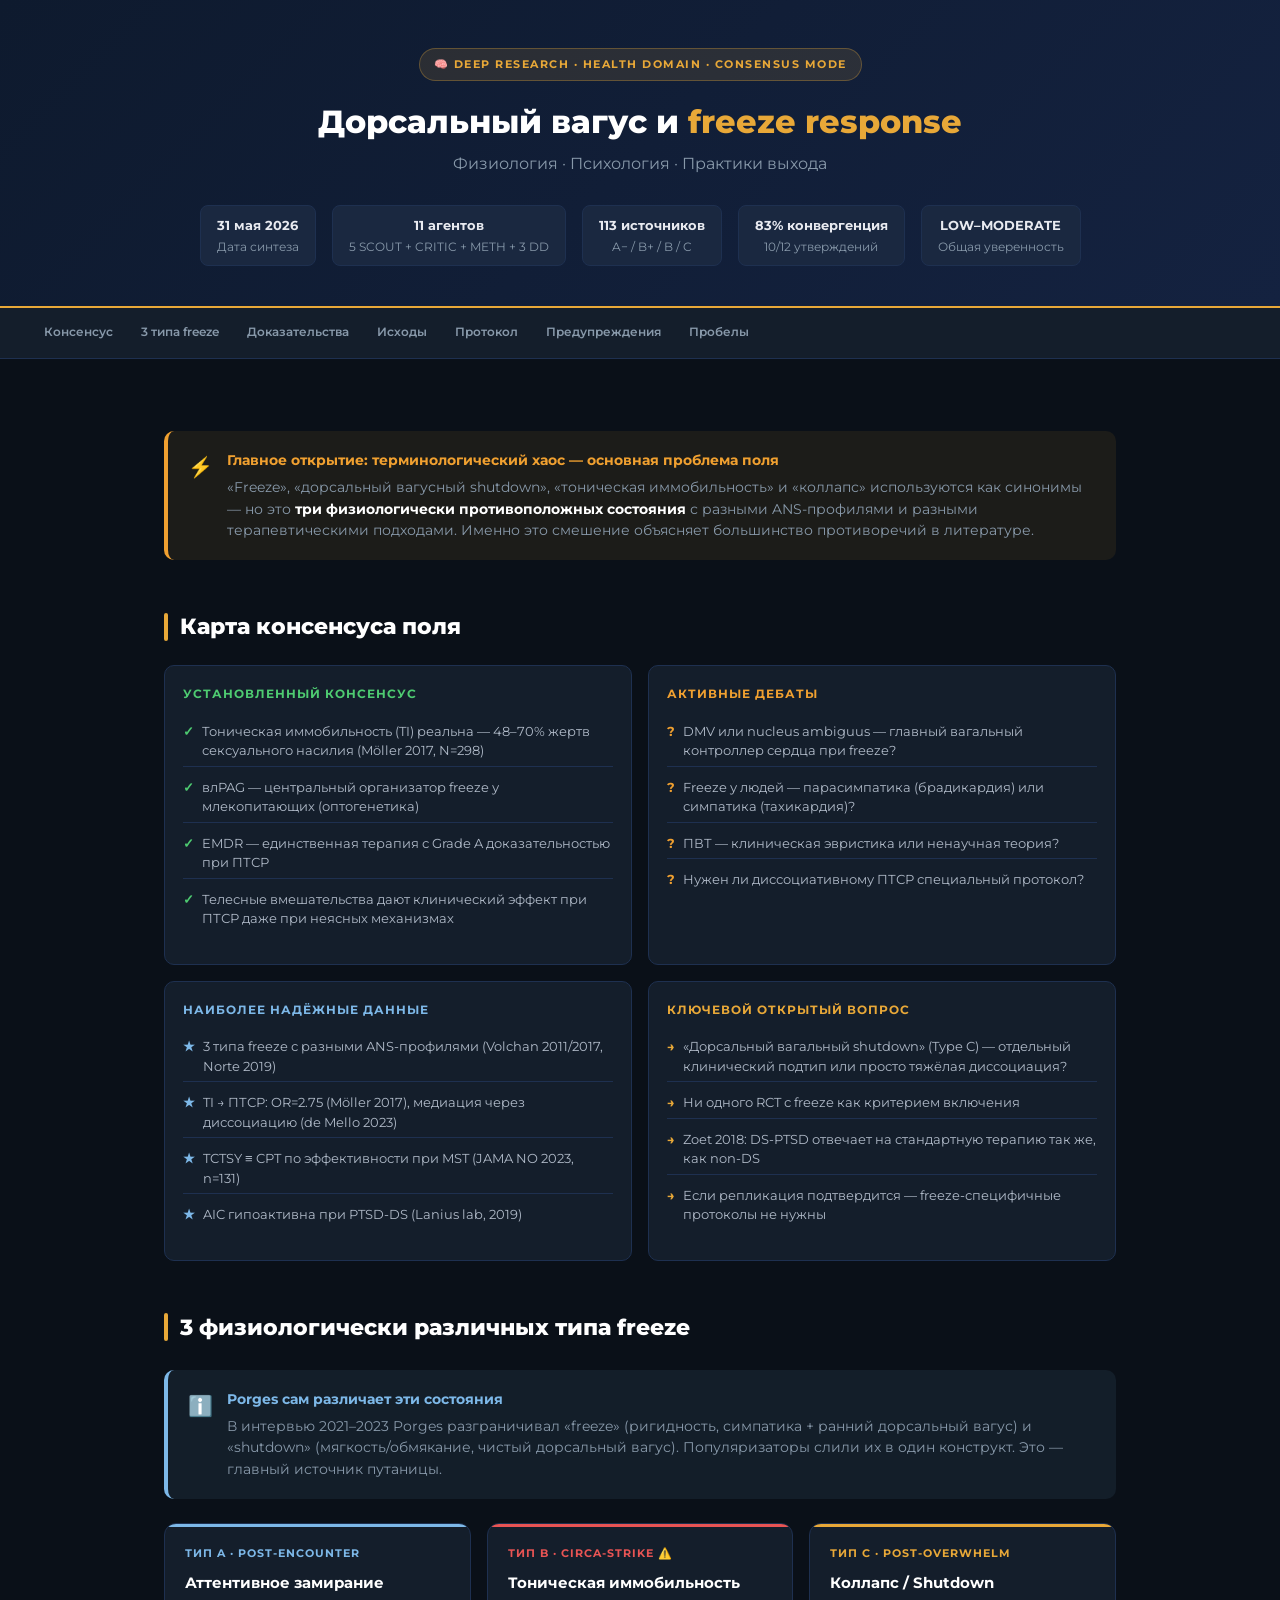
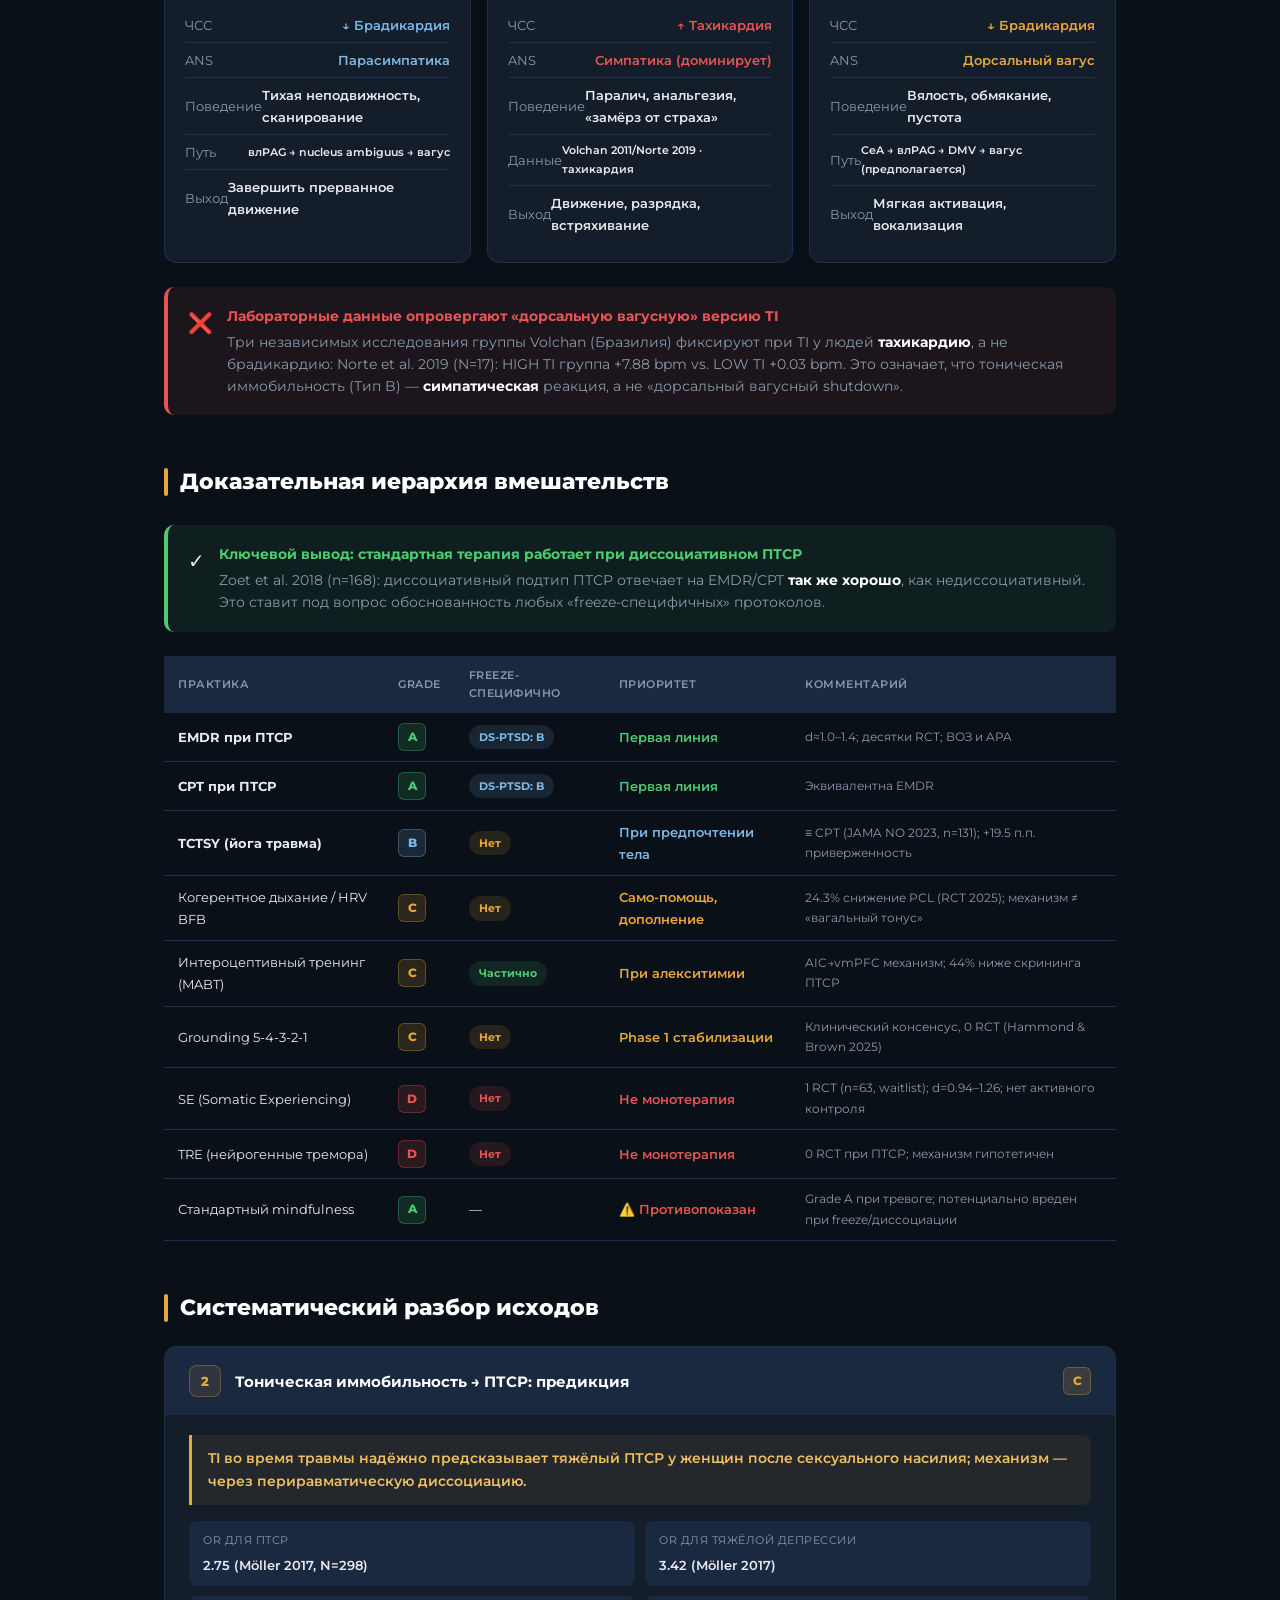
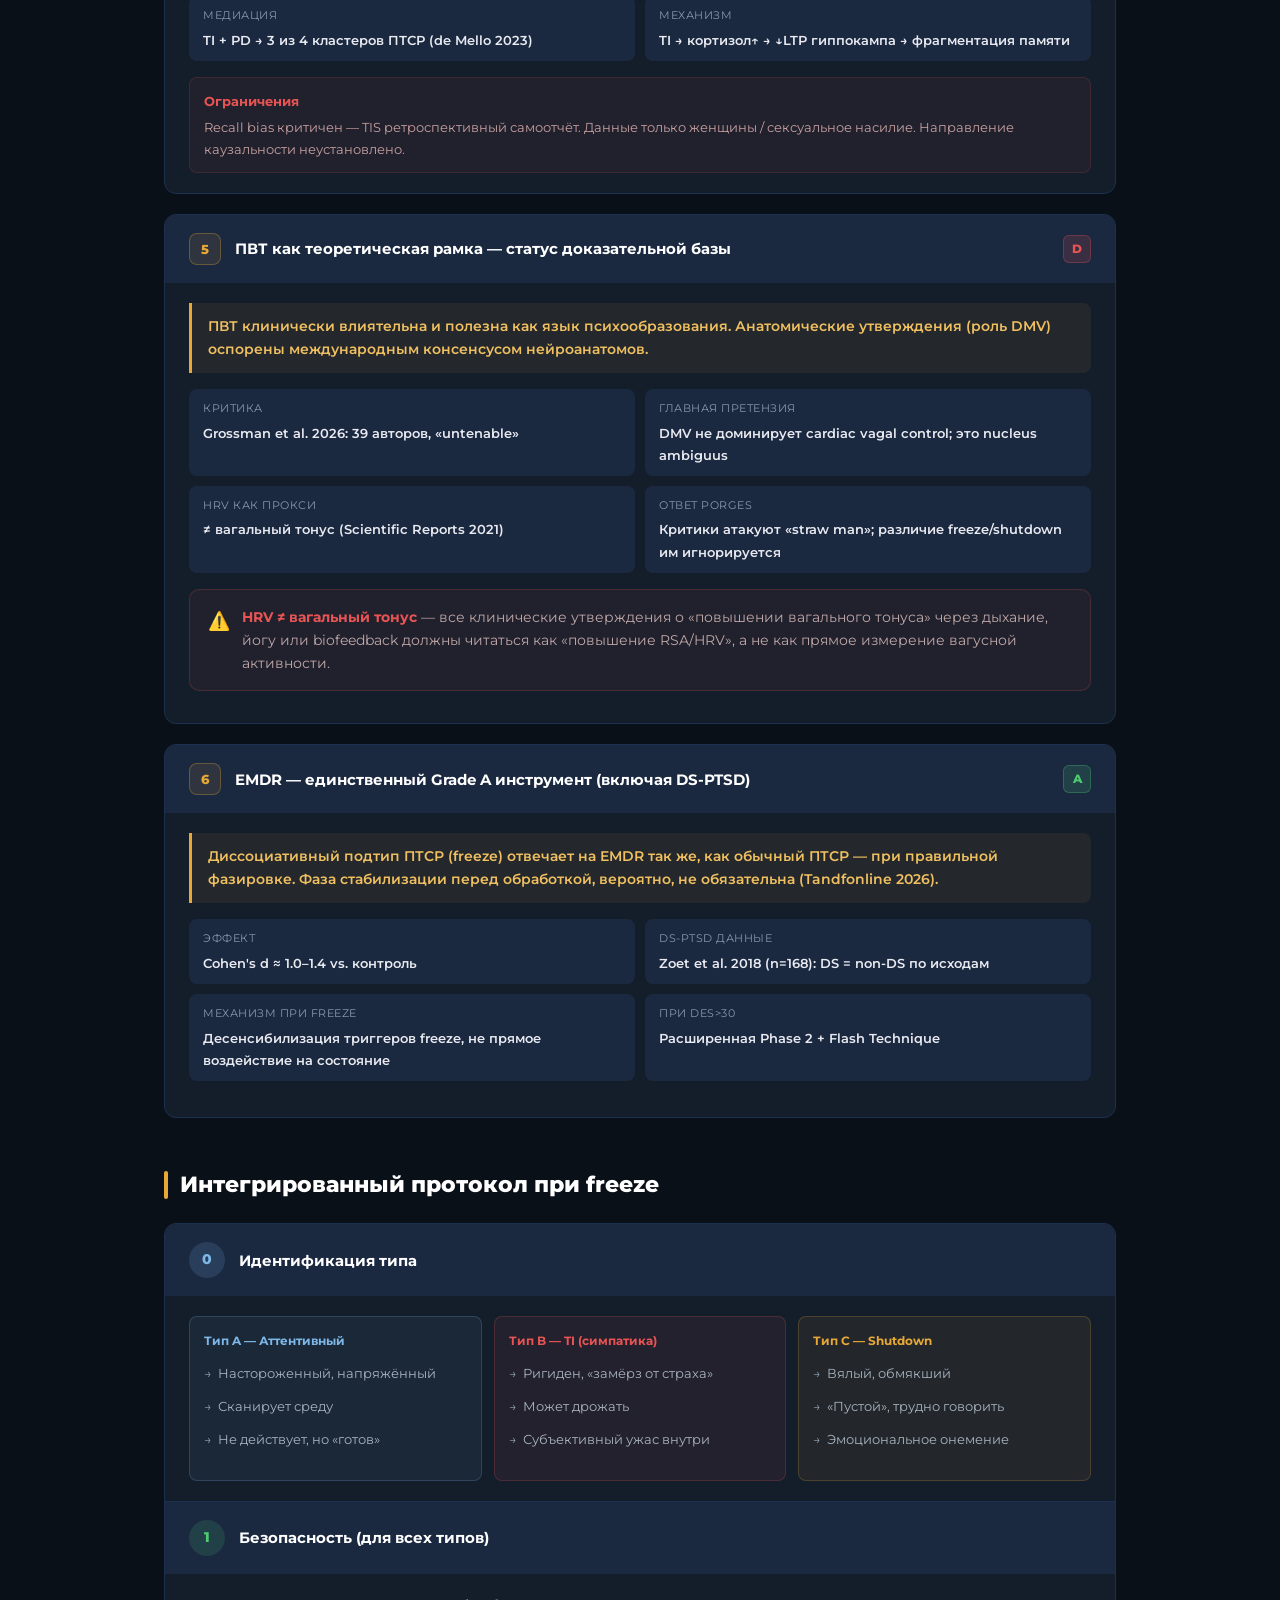
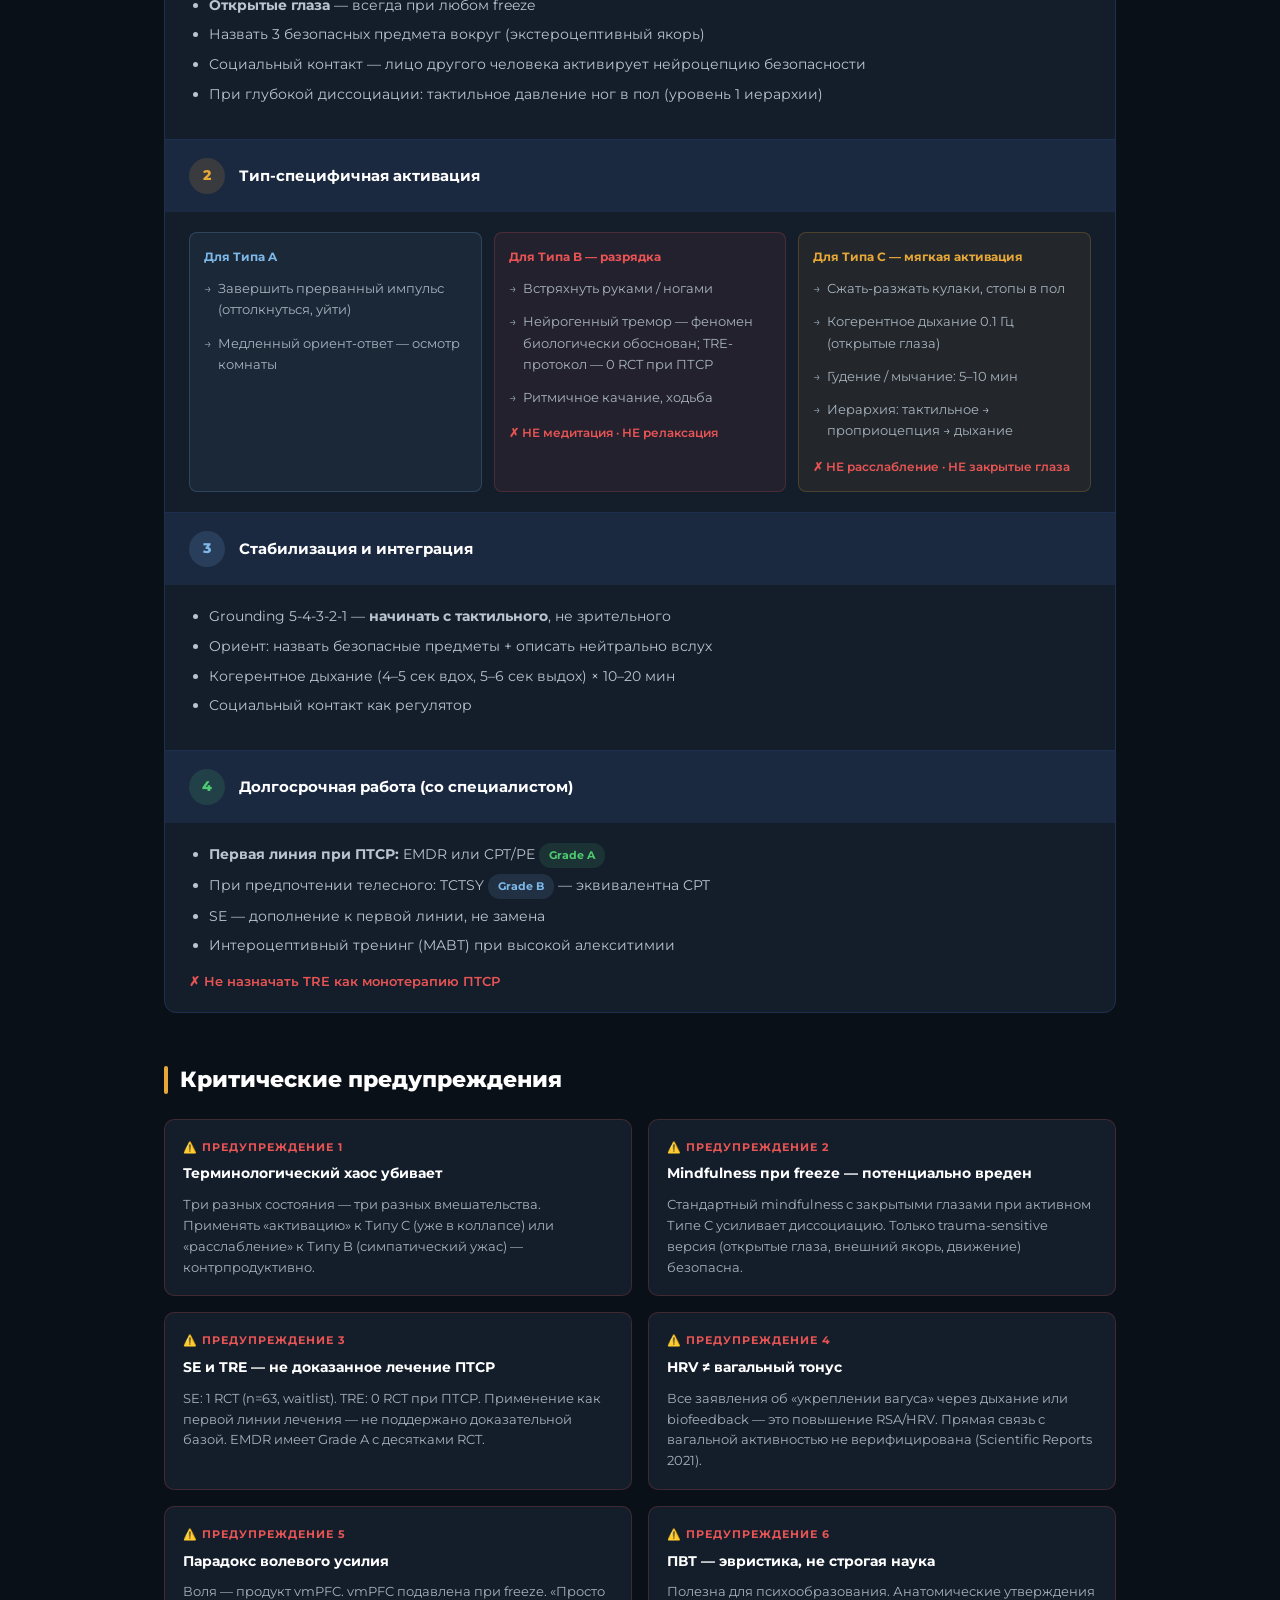
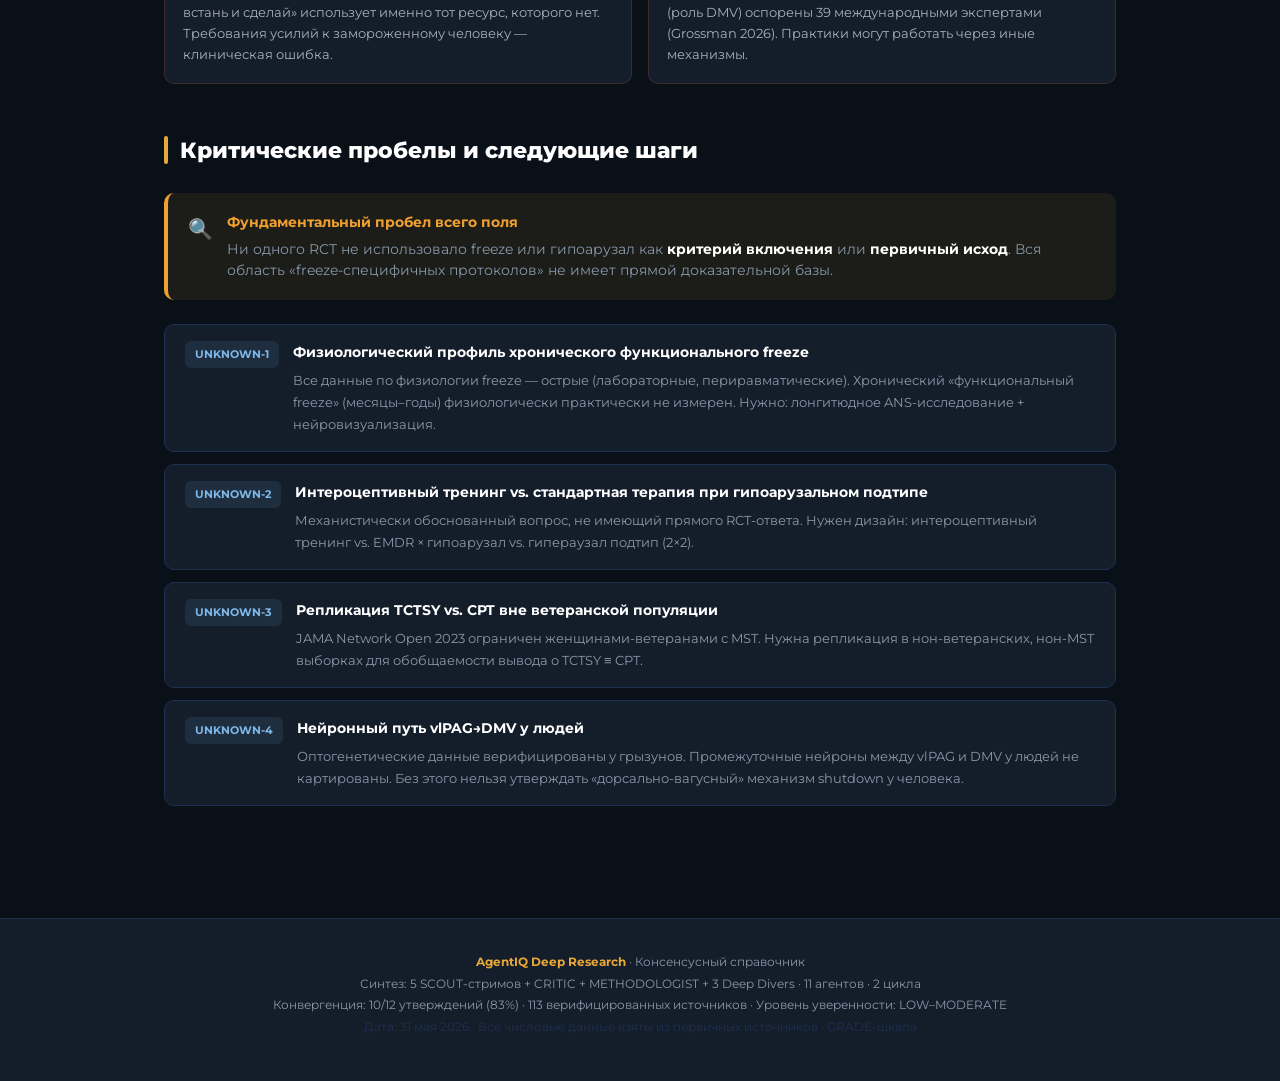
<file: me/freeze-research.html>
<!DOCTYPE html>
<html lang="ru">
<head>
<meta charset="UTF-8">
<meta name="viewport" content="width=device-width, initial-scale=1.0">
<title>Дорсальный вагус и freeze response — Консенсусный справочник</title>
<link href="https://fonts.googleapis.com/css2?family=Montserrat:wght@400;500;600;700;800&display=swap" rel="stylesheet">
<style>
  :root {
    --bg: #0a1018;
    --card: #141e2b;
    --card2: #1a2840;
    --accent: #e8a838;
    --accent2: #f0c060;
    --danger: #e85454;
    --success: #4ecb71;
    --info: #7db8e8;
    --warn: #f0a030;
    --text: #e8eaf0;
    --muted: #8899aa;
    --border: #1e3050;
    --grade-a: #4ecb71;
    --grade-b: #7db8e8;
    --grade-c: #e8a838;
    --grade-d: #e85454;
  }

  * { box-sizing: border-box; margin: 0; padding: 0; }

  body {
    background: var(--bg);
    color: var(--text);
    font-family: 'Montserrat', sans-serif;
    font-size: 15px;
    line-height: 1.7;
  }

  /* HEADER */
  .header {
    background: linear-gradient(135deg, #0e1a2e 0%, #142240 100%);
    border-bottom: 2px solid var(--accent);
    padding: 48px 32px 40px;
    text-align: center;
  }
  .header-badge {
    display: inline-flex;
    align-items: center;
    gap: 8px;
    background: rgba(232,168,56,0.12);
    border: 1px solid rgba(232,168,56,0.3);
    color: var(--accent);
    font-size: 11px;
    font-weight: 700;
    letter-spacing: 1.5px;
    text-transform: uppercase;
    padding: 6px 14px;
    border-radius: 20px;
    margin-bottom: 20px;
  }
  .header h1 {
    font-size: 32px;
    font-weight: 800;
    color: #fff;
    margin-bottom: 8px;
    line-height: 1.3;
  }
  .header h1 span { color: var(--accent); }
  .header-sub {
    font-size: 16px;
    color: var(--muted);
    margin-bottom: 28px;
  }
  .header-meta {
    display: flex;
    flex-wrap: wrap;
    justify-content: center;
    gap: 16px;
  }
  .header-chip {
    background: var(--card2);
    border: 1px solid var(--border);
    border-radius: 8px;
    padding: 8px 16px;
    font-size: 12px;
    color: var(--muted);
  }
  .header-chip strong { color: var(--text); display: block; font-size: 13px; }

  /* NAV */
  .nav-bar {
    background: var(--card);
    border-bottom: 1px solid var(--border);
    padding: 0 32px;
    position: sticky;
    top: 0;
    z-index: 100;
    display: flex;
    gap: 4px;
    overflow-x: auto;
  }
  .nav-bar a {
    color: var(--muted);
    text-decoration: none;
    font-size: 12px;
    font-weight: 600;
    padding: 14px 12px;
    border-bottom: 2px solid transparent;
    white-space: nowrap;
    transition: all 0.2s;
  }
  .nav-bar a:hover { color: var(--accent); border-bottom-color: var(--accent); }

  /* LAYOUT */
  .container { max-width: 1000px; margin: 0 auto; padding: 40px 24px; }

  /* ALERT BOXES */
  .alert {
    display: flex;
    gap: 14px;
    padding: 18px 20px;
    border-radius: 10px;
    margin: 24px 0;
    border-left: 4px solid;
  }
  .alert-icon { font-size: 20px; flex-shrink: 0; margin-top: 1px; }
  .alert-title { font-weight: 700; margin-bottom: 4px; font-size: 14px; }
  .alert-text { font-size: 13.5px; line-height: 1.6; color: var(--muted); }
  .alert-danger { background: rgba(232,84,84,0.08); border-color: var(--danger); }
  .alert-danger .alert-title { color: var(--danger); }
  .alert-warn { background: rgba(240,160,48,0.08); border-color: var(--warn); }
  .alert-warn .alert-title { color: var(--warn); }
  .alert-success { background: rgba(78,203,113,0.08); border-color: var(--success); }
  .alert-success .alert-title { color: var(--success); }
  .alert-info { background: rgba(125,184,232,0.08); border-color: var(--info); }
  .alert-info .alert-title { color: var(--info); }

  /* SECTION HEADERS */
  .section-title {
    font-size: 22px;
    font-weight: 800;
    color: #fff;
    margin: 48px 0 20px;
    display: flex;
    align-items: center;
    gap: 12px;
  }
  .section-title::before {
    content: '';
    display: block;
    width: 4px;
    height: 28px;
    background: var(--accent);
    border-radius: 2px;
    flex-shrink: 0;
  }
  .subsection-title {
    font-size: 16px;
    font-weight: 700;
    color: var(--accent2);
    margin: 28px 0 12px;
  }

  /* CARDS */
  .card {
    background: var(--card);
    border: 1px solid var(--border);
    border-radius: 12px;
    padding: 24px;
    margin: 16px 0;
  }
  .card-title {
    font-size: 15px;
    font-weight: 700;
    color: #fff;
    margin-bottom: 12px;
    display: flex;
    align-items: center;
    gap: 10px;
  }
  .card p, .card li { font-size: 14px; color: #c8d0dc; }

  /* FREEZE TYPE CARDS */
  .freeze-types {
    display: grid;
    grid-template-columns: repeat(3, 1fr);
    gap: 16px;
    margin: 20px 0;
  }
  @media (max-width: 700px) { .freeze-types { grid-template-columns: 1fr; } }
  .freeze-card {
    background: var(--card);
    border: 1px solid var(--border);
    border-radius: 12px;
    padding: 20px;
    position: relative;
    overflow: hidden;
  }
  .freeze-card::before {
    content: '';
    position: absolute;
    top: 0; left: 0; right: 0;
    height: 3px;
  }
  .freeze-a::before { background: var(--info); }
  .freeze-b::before { background: var(--danger); }
  .freeze-c::before { background: var(--accent); }
  .freeze-type-label {
    font-size: 11px;
    font-weight: 700;
    letter-spacing: 1px;
    text-transform: uppercase;
    margin-bottom: 8px;
  }
  .freeze-a .freeze-type-label { color: var(--info); }
  .freeze-b .freeze-type-label { color: var(--danger); }
  .freeze-c .freeze-type-label { color: var(--accent); }
  .freeze-card h3 { font-size: 15px; font-weight: 700; color: #fff; margin-bottom: 12px; }
  .freeze-stat {
    display: flex;
    align-items: center;
    justify-content: space-between;
    padding: 6px 0;
    border-bottom: 1px solid var(--border);
    font-size: 13px;
  }
  .freeze-stat:last-child { border-bottom: none; }
  .freeze-stat-label { color: var(--muted); }
  .freeze-stat-val { font-weight: 600; }
  .sym { color: var(--danger); }
  .para { color: var(--info); }
  .dorsal { color: var(--accent); }

  /* EVIDENCE TABLE */
  .evidence-table {
    width: 100%;
    border-collapse: collapse;
    font-size: 13px;
    margin: 16px 0;
  }
  .evidence-table th {
    background: var(--card2);
    color: var(--muted);
    font-weight: 600;
    font-size: 11px;
    letter-spacing: 0.5px;
    text-transform: uppercase;
    padding: 10px 14px;
    text-align: left;
  }
  .evidence-table td {
    padding: 10px 14px;
    border-bottom: 1px solid var(--border);
    vertical-align: middle;
  }
  .evidence-table tr:hover td { background: rgba(255,255,255,0.02); }
  .grade {
    display: inline-flex;
    align-items: center;
    justify-content: center;
    width: 28px; height: 28px;
    border-radius: 6px;
    font-size: 12px;
    font-weight: 800;
  }
  .grade-A { background: rgba(78,203,113,0.15); color: var(--grade-a); border: 1px solid rgba(78,203,113,0.3); }
  .grade-B { background: rgba(125,184,232,0.15); color: var(--grade-b); border: 1px solid rgba(125,184,232,0.3); }
  .grade-C { background: rgba(232,168,56,0.15); color: var(--grade-c); border: 1px solid rgba(232,168,56,0.3); }
  .grade-D { background: rgba(232,84,84,0.15); color: var(--grade-d); border: 1px solid rgba(232,84,84,0.3); }
  .priority-1 { color: var(--success); font-weight: 600; }
  .priority-2 { color: var(--info); font-weight: 600; }
  .priority-3 { color: var(--accent); font-weight: 600; }
  .priority-x { color: var(--danger); font-weight: 600; }

  /* OUTCOME CARDS */
  .outcome {
    background: var(--card);
    border: 1px solid var(--border);
    border-radius: 12px;
    margin: 20px 0;
    overflow: hidden;
  }
  .outcome-header {
    padding: 18px 24px;
    background: var(--card2);
    display: flex;
    align-items: center;
    gap: 14px;
    cursor: pointer;
    user-select: none;
  }
  .outcome-num {
    background: rgba(232,168,56,0.1);
    color: var(--accent);
    border: 1px solid rgba(232,168,56,0.3);
    width: 32px; height: 32px;
    border-radius: 8px;
    font-size: 13px;
    font-weight: 800;
    display: flex;
    align-items: center;
    justify-content: center;
    flex-shrink: 0;
  }
  .outcome-title { font-size: 15px; font-weight: 700; color: #fff; flex: 1; }
  .outcome-body { padding: 20px 24px; }
  .outcome-verdict {
    font-size: 13.5px;
    color: var(--accent2);
    font-weight: 600;
    margin-bottom: 16px;
    padding: 12px 16px;
    background: rgba(232,168,56,0.07);
    border-left: 3px solid var(--accent);
    border-radius: 0 8px 8px 0;
  }
  .outcome-params {
    display: grid;
    grid-template-columns: 1fr 1fr;
    gap: 10px;
    margin: 16px 0;
  }
  @media (max-width: 600px) { .outcome-params { grid-template-columns: 1fr; } }
  .param-row {
    background: var(--card2);
    border-radius: 8px;
    padding: 10px 14px;
  }
  .param-label { font-size: 11px; color: var(--muted); text-transform: uppercase; letter-spacing: 0.5px; margin-bottom: 4px; }
  .param-val { font-size: 13px; font-weight: 600; color: var(--text); }
  .outcome-detail { font-size: 13.5px; color: #b0bac8; line-height: 1.7; margin-top: 14px; }
  .caveat {
    background: rgba(232,84,84,0.06);
    border: 1px solid rgba(232,84,84,0.15);
    border-radius: 8px;
    padding: 12px 14px;
    font-size: 13px;
    color: #c8a0a0;
    margin-top: 12px;
  }
  .caveat strong { color: var(--danger); display: block; margin-bottom: 4px; }

  /* PROTOCOL */
  .protocol {
    background: var(--card);
    border: 1px solid var(--border);
    border-radius: 12px;
    overflow: hidden;
    margin: 20px 0;
  }
  .protocol-step {
    border-bottom: 1px solid var(--border);
  }
  .protocol-step:last-child { border-bottom: none; }
  .step-header {
    display: flex;
    align-items: center;
    gap: 14px;
    padding: 18px 24px;
    background: var(--card2);
  }
  .step-num {
    width: 36px; height: 36px;
    border-radius: 50%;
    display: flex;
    align-items: center;
    justify-content: center;
    font-size: 14px;
    font-weight: 800;
    flex-shrink: 0;
  }
  .step-0 .step-num { background: rgba(125,184,232,0.15); color: var(--info); }
  .step-1 .step-num { background: rgba(78,203,113,0.15); color: var(--success); }
  .step-2 .step-num { background: rgba(232,168,56,0.15); color: var(--accent); }
  .step-3 .step-num { background: rgba(125,184,232,0.15); color: var(--info); }
  .step-4 .step-num { background: rgba(78,203,113,0.15); color: var(--success); }
  .step-title { font-size: 15px; font-weight: 700; color: #fff; }
  .step-body { padding: 20px 24px; }
  .step-types {
    display: grid;
    grid-template-columns: repeat(3, 1fr);
    gap: 12px;
  }
  @media (max-width: 600px) { .step-types { grid-template-columns: 1fr; } }
  .type-block { border-radius: 8px; padding: 14px; }
  .type-a { background: rgba(125,184,232,0.07); border: 1px solid rgba(125,184,232,0.2); }
  .type-b { background: rgba(232,84,84,0.07); border: 1px solid rgba(232,84,84,0.2); }
  .type-c { background: rgba(232,168,56,0.07); border: 1px solid rgba(232,168,56,0.2); }
  .type-block-title { font-size: 12px; font-weight: 700; margin-bottom: 8px; }
  .type-a .type-block-title { color: var(--info); }
  .type-b .type-block-title { color: var(--danger); }
  .type-c .type-block-title { color: var(--accent); }
  .type-block ul { list-style: none; padding: 0; }
  .type-block li { font-size: 12.5px; color: #a8b4c0; padding: 3px 0; display: flex; gap: 6px; }
  .type-block li::before { content: '→'; color: var(--muted); flex-shrink: 0; }
  .do-not {
    margin-top: 8px;
    font-size: 12px;
    color: var(--danger);
    font-weight: 600;
  }

  /* WARNINGS */
  .warnings-grid {
    display: grid;
    grid-template-columns: 1fr 1fr;
    gap: 16px;
    margin: 20px 0;
  }
  @media (max-width: 650px) { .warnings-grid { grid-template-columns: 1fr; } }
  .warning-card {
    background: var(--card);
    border: 1px solid rgba(232,84,84,0.2);
    border-radius: 10px;
    padding: 18px;
  }
  .warning-num {
    font-size: 11px;
    font-weight: 700;
    color: var(--danger);
    text-transform: uppercase;
    letter-spacing: 1px;
    margin-bottom: 6px;
  }
  .warning-title { font-size: 14px; font-weight: 700; color: #fff; margin-bottom: 8px; }
  .warning-text { font-size: 13px; color: #a8b0bc; line-height: 1.6; }

  /* DEBUNKED */
  .debunked-box {
    background: rgba(232,84,84,0.06);
    border: 1px solid rgba(232,84,84,0.2);
    border-radius: 10px;
    padding: 16px 18px;
    margin: 12px 0;
    display: flex;
    gap: 12px;
    align-items: flex-start;
  }
  .debunked-icon { color: var(--danger); font-size: 18px; flex-shrink: 0; }
  .debunked-text { font-size: 13.5px; color: #c0a8a8; }
  .debunked-text strong { color: var(--danger); }

  /* UNKNOWNS */
  .unknown-item {
    background: var(--card);
    border: 1px solid var(--border);
    border-radius: 10px;
    padding: 16px 20px;
    margin: 12px 0;
    display: flex;
    gap: 14px;
  }
  .unknown-id {
    background: rgba(125,184,232,0.1);
    color: var(--info);
    border-radius: 6px;
    padding: 4px 10px;
    font-size: 11px;
    font-weight: 700;
    height: fit-content;
    flex-shrink: 0;
  }
  .unknown-title { font-size: 14px; font-weight: 700; color: #fff; margin-bottom: 4px; }
  .unknown-text { font-size: 13px; color: var(--muted); }

  /* CONSENSUS MAP */
  .consensus-grid {
    display: grid;
    grid-template-columns: 1fr 1fr;
    gap: 16px;
    margin: 20px 0;
  }
  @media (max-width: 650px) { .consensus-grid { grid-template-columns: 1fr; } }
  .cmap-card {
    background: var(--card);
    border: 1px solid var(--border);
    border-radius: 10px;
    padding: 18px;
  }
  .cmap-title {
    font-size: 12px;
    font-weight: 700;
    text-transform: uppercase;
    letter-spacing: 1px;
    margin-bottom: 12px;
  }
  .cmap-established .cmap-title { color: var(--success); }
  .cmap-debated .cmap-title { color: var(--warn); }
  .cmap-strong .cmap-title { color: var(--info); }
  .cmap-open .cmap-title { color: var(--accent); }
  .cmap-card ul { list-style: none; padding: 0; }
  .cmap-card li { font-size: 13px; color: #b0bac8; padding: 5px 0; border-bottom: 1px solid var(--border); line-height: 1.5; display: flex; gap: 8px; }
  .cmap-card li:last-child { border-bottom: none; }
  .cmap-card li::before { flex-shrink: 0; font-weight: 700; }
  .cmap-established li::before { content: '✓'; color: var(--success); }
  .cmap-debated li::before { content: '?'; color: var(--warn); }
  .cmap-strong li::before { content: '★'; color: var(--info); }
  .cmap-open li::before { content: '→'; color: var(--accent); }

  /* FOOTER */
  .footer {
    background: var(--card);
    border-top: 1px solid var(--border);
    padding: 32px;
    text-align: center;
    margin-top: 60px;
  }
  .footer p { font-size: 12px; color: var(--muted); line-height: 1.8; }
  .footer strong { color: var(--accent); }

  /* TAGS */
  .tag {
    display: inline-block;
    padding: 3px 10px;
    border-radius: 12px;
    font-size: 11px;
    font-weight: 700;
  }
  .tag-green { background: rgba(78,203,113,0.12); color: var(--success); }
  .tag-red { background: rgba(232,84,84,0.12); color: var(--danger); }
  .tag-orange { background: rgba(232,168,56,0.12); color: var(--accent); }
  .tag-blue { background: rgba(125,184,232,0.12); color: var(--info); }

  /* SCROLLBAR */
  ::-webkit-scrollbar { width: 6px; height: 6px; }
  ::-webkit-scrollbar-track { background: var(--bg); }
  ::-webkit-scrollbar-thumb { background: var(--border); border-radius: 3px; }
  ::-webkit-scrollbar-thumb:hover { background: var(--muted); }

  /* HR */
  hr { border: none; border-top: 1px solid var(--border); margin: 36px 0; }

  p { margin-bottom: 12px; }
  ul { padding-left: 20px; margin-bottom: 12px; }
  ul li { margin-bottom: 6px; font-size: 14px; color: #b8c4d0; }
</style>
</head>
<body>

<!-- HEADER -->
<div class="header">
  <div class="header-badge">🧠 Deep Research · Health Domain · Consensus Mode</div>
  <h1>Дорсальный вагус и <span>freeze response</span></h1>
  <p class="header-sub">Физиология · Психология · Практики выхода</p>
  <div class="header-meta">
    <div class="header-chip"><strong>31 мая 2026</strong>Дата синтеза</div>
    <div class="header-chip"><strong>11 агентов</strong>5 SCOUT + CRITIC + METH + 3 DD</div>
    <div class="header-chip"><strong>113 источников</strong>A− / B+ / B / C</div>
    <div class="header-chip"><strong>83% конвергенция</strong>10/12 утверждений</div>
    <div class="header-chip"><strong>LOW–MODERATE</strong>Общая уверенность</div>
  </div>
</div>

<!-- NAV -->
<nav class="nav-bar">
  <a href="#consensus">Консенсус</a>
  <a href="#freeze-types">3 типа freeze</a>
  <a href="#evidence">Доказательства</a>
  <a href="#outcomes">Исходы</a>
  <a href="#protocol">Протокол</a>
  <a href="#warnings">Предупреждения</a>
  <a href="#unknowns">Пробелы</a>
</nav>

<div class="container">

  <!-- ГЛАВНОЕ ОТКРЫТИЕ -->
  <div class="alert alert-warn" style="margin-top:32px;">
    <div class="alert-icon">⚡</div>
    <div>
      <div class="alert-title">Главное открытие: терминологический хаос — основная проблема поля</div>
      <div class="alert-text">«Freeze», «дорсальный вагусный shutdown», «тоническая иммобильность» и «коллапс» используются как синонимы — но это <strong style="color:#fff">три физиологически противоположных состояния</strong> с разными ANS-профилями и разными терапевтическими подходами. Именно это смешение объясняет большинство противоречий в литературе.</div>
    </div>
  </div>

  <!-- КОНСЕНСУС КАРТА -->
  <h2 class="section-title" id="consensus">Карта консенсуса поля</h2>

  <div class="consensus-grid">
    <div class="cmap-card cmap-established">
      <div class="cmap-title">Установленный консенсус</div>
      <ul>
        <li>Тоническая иммобильность (TI) реальна — 48–70% жертв сексуального насилия (Möller 2017, N=298)</li>
        <li>влPAG — центральный организатор freeze у млекопитающих (оптогенетика)</li>
        <li>EMDR — единственная терапия с Grade A доказательностью при ПТСР</li>
        <li>Телесные вмешательства дают клинический эффект при ПТСР даже при неясных механизмах</li>
      </ul>
    </div>
    <div class="cmap-card cmap-debated">
      <div class="cmap-title">Активные дебаты</div>
      <ul>
        <li>DMV или nucleus ambiguus — главный вагальный контроллер сердца при freeze?</li>
        <li>Freeze у людей — парасимпатика (брадикардия) или симпатика (тахикардия)?</li>
        <li>ПВТ — клиническая эвристика или ненаучная теория?</li>
        <li>Нужен ли диссоциативному ПТСР специальный протокол?</li>
      </ul>
    </div>
    <div class="cmap-card cmap-strong">
      <div class="cmap-title">Наиболее надёжные данные</div>
      <ul>
        <li>3 типа freeze с разными ANS-профилями (Volchan 2011/2017, Norte 2019)</li>
        <li>TI → ПТСР: OR=2.75 (Möller 2017), медиация через диссоциацию (de Mello 2023)</li>
        <li>TCTSY ≡ CPT по эффективности при MST (JAMA NO 2023, n=131)</li>
        <li>AIC гипоактивна при PTSD-DS (Lanius lab, 2019)</li>
      </ul>
    </div>
    <div class="cmap-card cmap-open">
      <div class="cmap-title">Ключевой открытый вопрос</div>
      <ul>
        <li>«Дорсальный вагальный shutdown» (Type C) — отдельный клинический подтип или просто тяжёлая диссоциация?</li>
        <li>Ни одного RCT с freeze как критерием включения</li>
        <li>Zoet 2018: DS-PTSD отвечает на стандартную терапию так же, как non-DS</li>
        <li>Если репликация подтвердится — freeze-специфичные протоколы не нужны</li>
      </ul>
    </div>
  </div>

  <!-- 3 ТИПА FREEZE -->
  <h2 class="section-title" id="freeze-types">3 физиологически различных типа freeze</h2>

  <div class="alert alert-info">
    <div class="alert-icon">ℹ️</div>
    <div>
      <div class="alert-title">Porges сам различает эти состояния</div>
      <div class="alert-text">В интервью 2021–2023 Porges разграничивал «freeze» (ригидность, симпатика + ранний дорсальный вагус) и «shutdown» (мягкость/обмякание, чистый дорсальный вагус). Популяризаторы слили их в один конструкт. Это — главный источник путаницы.</div>
    </div>
  </div>

  <div class="freeze-types">
    <div class="freeze-card freeze-a">
      <div class="freeze-type-label">Тип A · Post-encounter</div>
      <h3>Аттентивное замирание</h3>
      <div class="freeze-stat"><span class="freeze-stat-label">ЧСС</span><span class="freeze-stat-val para">↓ Брадикардия</span></div>
      <div class="freeze-stat"><span class="freeze-stat-label">ANS</span><span class="freeze-stat-val para">Парасимпатика</span></div>
      <div class="freeze-stat"><span class="freeze-stat-label">Поведение</span><span class="freeze-stat-val">Тихая неподвижность, сканирование</span></div>
      <div class="freeze-stat"><span class="freeze-stat-label">Путь</span><span class="freeze-stat-val" style="font-size:11px">влPAG → nucleus ambiguus → вагус</span></div>
      <div class="freeze-stat"><span class="freeze-stat-label">Выход</span><span class="freeze-stat-val">Завершить прерванное движение</span></div>
    </div>
    <div class="freeze-card freeze-b">
      <div class="freeze-type-label">Тип B · Circa-strike ⚠️</div>
      <h3>Тоническая иммобильность</h3>
      <div class="freeze-stat"><span class="freeze-stat-label">ЧСС</span><span class="freeze-stat-val sym">↑ Тахикардия</span></div>
      <div class="freeze-stat"><span class="freeze-stat-label">ANS</span><span class="freeze-stat-val sym">Симпатика (доминирует)</span></div>
      <div class="freeze-stat"><span class="freeze-stat-label">Поведение</span><span class="freeze-stat-val">Паралич, анальгезия, «замёрз от страха»</span></div>
      <div class="freeze-stat"><span class="freeze-stat-label">Данные</span><span class="freeze-stat-val" style="font-size:11px">Volchan 2011/Norte 2019 · тахикардия</span></div>
      <div class="freeze-stat"><span class="freeze-stat-label">Выход</span><span class="freeze-stat-val">Движение, разрядка, встряхивание</span></div>
    </div>
    <div class="freeze-card freeze-c">
      <div class="freeze-type-label">Тип C · Post-overwhelm</div>
      <h3>Коллапс / Shutdown</h3>
      <div class="freeze-stat"><span class="freeze-stat-label">ЧСС</span><span class="freeze-stat-val dorsal">↓ Брадикардия</span></div>
      <div class="freeze-stat"><span class="freeze-stat-label">ANS</span><span class="freeze-stat-val dorsal">Дорсальный вагус</span></div>
      <div class="freeze-stat"><span class="freeze-stat-label">Поведение</span><span class="freeze-stat-val">Вялость, обмякание, пустота</span></div>
      <div class="freeze-stat"><span class="freeze-stat-label">Путь</span><span class="freeze-stat-val" style="font-size:11px">CeA → влPAG → DMV → вагус (предполагается)</span></div>
      <div class="freeze-stat"><span class="freeze-stat-label">Выход</span><span class="freeze-stat-val">Мягкая активация, вокализация</span></div>
    </div>
  </div>

  <div class="alert alert-danger">
    <div class="alert-icon">❌</div>
    <div>
      <div class="alert-title">Лабораторные данные опровергают «дорсальную вагусную» версию TI</div>
      <div class="alert-text">Три независимых исследования группы Volchan (Бразилия) фиксируют при TI у людей <strong style="color:#fff">тахикардию</strong>, а не брадикардию: Norte et al. 2019 (N=17): HIGH TI группа +7.88 bpm vs. LOW TI +0.03 bpm. Это означает, что тоническая иммобильность (Тип B) — <strong style="color:#fff">симпатическая</strong> реакция, а не «дорсальный вагусный shutdown».</div>
    </div>
  </div>

  <!-- ДОКАЗАТЕЛЬНАЯ ИЕРАРХИЯ -->
  <h2 class="section-title" id="evidence">Доказательная иерархия вмешательств</h2>

  <div class="alert alert-success">
    <div class="alert-icon">✓</div>
    <div>
      <div class="alert-title">Ключевой вывод: стандартная терапия работает при диссоциативном ПТСР</div>
      <div class="alert-text">Zoet et al. 2018 (n=168): диссоциативный подтип ПТСР отвечает на EMDR/CPT <strong style="color:#fff">так же хорошо</strong>, как недиссоциативный. Это ставит под вопрос обоснованность любых «freeze-специфичных» протоколов.</div>
    </div>
  </div>

  <table class="evidence-table">
    <thead>
      <tr>
        <th>Практика</th>
        <th>GRADE</th>
        <th>Freeze-специфично</th>
        <th>Приоритет</th>
        <th>Комментарий</th>
      </tr>
    </thead>
    <tbody>
      <tr>
        <td><strong>EMDR при ПТСР</strong></td>
        <td><span class="grade grade-A">A</span></td>
        <td><span class="tag tag-blue">DS-PTSD: B</span></td>
        <td class="priority-1">Первая линия</td>
        <td style="font-size:12px;color:var(--muted)">d≈1.0–1.4; десятки RCT; ВОЗ и APA</td>
      </tr>
      <tr>
        <td><strong>CPT при ПТСР</strong></td>
        <td><span class="grade grade-A">A</span></td>
        <td><span class="tag tag-blue">DS-PTSD: B</span></td>
        <td class="priority-1">Первая линия</td>
        <td style="font-size:12px;color:var(--muted)">Эквивалентна EMDR</td>
      </tr>
      <tr>
        <td><strong>TCTSY (йога травма)</strong></td>
        <td><span class="grade grade-B">B</span></td>
        <td><span class="tag tag-orange">Нет</span></td>
        <td class="priority-2">При предпочтении тела</td>
        <td style="font-size:12px;color:var(--muted)">≡ CPT (JAMA NO 2023, n=131); +19.5 п.п. приверженность</td>
      </tr>
      <tr>
        <td>Когерентное дыхание / HRV BFB</td>
        <td><span class="grade grade-C">C</span></td>
        <td><span class="tag tag-orange">Нет</span></td>
        <td class="priority-3">Само-помощь, дополнение</td>
        <td style="font-size:12px;color:var(--muted)">24.3% снижение PCL (RCT 2025); механизм ≠ «вагальный тонус»</td>
      </tr>
      <tr>
        <td>Интероцептивный тренинг (MABT)</td>
        <td><span class="grade grade-C">C</span></td>
        <td><span class="tag tag-green">Частично</span></td>
        <td class="priority-3">При алекситимии</td>
        <td style="font-size:12px;color:var(--muted)">AIC→vmPFC механизм; 44% ниже скрининга ПТСР</td>
      </tr>
      <tr>
        <td>Grounding 5-4-3-2-1</td>
        <td><span class="grade grade-C">C</span></td>
        <td><span class="tag tag-orange">Нет</span></td>
        <td class="priority-3">Phase 1 стабилизации</td>
        <td style="font-size:12px;color:var(--muted)">Клинический консенсус, 0 RCT (Hammond & Brown 2025)</td>
      </tr>
      <tr>
        <td>SE (Somatic Experiencing)</td>
        <td><span class="grade grade-D">D</span></td>
        <td><span class="tag tag-red">Нет</span></td>
        <td class="priority-x">Не монотерапия</td>
        <td style="font-size:12px;color:var(--muted)">1 RCT (n=63, waitlist); d=0.94–1.26; нет активного контроля</td>
      </tr>
      <tr>
        <td>TRE (нейрогенные тремора)</td>
        <td><span class="grade grade-D">D</span></td>
        <td><span class="tag tag-red">Нет</span></td>
        <td class="priority-x">Не монотерапия</td>
        <td style="font-size:12px;color:var(--muted)">0 RCT при ПТСР; механизм гипотетичен</td>
      </tr>
      <tr>
        <td>Стандартный mindfulness</td>
        <td><span class="grade grade-A">A</span></td>
        <td>—</td>
        <td class="priority-x" style="color:var(--danger)">⚠️ Противопоказан</td>
        <td style="font-size:12px;color:var(--muted)">Grade A при тревоге; потенциально вреден при freeze/диссоциации</td>
      </tr>
    </tbody>
  </table>

  <!-- ИСХОДЫ -->
  <h2 class="section-title" id="outcomes">Систематический разбор исходов</h2>

  <!-- TI → PTSD -->
  <div class="outcome">
    <div class="outcome-header">
      <div class="outcome-num">2</div>
      <div class="outcome-title">Тоническая иммобильность → ПТСР: предикция</div>
      <span class="grade grade-C" style="margin-left:auto">C</span>
    </div>
    <div class="outcome-body">
      <div class="outcome-verdict">TI во время травмы надёжно предсказывает тяжёлый ПТСР у женщин после сексуального насилия; механизм — через периравматическую диссоциацию.</div>
      <div class="outcome-params">
        <div class="param-row"><div class="param-label">OR для ПТСР</div><div class="param-val">2.75 (Möller 2017, N=298)</div></div>
        <div class="param-row"><div class="param-label">OR для тяжёлой депрессии</div><div class="param-val">3.42 (Möller 2017)</div></div>
        <div class="param-row"><div class="param-label">Медиация</div><div class="param-val">TI + PD → 3 из 4 кластеров ПТСР (de Mello 2023)</div></div>
        <div class="param-row"><div class="param-label">Механизм</div><div class="param-val">TI → кортизол↑ → ↓LTP гиппокампа → фрагментация памяти</div></div>
      </div>
      <div class="caveat"><strong>Ограничения</strong>Recall bias критичен — TIS ретроспективный самоотчёт. Данные только женщины / сексуальное насилие. Направление каузальности неустановлено.</div>
    </div>
  </div>

  <!-- PVT статус -->
  <div class="outcome">
    <div class="outcome-header">
      <div class="outcome-num">5</div>
      <div class="outcome-title">ПВТ как теоретическая рамка — статус доказательной базы</div>
      <span class="grade grade-D" style="margin-left:auto">D</span>
    </div>
    <div class="outcome-body">
      <div class="outcome-verdict">ПВТ клинически влиятельна и полезна как язык психообразования. Анатомические утверждения (роль DMV) оспорены международным консенсусом нейроанатомов.</div>
      <div class="outcome-params">
        <div class="param-row"><div class="param-label">Критика</div><div class="param-val">Grossman et al. 2026: 39 авторов, «untenable»</div></div>
        <div class="param-row"><div class="param-label">Главная претензия</div><div class="param-val">DMV не доминирует cardiac vagal control; это nucleus ambiguus</div></div>
        <div class="param-row"><div class="param-label">HRV как прокси</div><div class="param-val">≠ вагальный тонус (Scientific Reports 2021)</div></div>
        <div class="param-row"><div class="param-label">Ответ Porges</div><div class="param-val">Критики атакуют «straw man»; различие freeze/shutdown им игнорируется</div></div>
      </div>
      <div class="debunked-box"><div class="debunked-icon">⚠️</div><div class="debunked-text"><strong>HRV ≠ вагальный тонус</strong> — все клинические утверждения о «повышении вагального тонуса» через дыхание, йогу или biofeedback должны читаться как «повышение RSA/HRV», а не как прямое измерение вагусной активности.</div></div>
    </div>
  </div>

  <!-- EMDR -->
  <div class="outcome">
    <div class="outcome-header">
      <div class="outcome-num">6</div>
      <div class="outcome-title">EMDR — единственный Grade A инструмент (включая DS-PTSD)</div>
      <span class="grade grade-A" style="margin-left:auto">A</span>
    </div>
    <div class="outcome-body">
      <div class="outcome-verdict">Диссоциативный подтип ПТСР (freeze) отвечает на EMDR так же, как обычный ПТСР — при правильной фазировке. Фаза стабилизации перед обработкой, вероятно, не обязательна (Tandfonline 2026).</div>
      <div class="outcome-params">
        <div class="param-row"><div class="param-label">Эффект</div><div class="param-val">Cohen's d ≈ 1.0–1.4 vs. контроль</div></div>
        <div class="param-row"><div class="param-label">DS-PTSD данные</div><div class="param-val">Zoet et al. 2018 (n=168): DS = non-DS по исходам</div></div>
        <div class="param-row"><div class="param-label">Механизм при freeze</div><div class="param-val">Десенсибилизация триггеров freeze, не прямое воздействие на состояние</div></div>
        <div class="param-row"><div class="param-label">При DES>30</div><div class="param-val">Расширенная Phase 2 + Flash Technique</div></div>
      </div>
    </div>
  </div>

  <!-- ПРОТОКОЛ -->
  <h2 class="section-title" id="protocol">Интегрированный протокол при freeze</h2>

  <div class="protocol">
    <div class="protocol-step step-0">
      <div class="step-header">
        <div class="step-num">0</div>
        <div class="step-title">Идентификация типа</div>
      </div>
      <div class="step-body">
        <div class="step-types">
          <div class="type-block type-a">
            <div class="type-block-title">Тип A — Аттентивный</div>
            <ul>
              <li>Настороженный, напряжённый</li>
              <li>Сканирует среду</li>
              <li>Не действует, но «готов»</li>
            </ul>
          </div>
          <div class="type-block type-b">
            <div class="type-block-title">Тип B — TI (симпатика)</div>
            <ul>
              <li>Ригиден, «замёрз от страха»</li>
              <li>Может дрожать</li>
              <li>Субъективный ужас внутри</li>
            </ul>
          </div>
          <div class="type-block type-c">
            <div class="type-block-title">Тип C — Shutdown</div>
            <ul>
              <li>Вялый, обмякший</li>
              <li>«Пустой», трудно говорить</li>
              <li>Эмоциональное онемение</li>
            </ul>
          </div>
        </div>
      </div>
    </div>

    <div class="protocol-step step-1">
      <div class="step-header">
        <div class="step-num">1</div>
        <div class="step-title">Безопасность (для всех типов)</div>
      </div>
      <div class="step-body">
        <ul>
          <li><strong>Открытые глаза</strong> — всегда при любом freeze</li>
          <li>Назвать 3 безопасных предмета вокруг (экстероцептивный якорь)</li>
          <li>Социальный контакт — лицо другого человека активирует нейроцепцию безопасности</li>
          <li>При глубокой диссоциации: тактильное давление ног в пол (уровень 1 иерархии)</li>
        </ul>
      </div>
    </div>

    <div class="protocol-step step-2">
      <div class="step-header">
        <div class="step-num">2</div>
        <div class="step-title">Тип-специфичная активация</div>
      </div>
      <div class="step-body">
        <div class="step-types">
          <div class="type-block type-a">
            <div class="type-block-title">Для Типа A</div>
            <ul>
              <li>Завершить прерванный импульс (оттолкнуться, уйти)</li>
              <li>Медленный ориент-ответ — осмотр комнаты</li>
            </ul>
          </div>
          <div class="type-block type-b">
            <div class="type-block-title">Для Типа B — разрядка</div>
            <ul>
              <li>Встряхнуть руками / ногами</li>
              <li>Нейрогенный тремор — феномен биологически обоснован; TRE-протокол — 0 RCT при ПТСР</li>
              <li>Ритмичное качание, ходьба</li>
            </ul>
            <div class="do-not">✗ НЕ медитация · НЕ релаксация</div>
          </div>
          <div class="type-block type-c">
            <div class="type-block-title">Для Типа C — мягкая активация</div>
            <ul>
              <li>Сжать-разжать кулаки, стопы в пол</li>
              <li>Когерентное дыхание 0.1 Гц (открытые глаза)</li>
              <li>Гудение / мычание: 5–10 мин</li>
              <li>Иерархия: тактильное → проприоцепция → дыхание</li>
            </ul>
            <div class="do-not">✗ НЕ расслабление · НЕ закрытые глаза</div>
          </div>
        </div>
      </div>
    </div>

    <div class="protocol-step step-3">
      <div class="step-header">
        <div class="step-num">3</div>
        <div class="step-title">Стабилизация и интеграция</div>
      </div>
      <div class="step-body">
        <ul>
          <li>Grounding 5-4-3-2-1 — <strong>начинать с тактильного</strong>, не зрительного</li>
          <li>Ориент: назвать безопасные предметы + описать нейтрально вслух</li>
          <li>Когерентное дыхание (4–5 сек вдох, 5–6 сек выдох) × 10–20 мин</li>
          <li>Социальный контакт как регулятор</li>
        </ul>
      </div>
    </div>

    <div class="protocol-step step-4">
      <div class="step-header">
        <div class="step-num">4</div>
        <div class="step-title">Долгосрочная работа (со специалистом)</div>
      </div>
      <div class="step-body">
        <ul>
          <li><strong>Первая линия при ПТСР:</strong> EMDR или CPT/PE <span class="tag tag-green">Grade A</span></li>
          <li>При предпочтении телесного: TCTSY <span class="tag tag-blue">Grade B</span> — эквивалентна CPT</li>
          <li>SE — дополнение к первой линии, не замена</li>
          <li>Интероцептивный тренинг (MABT) при высокой алекситимии</li>
        </ul>
        <div class="do-not" style="font-size:13px; margin-top:12px;">✗ Не назначать TRE как монотерапию ПТСР</div>
      </div>
    </div>
  </div>

  <!-- ПРЕДУПРЕЖДЕНИЯ -->
  <h2 class="section-title" id="warnings">Критические предупреждения</h2>

  <div class="warnings-grid">
    <div class="warning-card">
      <div class="warning-num">⚠️ Предупреждение 1</div>
      <div class="warning-title">Терминологический хаос убивает</div>
      <div class="warning-text">Три разных состояния — три разных вмешательства. Применять «активацию» к Типу C (уже в коллапсе) или «расслабление» к Типу B (симпатический ужас) — контрпродуктивно.</div>
    </div>
    <div class="warning-card">
      <div class="warning-num">⚠️ Предупреждение 2</div>
      <div class="warning-title">Mindfulness при freeze — потенциально вреден</div>
      <div class="warning-text">Стандартный mindfulness с закрытыми глазами при активном Типе C усиливает диссоциацию. Только trauma-sensitive версия (открытые глаза, внешний якорь, движение) безопасна.</div>
    </div>
    <div class="warning-card">
      <div class="warning-num">⚠️ Предупреждение 3</div>
      <div class="warning-title">SE и TRE — не доказанное лечение ПТСР</div>
      <div class="warning-text">SE: 1 RCT (n=63, waitlist). TRE: 0 RCT при ПТСР. Применение как первой линии лечения — не поддержано доказательной базой. EMDR имеет Grade A с десятками RCT.</div>
    </div>
    <div class="warning-card">
      <div class="warning-num">⚠️ Предупреждение 4</div>
      <div class="warning-title">HRV ≠ вагальный тонус</div>
      <div class="warning-text">Все заявления об «укреплении вагуса» через дыхание или biofeedback — это повышение RSA/HRV. Прямая связь с вагальной активностью не верифицирована (Scientific Reports 2021).</div>
    </div>
    <div class="warning-card">
      <div class="warning-num">⚠️ Предупреждение 5</div>
      <div class="warning-title">Парадокс волевого усилия</div>
      <div class="warning-text">Воля — продукт vmPFC. vmPFC подавлена при freeze. «Просто встань и сделай» использует именно тот ресурс, которого нет. Требования усилий к замороженному человеку — клиническая ошибка.</div>
    </div>
    <div class="warning-card">
      <div class="warning-num">⚠️ Предупреждение 6</div>
      <div class="warning-title">ПВТ — эвристика, не строгая наука</div>
      <div class="warning-text">Полезна для психообразования. Анатомические утверждения (роль DMV) оспорены 39 международными экспертами (Grossman 2026). Практики могут работать через иные механизмы.</div>
    </div>
  </div>

  <!-- ПРОБЕЛЫ -->
  <h2 class="section-title" id="unknowns">Критические пробелы и следующие шаги</h2>

  <div class="alert alert-warn">
    <div class="alert-icon">🔍</div>
    <div>
      <div class="alert-title">Фундаментальный пробел всего поля</div>
      <div class="alert-text">Ни одного RCT не использовало freeze или гипоарузал как <strong style="color:#fff">критерий включения</strong> или <strong style="color:#fff">первичный исход</strong>. Вся область «freeze-специфичных протоколов» не имеет прямой доказательной базы.</div>
    </div>
  </div>

  <div class="unknown-item">
    <div class="unknown-id">UNKNOWN-1</div>
    <div>
      <div class="unknown-title">Физиологический профиль хронического функционального freeze</div>
      <div class="unknown-text">Все данные по физиологии freeze — острые (лабораторные, периравматические). Хронический «функциональный freeze» (месяцы–годы) физиологически практически не измерен. Нужно: лонгитюдное ANS-исследование + нейровизуализация.</div>
    </div>
  </div>

  <div class="unknown-item">
    <div class="unknown-id">UNKNOWN-2</div>
    <div>
      <div class="unknown-title">Интероцептивный тренинг vs. стандартная терапия при гипоарузальном подтипе</div>
      <div class="unknown-text">Механистически обоснованный вопрос, не имеющий прямого RCT-ответа. Нужен дизайн: интероцептивный тренинг vs. EMDR × гипоарузал vs. гипераузал подтип (2×2).</div>
    </div>
  </div>

  <div class="unknown-item">
    <div class="unknown-id">UNKNOWN-3</div>
    <div>
      <div class="unknown-title">Репликация TCTSY vs. CPT вне ветеранской популяции</div>
      <div class="unknown-text">JAMA Network Open 2023 ограничен женщинами-ветеранами с MST. Нужна репликация в нон-ветеранских, нон-MST выборках для обобщаемости вывода о TCTSY ≡ CPT.</div>
    </div>
  </div>

  <div class="unknown-item">
    <div class="unknown-id">UNKNOWN-4</div>
    <div>
      <div class="unknown-title">Нейронный путь vlPAG→DMV у людей</div>
      <div class="unknown-text">Оптогенетические данные верифицированы у грызунов. Промежуточные нейроны между vlPAG и DMV у людей не картированы. Без этого нельзя утверждать «дорсально-вагусный» механизм shutdown у человека.</div>
    </div>
  </div>

</div><!-- /container -->

<!-- FOOTER -->
<div class="footer">
  <p>
    <strong>AgentIQ Deep Research</strong> · Консенсусный справочник<br>
    Синтез: 5 SCOUT-стримов + CRITIC + METHODOLOGIST + 3 Deep Divers · 11 агентов · 2 цикла<br>
    Конвергенция: 10/12 утверждений (83%) · 113 верифицированных источников · Уровень уверенности: LOW–MODERATE<br>
    <span style="color:var(--border)">Дата: 31 мая 2026 · Все числовые данные взяты из первичных источников · GRADE-шкала</span>
  </p>
</div>

</body>
</html>
</file>
<file: assets/css/style.css>
/* Основные переменные и reset */
:root {
    --bg-primary: #0f0f0f;
    --bg-secondary: #1a1a1a;
    --bg-card: #262626;
    --text-primary: #ffffff;
    --text-secondary: #a3a3a3;
    --accent: #3b82f6;
    --accent-hover: #2563eb;
    --border: #404040;
    --success: #10b981;
    --warning: #f59e0b;
    
    --font-family: 'Inter', -apple-system, BlinkMacSystemFont, 'Segoe UI', Roboto, sans-serif;
    --border-radius: 8px;
    --transition: all 0.2s ease;
    
    --container-width: 1200px;
    --container-padding: 2rem;
}

* {
    margin: 0;
    padding: 0;
    box-sizing: border-box;
}

body {
    font-family: var(--font-family);
    background-color: var(--bg-primary);
    color: var(--text-primary);
    line-height: 1.6;
    -webkit-font-smoothing: antialiased;
    -moz-osx-font-smoothing: grayscale;
}

/* Контейнер */
.container {
    max-width: var(--container-width);
    margin: 0 auto;
    padding: 0 var(--container-padding);
}

/* Типографика */
h1, h2, h3, h4, h5, h6 {
    font-weight: 600;
    line-height: 1.2;
    margin-bottom: 1rem;
}

h1 { font-size: 2.5rem; }
h2 { font-size: 2rem; }
h3 { font-size: 1.5rem; }
h4 { font-size: 1.25rem; }

p {
    margin-bottom: 1rem;
    color: var(--text-secondary);
}

a {
    color: var(--accent);
    text-decoration: none;
    transition: var(--transition);
}

a:hover {
    color: var(--accent-hover);
}

/* Хедер */
.header {
    background-color: var(--bg-secondary);
    border-bottom: 1px solid var(--border);
    position: sticky;
    top: 0;
    z-index: 100;
    backdrop-filter: blur(10px);
}

.nav {
    display: flex;
    align-items: center;
    justify-content: space-between;
    padding: 1rem var(--container-padding);
    max-width: var(--container-width);
    margin: 0 auto;
}

.nav__brand h1 {
    font-size: 1.5rem;
    margin: 0;
    color: var(--text-primary);
}

.nav__menu {
    display: flex;
    list-style: none;
    gap: 2rem;
}

.nav__link {
    color: var(--text-secondary);
    font-weight: 500;
    transition: var(--transition);
}

.nav__link:hover,
.nav__link--active {
    color: var(--text-primary);
}

/* Кнопки */
.btn {
    display: inline-block;
    padding: 0.75rem 1.5rem;
    border-radius: var(--border-radius);
    font-weight: 500;
    text-align: center;
    transition: var(--transition);
    cursor: pointer;
    border: none;
    text-decoration: none;
    font-size: 0.95rem;
}

.btn--primary {
    background-color: var(--accent);
    color: white;
}

.btn--primary:hover {
    background-color: var(--accent-hover);
    transform: translateY(-1px);
}

.btn--secondary {
    background-color: transparent;
    color: var(--text-primary);
    border: 1px solid var(--border);
}

.btn--secondary:hover {
    background-color: var(--bg-card);
    border-color: var(--accent);
}

.btn--accent {
    background-color: var(--success);
    color: white;
}

.btn--accent:hover {
    background-color: #059669;
    transform: translateY(-1px);
}

/* Основной контент */
.main {
    min-height: calc(100vh - 200px);
}

/* Секция Hero */
.hero {
    padding: 4rem 0;
    text-align: center;
}

.hero__title {
    font-size: 3rem;
    margin-bottom: 1rem;
    background: linear-gradient(135deg, var(--text-primary) 0%, var(--accent) 100%);
    -webkit-background-clip: text;
    -webkit-text-fill-color: transparent;
    background-clip: text;
}

.hero__subtitle {
    font-size: 1.25rem;
    color: var(--text-secondary);
    margin-bottom: 2rem;
}

.hero__actions {
    display: flex;
    gap: 1rem;
    justify-content: center;
    flex-wrap: wrap;
}

/* Секции */
.section__title {
    text-align: center;
    margin-bottom: 3rem;
    font-size: 2rem;
}

.featured {
    padding: 4rem 0;
    background-color: var(--bg-secondary);
}

/* Сетка постов */
.posts-grid {
    display: grid;
    grid-template-columns: repeat(auto-fit, minmax(300px, 1fr));
    gap: 2rem;
    margin-bottom: 3rem;
}

.post-card {
    background-color: var(--bg-card);
    padding: 2rem;
    border-radius: var(--border-radius);
    border: 1px solid var(--border);
    transition: var(--transition);
}

.post-card:hover {
    transform: translateY(-4px);
    border-color: var(--accent);
}

.post-card__title {
    color: var(--text-primary);
    margin-bottom: 1rem;
    font-size: 1.25rem;
}

.post-card__excerpt {
    color: var(--text-secondary);
    margin-bottom: 1.5rem;
    line-height: 1.6;
}

.post-card__link {
    color: var(--accent);
    font-weight: 500;
    display: inline-flex;
    align-items: center;
    gap: 0.5rem;
}

.post-card__link:hover {
    gap: 0.75rem;
}

/* CTA секция */
.cta {
    padding: 4rem 0;
    text-align: center;
    background-color: var(--bg-primary);
}

.cta__title {
    margin-bottom: 1rem;
}

.cta__description {
    margin-bottom: 2rem;
    font-size: 1.1rem;
}

/* Страница постов */
.page-header {
    padding: 3rem 0;
    text-align: center;
    background-color: var(--bg-secondary);
}

.page-title {
    font-size: 2.5rem;
    margin-bottom: 1rem;
}

.page-subtitle {
    font-size: 1.1rem;
    color: var(--text-secondary);
}

.posts {
    padding: 4rem 0;
}

.posts-list {
    display: flex;
    flex-direction: column;
    gap: 2rem;
    margin-bottom: 4rem;
}

.post-item {
    background-color: var(--bg-card);
    padding: 2rem;
    border-radius: var(--border-radius);
    border: 1px solid var(--border);
    transition: var(--transition);
}

.post-item:hover {
    border-color: var(--accent);
}

.post-item__meta {
    display: flex;
    align-items: center;
    gap: 1rem;
    margin-bottom: 1rem;
}

.post-item__date {
    color: var(--text-secondary);
    font-size: 0.9rem;
}

.post-item__tag {
    background-color: var(--accent);
    color: white;
    padding: 0.25rem 0.75rem;
    border-radius: 20px;
    font-size: 0.8rem;
    font-weight: 500;
}

.post-item__title {
    color: var(--text-primary);
    margin-bottom: 1rem;
    font-size: 1.5rem;
}

.post-item__excerpt {
    margin-bottom: 1.5rem;
    line-height: 1.6;
}

.post-item__link {
    color: var(--accent);
    font-weight: 500;
}

/* Newsletter */
.newsletter {
    background-color: var(--bg-secondary);
    padding: 3rem;
    border-radius: var(--border-radius);
    text-align: center;
    border: 1px solid var(--border);
}

.newsletter__title {
    margin-bottom: 1rem;
}

.newsletter__description {
    margin-bottom: 2rem;
}

/* Страница "Обо мне" */
.about-hero {
    padding: 4rem 0;
}

.about-content {
    display: grid;
    gap: 3rem;
    align-items: center;
}

.about__title {
    font-size: 2.5rem;
    margin-bottom: 0.5rem;
}

.about__subtitle {
    font-size: 1.25rem;
    color: var(--accent);
    margin-bottom: 2rem;
}

.about__description p {
    font-size: 1.1rem;
    line-height: 1.7;
    color: var(--text-secondary);
}

.about__stats {
    display: flex;
    gap: 2rem;
    margin-top: 2rem;
}

.stat {
    text-align: center;
}

.stat__number {
    display: block;
    font-size: 2rem;
    font-weight: 600;
    color: var(--accent);
}

.stat__label {
    color: var(--text-secondary);
    font-size: 0.9rem;
}

.expertise {
    padding: 4rem 0;
    background-color: var(--bg-secondary);
}

.expertise-grid {
    display: grid;
    grid-template-columns: repeat(auto-fit, minmax(300px, 1fr));
    gap: 2rem;
}

.expertise-item {
    background-color: var(--bg-card);
    padding: 2rem;
    border-radius: var(--border-radius);
    border: 1px solid var(--border);
}

.expertise-item__title {
    color: var(--text-primary);
    margin-bottom: 1rem;
}

.expertise-item__description {
    color: var(--text-secondary);
    line-height: 1.6;
}

.contact {
    padding: 4rem 0;
    text-align: center;
}

.contact-content {
    max-width: 600px;
    margin: 0 auto;
}

.contact__description {
    font-size: 1.1rem;
    margin-bottom: 2rem;
}

.contact-links {
    display: flex;
    gap: 1rem;
    justify-content: center;
    flex-wrap: wrap;
}

/* Футер */
.footer {
    background-color: var(--bg-secondary);
    border-top: 1px solid var(--border);
    padding: 2rem 0;
    margin-top: auto;
}

.footer .container {
    display: flex;
    justify-content: space-between;
    align-items: center;
}

.footer p {
    color: var(--text-secondary);
    margin: 0;
}

.social a {
    color: var(--text-secondary);
    margin-left: 1rem;
    transition: var(--transition);
}

.social a:hover {
    color: var(--accent);
}

/* Адаптивность */
@media (max-width: 768px) {
    :root {
        --container-padding: 1rem;
    }
    
    .nav {
        flex-direction: column;
        gap: 1rem;
        padding: 1rem;
    }
    
    .nav__menu {
        gap: 1rem;
    }
    
    .hero__title {
        font-size: 2rem;
    }
    
    .hero__actions {
        flex-direction: column;
        align-items: center;
    }
    
    .posts-grid {
        grid-template-columns: 1fr;
        gap: 1.5rem;
    }
    
    .about__stats {
        justify-content: center;
        gap: 1rem;
    }
    
    .expertise-grid {
        grid-template-columns: 1fr;
    }
    
    .contact-links {
        flex-direction: column;
        align-items: center;
    }
    
    .footer .container {
        flex-direction: column;
        gap: 1rem;
        text-align: center;
    }
    
    .social {
        order: -1;
    }
}

@media (max-width: 480px) {
    .hero {
        padding: 2rem 0;
    }
    
    .section__title {
        font-size: 1.5rem;
    }
    
    .post-card,
    .post-item,
    .expertise-item {
        padding: 1.5rem;
    }
    
    .newsletter {
        padding: 2rem;
    }
}
</file>
<file: commercial-kindergarten-economics/styles.css>
/*! tailwindcss v4.2.1 | MIT License | https://tailwindcss.com */
@layer theme{:root,:host{--font-sans:ui-sans-serif, system-ui, sans-serif, "Apple Color Emoji", "Segoe UI Emoji", "Segoe UI Symbol", "Noto Color Emoji";--font-mono:ui-monospace, SFMono-Regular, Menlo, Monaco, Consolas, "Liberation Mono", "Courier New", monospace;--spacing:.25rem;--default-font-family:var(--font-sans);--default-mono-font-family:var(--font-mono)}}@layer base{*,:after,:before,::backdrop{box-sizing:border-box;border:0 solid;margin:0;padding:0}::file-selector-button{box-sizing:border-box;border:0 solid;margin:0;padding:0}html,:host{-webkit-text-size-adjust:100%;tab-size:4;line-height:1.5;font-family:var(--default-font-family,ui-sans-serif, system-ui, sans-serif, "Apple Color Emoji", "Segoe UI Emoji", "Segoe UI Symbol", "Noto Color Emoji");font-feature-settings:var(--default-font-feature-settings,normal);font-variation-settings:var(--default-font-variation-settings,normal);-webkit-tap-highlight-color:transparent}hr{height:0;color:inherit;border-top-width:1px}abbr:where([title]){-webkit-text-decoration:underline dotted;text-decoration:underline dotted}h1,h2,h3,h4,h5,h6{font-size:inherit;font-weight:inherit}a{color:inherit;-webkit-text-decoration:inherit;-webkit-text-decoration:inherit;-webkit-text-decoration:inherit;-webkit-text-decoration:inherit;text-decoration:inherit}b,strong{font-weight:bolder}code,kbd,samp,pre{font-family:var(--default-mono-font-family,ui-monospace, SFMono-Regular, Menlo, Monaco, Consolas, "Liberation Mono", "Courier New", monospace);font-feature-settings:var(--default-mono-font-feature-settings,normal);font-variation-settings:var(--default-mono-font-variation-settings,normal);font-size:1em}small{font-size:80%}sub,sup{vertical-align:baseline;font-size:75%;line-height:0;position:relative}sub{bottom:-.25em}sup{top:-.5em}table{text-indent:0;border-color:inherit;border-collapse:collapse}:-moz-focusring{outline:auto}progress{vertical-align:baseline}summary{display:list-item}ol,ul,menu{list-style:none}img,svg,video,canvas,audio,iframe,embed,object{vertical-align:middle;display:block}img,video{max-width:100%;height:auto}button,input,select,optgroup,textarea{font:inherit;font-feature-settings:inherit;font-variation-settings:inherit;letter-spacing:inherit;color:inherit;opacity:1;background-color:#0000;border-radius:0}::file-selector-button{font:inherit;font-feature-settings:inherit;font-variation-settings:inherit;letter-spacing:inherit;color:inherit;opacity:1;background-color:#0000;border-radius:0}:where(select:is([multiple],[size])) optgroup{font-weight:bolder}:where(select:is([multiple],[size])) optgroup option{padding-inline-start:20px}::file-selector-button{margin-inline-end:4px}::placeholder{opacity:1}@supports (not ((-webkit-appearance:-apple-pay-button))) or (contain-intrinsic-size:1px){::placeholder{color:currentColor}@supports (color:color-mix(in lab, red, red)){::placeholder{color:color-mix(in oklab, currentcolor 50%, transparent)}}}textarea{resize:vertical}::-webkit-search-decoration{-webkit-appearance:none}::-webkit-date-and-time-value{min-height:1lh;text-align:inherit}::-webkit-datetime-edit{display:inline-flex}::-webkit-datetime-edit-fields-wrapper{padding:0}::-webkit-datetime-edit{padding-block:0}::-webkit-datetime-edit-year-field{padding-block:0}::-webkit-datetime-edit-month-field{padding-block:0}::-webkit-datetime-edit-day-field{padding-block:0}::-webkit-datetime-edit-hour-field{padding-block:0}::-webkit-datetime-edit-minute-field{padding-block:0}::-webkit-datetime-edit-second-field{padding-block:0}::-webkit-datetime-edit-millisecond-field{padding-block:0}::-webkit-datetime-edit-meridiem-field{padding-block:0}::-webkit-calendar-picker-indicator{line-height:1}:-moz-ui-invalid{box-shadow:none}button,input:where([type=button],[type=reset],[type=submit]){appearance:button}::file-selector-button{appearance:button}::-webkit-inner-spin-button{height:auto}::-webkit-outer-spin-button{height:auto}[hidden]:where(:not([hidden=until-found])){display:none!important}}@layer components;@layer utilities{.fixed{position:fixed}.relative{position:relative}.start{inset-inline-start:var(--spacing)}.table{display:table}}:root{--paper:#f4efe4;--paper-light:#fbf7ee;--ink:#142842;--ink-soft:#45576b;--terracotta:#c85d3d;--terracotta-dark:#99442f;--sage:#728477;--amber:#c99245;--line:#cfc6b6;--white:#fffdf8;--sans:"Helvetica Neue", "Inter", Arial, sans-serif;--serif:"Iowan Old Style", "Palatino Linotype", Palatino, Georgia, serif}*{box-sizing:border-box}html{scroll-behavior:smooth;background:var(--paper)}body{color:var(--ink);background:radial-gradient(circle at 8% 8%, #c85d3d11, transparent 26rem), var(--paper);font-family:var(--sans);-webkit-font-smoothing:antialiased;margin:0}a{color:inherit;text-decoration:none}button,input{font:inherit}button{color:inherit}.page-shell{width:min(1440px,100% - 96px);margin-inline:auto}.site-header{z-index:50;background:var(--paper);border-bottom:1px solid #1428422e;grid-template-columns:1fr auto 1fr;align-items:center;min-height:70px;padding:0 48px;display:grid;position:sticky;top:0}@supports (color:color-mix(in lab, red, red)){.site-header{background:color-mix(in srgb, var(--paper) 90%, transparent)}}.site-header{-webkit-backdrop-filter:blur(14px);backdrop-filter:blur(14px)}.brand{letter-spacing:.1em;text-transform:uppercase;align-items:center;gap:12px;width:max-content;font-size:12px;font-weight:800;display:inline-flex}.brand-mark{width:30px;height:30px;color:var(--paper-light);background:var(--ink);font-family:var(--serif);border-radius:50%;place-items:center;font-size:17px;font-weight:400;display:grid}.site-header nav{color:var(--ink-soft);gap:28px;font-size:12px;display:flex}.site-header nav a,.header-cta{transition:color .18s}.site-header nav a:hover,.header-cta:hover{color:var(--terracotta)}.header-cta{letter-spacing:.08em;text-transform:uppercase;justify-self:end;font-size:12px;font-weight:750}.header-cta span{color:var(--terracotta);margin-left:5px;display:inline-block}.hero{grid-template-columns:minmax(0,1.55fr) minmax(310px,.45fr);align-items:end;gap:clamp(54px,8vw,130px);min-height:calc(100vh - 70px);padding-block:80px 70px;display:grid}.kicker,.section-index{color:var(--terracotta);letter-spacing:.15em;text-transform:uppercase;margin:0 0 26px;font-size:11px;font-weight:800;display:block}.hero h1{max-width:940px;font-family:var(--serif);letter-spacing:-.06em;margin:0;font-size:clamp(66px,7.2vw,116px);font-weight:400;line-height:.84}.hero h1 em{color:var(--terracotta);font-weight:400}.hero-subtitle{max-width:800px;color:var(--ink-soft);font-family:var(--serif);margin:42px 0 0;font-size:clamp(22px,2vw,31px);line-height:1.26}.hero-actions{align-items:center;gap:30px;margin-top:42px;display:flex}.primary-button{min-height:54px;color:var(--paper-light);background:var(--ink);letter-spacing:.06em;text-transform:uppercase;align-items:center;gap:30px;padding:0 22px;font-size:12px;font-weight:750;transition:color .18s,background .18s,transform .18s;display:inline-flex}.primary-button:hover{color:var(--ink);background:var(--terracotta);transform:translateY(-2px)}.hero-note{color:var(--ink-soft);font-size:11px;line-height:1.55}.hero-ledger{border-top:4px solid var(--ink);border-bottom:1px solid var(--line)}.ledger-top,.ledger-metric{border-bottom:1px solid var(--line);justify-content:space-between;align-items:center;display:flex}.ledger-top{color:var(--ink-soft);letter-spacing:.1em;text-transform:uppercase;padding:13px 0;font-size:9px;font-weight:800}.ledger-metric{min-height:105px;padding:10px 0}.ledger-metric strong{color:var(--terracotta-dark);font-family:var(--serif);letter-spacing:-.05em;font-size:62px;font-weight:400}.ledger-metric span{letter-spacing:.06em;text-transform:uppercase;width:145px;font-size:11px;font-weight:750;line-height:1.4}.hero-ledger>p{color:var(--ink-soft);margin:0;padding:22px 0 3px;font-size:12px;line-height:1.55}.thesis-band{border-block:1px solid var(--line);background:#fbf7ee7a}.thesis-grid{grid-template-columns:.8fr 2.2fr;gap:48px;padding-block:66px;display:grid}.thesis-title h2{font-family:var(--serif);letter-spacing:-.05em;margin:0;font-size:clamp(52px,5.2vw,84px);font-weight:400;line-height:.9}.thesis-title h2 b{color:var(--terracotta);font-weight:400}.money-chain{border:1px solid var(--ink);grid-template-columns:repeat(5,1fr);align-self:center;display:grid}.chain-step{border-right:1px solid var(--ink);flex-direction:column;justify-content:space-between;min-height:126px;padding:16px 18px;display:flex;position:relative}.chain-step:last-child{border-right:0}.chain-step>span{color:var(--terracotta);font-family:var(--serif);font-size:15px;font-style:italic}.chain-step strong{font-family:var(--serif);font-size:18px;font-weight:400;line-height:1.05}.chain-step i{z-index:2;width:25px;height:25px;color:var(--terracotta);background:var(--paper-light);font-family:var(--serif);place-items:center;font-size:20px;font-style:normal;display:grid;position:absolute;top:50%;right:-13px;transform:translateY(-50%)}.chain-final{color:var(--paper-light);background:var(--terracotta)}.chain-final>span{color:var(--paper-light)}.chain-caption{max-width:760px;color:var(--ink-soft);grid-column:2;margin:-20px 0 0;font-size:12px;line-height:1.55}.section{padding-block:110px}.section-heading{border-top:4px solid var(--ink);grid-template-columns:minmax(0,1.25fr) minmax(310px,.75fr);align-items:end;gap:70px;margin-bottom:54px;padding-top:18px;display:grid}.section-heading h2{max-width:900px;font-family:var(--serif);letter-spacing:-.05em;margin:0;font-size:clamp(48px,5vw,76px);font-weight:400;line-height:.95}.section-heading>p{color:var(--ink-soft);margin:0 0 6px;font-size:14px;line-height:1.6}.section-heading .section-index{margin-bottom:19px}.model-grid{grid-template-columns:minmax(0,1.2fr) minmax(350px,.8fr);gap:28px;display:grid}.calculator{border:1px solid var(--ink);background:#fbf7ee94;padding:36px}.calculator-head{justify-content:space-between;align-items:flex-start;margin-bottom:45px;display:flex}.calculator-head span{color:var(--terracotta);letter-spacing:.12em;text-transform:uppercase;font-size:10px;font-weight:800}.calculator-head h3{font-family:var(--serif);margin:9px 0 0;font-size:34px;font-weight:400}.scenario-badge{border:1px solid var(--line);padding:8px 10px;color:var(--ink-soft)!important}.control{margin-top:40px;display:block;position:relative}.control>span{justify-content:space-between;align-items:baseline;gap:20px;margin-bottom:14px;font-size:12px;font-weight:700;display:flex}.control>span strong{color:var(--terracotta-dark);font-family:var(--serif);font-size:27px;font-weight:400}.control input{z-index:3;opacity:0;cursor:pointer;width:100%;height:20px;margin:0;position:relative}.control:before,.control>i{content:"";pointer-events:none;height:2px;position:absolute;top:54px;left:0}.control:before{background:var(--line);width:100%}.control>i{z-index:2;background:var(--terracotta)}.control>i:after{border:3px solid var(--paper-light);background:var(--terracotta);width:14px;height:14px;box-shadow:0 0 0 1px var(--terracotta);content:"";border-radius:50%;position:absolute;top:50%;right:-7px;transform:translateY(-50%)}.control small{color:var(--ink-soft);justify-content:space-between;margin-top:7px;font-size:9px;display:flex}.model-output{border-top:1px solid var(--line);grid-template-columns:repeat(3,1fr);margin-top:44px;display:grid}.model-output div{border-right:1px solid var(--line);padding:18px 14px 0}.model-output div:first-child{padding-left:0}.model-output div:last-child{border-right:0}.model-output span{color:var(--ink-soft);letter-spacing:.08em;text-transform:uppercase;margin-bottom:8px;font-size:9px;display:block}.model-output strong{font-family:var(--serif);font-size:22px;font-weight:400}.result-card{min-height:510px;color:var(--paper-light);background:var(--ink);flex-direction:column;padding:36px;transition:background .22s;display:flex}.result-card.negative{background:var(--terracotta-dark)}.result-label{letter-spacing:.08em;text-transform:uppercase;justify-content:space-between;align-items:center;font-size:10px;font-weight:800;display:flex}.result-label span:last-child{opacity:.65}.result-card>strong{font-family:var(--serif);letter-spacing:-.04em;margin-top:48px;font-size:clamp(46px,4vw,68px);font-weight:400}.result-margin{opacity:.8;align-items:baseline;gap:12px;margin-top:7px;display:flex}.result-margin span{text-transform:uppercase;font-size:10px}.result-margin b{font-family:var(--serif);font-size:24px;font-weight:400}.result-waterfall{gap:14px;margin-top:auto;display:grid}.result-waterfall div{grid-template-columns:95px 1fr;align-items:center;gap:14px;font-size:10px;display:grid}.result-waterfall i{background:var(--terracotta);height:4px;display:block}.negative .result-waterfall i{background:var(--paper)}.result-card>p{opacity:.72;border-top:1px solid #fffdf840;margin:25px 0 0;padding-top:18px;font-size:11px;line-height:1.55}.research-figure{border:1px solid var(--line);background:var(--paper-light);margin:34px 0 0;padding:20px}.research-figure img{width:100%;height:auto;display:block}.research-figure figcaption{border-top:1px solid var(--line);grid-template-columns:90px 1fr;gap:20px;margin-top:18px;padding-top:15px;display:grid}.research-figure figcaption span{color:var(--terracotta);font-family:var(--serif);font-size:15px;font-style:italic}.research-figure figcaption p{max-width:780px;color:var(--ink-soft);margin:0;font-size:11px;line-height:1.55}.payer-section{color:var(--paper-light);background:var(--ink)}.section-heading.inverse{border-top-color:var(--paper-light)}.inverse .section-index{color:#ea8b70}.inverse>p{color:#fffdf8ad}.payer-layout{grid-template-columns:.75fr 1.25fr;gap:24px;display:grid}.payer-tabs{border-top:1px solid #fffdf859;border-left:1px solid #fffdf859;grid-template-columns:repeat(2,1fr);display:grid}.payer-tabs button{text-align:left;cursor:pointer;background:0 0;border:1px solid #fffdf859;border-top:0;border-left:0;flex-direction:column;justify-content:space-between;align-items:flex-start;min-height:154px;padding:22px;transition:color .18s,background .18s;display:flex}.payer-tabs button:hover,.payer-tabs button.active{color:var(--ink);background:var(--paper-light)}.payer-tabs button span{color:#ea8b70;font-family:var(--serif);font-size:15px;font-style:italic}.payer-tabs button strong{font-family:var(--serif);font-size:28px;font-weight:400}.payer-detail{min-height:332px;color:var(--ink);background:var(--paper-light);grid-template-columns:110px 1fr;gap:20px 30px;padding:34px;display:grid}.payer-number{color:var(--terracotta);font-family:var(--serif);grid-row:1/3;font-size:82px;font-style:italic}.detail-eyebrow{color:var(--terracotta);letter-spacing:.13em;text-transform:uppercase;margin:7px 0 12px;font-size:9px;font-weight:800}.payer-detail h3{font-family:var(--serif);margin:0;font-size:48px;font-weight:400}.payer-detail dl{background:var(--line);grid-column:2;grid-template-columns:repeat(3,1fr);gap:1px;margin:0;display:grid}.payer-detail dl div{background:var(--paper-light);padding:17px}.payer-detail dt{color:var(--ink-soft);letter-spacing:.08em;text-transform:uppercase;margin-bottom:20px;font-size:9px;font-weight:800}.payer-detail dd{font-family:var(--serif);margin:0;font-size:16px;line-height:1.35}.contract-rule{border-top:1px solid #fffdf84d;grid-template-columns:150px 1fr;gap:30px;margin-top:30px;padding-top:25px;display:grid}.contract-rule span{color:#ea8b70;letter-spacing:.13em;text-transform:uppercase;font-size:9px;font-weight:800}.contract-rule p{max-width:900px;font-family:var(--serif);margin:0;font-size:25px;line-height:1.25}.age-grid{grid-template-columns:minmax(0,1.25fr) minmax(340px,.75fr);align-items:stretch;gap:28px;display:grid}.research-figure.compact{margin:0}.country-notes{border-top:1px solid var(--ink);border-left:1px solid var(--ink);grid-template-columns:repeat(2,1fr);display:grid}.country-notes article{border-right:1px solid var(--ink);border-bottom:1px solid var(--ink);min-height:225px;padding:22px}.country-notes article>span{color:var(--terracotta);letter-spacing:.1em;text-transform:uppercase;margin-bottom:28px;font-size:9px;font-weight:800;display:block}.country-notes strong{font-family:var(--serif);font-size:27px;font-weight:400}.country-notes p{color:var(--ink-soft);margin:15px 0 0;font-size:11px;line-height:1.55}.operator-section{color:var(--paper-light);background:var(--terracotta-dark);padding-block:100px}.operator-grid{grid-template-columns:.72fr 1.28fr;align-items:start;gap:60px;display:grid}.operator-copy .section-index{color:#f0b9a8}.operator-copy h2{font-family:var(--serif);letter-spacing:-.05em;margin:0;font-size:clamp(48px,4.6vw,70px);font-weight:400;line-height:.96}.operator-copy>p{font-family:var(--serif);opacity:.86;margin:32px 0;font-size:19px;line-height:1.45}.operator-copy ul{border-top:1px solid #fffdf859;gap:14px;margin:0;padding:24px 0 0;list-style:none;display:grid}.operator-copy li{font-size:11px;line-height:1.55}.dark-figure{background:var(--paper-light);border-color:#fffdf840;margin:0}.stage-list{border-top:1px solid var(--ink);border-left:1px solid var(--ink);grid-template-columns:repeat(5,1fr);display:grid}.stage-list article{border-right:1px solid var(--ink);border-bottom:1px solid var(--ink);min-height:270px;padding:22px}.stage-list article>span{color:var(--terracotta);font-family:var(--serif);margin-bottom:80px;font-size:18px;font-style:italic;display:block}.stage-list h3{font-family:var(--serif);margin:0;font-size:23px;font-weight:400}.stage-list p{color:var(--ink-soft);margin:14px 0 0;font-size:10px;line-height:1.55}.decision-split{grid-template-columns:repeat(2,1fr);gap:22px;margin-top:24px;display:grid}.decision-split article{background:var(--paper-light);border-top:4px solid var(--ink);min-height:250px;padding:32px}.decision-split article:last-child{color:var(--paper-light);background:var(--ink);border-top-color:var(--terracotta)}.decision-split span{color:var(--terracotta);letter-spacing:.12em;text-transform:uppercase;font-size:9px;font-weight:800}.decision-split h3{font-family:var(--serif);margin:50px 0 15px;font-size:31px;font-weight:400}.decision-split p{opacity:.78;max-width:570px;margin:0;font-size:12px;line-height:1.6}.myths-section{border-block:1px solid var(--line);background:#fbf7ee99;padding-block:95px}.myths-grid{grid-template-columns:1.3fr .7fr;gap:90px;display:grid}.myths-grid h2{font-family:var(--serif);letter-spacing:-.055em;margin:0;font-size:clamp(52px,5.5vw,84px);font-weight:400;line-height:.95}.myths-grid h2 em{color:var(--terracotta)}.myths-grid>div{align-self:end}.myths-grid p{color:var(--ink-soft);font-family:var(--serif);margin:0 0 20px;font-size:18px;line-height:1.45}.myth-tags{flex-wrap:wrap;gap:8px;margin-top:54px;display:flex}.myth-tags span{border:1px solid var(--line);color:var(--ink-soft);background:var(--paper);padding:10px 13px;font-size:10px}.source-list{border-top:1px solid var(--ink)}.source-list a{border-bottom:1px solid var(--line);grid-template-columns:70px 150px 1fr 40px;align-items:center;gap:20px;min-height:82px;transition:color .18s,padding .18s;display:grid}.source-list a:hover{color:var(--terracotta);padding-inline:10px}.source-list a>span{color:var(--terracotta);font-family:var(--serif);font-style:italic}.source-list b{font-family:var(--serif);font-size:18px;font-weight:400}.source-list p{color:var(--ink-soft);margin:0;font-size:12px}.source-list i{justify-self:end;font-size:20px;font-style:normal}.final-takeaway{color:var(--paper-light);background:var(--ink);margin-top:100px;padding:60px}.final-takeaway>span{color:#ea8b70;letter-spacing:.13em;text-transform:uppercase;font-size:9px;font-weight:800}.final-takeaway h2{font-family:var(--serif);letter-spacing:-.055em;margin:45px 0;font-size:clamp(48px,6vw,90px);font-weight:400;line-height:.95}.final-takeaway h2 em{color:#ea8b70}.final-takeaway a{border-bottom:1px solid #fffdf880;padding-bottom:6px;font-size:11px;display:inline-block}footer{border-top:1px solid var(--line);padding-block:40px}.footer-grid{grid-template-columns:1fr 1fr auto;align-items:end;gap:70px;display:grid}.footer-grid strong{font-family:var(--serif);font-size:20px;font-weight:400}.footer-grid p{color:var(--ink-soft);margin:8px 0 0;font-size:10px;line-height:1.55}.footer-grid>p{margin:0}.footer-grid>span{color:var(--terracotta);font-family:var(--serif);font-size:15px;font-style:italic}@media (width<=1100px){.page-shell{width:min(100% - 54px,950px)}.site-header{grid-template-columns:1fr auto;padding-inline:27px}.site-header nav{display:none}.hero{grid-template-columns:1fr;gap:70px;min-height:auto}.hero-ledger{grid-template-columns:repeat(3,1fr);display:grid}.ledger-top,.hero-ledger>p{grid-column:1/-1}.ledger-metric{padding-right:18px}.thesis-grid,.section-heading,.model-grid,.payer-layout,.age-grid,.operator-grid,.myths-grid{grid-template-columns:1fr}.chain-caption{grid-column:1;margin-top:0}.stage-list{grid-template-columns:repeat(3,1fr)}.result-card{min-height:460px}.footer-grid{grid-template-columns:1fr 1fr}.footer-grid>span{grid-column:2}}@media (width<=720px){.page-shell{width:calc(100% - 34px)}.site-header{min-height:60px;padding-inline:17px}.brand span:last-child{display:none}.header-cta{font-size:10px}.hero{padding-block:65px 50px}.hero h1{font-size:clamp(56px,17vw,82px);line-height:.9}.hero-subtitle{margin-top:28px;font-size:20px}.hero-actions{flex-direction:column;align-items:flex-start}.hero-ledger{grid-template-columns:1fr}.ledger-top,.hero-ledger>p{grid-column:auto}.ledger-metric{min-height:82px}.ledger-metric strong{font-size:48px}.thesis-grid,.section{padding-block:74px}.money-chain{grid-template-columns:1fr}.chain-step{border-right:0;border-bottom:1px solid var(--ink);min-height:94px}.chain-step:last-child{border-bottom:0}.chain-step i{top:auto;bottom:-13px;right:18px;transform:rotate(90deg)}.section-heading{gap:25px}.section-heading h2,.thesis-title h2{font-size:50px}.calculator,.result-card{padding:24px}.model-output{grid-template-columns:1fr}.model-output div{border-right:0;border-bottom:1px solid var(--line);padding:14px 0}.payer-tabs,.country-notes,.payer-detail dl,.decision-split{grid-template-columns:1fr}.payer-detail{grid-template-columns:70px 1fr;padding:24px}.payer-number{font-size:58px}.contract-rule,.stage-list{grid-template-columns:1fr}.stage-list article{min-height:200px}.stage-list article>span{margin-bottom:55px}.myths-grid{gap:45px}.myths-grid h2{font-size:51px}.source-list a{grid-template-columns:42px 1fr 30px;gap:12px;padding-block:16px}.source-list b{font-size:16px}.source-list p{grid-area:2/2/auto/4}.source-list i{grid-area:1/3}.final-takeaway{margin-top:70px;padding:35px 25px}.final-takeaway h2{font-size:46px}.footer-grid{grid-template-columns:1fr;gap:25px}.footer-grid>span{grid-column:auto}}@media (prefers-reduced-motion:reduce){html{scroll-behavior:auto}*,:before,:after{scroll-behavior:auto!important;transition-duration:.01ms!important}}
</file>
